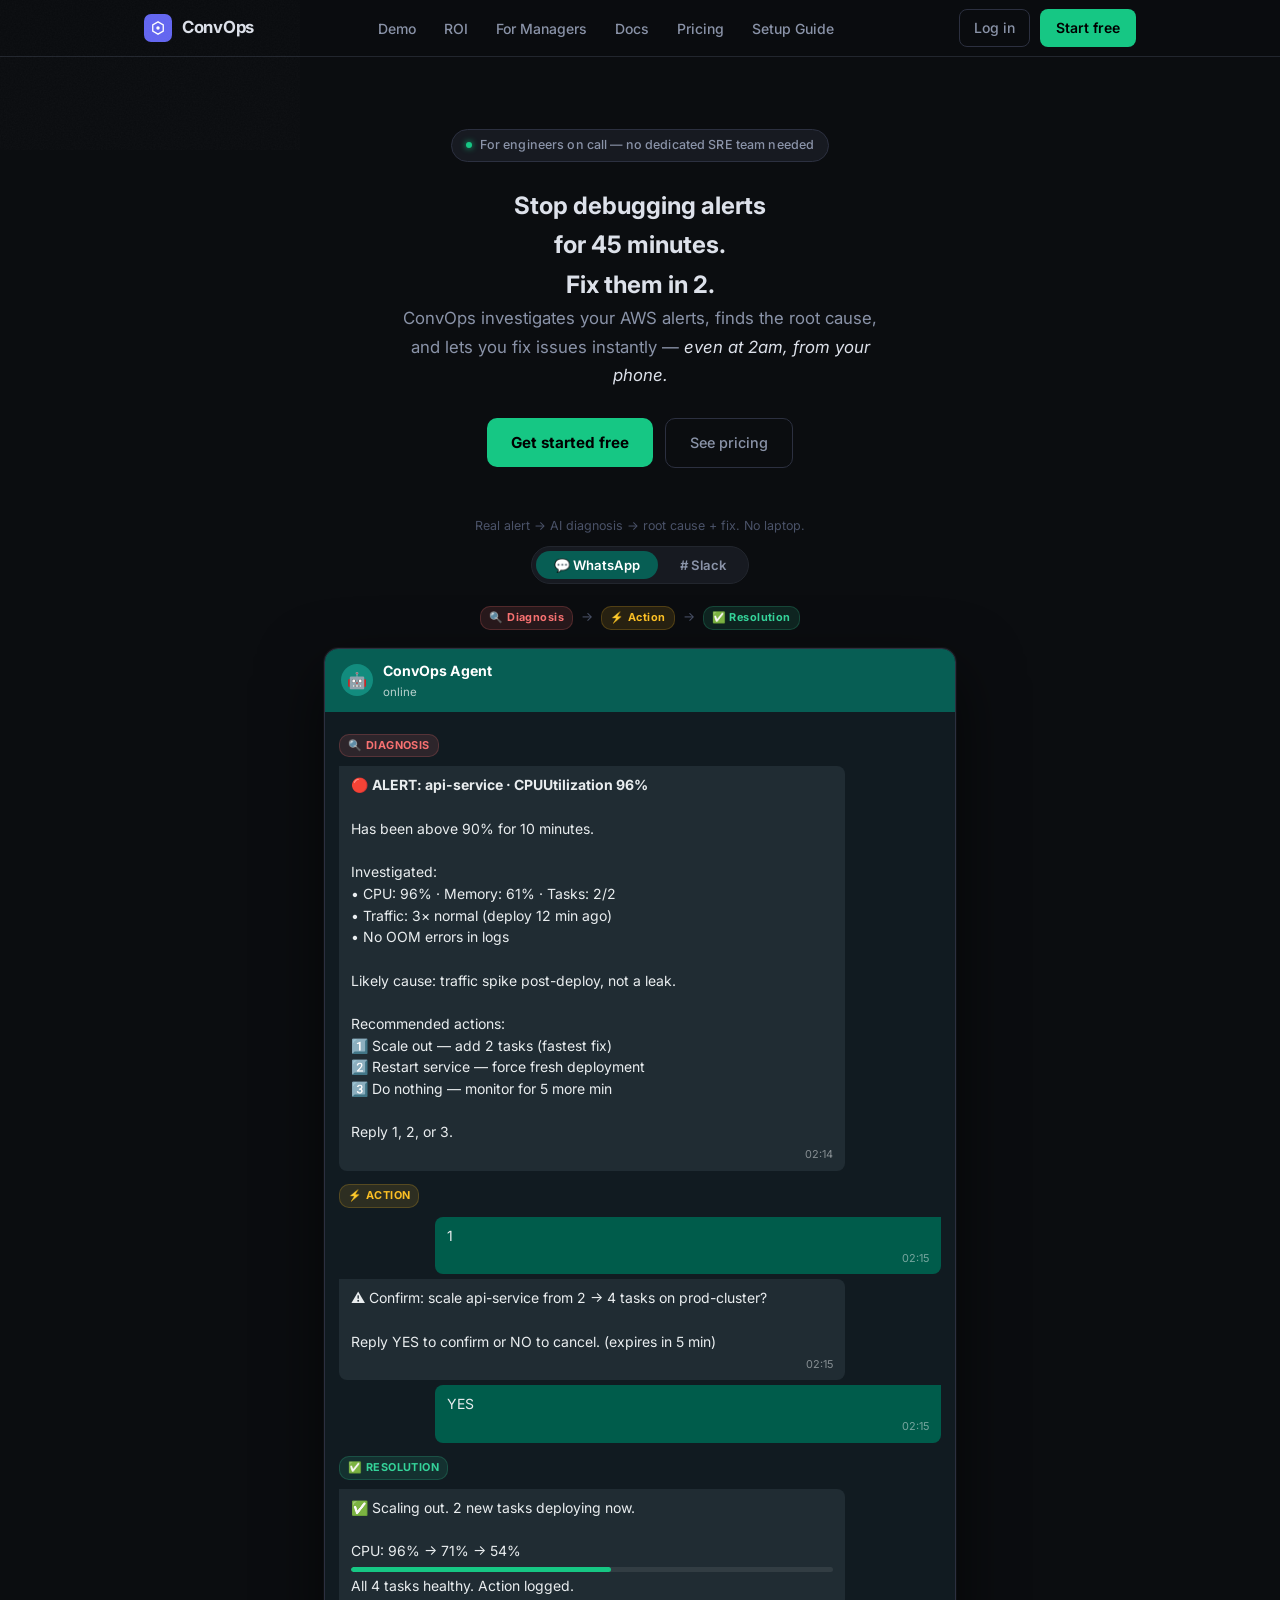
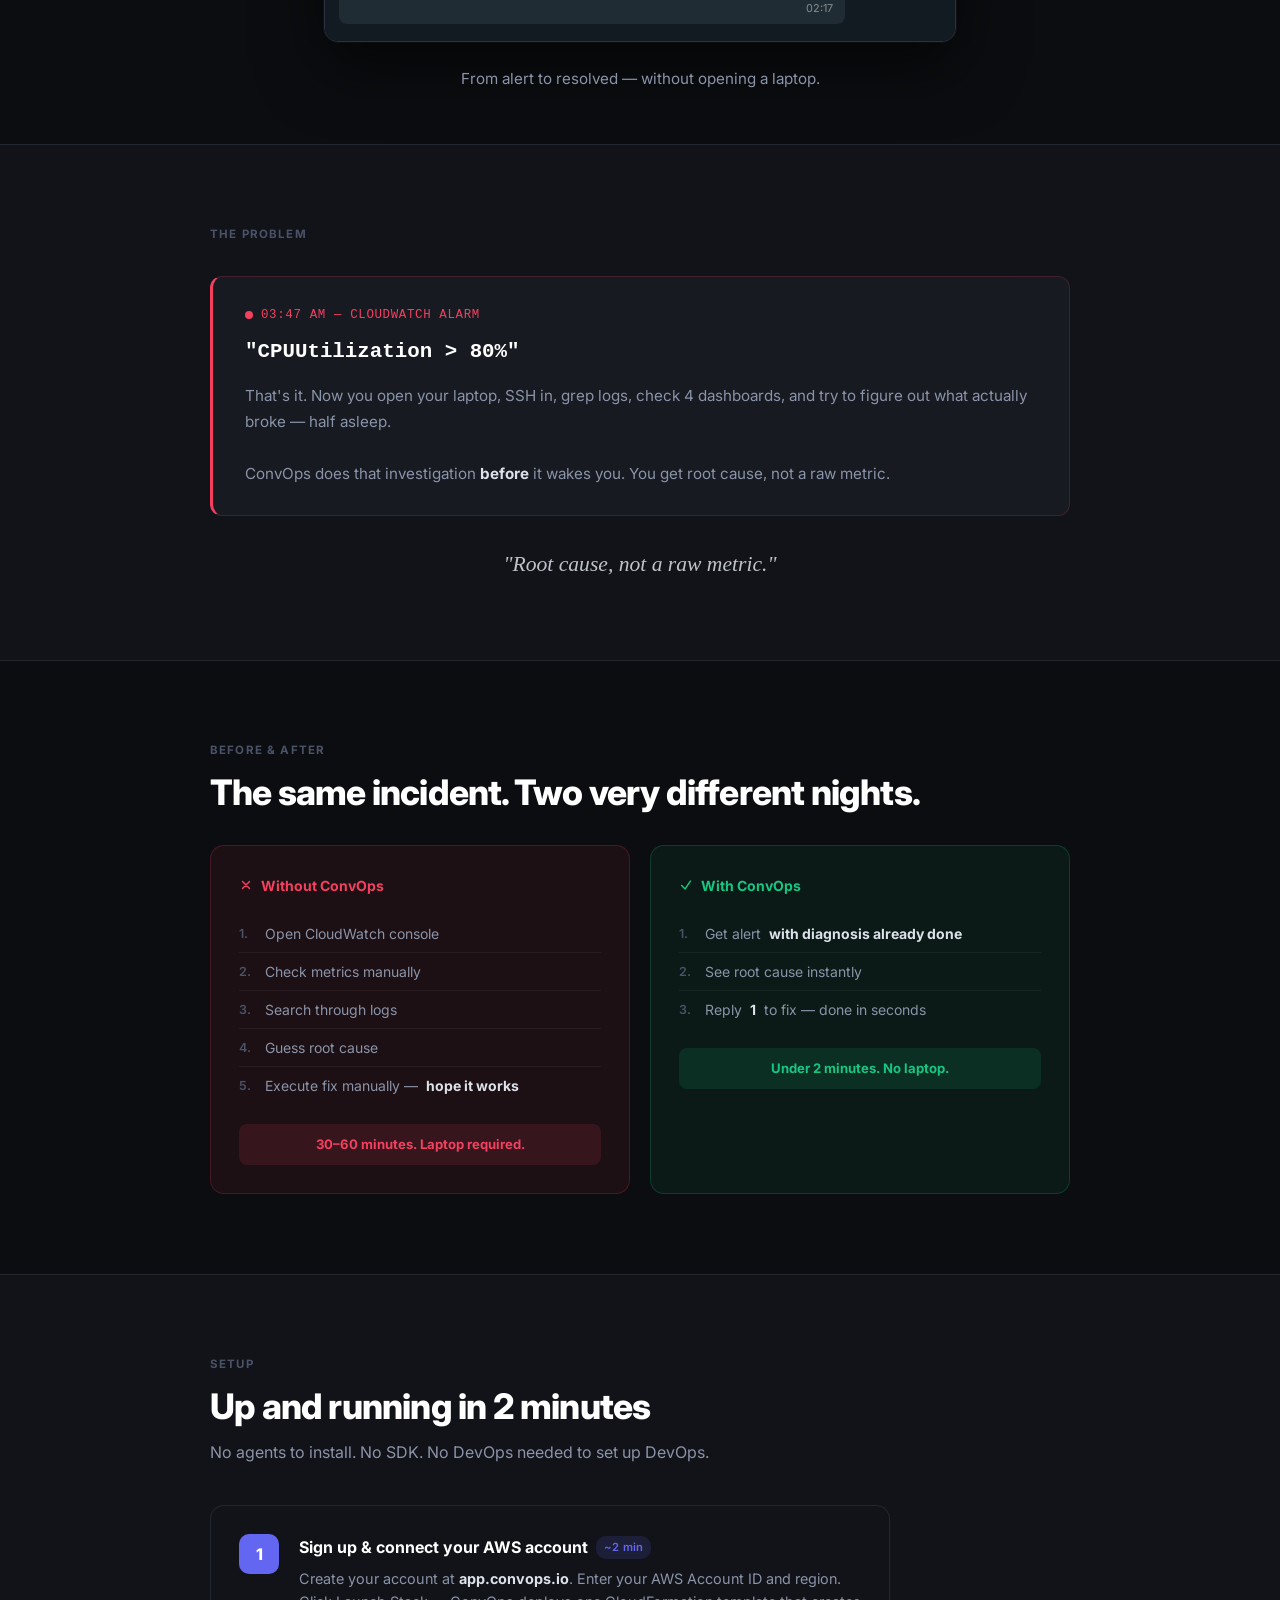
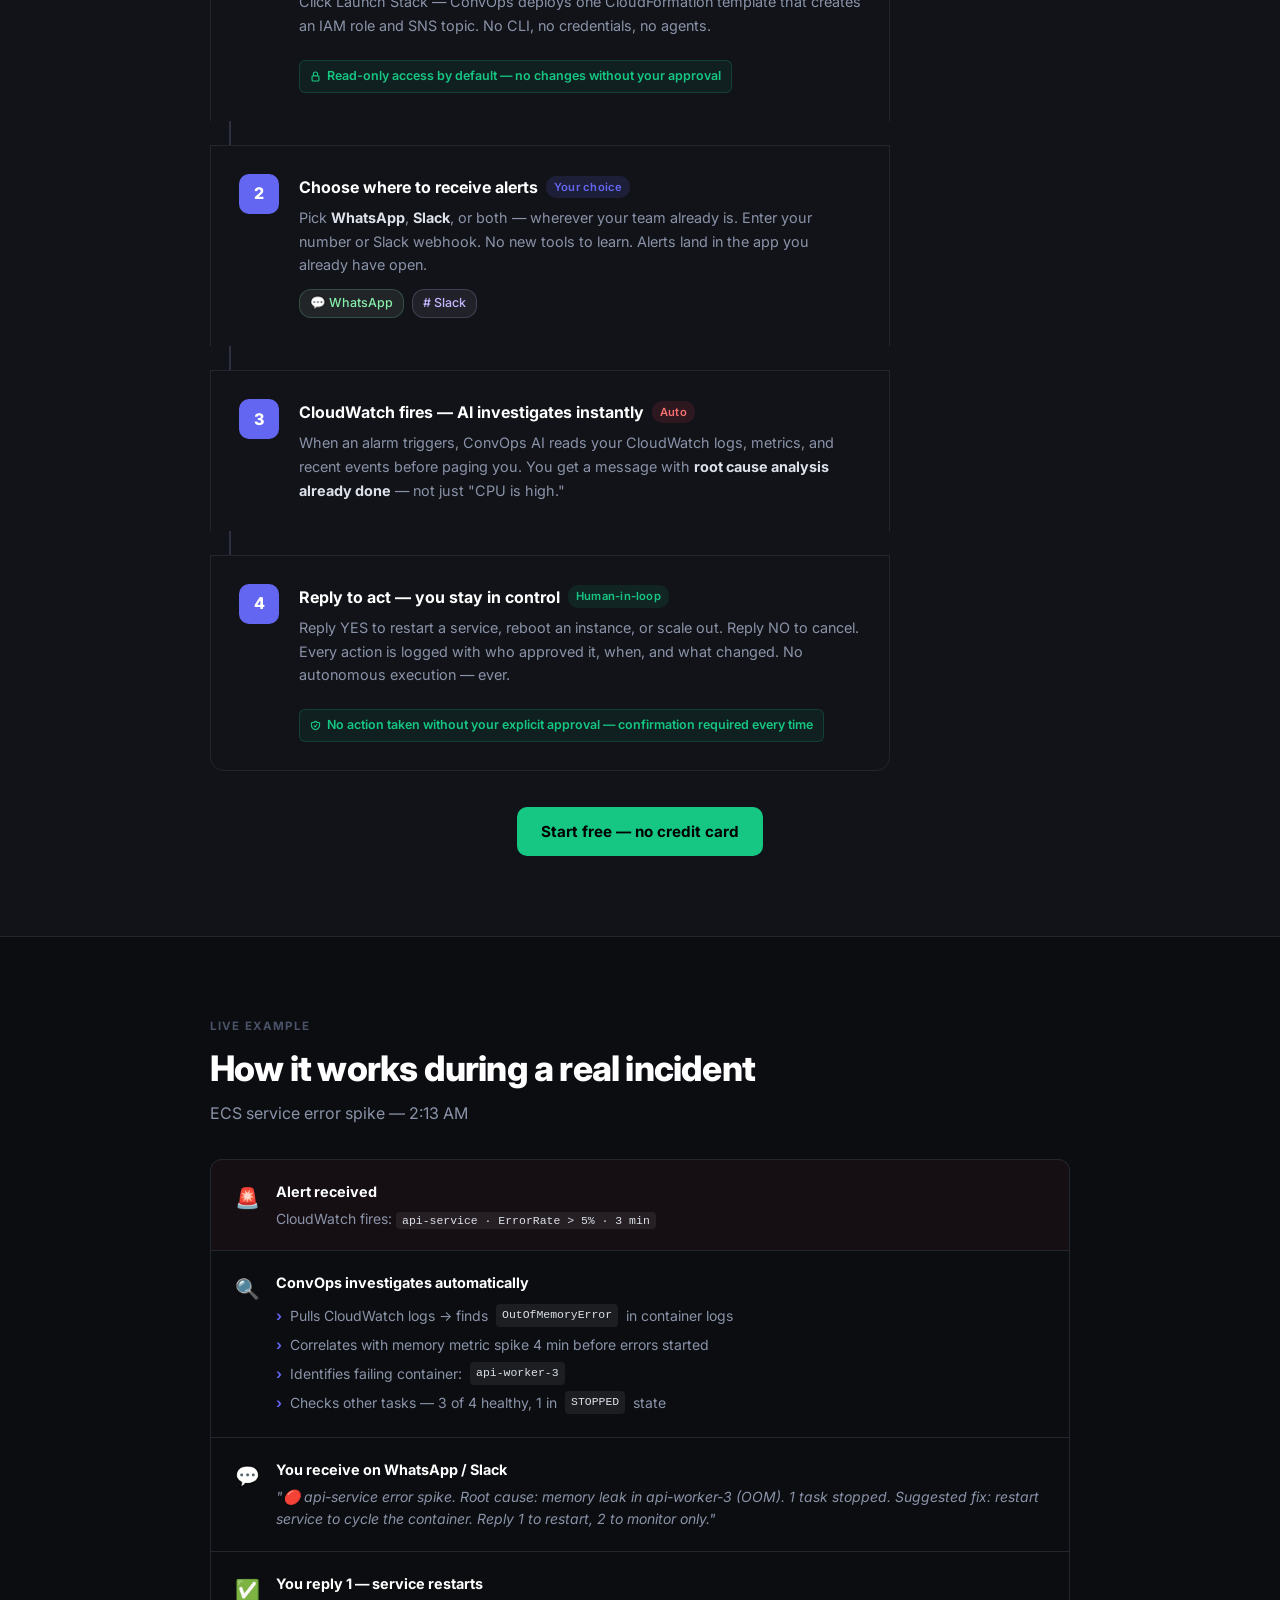
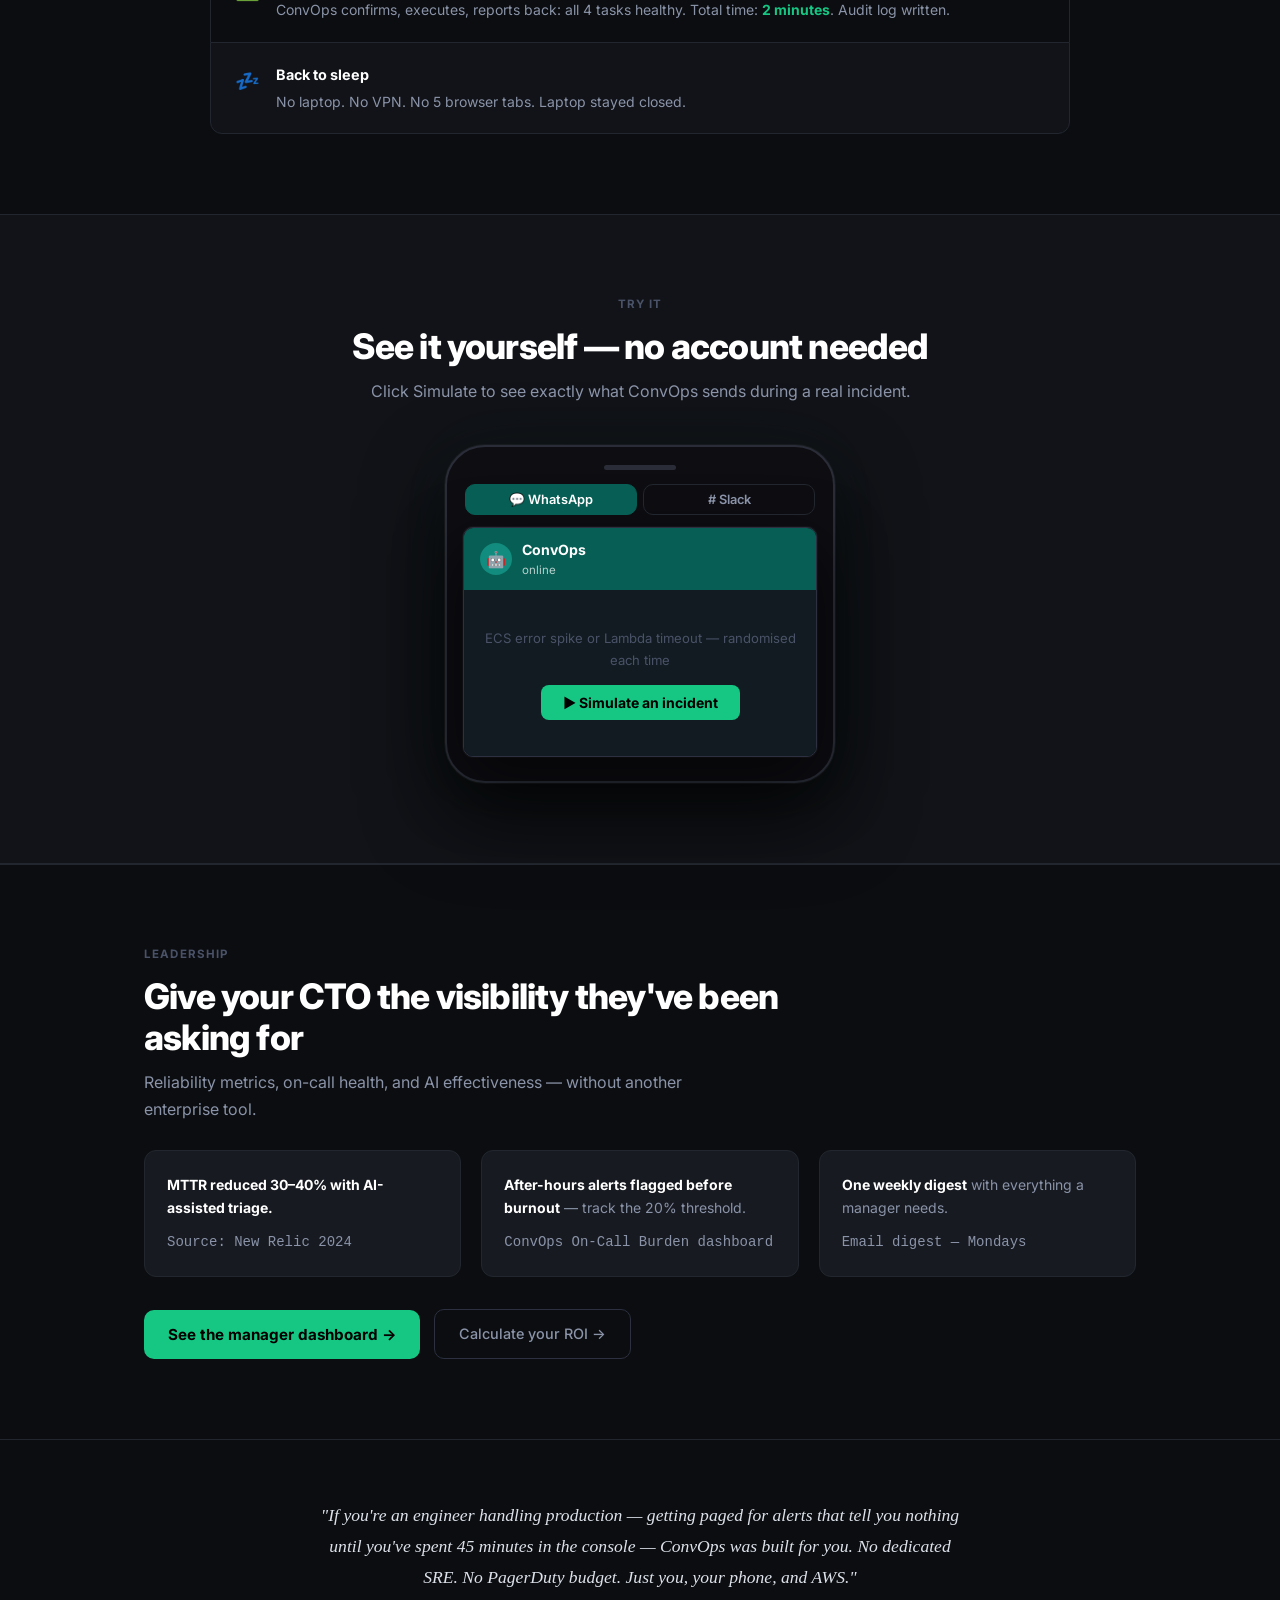
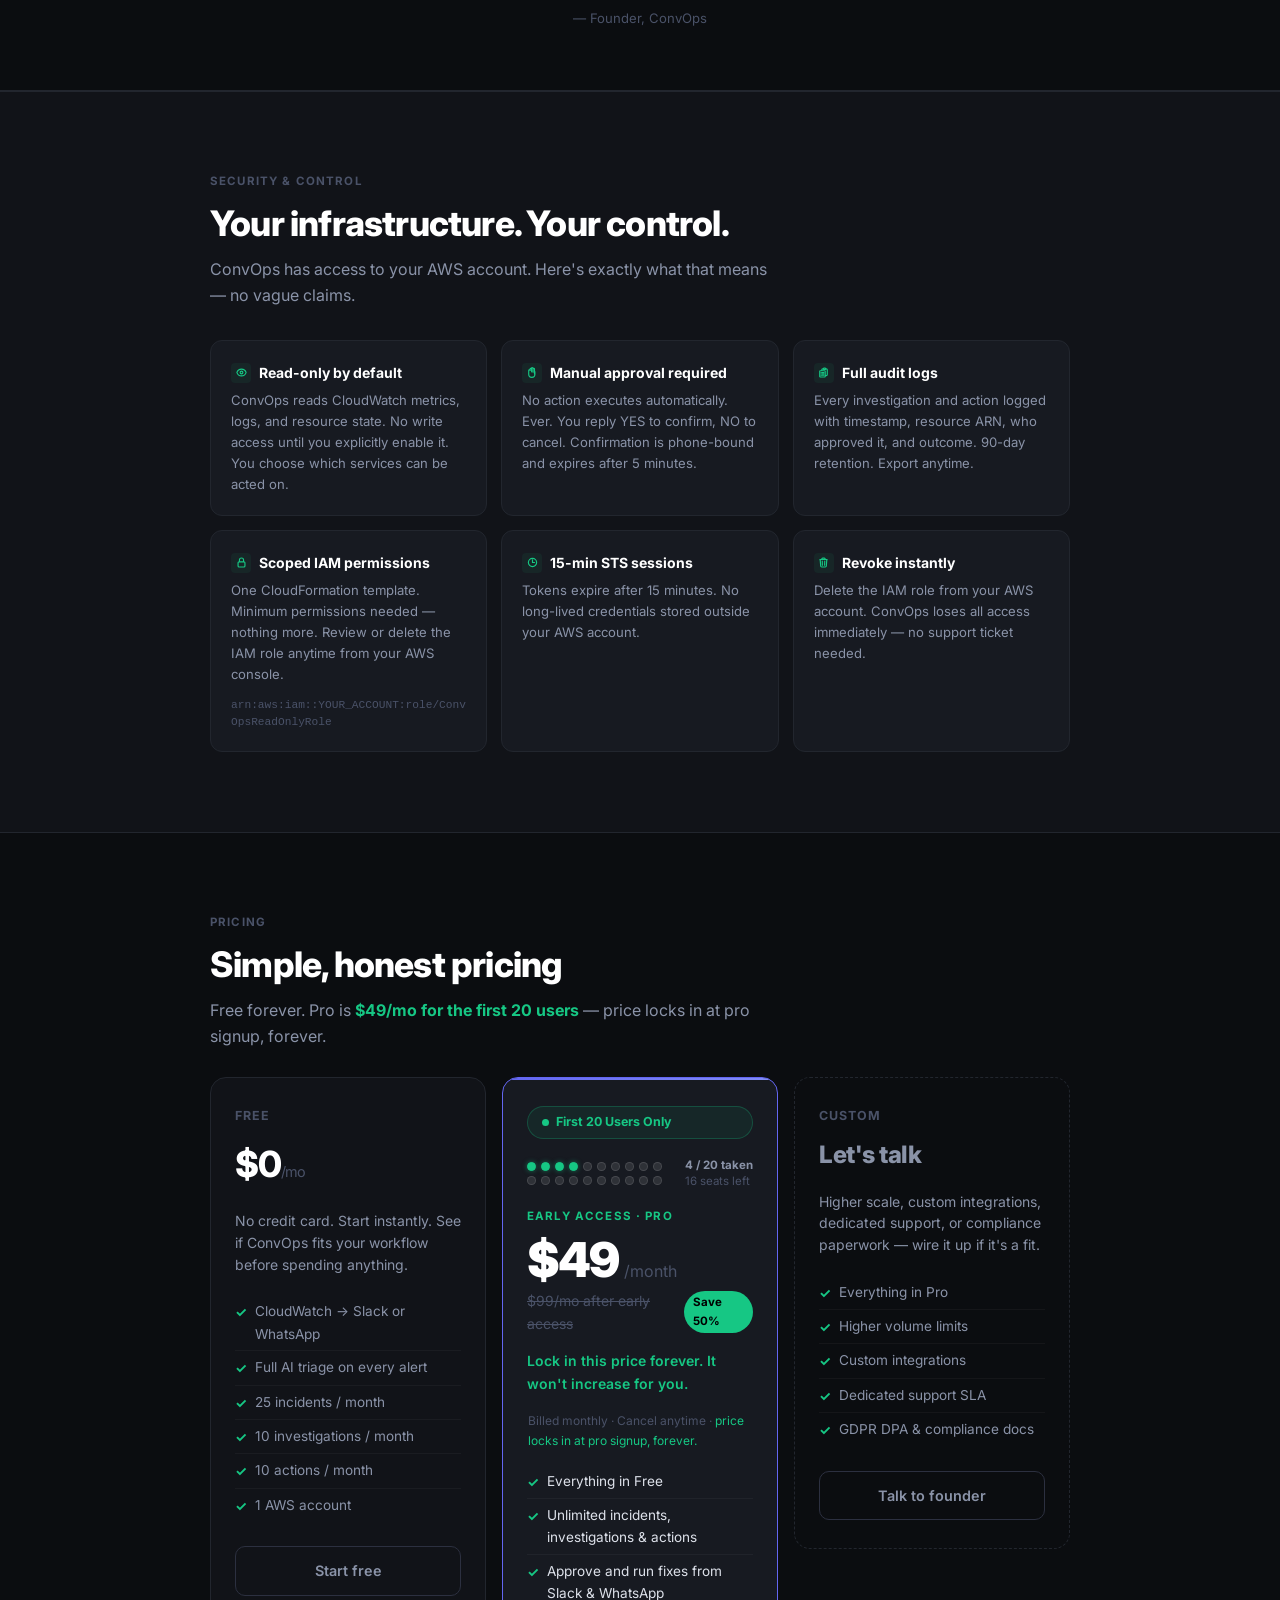
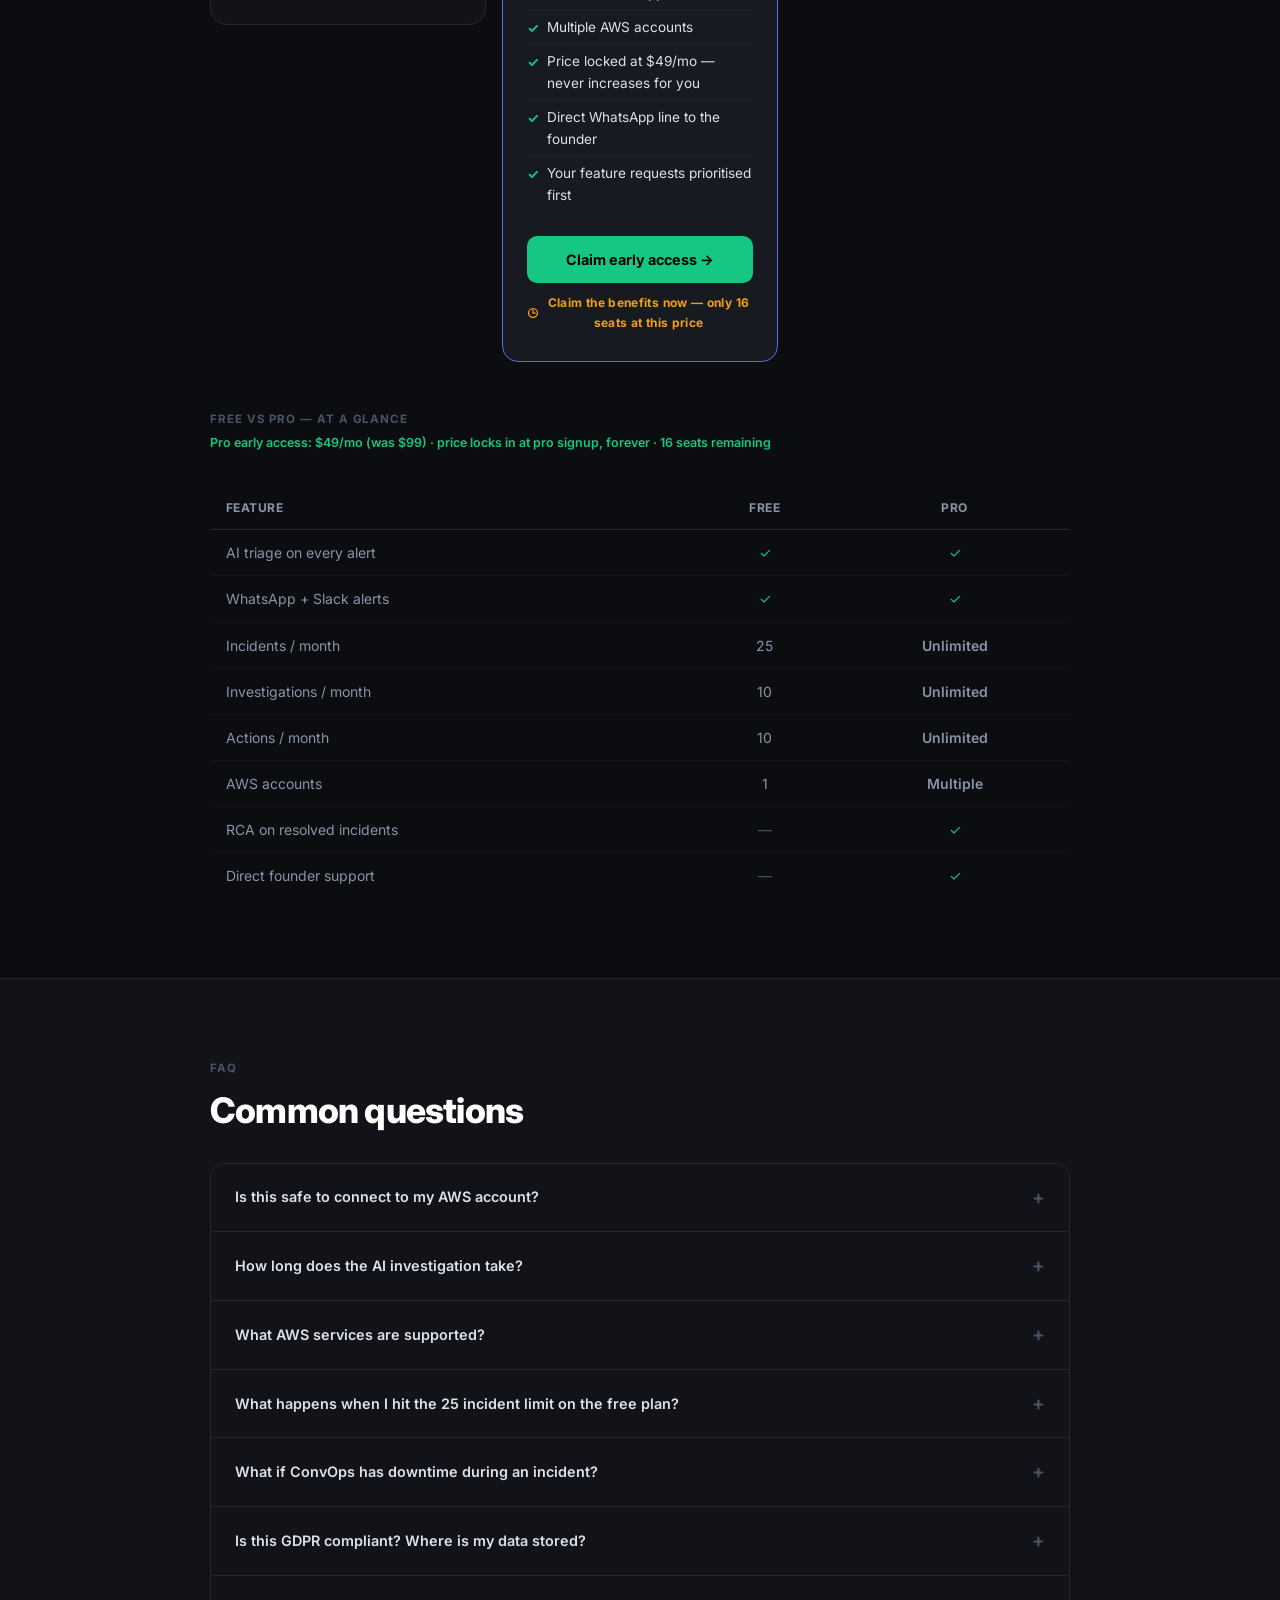
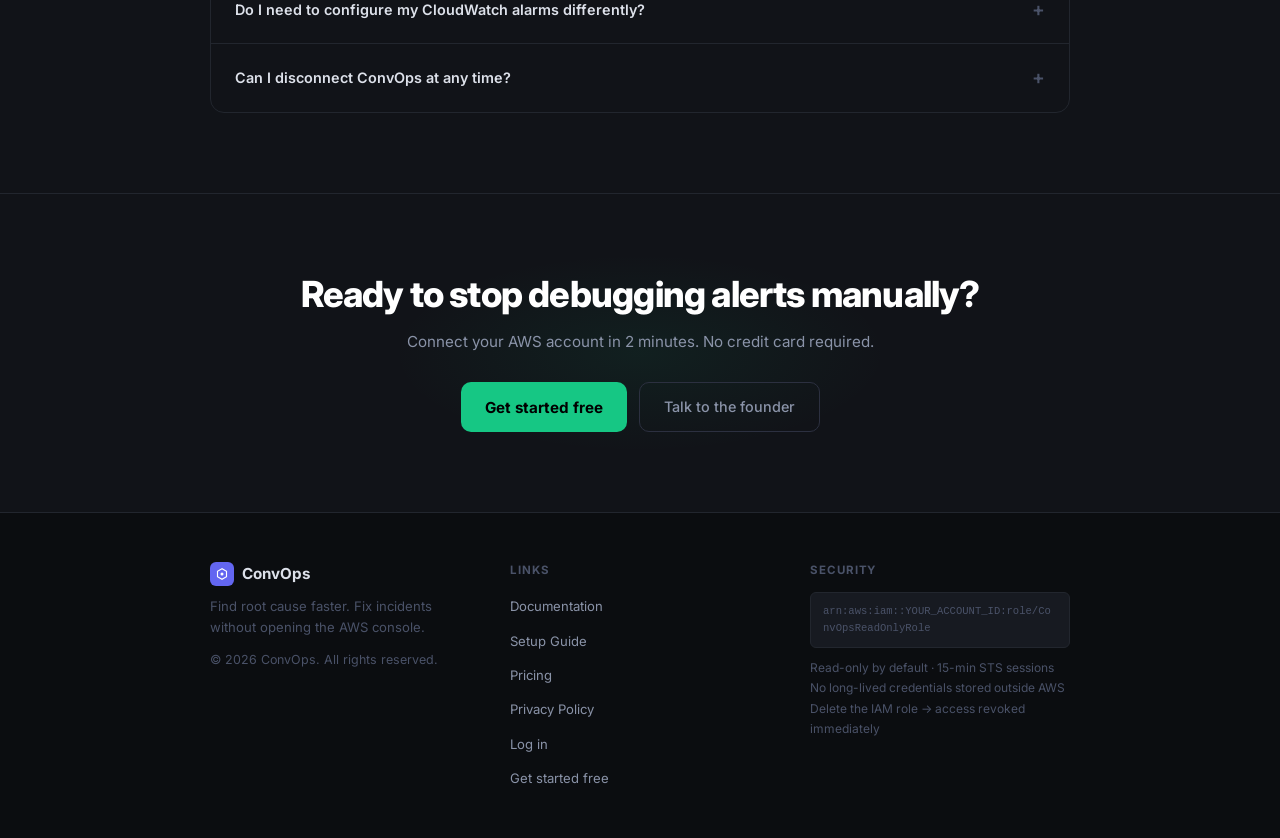
<file: index.html>
<!DOCTYPE html>
<html lang="en">
<head>
    <meta charset="UTF-8">
    <meta name="viewport" content="width=device-width, initial-scale=1.0">
    <title>ConvOps — Stop Debugging Alerts for 45 Minutes. Fix Them in 2.</title>
    <meta name="description" content="ConvOps delivers AWS CloudWatch alerts to WhatsApp or Slack with AI-powered root cause analysis. No laptop needed — investigate and fix incidents from your phone." />
    <meta property="og:title" content="ConvOps — Stop Debugging Alerts for 45 Minutes. Fix Them in 2." />
    <meta property="og:description" content="ConvOps delivers AWS CloudWatch alerts to WhatsApp or Slack with AI-powered root cause analysis. No laptop needed — investigate and fix incidents from your phone." />
    <meta property="og:url" content="https://convops.io" />
    <meta property="og:type" content="website" />
    <link rel="canonical" href="https://convops.io" />
    <link rel="preconnect" href="https://fonts.googleapis.com">
    <link rel="preconnect" href="https://fonts.gstatic.com" crossorigin>
    <link href="https://fonts.googleapis.com/css2?family=Inter:ital,opsz,wght@0,14..32,300;0,14..32,400;0,14..32,500;0,14..32,600;0,14..32,700;0,14..32,800;1,14..32,400&display=swap" rel="stylesheet">
    <style>
        /* ── DESIGN TOKENS ─────────────────────────────────── */
        :root {
            --bg:           #0b0d10;
            --s1:           #111318;
            --s2:           #171a21;
            --s3:           #1e2229;
            --border:       #22262e;
            --border-2:     #2c3040;
            --text:         #dde1ea;
            --text-2:       #8a93a8;
            --text-3:       #4a5268;
            --green:        #16c784;
            --green-glow:   rgba(22,199,132,0.12);
            --green-bg:     rgba(22,199,132,0.07);
            --red:          #f43f5e;
            --red-bg:       rgba(244,63,94,0.07);
            --amber:        #f59e0b;
            --amber-bg:     rgba(245,158,11,0.07);
            --indigo:       #6366f1;
            --indigo-dim:   #4f52cc;
            --font:         'Inter', -apple-system, BlinkMacSystemFont, sans-serif;
            --mono:         'SF Mono', 'Fira Code', 'Consolas', monospace;
        }

        /* ── RESET ─────────────────────────────────────────── */
        *, *::before, *::after { box-sizing: border-box; margin: 0; padding: 0; }
        html { scroll-behavior: smooth; }
        body {
            font-family: var(--font);
            background: var(--bg);
            color: var(--text);
            line-height: 1.65;
            font-size: 16px;
            -webkit-font-smoothing: antialiased;
        }
        a { color: inherit; }
        ul, ol { padding-left: 0; list-style: none; }
        p { margin-bottom: 12px; }
        p:last-child { margin-bottom: 0; }

        /* ── GRAIN OVERLAY (noise texture, 2AM aesthetic) ──── */
        .grain-overlay {
            position: fixed;
            inset: 0;
            pointer-events: none;
            z-index: 9999;
            opacity: 0.032;
        }

        /* ── NAV ───────────────────────────────────────────── */
        nav {
            position: sticky;
            top: 0;
            z-index: 100;
            background: rgba(11,13,16,0.85);
            backdrop-filter: blur(16px);
            -webkit-backdrop-filter: blur(16px);
            border-bottom: 1px solid var(--border);
        }
        .nav-inner {
            max-width: 1040px;
            margin: 0 auto;
            padding: 0 24px;
            height: 56px;
            display: flex;
            align-items: center;
            justify-content: space-between;
            gap: 20px;
        }
        .nav-logo {
            display: flex;
            align-items: center;
            gap: 10px;
            text-decoration: none;
            color: var(--text);
            font-weight: 700;
            font-size: 1.05rem;
            letter-spacing: -0.3px;
            flex-shrink: 0;
        }
        .nav-logo-icon {
            width: 28px;
            height: 28px;
            background: var(--indigo);
            border-radius: 7px;
            display: flex;
            align-items: center;
            justify-content: center;
            flex-shrink: 0;
        }
        .nav-links {
            display: flex;
            align-items: center;
            gap: 28px;
            list-style: none;
        }
        .nav-links a {
            text-decoration: none;
            color: var(--text-2);
            font-size: 0.875rem;
            font-weight: 500;
            transition: color 0.15s;
        }
        .nav-links a:hover { color: var(--text); }
        .nav-actions { display: flex; align-items: center; gap: 10px; }
        .btn-ghost {
            font-size: 0.875rem;
            font-weight: 500;
            color: var(--text-2);
            text-decoration: none;
            padding: 6px 14px;
            border-radius: 8px;
            border: 1px solid var(--border-2);
            transition: all 0.15s;
            white-space: nowrap;
        }
        .btn-ghost:hover { color: var(--text); border-color: var(--text-3); }
        .btn-primary-sm {
            font-size: 0.875rem;
            font-weight: 600;
            color: #000;
            background: var(--green);
            text-decoration: none;
            padding: 7px 16px;
            border-radius: 8px;
            transition: all 0.15s;
            white-space: nowrap;
        }
        .btn-primary-sm:hover { background: #12b070; }

        @media (max-width: 640px) { .nav-links { display: none; } }

        /* ── HERO ──────────────────────────────────────────── */
        .hero-section {
            padding: 72px 24px 0;
            text-align: center;
        }
        .hero-inner { max-width: 720px; margin: 0 auto; }
        .persona-pill {
            display: inline-flex;
            align-items: center;
            gap: 8px;
            background: var(--s2);
            border: 1px solid var(--border-2);
            border-radius: 20px;
            padding: 5px 14px;
            font-size: 0.78rem;
            color: var(--text-2);
            font-weight: 500;
            margin-bottom: 24px;
            letter-spacing: 0.01em;
        }
        .persona-dot {
            width: 6px;
            height: 6px;
            border-radius: 50%;
            background: var(--green);
            flex-shrink: 0;
            box-shadow: 0 0 6px var(--green);
        }
        .hero h1 {
            font-size: clamp(2rem, 5vw, 3.25rem);
            font-weight: 800;
            line-height: 1.1;
            letter-spacing: -1.5px;
            color: #fff;
            margin-bottom: 18px;
        }
        /* Editorial serif on one key phrase — the payoff line */
        .hero h1 .serif-line {
            font-style: italic;
            font-family: Georgia, 'Times New Roman', serif;
            font-weight: 400;
            color: var(--green);
            letter-spacing: -1px;
        }
        .hero-sub {
            font-size: 1.05rem;
            color: var(--text-2);
            max-width: 500px;
            margin: 0 auto 28px;
            line-height: 1.7;
        }
        .hero-sub em { font-style: italic; color: var(--text); }
        .hero-cta-group {
            display: flex;
            align-items: center;
            justify-content: center;
            gap: 12px;
            margin-bottom: 48px;
            flex-wrap: wrap;
        }
        .btn-hero {
            display: inline-flex;
            align-items: center;
            gap: 8px;
            background: var(--green);
            color: #000;
            font-weight: 700;
            font-size: 0.95rem;
            padding: 12px 24px;
            border-radius: 10px;
            text-decoration: none;
            transition: all 0.15s;
        }
        .btn-hero:hover { background: #12b070; transform: translateY(-1px); }
        .btn-hero-ghost {
            display: inline-flex;
            align-items: center;
            gap: 8px;
            color: var(--text-2);
            font-weight: 500;
            font-size: 0.9rem;
            padding: 12px 24px;
            border-radius: 10px;
            text-decoration: none;
            border: 1px solid var(--border-2);
            transition: all 0.15s;
        }
        .btn-hero-ghost:hover { color: var(--text); border-color: var(--text-3); }

        /* ── CHANNEL TOGGLE ────────────────────────────────── */
        .channel-toggle {
            display: inline-flex;
            background: var(--s2);
            border: 1px solid var(--border);
            border-radius: 24px;
            padding: 4px;
            margin-bottom: 14px;
            gap: 4px;
        }
        .ch-btn {
            padding: 6px 18px;
            border-radius: 20px;
            border: none;
            background: transparent;
            color: var(--text-2);
            font-size: 0.82rem;
            font-weight: 600;
            cursor: pointer;
            transition: all 0.18s;
            font-family: var(--font);
        }
        .ch-btn.active-wa    { background: #075e54; color: #fff; }
        .ch-btn.active-slack { background: #4A154B; color: #fff; }

        /* Stage labels (reused across sections) */
        .stage-label {
            display: inline-flex;
            align-items: center;
            gap: 5px;
            font-size: 0.68rem;
            font-weight: 700;
            padding: 2px 8px;
            border-radius: 10px;
            margin: 8px 0 4px;
            letter-spacing: 0.04em;
        }
        .stage-diag { color: #f87171; background: rgba(248,113,113,0.12); border: 1px solid rgba(248,113,113,0.2); }
        .stage-act  { color: #fbbf24; background: rgba(251,191,36,0.12);  border: 1px solid rgba(251,191,36,0.2); }
        .stage-res  { color: #34d399; background: rgba(52,211,153,0.12);  border: 1px solid rgba(52,211,153,0.2); }

        /* ── WHATSAPP WINDOW (dark variant) ────────────────── */
        .wa-window {
            background: #0d1117;
            border-radius: 14px;
            overflow: hidden;
            border: 1px solid var(--border-2);
            box-shadow: 0 24px 64px rgba(0,0,0,0.6), 0 0 0 1px rgba(255,255,255,0.04);
            text-align: left;
        }
        .wa-header {
            background: #075e54;
            padding: 10px 16px;
            display: flex;
            align-items: center;
            gap: 10px;
        }
        .wa-avatar {
            width: 32px; height: 32px;
            background: #128c7e;
            border-radius: 50%;
            display: flex; align-items: center; justify-content: center;
            font-size: 1em; flex-shrink: 0;
        }
        .wa-hname  { font-size: 0.88rem; font-weight: 700; color: #fff; }
        .wa-hstatus { font-size: 0.72rem; color: rgba(255,255,255,0.7); }
        .wa-body {
            background: #111b21;
            padding: 14px 14px 12px;
            min-height: 180px;
        }
        .bubble {
            max-width: 84%;
            padding: 8px 12px;
            border-radius: 8px;
            margin: 5px 0;
            font-size: 0.875rem;
            line-height: 1.55;
        }
        .bubble-bot  { background: #202c33; border-radius: 0 8px 8px 8px; margin-right: auto; color: #e9edef; }
        .bubble-user { background: #005c4b; border-radius: 8px 0 8px 8px; margin-left: auto;  color: #e9edef; }
        .bubble-time { font-size: 0.68rem; opacity: 0.5; margin-top: 3px; text-align: right; }

        /* Typing indicator */
        .typing-dots { display: inline-flex; align-items: center; gap: 4px; padding: 6px 2px; }
        .t-dot {
            width: 6px; height: 6px; border-radius: 50%;
            background: var(--text-2);
            animation: tdot 1.2s ease-in-out infinite;
        }
        .t-dot:nth-child(2) { animation-delay: 0.15s; }
        .t-dot:nth-child(3) { animation-delay: 0.3s; }
        @keyframes tdot {
            0%, 60%, 100% { transform: translateY(0); opacity: 0.4; }
            30% { transform: translateY(-4px); opacity: 1; }
        }

        /* CPU bar animation — the one satisfying payoff */
        .cpu-bar-wrap {
            background: rgba(255,255,255,0.08);
            border-radius: 4px; height: 5px;
            margin: 5px 0 3px; overflow: hidden;
        }
        .cpu-bar {
            height: 100%; border-radius: 4px;
            animation: cpu-resolve 2.5s ease-out forwards;
            animation-delay: 0.3s;
        }
        @keyframes cpu-resolve {
            0%   { width: 96%; background: var(--red); }
            40%  { width: 71%; background: var(--amber); }
            100% { width: 54%; background: var(--green); }
        }

        /* Bubble fade-in stagger */
        @keyframes bubble-in {
            from { opacity: 0; transform: translateY(6px); }
            to   { opacity: 1; transform: translateY(0); }
        }
        .b-anim { opacity: 0; animation: bubble-in 0.35s ease forwards; }

        /* ── SLACK WINDOW ──────────────────────────────────── */
        .slack-window {
            background: #1a1d21;
            border-radius: 14px; overflow: hidden;
            border: 1px solid var(--border-2);
            box-shadow: 0 24px 64px rgba(0,0,0,0.6), 0 0 0 1px rgba(255,255,255,0.04);
            text-align: left;
        }
        .slack-header {
            background: #350D36;
            padding: 10px 16px;
            font-size: 0.88rem; font-weight: 700; color: #fff;
            display: flex; align-items: center; gap: 5px;
        }
        .slack-body { padding: 12px 16px; }
        .slack-msg { display: flex; gap: 10px; margin: 12px 0; align-items: flex-start; }
        .s-avatar {
            width: 32px; height: 32px; border-radius: 6px;
            display: flex; align-items: center; justify-content: center;
            font-size: 0.9em; flex-shrink: 0;
        }
        .s-avatar-bot  { background: #4A154B; }
        .s-avatar-user { background: #1164A3; }
        .s-content { flex: 1; }
        .s-name {
            font-size: 0.8rem; font-weight: 700; margin-bottom: 2px;
        }
        .s-name-bot  { color: #E8A0D8; }
        .s-name-user { color: #6FB3F2; }
        .s-ts { font-weight: 400; opacity: 0.45; font-size: 0.88em; margin-left: 5px; }
        .s-text { color: #D1D2D3; font-size: 0.875rem; line-height: 1.55; }
        .s-btn {
            display: inline-block;
            background: #4A154B; color: #fff;
            padding: 3px 10px; border-radius: 4px;
            font-size: 0.82em; font-weight: 600;
            margin: 4px 4px 0 0;
        }
        .s-divider { border: none; border-top: 1px solid #2d2f33; margin: 4px 0; }

        /* ── SECTION LAYOUT ────────────────────────────────── */
        .section { padding: 80px 24px; }
        .section-alt { background: var(--s1); }
        .section-inner { max-width: 860px; margin: 0 auto; }
        .section-label {
            font-size: 0.72rem; font-weight: 700;
            letter-spacing: 0.1em; text-transform: uppercase;
            color: var(--text-3); margin-bottom: 12px;
        }
        .section-title {
            font-size: clamp(1.5rem, 3.5vw, 2.2rem);
            font-weight: 800; letter-spacing: -0.8px;
            color: #fff; margin-bottom: 12px; line-height: 1.15;
        }
        .section-sub { font-size: 1rem; color: var(--text-2); max-width: 560px; }

        /* ── PROBLEM ───────────────────────────────────────── */
        .alarm-card {
            background: var(--s2);
            border: 1px solid rgba(244,63,94,0.2);
            border-left: 3px solid var(--red);
            border-radius: 12px;
            padding: 28px 32px;
            margin: 32px 0;
        }
        .alarm-time {
            font-family: var(--mono);
            font-size: 0.78rem; color: var(--red);
            margin-bottom: 10px;
            display: flex; align-items: center; gap: 8px;
            text-transform: uppercase; letter-spacing: 0.05em;
        }
        .alarm-pulse {
            width: 8px; height: 8px; border-radius: 50%;
            background: var(--red);
            animation: pulse 1.5s ease-in-out infinite;
            flex-shrink: 0;
        }
        @keyframes pulse {
            0%, 100% { opacity: 1; transform: scale(1); }
            50% { opacity: 0.35; transform: scale(0.65); }
        }
        .alarm-metric {
            font-family: var(--mono);
            font-size: 1.3rem; font-weight: 700;
            color: #fff; margin-bottom: 14px;
        }
        .alarm-desc { color: var(--text-2); font-size: 0.95rem; line-height: 1.7; }
        /* The one editorial serif moment */
        .problem-quote {
            display: block;
            font-family: Georgia, 'Times New Roman', serif;
            font-style: italic;
            font-size: 1.35rem;
            color: var(--text);
            margin-top: 32px;
            text-align: center;
            opacity: 0.85;
            line-height: 1.5;
        }

        /* ── COMPARISON ────────────────────────────────────── */
        .compare-grid {
            display: grid;
            grid-template-columns: 1fr 1fr;
            gap: 20px; margin-top: 32px;
        }
        @media (max-width: 600px) { .compare-grid { grid-template-columns: 1fr; } }
        .compare-card {
            border-radius: 14px; padding: 28px;
            border: 1px solid var(--border);
        }
        .compare-bad  { background: var(--red-bg);   border-color: rgba(244,63,94,0.2); }
        .compare-good { background: var(--green-bg); border-color: rgba(22,199,132,0.2); }
        .compare-title {
            font-size: 0.875rem; font-weight: 700;
            margin-bottom: 18px;
            display: flex; align-items: center; gap: 8px;
        }
        .c-bad  { color: var(--red); }
        .c-good { color: var(--green); }
        .compare-list { list-style: none; margin-bottom: 20px; }
        .compare-list li {
            padding: 8px 0;
            font-size: 0.875rem; color: var(--text-2);
            border-bottom: 1px solid rgba(255,255,255,0.05);
            display: flex; align-items: flex-start; gap: 8px;
            line-height: 1.5;
        }
        .compare-list li:last-child { border-bottom: none; }
        .compare-list li strong { color: var(--text); }
        .li-num { color: var(--text-3); font-size: 0.78rem; font-weight: 600; min-width: 18px; margin-top: 2px; flex-shrink: 0; }
        .compare-verdict {
            text-align: center; font-size: 0.82rem; font-weight: 700;
            padding: 10px; border-radius: 8px;
        }
        .verdict-bad  { background: rgba(244,63,94,0.12); color: var(--red); }
        .verdict-good { background: rgba(22,199,132,0.12); color: var(--green); }

        /* ── HOW IT WORKS ──────────────────────────────────── */
        .steps-flow {
            margin-top: 40px;
            display: flex; flex-direction: column; gap: 0;
            max-width: 680px;
        }
        .step-item {
            display: flex; gap: 20px;
            align-items: flex-start;
            padding: 28px;
            background: var(--s1);
            border: 1px solid var(--border);
        }
        .step-item:first-child { border-radius: 14px 14px 0 0; }
        .step-item:last-child  { border-radius: 0 0 14px 14px; }
        .step-item:not(:last-child) { border-bottom: none; }
        .step-num {
            width: 40px; height: 40px; border-radius: 10px;
            background: var(--indigo);
            display: flex; align-items: center; justify-content: center;
            font-size: 1rem; font-weight: 800; color: #fff; flex-shrink: 0;
        }
        .step-connector {
            width: 2px; background: var(--border-2);
            height: 24px; margin-left: 19px;
        }
        .step-content h3 {
            font-size: 1rem; font-weight: 700; color: #fff;
            margin-bottom: 6px;
            display: flex; align-items: center; gap: 8px; flex-wrap: wrap;
        }
        .step-tag {
            font-size: 0.7rem; padding: 2px 8px; border-radius: 10px;
            font-weight: 600; letter-spacing: 0.02em;
        }
        .tag-time { background: rgba(99,102,241,0.15); color: var(--indigo); }
        .tag-auto { background: rgba(244,63,94,0.12);  color: #f87171; }
        .tag-loop { background: rgba(22,199,132,0.1);  color: var(--green); }
        .step-content p { font-size: 0.9rem; color: var(--text-2); line-height: 1.65; }
        .step-note {
            display: inline-flex; align-items: center; gap: 6px;
            margin-top: 10px; padding: 5px 10px; border-radius: 6px;
            font-size: 0.78rem; font-weight: 600;
            background: var(--green-bg); color: var(--green);
            border: 1px solid rgba(22,199,132,0.2);
        }

        /* ── INCIDENT WALKTHROUGH ──────────────────────────── */
        .walkthrough { display: flex; flex-direction: column; gap: 0; margin-top: 32px; }
        .wt-row {
            display: flex; gap: 16px;
            padding: 20px 24px;
            border: 1px solid var(--border);
        }
        .wt-row:first-child { border-radius: 12px 12px 0 0; }
        .wt-row:last-child  { border-radius: 0 0 12px 12px; }
        .wt-row:not(:last-child) { border-bottom: none; }
        .wt-icon { font-size: 1.25rem; flex-shrink: 0; margin-top: 2px; }
        .wt-title { font-size: 0.9rem; font-weight: 700; color: #fff; margin-bottom: 4px; }
        .wt-desc  { font-size: 0.875rem; color: var(--text-2); line-height: 1.6; }
        code.inline {
            font-family: var(--mono); font-size: 0.82em;
            background: rgba(255,255,255,0.07);
            padding: 2px 6px; border-radius: 4px; color: var(--text);
        }
        .wt-list { list-style: none; margin-top: 6px; }
        .wt-list li {
            font-size: 0.875rem; color: var(--text-2);
            padding: 3px 0;
            display: flex; align-items: flex-start; gap: 8px;
        }
        .wt-list li::before { content: '›'; color: var(--indigo); font-weight: 700; flex-shrink: 0; }
        .wt-row-alarm { background: rgba(244,63,94,0.04); }
        .wt-row-alt   { background: var(--s1); }

        /* ── PHONE BEZEL SIMULATOR ─────────────────────────── */
        .sim-wrap { max-width: 390px; margin: 40px auto 0; }
        .phone-bezel {
            background: #0d0d12;
            border: 2px solid #2a2d38;
            border-radius: 40px;
            padding: 18px 16px 24px;
            box-shadow:
                0 0 0 1px rgba(255,255,255,0.04),
                0 32px 80px rgba(0,0,0,0.7),
                0 0 60px rgba(22,199,132,0.04);
        }
        .phone-notch {
            width: 72px; height: 5px;
            background: #2a2d38;
            border-radius: 3px;
            margin: 0 auto 14px;
        }
        .sim-tabs {
            display: flex; gap: 6px;
            margin-bottom: 12px; padding: 0 2px;
        }
        .sim-tab {
            flex: 1; padding: 7px 10px;
            border-radius: 10px; border: 1px solid var(--border);
            background: transparent; color: var(--text-2);
            font-size: 0.8rem; font-weight: 600; cursor: pointer;
            transition: all 0.18s; font-family: var(--font);
        }
        .sim-tab.wa-active    { background: #075e54; border-color: #075e54; color: #fff; }
        .sim-tab.slack-active { background: #4A154B; border-color: #4A154B; color: #fff; }

        /* Post-simulator Pro CTA — shown only after incident resolves */
        .sim-pro-cta {
            display: none;
            background: var(--s2);
            border: 1px solid rgba(99,102,241,0.3);
            border-radius: 12px;
            padding: 20px; margin-top: 16px;
            text-align: center;
        }
        .sim-pro-cta.visible { display: block; }
        .sim-pro-cta strong { color: #fff; display: block; font-size: 1rem; margin-bottom: 6px; }
        .sim-pro-cta p { font-size: 0.85rem; color: var(--text-2); margin-bottom: 12px; }

        /* ── QUOTE / SOCIAL PROOF ──────────────────────────── */
        .quote-section {
            padding: 60px 24px;
            border-top: 1px solid var(--border);
            border-bottom: 1px solid var(--border);
        }
        .quote-inner { max-width: 640px; margin: 0 auto; text-align: center; }
        blockquote {
            font-family: Georgia, 'Times New Roman', serif;
            font-style: italic;
            font-size: 1.1rem;
            color: var(--text);
            line-height: 1.75;
            margin-bottom: 16px;
        }
        .quote-attr { font-size: 0.82rem; color: var(--text-3); }

        /* ── SECURITY (cockpit density) ────────────────────── */
        .security-grid {
            display: grid;
            grid-template-columns: repeat(auto-fit, minmax(240px, 1fr));
            gap: 14px; margin-top: 32px;
        }
        .sec-card {
            background: var(--s2);
            border: 1px solid var(--border);
            border-radius: 12px; padding: 20px;
        }
        .sec-card-title {
            font-size: 0.875rem; font-weight: 700; color: #fff;
            margin-bottom: 6px;
            display: flex; align-items: center; gap: 8px;
        }
        .sec-icon {
            width: 20px; height: 20px; border-radius: 4px;
            background: var(--green-bg);
            display: flex; align-items: center; justify-content: center; flex-shrink: 0;
        }
        .sec-card p { font-size: 0.82rem; color: var(--text-2); line-height: 1.6; }
        .sec-mono {
            font-family: var(--mono);
            font-size: 0.7rem; color: var(--text-3);
            margin-top: 8px; word-break: break-all; line-height: 1.5;
        }

        /* ── EARLY ACCESS BADGE ──────────────────────────────── */
        .ea-badge {
            display: inline-flex; align-items: center; gap: 7px;
            background: rgba(22,199,132,0.08); border: 1px solid rgba(22,199,132,0.25);
            border-radius: 99px; padding: 5px 14px;
            font-size: 0.78rem; font-weight: 700; color: var(--green);
            margin-bottom: 18px;
        }
        .ea-dot {
            width: 7px; height: 7px; border-radius: 50%;
            background: var(--green);
            box-shadow: 0 0 0 0 rgba(22,199,132,0.6);
            animation: ea-pulse 2s infinite;
            flex-shrink: 0;
        }
        @keyframes ea-pulse {
            0%   { box-shadow: 0 0 0 0   rgba(22,199,132,0.6); }
            70%  { box-shadow: 0 0 0 7px rgba(22,199,132,0); }
            100% { box-shadow: 0 0 0 0   rgba(22,199,132,0); }
        }
        .ea-price-row { display: flex; align-items: baseline; gap: 6px; margin-bottom: 4px; }
        .ea-price-big { font-size: 3rem; font-weight: 900; color: #fff; letter-spacing: -2px; line-height: 1; }
        .ea-price-period { font-size: 1rem; font-weight: 400; color: var(--text-3); }
        .ea-was-row { display: flex; align-items: center; gap: 8px; margin-bottom: 14px; }
        .ea-was { font-size: 0.875rem; color: var(--text-3); text-decoration: line-through; }
        .ea-save { font-size: 0.72rem; font-weight: 700; background: var(--green); color: #000; border-radius: 99px; padding: 2px 9px; }
        .ea-lock { font-size: 0.875rem; color: var(--green); font-weight: 600; margin-bottom: 16px; }
        /* seat dots */
        .ea-seats {
            display: flex; align-items: center; gap: 10px; margin-bottom: 18px;
        }
        .ea-seat-dots { display: flex; gap: 5px; flex-wrap: wrap; }
        .ea-seat-dot {
            width: 9px; height: 9px; border-radius: 50%;
            background: rgba(255,255,255,0.1); border: 1px solid rgba(255,255,255,0.12);
            flex-shrink: 0;
        }
        .ea-seat-dot.taken {
            background: var(--green);
            border-color: var(--green);
            box-shadow: 0 0 5px rgba(22,199,132,0.5);
        }
        .ea-seats-label { font-size: 0.72rem; color: var(--text-3); line-height: 1.4; white-space: nowrap; }
        .ea-seats-label strong { color: var(--text-2); display: block; }
        /* urgency line */
        .ea-urgency {
            text-align: center; margin-top: 10px;
            font-size: 0.75rem; font-weight: 700;
            color: var(--amber); letter-spacing: 0.03em;
            display: flex; align-items: center; justify-content: center; gap: 5px;
        }

        /* ── PRICING ───────────────────────────────────────── */
        .pricing-grid {
            display: grid;
            grid-template-columns: repeat(auto-fit, minmax(240px, 1fr));
            gap: 16px; margin-top: 28px; align-items: start;
        }
        .price-card {
            background: var(--s1);
            border: 1px solid var(--border);
            border-radius: 16px; padding: 28px 24px;
            display: flex; flex-direction: column;
        }
        /* Pro card = cockpit aesthetic — denser, darker, authority */
        .price-card.pro {
            background: var(--s2);
            border-color: var(--indigo);
            position: relative; overflow: hidden;
        }
        .price-card.pro::before {
            content: '';
            position: absolute; top: 0; left: 0; right: 0; height: 2px;
            background: linear-gradient(90deg, var(--indigo), #818cf8);
        }
        .price-plan {
            font-size: 0.78rem; font-weight: 700;
            letter-spacing: 0.08em; text-transform: uppercase;
            color: var(--text-3); margin-bottom: 8px;
        }
        .price-amount {
            font-size: 2.25rem; font-weight: 800;
            color: #fff; letter-spacing: -1px; margin-bottom: 4px;
        }
        .price-period { font-size: 0.9rem; font-weight: 400; color: var(--text-3); }
        .price-desc { font-size: 0.875rem; color: var(--text-2); margin: 12px 0 20px; line-height: 1.55; }
        .price-features { list-style: none; flex: 1; margin-bottom: 24px; }
        .price-features li {
            font-size: 0.85rem; color: var(--text-2);
            padding: 5px 0;
            display: flex; align-items: flex-start; gap: 8px;
            border-bottom: 1px solid rgba(255,255,255,0.04);
        }
        .price-features li:last-child { border-bottom: none; }
        .pf-check { color: var(--green); font-weight: 700; flex-shrink: 0; margin-top: 1px; }
        .price-card.pro .price-features li { color: var(--text); }

        /* Cockpit audit log snippet in Pro card */
        .cockpit-detail {
            background: var(--bg);
            border: 1px solid var(--border);
            border-radius: 8px; padding: 10px 12px; margin-bottom: 16px;
        }
        .cockpit-label {
            font-size: 0.65rem; color: var(--text-3);
            text-transform: uppercase; letter-spacing: 0.07em; margin-bottom: 6px;
            font-family: var(--mono);
        }
        .cockpit-row {
            font-family: var(--mono);
            font-size: 0.68rem; color: var(--text-3);
            display: flex; justify-content: space-between;
            padding: 2px 0;
        }
        .cockpit-row .val { color: var(--green); }

        .btn-price {
            display: block; text-align: center;
            padding: 12px 20px; border-radius: 10px;
            font-weight: 600; font-size: 0.9rem;
            text-decoration: none; transition: all 0.15s;
        }
        .btn-price-outline { border: 1px solid var(--border-2); color: var(--text-2); }
        .btn-price-outline:hover { border-color: var(--text-3); color: var(--text); }
        .btn-price-solid { background: var(--indigo); color: #fff; }
        .btn-price-solid:hover { background: var(--indigo-dim); }

        /* Free vs Pro comparison table */
        .compare-table {
            width: 100%; border-collapse: collapse;
            margin-top: 32px; font-size: 0.875rem;
        }
        .compare-table th {
            padding: 12px 16px; text-align: left;
            font-weight: 700; color: var(--text-2);
            border-bottom: 1px solid var(--border);
            font-size: 0.75rem; text-transform: uppercase; letter-spacing: 0.04em;
        }
        .compare-table th:nth-child(2),
        .compare-table th:nth-child(3) { text-align: center; }
        .compare-table td {
            padding: 11px 16px;
            border-bottom: 1px solid rgba(255,255,255,0.04);
            color: var(--text-2);
        }
        .compare-table tr:last-child td { border-bottom: none; }
        .compare-table td:nth-child(2),
        .compare-table td:nth-child(3) { text-align: center; }
        .compare-table tr:hover td { background: rgba(255,255,255,0.015); }
        .tbl-check { color: var(--green); }
        .tbl-x     { color: var(--text-3); }
        .tbl-pro   { color: #fff; font-weight: 600; }

        /* ── FAQ (native accordion — no JS needed) ─────────── */
        .faq-list {
            margin-top: 32px;
            border: 1px solid var(--border);
            border-radius: 14px; overflow: hidden;
        }
        details.faq-item { border-bottom: 1px solid var(--border); }
        details.faq-item:last-child { border-bottom: none; }
        summary.faq-q {
            padding: 18px 24px; cursor: pointer;
            font-size: 0.9rem; font-weight: 600; color: var(--text);
            display: flex; align-items: center;
            justify-content: space-between; gap: 12px;
            list-style: none; transition: background 0.15s;
        }
        summary.faq-q::-webkit-details-marker { display: none; }
        summary.faq-q:hover { background: rgba(255,255,255,0.02); }
        summary.faq-q::after {
            content: '+'; font-size: 1.2rem; color: var(--text-3);
            flex-shrink: 0; transition: transform 0.2s;
        }
        details[open] summary.faq-q::after { transform: rotate(45deg); }
        .faq-a {
            padding: 0 24px 18px;
            font-size: 0.875rem; color: var(--text-2); line-height: 1.7;
        }

        /* ── BOTTOM CTA ────────────────────────────────────── */
        .cta-section {
            padding: 80px 24px; text-align: center;
            background: var(--s1);
            border-top: 1px solid var(--border);
            position: relative; overflow: hidden;
        }
        .cta-glow {
            position: absolute; top: 50%; left: 50%;
            transform: translate(-50%, -50%);
            width: 500px; height: 200px;
            background: radial-gradient(ellipse, rgba(22,199,132,0.07) 0%, transparent 70%);
            pointer-events: none;
        }
        .cta-section h2 {
            font-size: clamp(1.5rem, 3.5vw, 2.25rem);
            font-weight: 800; color: #fff; letter-spacing: -0.8px;
            margin-bottom: 14px; line-height: 1.15; position: relative;
        }
        .cta-section p { color: var(--text-2); font-size: 0.95rem; margin-bottom: 28px; position: relative; }
        .cta-btns { display: flex; gap: 12px; justify-content: center; flex-wrap: wrap; position: relative; }

        /* ── FOOTER ────────────────────────────────────────── */
        footer {
            background: var(--bg);
            border-top: 1px solid var(--border);
            padding: 48px 24px;
        }
        .footer-inner {
            max-width: 860px; margin: 0 auto;
            display: grid; grid-template-columns: 1fr 1fr 1fr; gap: 40px;
        }
        @media (max-width: 640px) { .footer-inner { grid-template-columns: 1fr; gap: 28px; } }
        .footer-logo {
            display: flex; align-items: center; gap: 8px; margin-bottom: 10px;
        }
        .footer-logo-icon {
            width: 24px; height: 24px; background: var(--indigo);
            border-radius: 6px; display: flex; align-items: center; justify-content: center;
        }
        .footer-logo span { font-weight: 700; font-size: 0.95rem; color: var(--text); }
        .footer-tagline { font-size: 0.82rem; color: var(--text-3); line-height: 1.6; }
        .footer-copy    { font-size: 0.78rem; color: var(--text-3); margin-top: 12px; }
        .footer-col-title {
            font-size: 0.72rem; font-weight: 700;
            letter-spacing: 0.08em; text-transform: uppercase;
            color: var(--text-3); margin-bottom: 12px;
        }
        .footer-links { list-style: none; display: flex; flex-direction: column; gap: 8px; }
        .footer-links a {
            font-size: 0.82rem; color: var(--text-2);
            text-decoration: none; transition: color 0.15s;
        }
        .footer-links a:hover { color: var(--text); }
        /* Security grid in footer — confidence, not afterthought */
        .footer-arn {
            font-family: var(--mono);
            font-size: 0.66rem; color: var(--text-3);
            background: var(--s2); border: 1px solid var(--border);
            border-radius: 6px; padding: 10px 12px; margin-bottom: 10px;
            word-break: break-all; line-height: 1.6;
        }
        .footer-sec-note { font-size: 0.75rem; color: var(--text-3); line-height: 1.7; }

        /* ── HERO TAGLINE ──────────────────────────────────── */
        .hero-tagline {
            margin-top: 24px; padding-bottom: 4px;
            font-size: 0.95rem; color: var(--text-2); text-align: center;
        }

        /* Chat demo show/hide */
        .chat-demo { display: none; }
        .chat-demo.active { display: block; }

        /* ── UTILITY ───────────────────────────────────────── */
        .mt-8  { margin-top: 8px; }
        .mt-16 { margin-top: 16px; }

        /* ── For managers / CTO strip ─────────────────────── */
        .cto-section-inner { max-width: 1040px; margin: 0 auto; }
        .cto-outcome-grid {
            display: grid;
            grid-template-columns: repeat(auto-fit, minmax(260px, 1fr));
            gap: 20px;
            margin-top: 28px;
        }
        .cto-outcome-card {
            background: var(--s2);
            border: 1px solid var(--border);
            border-radius: 12px;
            padding: 22px;
        }
        .cto-outcome-card p {
            font-size: 0.875rem;
            color: var(--text-2);
            margin-bottom: 0;
            line-height: 1.65;
        }
        .cto-outcome-source {
            font-size: 0.72rem;
            color: var(--text-3);
            margin-top: 12px;
            font-family: var(--mono);
        }
        .cto-cta-row {
            display: flex;
            flex-wrap: wrap;
            gap: 14px;
            margin-top: 32px;
            align-items: center;
        }
    </style>
</head>
<body>

<!-- Grain noise overlay — the "2AM aesthetic" texture -->
<svg class="grain-overlay" xmlns="http://www.w3.org/2000/svg">
    <filter id="grain-filter">
        <feTurbulence type="fractalNoise" baseFrequency="0.65" numOctaves="3" stitchTiles="stitch"/>
        <feColorMatrix type="saturate" values="0"/>
    </filter>
    <rect width="100%" height="100%" filter="url(#grain-filter)"/>
</svg>

<!-- ── NAV ──────────────────────────────────────────────── -->
<nav>
    <div class="nav-inner">
        <a href="/" class="nav-logo">
            <div class="nav-logo-icon">
                <svg width="14" height="14" viewBox="0 0 16 16" fill="none">
                    <path d="M8 1L2 4.5V11.5L8 15L14 11.5V4.5L8 1Z" stroke="white" stroke-width="1.5"/>
                    <circle cx="8" cy="8" r="2" fill="white"/>
                </svg>
            </div>
            ConvOps
        </a>
        <ul class="nav-links">
            <li><a href="https://app.convops.io/demo">Demo</a></li>
            <li><a href="https://app.convops.io/roi">ROI</a></li>
            <li><a href="for-managers.html">For Managers</a></li>
            <li><a href="https://convops.io/docs">Docs</a></li>
            <li><a href="#pricing">Pricing</a></li>
            <li><a href="https://convops.io/onboarding-guide">Setup Guide</a></li>
        </ul>
        <div class="nav-actions">
            <a href="https://app.convops.io/sign-in" class="btn-ghost">Log in</a>
            <a href="https://app.convops.io/sign-up" class="btn-primary-sm">Start free</a>
        </div>
    </div>
</nav>

<!-- ── HERO ─────────────────────────────────────────────── -->
<section class="hero-section">
    <div class="hero-inner">
        <!-- Persona identification — who this is for, above the fold -->
        <div class="persona-pill">
            <span class="persona-dot"></span>
            For engineers on call — no dedicated SRE team needed
        </div>

        <h1>
            Stop debugging alerts<br>for 45 minutes.<br>
            <span class="serif-line">Fix them in 2.</span>
        </h1>

        <p class="hero-sub">
            ConvOps investigates your AWS alerts, finds the root cause, and lets you fix issues instantly —
            <em>even at 2am, from your phone.</em>
        </p>

        <div class="hero-cta-group">
            <a href="https://app.convops.io/sign-up" class="btn-hero">Get started free</a>
            <a href="#pricing" class="btn-hero-ghost">See pricing</a>
        </div>
    </div>

    <!-- Incident thread as the hero anchor — proof before promise -->
    <div style="max-width:680px; margin:0 auto; padding: 0 24px;">
        <div style="text-align:center; margin-bottom:10px; font-size:0.78rem; color:var(--text-3);">
            Real alert → AI diagnosis → root cause + fix. No laptop.
        </div>

        <div class="channel-toggle">
            <button class="ch-btn active-wa" onclick="heroChannel('wa')" id="hero-tab-wa">💬 WhatsApp</button>
            <button class="ch-btn" onclick="heroChannel('slack')" id="hero-tab-slack"># Slack</button>
        </div>

        <div style="display:flex; justify-content:center; gap:8px; margin-bottom:14px; flex-wrap:wrap;">
            <span class="stage-label stage-diag">🔍 Diagnosis</span>
            <span style="color:var(--text-3); align-self:center; font-size:0.8rem;">→</span>
            <span class="stage-label stage-act">⚡ Action</span>
            <span style="color:var(--text-3); align-self:center; font-size:0.8rem;">→</span>
            <span class="stage-label stage-res">✅ Resolution</span>
        </div>

        <!-- Hero WhatsApp demo -->
        <div id="hero-wa" class="chat-demo active">
            <div class="wa-window">
                <div class="wa-header">
                    <div class="wa-avatar">🤖</div>
                    <div>
                        <div class="wa-hname">ConvOps Agent</div>
                        <div class="wa-hstatus">online</div>
                    </div>
                </div>
                <div class="wa-body">
                    <div class="stage-label stage-diag">🔍 DIAGNOSIS</div>
                    <div class="bubble bubble-bot b-anim" style="animation-delay:0.2s">
                        🔴 <strong>ALERT: api-service · CPUUtilization 96%</strong><br><br>
                        Has been above 90% for 10 minutes.<br><br>
                        Investigated:<br>
                        • CPU: 96% · Memory: 61% · Tasks: 2/2<br>
                        • Traffic: 3× normal (deploy 12 min ago)<br>
                        • No OOM errors in logs<br><br>
                        Likely cause: traffic spike post-deploy, not a leak.<br><br>
                        Recommended actions:<br>
                        1️⃣ Scale out — add 2 tasks (fastest fix)<br>
                        2️⃣ Restart service — force fresh deployment<br>
                        3️⃣ Do nothing — monitor for 5 more min<br><br>
                        Reply 1, 2, or 3.
                        <div class="bubble-time">02:14</div>
                    </div>

                    <div class="stage-label stage-act">⚡ ACTION</div>
                    <div class="bubble bubble-user b-anim" style="animation-delay:0.6s">
                        1<div class="bubble-time">02:15</div>
                    </div>
                    <div class="bubble bubble-bot b-anim" style="animation-delay:0.9s">
                        ⚠️ Confirm: scale api-service from 2 → 4 tasks on prod-cluster?<br><br>
                        Reply YES to confirm or NO to cancel. (expires in 5 min)
                        <div class="bubble-time">02:15</div>
                    </div>
                    <div class="bubble bubble-user b-anim" style="animation-delay:1.2s">
                        YES<div class="bubble-time">02:15</div>
                    </div>

                    <div class="stage-label stage-res">✅ RESOLUTION</div>
                    <div class="bubble bubble-bot b-anim" style="animation-delay:1.5s">
                        ✅ Scaling out. 2 new tasks deploying now.<br><br>
                        CPU: 96% → 71% → 54%
                        <div class="cpu-bar-wrap"><div class="cpu-bar"></div></div>
                        All 4 tasks healthy. Action logged.
                        <div class="bubble-time">02:17</div>
                    </div>
                </div>
            </div>
        </div>

        <!-- Hero Slack demo -->
        <div id="hero-slack" class="chat-demo">
            <div class="slack-window">
                <div class="slack-header">
                    <span style="opacity:0.6">#</span>
                    <span>infra-alerts</span>
                </div>
                <div class="slack-body">
                    <div><span class="stage-label stage-diag">🔍 DIAGNOSIS</span></div>
                    <div class="slack-msg b-anim" style="animation-delay:0.2s">
                        <div class="s-avatar s-avatar-bot">🤖</div>
                        <div class="s-content">
                            <div class="s-name s-name-bot">ConvOps<span class="s-ts">2:14 AM</span></div>
                            <div class="s-text">
                                🔴 <strong>ALERT: api-service · CPUUtilization 96%</strong><br><br>
                                Has been above 90% for 10 minutes.<br><br>
                                Investigated:<br>
                                • CPU: 96% · Memory: 61% · Tasks: 2/2<br>
                                • Traffic: 3× normal (deploy 12 min ago)<br>
                                • No OOM errors in logs<br><br>
                                Likely cause: traffic spike post-deploy, not a leak.<br><br>
                                <strong>Recommended:</strong><br>
                                <span class="s-btn">1️⃣ Scale out (+2 tasks)</span>
                                <span class="s-btn">2️⃣ Restart service</span>
                                <span class="s-btn">3️⃣ Monitor only</span>
                            </div>
                        </div>
                    </div>
                    <hr class="s-divider">
                    <div style="margin:6px 0;"><span class="stage-label stage-act">⚡ ACTION</span></div>
                    <div class="slack-msg b-anim" style="animation-delay:0.6s">
                        <div class="s-avatar s-avatar-user">N</div>
                        <div class="s-content">
                            <div class="s-name s-name-user">Alex<span class="s-ts">2:15 AM</span></div>
                            <div class="s-text">1</div>
                        </div>
                    </div>
                    <div class="slack-msg b-anim" style="animation-delay:0.9s">
                        <div class="s-avatar s-avatar-bot">🤖</div>
                        <div class="s-content">
                            <div class="s-name s-name-bot">ConvOps<span class="s-ts">2:15 AM</span></div>
                            <div class="s-text">
                                ⚠️ Confirm: scale <strong>api-service</strong> from 2 → 4 tasks on <strong>prod-cluster</strong>?<br><br>
                                <span style="display:inline-block;background:#16a34a;color:#fff;padding:3px 10px;border-radius:4px;font-size:0.82em;font-weight:600;margin-right:6px;">✅ YES — Scale out</span>
                                <span style="display:inline-block;background:#2d2f33;color:#ccc;border:1px solid #444;padding:3px 10px;border-radius:4px;font-size:0.82em;font-weight:600;">❌ NO — Cancel</span>
                            </div>
                        </div>
                    </div>
                    <div class="slack-msg b-anim" style="animation-delay:1.2s">
                        <div class="s-avatar s-avatar-user">N</div>
                        <div class="s-content">
                            <div class="s-name s-name-user">Alex<span class="s-ts">2:15 AM</span></div>
                            <div class="s-text">YES</div>
                        </div>
                    </div>
                    <hr class="s-divider">
                    <div style="margin:6px 0;"><span class="stage-label stage-res">✅ RESOLUTION</span></div>
                    <div class="slack-msg b-anim" style="animation-delay:1.5s">
                        <div class="s-avatar s-avatar-bot">🤖</div>
                        <div class="s-content">
                            <div class="s-name s-name-bot">ConvOps<span class="s-ts">2:17 AM</span></div>
                            <div class="s-text">
                                ✅ Scaling out. 2 new tasks deploying now.<br><br>
                                CPU: 96% → 71% → 54%
                                <div class="cpu-bar-wrap"><div class="cpu-bar"></div></div>
                                All 4 tasks healthy. Action logged.
                            </div>
                        </div>
                    </div>
                </div>
            </div>
        </div>

        <p class="hero-tagline">From alert to resolved — without opening a laptop.</p>
    </div>
</section>

<!-- ── PROBLEM ───────────────────────────────────────────── -->
<section class="section section-alt" style="border-top:1px solid var(--border); border-bottom:1px solid var(--border); margin-top:48px;">
    <div class="section-inner">
        <div class="section-label">The Problem</div>
        <div class="alarm-card">
            <div class="alarm-time">
                <span class="alarm-pulse"></span>
                03:47 AM — CloudWatch Alarm
            </div>
            <div class="alarm-metric">"CPUUtilization &gt; 80%"</div>
            <p class="alarm-desc">
                That's it. Now you open your laptop, SSH in, grep logs, check 4 dashboards,
                and try to figure out what actually broke — half asleep.
                <br><br>
                ConvOps does that investigation <strong style="color:var(--text);">before</strong> it wakes you.
                You get root cause, not a raw metric.
            </p>
        </div>
        <!-- One editorial serif moment — the line that sticks -->
        <em class="problem-quote">"Root cause, not a raw metric."</em>
    </div>
</section>

<!-- ── COMPARISON ────────────────────────────────────────── -->
<section class="section">
    <div class="section-inner">
        <div class="section-label">Before &amp; After</div>
        <h2 class="section-title">The same incident. Two very different nights.</h2>
        <div class="compare-grid">
            <div class="compare-card compare-bad">
                <div class="compare-title c-bad">
                    <svg width="14" height="14" fill="none" viewBox="0 0 24 24" stroke="currentColor" stroke-width="2.5"><path stroke-linecap="round" stroke-linejoin="round" d="M6 18 18 6M6 6l12 12"/></svg>
                    Without ConvOps
                </div>
                <ul class="compare-list">
                    <li><span class="li-num">1.</span> Open CloudWatch console</li>
                    <li><span class="li-num">2.</span> Check metrics manually</li>
                    <li><span class="li-num">3.</span> Search through logs</li>
                    <li><span class="li-num">4.</span> Guess root cause</li>
                    <li><span class="li-num">5.</span> Execute fix manually — <strong>hope it works</strong></li>
                </ul>
                <div class="compare-verdict verdict-bad">30–60 minutes. Laptop required.</div>
            </div>
            <div class="compare-card compare-good">
                <div class="compare-title c-good">
                    <svg width="14" height="14" fill="none" viewBox="0 0 24 24" stroke="currentColor" stroke-width="2.5"><path stroke-linecap="round" stroke-linejoin="round" d="m4.5 12.75 6 6 9-13.5"/></svg>
                    With ConvOps
                </div>
                <ul class="compare-list">
                    <li><span class="li-num">1.</span> Get alert <strong>with diagnosis already done</strong></li>
                    <li><span class="li-num">2.</span> See root cause instantly</li>
                    <li><span class="li-num">3.</span> Reply <strong>1</strong> to fix — done in seconds</li>
                </ul>
                <div class="compare-verdict verdict-good">Under 2 minutes. No laptop.</div>
            </div>
        </div>
    </div>
</section>

<!-- ── HOW IT WORKS ───────────────────────────────────────── -->
<section class="section section-alt" style="border-top:1px solid var(--border); border-bottom:1px solid var(--border);">
    <div class="section-inner">
        <div class="section-label">Setup</div>
        <h2 class="section-title">Up and running in 2 minutes</h2>
        <p class="section-sub">No agents to install. No SDK. No DevOps needed to set up DevOps.</p>
        <div class="steps-flow">
            <div class="step-item">
                <div class="step-num">1</div>
                <div class="step-content">
                    <h3>Sign up &amp; connect your AWS account <span class="step-tag tag-time">~2 min</span></h3>
                    <p>Create your account at <strong style="color:var(--text);">app.convops.io</strong>. Enter your AWS Account ID and region. Click Launch Stack — ConvOps deploys one CloudFormation template that creates an IAM role and SNS topic. No CLI, no credentials, no agents.</p>
                    <div class="step-note">
                        <svg width="11" height="11" fill="none" viewBox="0 0 24 24" stroke="currentColor" stroke-width="2.5"><path stroke-linecap="round" stroke-linejoin="round" d="M16.5 10.5V6.75a4.5 4.5 0 1 0-9 0v3.75m-.75 11.25h10.5a2.25 2.25 0 0 0 2.25-2.25v-6.75a2.25 2.25 0 0 0-2.25-2.25H6.75a2.25 2.25 0 0 0-2.25 2.25v6.75a2.25 2.25 0 0 0 2.25 2.25Z"/></svg>
                        Read-only access by default — no changes without your approval
                    </div>
                </div>
            </div>
            <div class="step-connector"></div>
            <div class="step-item">
                <div class="step-num">2</div>
                <div class="step-content">
                    <h3>Choose where to receive alerts <span class="step-tag tag-time">Your choice</span></h3>
                    <p>Pick <strong style="color:var(--text);">WhatsApp</strong>, <strong style="color:var(--text);">Slack</strong>, or both — wherever your team already is. Enter your number or Slack webhook. No new tools to learn. Alerts land in the app you already have open.</p>
                    <div style="display:flex;gap:8px;margin-top:10px;">
                        <span style="font-size:0.78rem;background:rgba(220,252,231,0.08);color:#86efac;padding:3px 10px;border-radius:12px;font-weight:500;border:1px solid rgba(134,239,172,0.2);">💬 WhatsApp</span>
                        <span style="font-size:0.78rem;background:rgba(224,211,240,0.08);color:#c4b5fd;padding:3px 10px;border-radius:12px;font-weight:500;border:1px solid rgba(196,181,253,0.2);"># Slack</span>
                    </div>
                </div>
            </div>
            <div class="step-connector"></div>
            <div class="step-item">
                <div class="step-num">3</div>
                <div class="step-content">
                    <h3>CloudWatch fires — AI investigates instantly <span class="step-tag tag-auto">Auto</span></h3>
                    <p>When an alarm triggers, ConvOps AI reads your CloudWatch logs, metrics, and recent events before paging you. You get a message with <strong style="color:var(--text);">root cause analysis already done</strong> — not just "CPU is high."</p>
                </div>
            </div>
            <div class="step-connector"></div>
            <div class="step-item">
                <div class="step-num">4</div>
                <div class="step-content">
                    <h3>Reply to act — you stay in control <span class="step-tag tag-loop">Human-in-loop</span></h3>
                    <p>Reply YES to restart a service, reboot an instance, or scale out. Reply NO to cancel. Every action is logged with who approved it, when, and what changed. No autonomous execution — ever.</p>
                    <div class="step-note">
                        <svg width="11" height="11" fill="none" viewBox="0 0 24 24" stroke="currentColor" stroke-width="2.5"><path stroke-linecap="round" stroke-linejoin="round" d="M9 12.75 11.25 15 15 9.75m-3-7.036A11.959 11.959 0 0 1 3.598 6 11.99 11.99 0 0 0 3 9.749c0 5.592 3.824 10.29 9 11.623 5.176-1.332 9-6.03 9-11.622 0-1.31-.21-2.571-.598-3.751h-.152c-3.196 0-6.1-1.248-8.25-3.285Z"/></svg>
                        No action taken without your explicit approval — confirmation required every time
                    </div>
                </div>
            </div>
        </div>
        <div style="text-align:center; margin-top:36px;">
            <a href="https://app.convops.io/sign-up" class="btn-hero">Start free — no credit card</a>
        </div>
    </div>
</section>

<!-- ── REAL INCIDENT ──────────────────────────────────────── -->
<section class="section">
    <div class="section-inner">
        <div class="section-label">Live Example</div>
        <h2 class="section-title">How it works during a real incident</h2>
        <p class="section-sub">ECS service error spike — 2:13 AM</p>
        <div class="walkthrough">
            <div class="wt-row wt-row-alarm">
                <div class="wt-icon">🚨</div>
                <div>
                    <div class="wt-title">Alert received</div>
                    <div class="wt-desc">CloudWatch fires: <code class="inline">api-service · ErrorRate &gt; 5% · 3 min</code></div>
                </div>
            </div>
            <div class="wt-row">
                <div class="wt-icon">🔍</div>
                <div>
                    <div class="wt-title">ConvOps investigates automatically</div>
                    <ul class="wt-list">
                        <li>Pulls CloudWatch logs → finds <code class="inline">OutOfMemoryError</code> in container logs</li>
                        <li>Correlates with memory metric spike 4 min before errors started</li>
                        <li>Identifies failing container: <code class="inline">api-worker-3</code></li>
                        <li>Checks other tasks — 3 of 4 healthy, 1 in <code class="inline">STOPPED</code> state</li>
                    </ul>
                </div>
            </div>
            <div class="wt-row">
                <div class="wt-icon">💬</div>
                <div>
                    <div class="wt-title">You receive on WhatsApp / Slack</div>
                    <div class="wt-desc" style="font-style:italic;">"🔴 api-service error spike. Root cause: memory leak in api-worker-3 (OOM). 1 task stopped. Suggested fix: restart service to cycle the container. Reply 1 to restart, 2 to monitor only."</div>
                </div>
            </div>
            <div class="wt-row">
                <div class="wt-icon">✅</div>
                <div>
                    <div class="wt-title">You reply 1 — service restarts</div>
                    <div class="wt-desc">ConvOps confirms, executes, reports back: all 4 tasks healthy. Total time: <strong style="color:var(--green);">2 minutes</strong>. Audit log written.</div>
                </div>
            </div>
            <div class="wt-row wt-row-alt">
                <div class="wt-icon">💤</div>
                <div>
                    <div class="wt-title">Back to sleep</div>
                    <div class="wt-desc">No laptop. No VPN. No 5 browser tabs. Laptop stayed closed.</div>
                </div>
            </div>
        </div>
    </div>
</section>

<!-- ── SIMULATOR ─────────────────────────────────────────── -->
<section class="section section-alt" style="border-top:1px solid var(--border); border-bottom:1px solid var(--border);">
    <div class="section-inner" style="text-align:center;">
        <div class="section-label">Try it</div>
        <h2 class="section-title">See it yourself — no account needed</h2>
        <p class="section-sub" style="margin:0 auto 4px;">Click Simulate to see exactly what ConvOps sends during a real incident.</p>

        <!-- Phone bezel — makes simulator feel like a product, not a flat card -->
        <div class="sim-wrap">
            <div class="phone-bezel">
                <div class="phone-notch"></div>

                <div class="sim-tabs">
                    <button class="sim-tab wa-active" onclick="simChannel('wa')" id="sim-tab-wa">💬 WhatsApp</button>
                    <button class="sim-tab" onclick="simChannel('slack')" id="sim-tab-slack"># Slack</button>
                </div>

                <!-- WhatsApp sim -->
                <div id="sim-chat-wa" style="display:block;">
                    <div class="wa-window" style="border-radius:10px;">
                        <div class="wa-header">
                            <div class="wa-avatar">🤖</div>
                            <div>
                                <div class="wa-hname">ConvOps</div>
                                <div class="wa-hstatus">online</div>
                            </div>
                        </div>
                        <div class="wa-body" style="min-height:160px;">
                            <div id="wa-idle" style="text-align:center; padding:24px 0;">
                                <p style="color:var(--text-3); font-size:0.82rem; margin-bottom:14px;">ECS error spike or Lambda timeout — randomised each time</p>
                                <button onclick="simStart()" style="background:var(--green); color:#000; border:none; padding:9px 22px; border-radius:8px; font-size:0.875rem; font-weight:700; cursor:pointer; font-family:var(--font);">▶ Simulate an incident</button>
                            </div>
                            <div id="wa-alert"        class="bubble bubble-bot" style="display:none;"></div>
                            <div id="wa-investigating" class="bubble bubble-bot" style="display:none;">
                                <div class="typing-dots"><span class="t-dot"></span><span class="t-dot"></span><span class="t-dot"></span></div>
                            </div>
                            <div id="wa-results"      class="bubble bubble-bot" style="display:none;"></div>
                            <p id="wa-reply-hint" style="display:none; font-size:0.72rem; color:var(--text-3); text-align:center; margin:5px 0; font-style:italic;">↑ Reply with a number to take action</p>
                            <div id="wa-user1"    class="bubble bubble-user" style="display:none;">1<div class="bubble-time" id="wa-t2"></div></div>
                            <div id="wa-confirm"  class="bubble bubble-bot" style="display:none;"></div>
                            <p id="wa-confirm-hint" style="display:none; font-size:0.72rem; color:var(--text-3); text-align:center; margin:5px 0; font-style:italic;">↑ Reply YES to confirm or NO to cancel</p>
                            <div id="wa-yes"  class="bubble bubble-user" style="display:none;">YES<div class="bubble-time" id="wa-t4"></div></div>
                            <div id="wa-done" class="bubble bubble-bot"  style="display:none;"></div>
                        </div>
                    </div>
                    <div id="wa-actions-reply1" style="display:none; margin-top:8px; text-align:left;">
                        <p style="font-size:0.72rem; color:var(--text-3); margin-bottom:6px;">Tap to simulate your reply:</p>
                        <div style="display:flex; gap:8px; flex-wrap:wrap;">
                            <button onclick="simWaReply1()" style="background:#005c4b; color:#e9edef; border:none; padding:7px 14px; border-radius:16px; font-size:0.82rem; font-weight:600; cursor:pointer; font-family:var(--font);">Reply: 1 - Take Action</button>
                            <button onclick="simReset()"    style="background:var(--s3); color:var(--text-2); border:1px solid var(--border); padding:7px 14px; border-radius:16px; font-size:0.82rem; cursor:pointer; font-family:var(--font);">Reply: 2 - Snooze</button>
                        </div>
                    </div>
                    <div id="wa-actions-confirm" style="display:none; margin-top:8px; text-align:left;">
                        <p style="font-size:0.72rem; color:var(--text-3); margin-bottom:6px;">Tap to simulate your reply:</p>
                        <div style="display:flex; gap:8px; flex-wrap:wrap;">
                            <button onclick="simWaConfirm()" style="background:#005c4b; color:#e9edef; border:none; padding:7px 14px; border-radius:16px; font-size:0.82rem; font-weight:600; cursor:pointer; font-family:var(--font);">Reply: YES</button>
                            <button onclick="simReset()"      style="background:var(--s3); color:var(--text-2); border:1px solid var(--border); padding:7px 14px; border-radius:16px; font-size:0.82rem; cursor:pointer; font-family:var(--font);">Reply: NO</button>
                        </div>
                    </div>
                </div>

                <!-- Slack sim -->
                <div id="sim-chat-slack" style="display:none;">
                    <div class="slack-window" style="border-radius:10px;">
                        <div class="slack-header"><span style="opacity:0.6">#</span> infra-alerts</div>
                        <div class="slack-body" style="min-height:160px;">
                            <div id="slack-idle" style="text-align:center; padding:24px 0;">
                                <p style="color:var(--text-3); font-size:0.82rem; margin-bottom:14px;">ECS error spike or Lambda timeout — randomised each time</p>
                                <button onclick="simStart()" style="background:var(--green); color:#000; border:none; padding:9px 22px; border-radius:8px; font-size:0.875rem; font-weight:700; cursor:pointer; font-family:var(--font);">▶ Simulate an incident</button>
                            </div>
                            <div id="slack-alert" class="slack-msg" style="display:none;">
                                <div class="s-avatar s-avatar-bot">🤖</div>
                                <div class="s-content">
                                    <div class="s-name s-name-bot">ConvOps<span class="s-ts" id="slack-t1"></span></div>
                                    <div class="s-text" id="slack-alert-body"></div>
                                </div>
                            </div>
                            <div id="slack-investigating" class="slack-msg" style="display:none;">
                                <div class="s-avatar s-avatar-bot">🤖</div>
                                <div class="s-content">
                                    <div class="s-name s-name-bot">ConvOps<span class="s-ts" id="slack-t-inv"></span></div>
                                    <div class="s-text"><div class="typing-dots" style="padding:0;"><span class="t-dot"></span><span class="t-dot"></span><span class="t-dot"></span></div></div>
                                </div>
                            </div>
                            <hr class="s-divider" id="slack-div1" style="display:none;">
                            <div id="slack-results" class="slack-msg" style="display:none;">
                                <div class="s-avatar s-avatar-bot">🤖</div>
                                <div class="s-content">
                                    <div class="s-name s-name-bot">ConvOps<span class="s-ts" id="slack-t2"></span></div>
                                    <div class="s-text" id="slack-results-body"></div>
                                    <div id="slack-action-btns" style="margin-top:8px; display:flex; gap:6px; flex-wrap:wrap;">
                                        <button onclick="simSlackAction()" style="background:#4A154B; color:#fff; border:none; padding:5px 12px; border-radius:4px; font-size:0.78rem; font-weight:600; cursor:pointer; font-family:var(--font);">1️⃣ Execute fix</button>
                                        <button onclick="simReset()"       style="background:#2d2f33; color:#aaa; border:1px solid #444; padding:5px 12px; border-radius:4px; font-size:0.78rem; cursor:pointer; font-family:var(--font);">2️⃣ Monitor only</button>
                                    </div>
                                </div>
                            </div>
                            <hr class="s-divider" id="slack-div2" style="display:none;">
                            <div id="slack-user1" class="slack-msg" style="display:none;">
                                <div class="s-avatar s-avatar-user">N</div>
                                <div class="s-content">
                                    <div class="s-name s-name-user">Alex<span class="s-ts" id="slack-t3"></span></div>
                                    <div class="s-text">clicked: Execute fix</div>
                                </div>
                            </div>
                            <div id="slack-confirm" class="slack-msg" style="display:none;">
                                <div class="s-avatar s-avatar-bot">🤖</div>
                                <div class="s-content">
                                    <div class="s-name s-name-bot">ConvOps<span class="s-ts" id="slack-t4"></span></div>
                                    <div class="s-text" id="slack-confirm-body"></div>
                                    <div id="slack-confirm-btns" style="margin-top:8px; display:flex; gap:6px;">
                                        <button onclick="simSlackConfirm()" style="background:#16a34a; color:#fff; border:none; padding:5px 12px; border-radius:4px; font-size:0.78rem; font-weight:600; cursor:pointer; font-family:var(--font);">✅ YES — Confirm</button>
                                        <button onclick="simReset()"         style="background:#2d2f33; color:#aaa; border:1px solid #444; padding:5px 12px; border-radius:4px; font-size:0.78rem; cursor:pointer; font-family:var(--font);">❌ Cancel</button>
                                    </div>
                                </div>
                            </div>
                            <hr class="s-divider" id="slack-div3" style="display:none;">
                            <div id="slack-yes" class="slack-msg" style="display:none;">
                                <div class="s-avatar s-avatar-user">N</div>
                                <div class="s-content">
                                    <div class="s-name s-name-user">Alex<span class="s-ts" id="slack-t5"></span></div>
                                    <div class="s-text">clicked: YES — Confirm</div>
                                </div>
                            </div>
                            <div id="slack-done" class="slack-msg" style="display:none;">
                                <div class="s-avatar s-avatar-bot">🤖</div>
                                <div class="s-content">
                                    <div class="s-name s-name-bot">ConvOps<span class="s-ts" id="slack-t6"></span></div>
                                    <div class="s-text" id="slack-done-body"></div>
                                </div>
                            </div>
                        </div>
                    </div>
                </div>
            </div>

            <!-- Resolved state -->
            <div id="sim-resolved" style="display:none; background:var(--green-bg); border:1px solid rgba(22,199,132,0.25); border-radius:12px; padding:20px; margin-top:16px; text-align:center;">
                <p style="font-weight:700; color:var(--green); font-size:0.95rem; margin-bottom:4px;">✅ Incident resolved in under 2 minutes</p>
                <p id="sim-resolved-msg" style="font-size:0.82rem; color:var(--text-2); margin-bottom:14px;"></p>
                <div style="display:flex; gap:8px; justify-content:center; flex-wrap:wrap;">
                    <button onclick="simReset()" style="background:var(--s2); color:var(--text-2); border:1px solid var(--border-2); padding:8px 16px; border-radius:7px; font-size:0.82rem; font-weight:600; cursor:pointer; font-family:var(--font);">Run again</button>
                    <a href="https://app.convops.io/sign-up" style="background:var(--green); color:#000; padding:8px 16px; border-radius:7px; font-size:0.82rem; font-weight:700; text-decoration:none; display:inline-block;">Connect your real AWS →</a>
                </div>
            </div>

            <!-- Post-simulator Pro CTA — maximum intent moment -->
            <div id="sim-pro-cta" class="sim-pro-cta">
                <strong>Want this on your real alerts?</strong>
                <p>Pro is <strong style="color:var(--green);">$49/mo for the first 20 users</strong> — $99 after. Unlimited incidents, actions, and multi-account. Price locks in at pro signup, forever.</p>
                <a href="#pricing" style="display:inline-block; background:var(--green); color:#000; padding:9px 20px; border-radius:8px; font-size:0.85rem; font-weight:700; text-decoration:none;">Claim early access →</a>
            </div>
        </div>
    </div>
</section>

<!-- ── FOR MANAGERS / CTO ─────────────────────────────────── -->
<section class="section" style="border-top:1px solid var(--border);">
    <div class="cto-section-inner" style="padding: 0 24px;">
        <div class="section-label">Leadership</div>
        <h2 class="section-title" style="max-width:640px;">Give your CTO the visibility they've been asking for</h2>
        <p class="section-sub">Reliability metrics, on-call health, and AI effectiveness — without another enterprise tool.</p>
        <div class="cto-outcome-grid">
            <div class="cto-outcome-card">
                <p><strong style="color:#fff;">MTTR reduced 30–40% with AI-assisted triage.</strong></p>
                <p class="cto-outcome-source">Source: New Relic 2024</p>
            </div>
            <div class="cto-outcome-card">
                <p><strong style="color:#fff;">After-hours alerts flagged before burnout</strong> — track the 20% threshold.</p>
                <p class="cto-outcome-source">ConvOps On-Call Burden dashboard</p>
            </div>
            <div class="cto-outcome-card">
                <p><strong style="color:#fff;">One weekly digest</strong> with everything a manager needs.</p>
                <p class="cto-outcome-source">Email digest — Mondays</p>
            </div>
        </div>
        <div class="cto-cta-row">
            <a href="https://app.convops.io/demo" class="btn-hero">See the manager dashboard →</a>
            <a href="https://app.convops.io/roi" class="btn-hero-ghost">Calculate your ROI →</a>
        </div>
    </div>
</section>

<!-- ── QUOTE / SOCIAL PROOF ───────────────────────────────── -->
<section class="quote-section">
    <div class="quote-inner">
        <blockquote>
            "If you're an engineer handling production — getting paged for alerts that tell you nothing
            until you've spent 45 minutes in the console — ConvOps was built for you.
            No dedicated SRE. No PagerDuty budget. Just you, your phone, and AWS."
        </blockquote>
        <div class="quote-attr">— Founder, ConvOps</div>
    </div>
</section>

<!-- ── SECURITY ───────────────────────────────────────────── -->
<section class="section section-alt" style="border-top:1px solid var(--border); border-bottom:1px solid var(--border);">
    <div class="section-inner">
        <div class="section-label">Security &amp; Control</div>
        <h2 class="section-title">Your infrastructure. Your control.</h2>
        <p class="section-sub">ConvOps has access to your AWS account. Here's exactly what that means — no vague claims.</p>
        <!-- Cockpit density: 6-cell grid, tight, monospace details -->
        <div class="security-grid">
            <div class="sec-card">
                <div class="sec-card-title">
                    <div class="sec-icon">
                        <svg width="11" height="11" fill="none" viewBox="0 0 24 24" stroke="var(--green)" stroke-width="2.5"><path stroke-linecap="round" stroke-linejoin="round" d="M2.036 12.322a1.012 1.012 0 0 1 0-.639C3.423 7.51 7.36 4.5 12 4.5c4.638 0 8.573 3.007 9.963 7.178.07.207.07.431 0 .639C20.577 16.49 16.64 19.5 12 19.5c-4.638 0-8.573-3.007-9.963-7.178Z"/><path stroke-linecap="round" stroke-linejoin="round" d="M15 12a3 3 0 1 1-6 0 3 3 0 0 1 6 0Z"/></svg>
                    </div>
                    Read-only by default
                </div>
                <p>ConvOps reads CloudWatch metrics, logs, and resource state. No write access until you explicitly enable it. You choose which services can be acted on.</p>
            </div>
            <div class="sec-card">
                <div class="sec-card-title">
                    <div class="sec-icon">
                        <svg width="11" height="11" fill="none" viewBox="0 0 24 24" stroke="var(--green)" stroke-width="2.5"><path stroke-linecap="round" stroke-linejoin="round" d="M10.05 4.575a1.575 1.575 0 1 0-3.15 0v3m3.15-3v-1.5a1.575 1.575 0 0 1 3.15 0v1.5m-3.15 0 .075 5.925m3.075.75V4.575m0 0a1.575 1.575 0 0 1 3.15 0V15M6.9 7.575a1.575 1.575 0 1 0-3.15 0v8.175a6.75 6.75 0 0 0 13.5 0v-5.625"/></svg>
                    </div>
                    Manual approval required
                </div>
                <p>No action executes automatically. Ever. You reply YES to confirm, NO to cancel. Confirmation is phone-bound and expires after 5 minutes.</p>
            </div>
            <div class="sec-card">
                <div class="sec-card-title">
                    <div class="sec-icon">
                        <svg width="11" height="11" fill="none" viewBox="0 0 24 24" stroke="var(--green)" stroke-width="2.5"><path stroke-linecap="round" stroke-linejoin="round" d="M9 12h3.75M9 15h3.75M9 18h3.75m3 .75H18a2.25 2.25 0 0 0 2.25-2.25V6.108c0-1.135-.845-2.098-1.976-2.192a48.424 48.424 0 0 0-1.123-.08m-5.801 0c-.065.21-.1.433-.1.664 0 .414.336.75.75.75h4.5a.75.75 0 0 0 .75-.75 2.25 2.25 0 0 0-.1-.664m-5.8 0A2.251 2.251 0 0 1 13.5 2.25H15c1.012 0 1.867.668 2.15 1.586m-5.8 0c-.376.023-.75.05-1.124.08C9.095 4.01 8.25 4.973 8.25 6.108V8.25m0 0H4.875c-.621 0-1.125.504-1.125 1.125v11.25c0 .621.504 1.125 1.125 1.125h9.75c.621 0 1.125-.504 1.125-1.125V9.375c0-.621-.504-1.125-1.125-1.125H8.25ZM6.75 12h.008v.008H6.75V12Zm0 3h.008v.008H6.75V15Zm0 3h.008v.008H6.75V18Z"/></svg>
                    </div>
                    Full audit logs
                </div>
                <p>Every investigation and action logged with timestamp, resource ARN, who approved it, and outcome. 90-day retention. Export anytime.</p>
            </div>
            <div class="sec-card">
                <div class="sec-card-title">
                    <div class="sec-icon">
                        <svg width="11" height="11" fill="none" viewBox="0 0 24 24" stroke="var(--green)" stroke-width="2.5"><path stroke-linecap="round" stroke-linejoin="round" d="M16.5 10.5V6.75a4.5 4.5 0 1 0-9 0v3.75m-.75 11.25h10.5a2.25 2.25 0 0 0 2.25-2.25v-6.75a2.25 2.25 0 0 0-2.25-2.25H6.75a2.25 2.25 0 0 0-2.25 2.25v6.75a2.25 2.25 0 0 0 2.25 2.25Z"/></svg>
                    </div>
                    Scoped IAM permissions
                </div>
                <p>One CloudFormation template. Minimum permissions needed — nothing more. Review or delete the IAM role anytime from your AWS console.</p>
                <div class="sec-mono">arn:aws:iam::YOUR_ACCOUNT:role/ConvOpsReadOnlyRole</div>
            </div>
            <div class="sec-card">
                <div class="sec-card-title">
                    <div class="sec-icon">
                        <svg width="11" height="11" fill="none" viewBox="0 0 24 24" stroke="var(--green)" stroke-width="2.5"><path stroke-linecap="round" stroke-linejoin="round" d="M12 6v6h4.5m4.5 0a9 9 0 1 1-18 0 9 9 0 0 1 18 0Z"/></svg>
                    </div>
                    15-min STS sessions
                </div>
                <p>Tokens expire after 15 minutes. No long-lived credentials stored outside your AWS account.</p>
            </div>
            <div class="sec-card">
                <div class="sec-card-title">
                    <div class="sec-icon">
                        <svg width="11" height="11" fill="none" viewBox="0 0 24 24" stroke="var(--green)" stroke-width="2.5"><path stroke-linecap="round" stroke-linejoin="round" d="m14.74 9-.346 9m-4.788 0L9.26 9m9.968-3.21c.342.052.682.107 1.022.166m-1.022-.165L18.16 19.673a2.25 2.25 0 0 1-2.244 2.077H8.084a2.25 2.25 0 0 1-2.244-2.077L4.772 5.79m14.456 0a48.108 48.108 0 0 0-3.478-.397m-12 .562c.34-.059.68-.114 1.022-.165m0 0a48.11 48.11 0 0 1 3.478-.397m7.5 0v-.916c0-1.18-.91-2.164-2.09-2.201a51.964 51.964 0 0 0-3.32 0c-1.18.037-2.09 1.022-2.09 2.201v.916m7.5 0a48.667 48.667 0 0 0-7.5 0"/></svg>
                    </div>
                    Revoke instantly
                </div>
                <p>Delete the IAM role from your AWS account. ConvOps loses all access immediately — no support ticket needed.</p>
            </div>
        </div>
    </div>
</section>

<!-- ── PRICING ────────────────────────────────────────────── -->
<section class="section" id="pricing">
    <div class="section-inner">
        <div class="section-label">Pricing</div>
        <h2 class="section-title">Simple, honest pricing</h2>
        <p class="section-sub">Free forever. Pro is <strong style="color:var(--green);">$49/mo for the first 20 users</strong> — price locks in at pro signup, forever.</p>

        <div class="pricing-grid">
            <!-- Free card — lighter, consumer-friendly -->
            <div class="price-card">
                <div class="price-plan">Free</div>
                <div class="price-amount">$0<span class="price-period">/mo</span></div>
                <p class="price-desc">No credit card. Start instantly. See if ConvOps fits your workflow before spending anything.</p>
                <ul class="price-features">
                    <li><span class="pf-check">✓</span> CloudWatch → Slack or WhatsApp</li>
                    <li><span class="pf-check">✓</span> Full AI triage on every alert</li>
                    <li><span class="pf-check">✓</span> 25 incidents / month</li>
                    <li><span class="pf-check">✓</span> 10 investigations / month</li>
                    <li><span class="pf-check">✓</span> 10 actions / month</li>
                    <li><span class="pf-check">✓</span> 1 AWS account</li>
                </ul>
                <a href="https://app.convops.io/sign-up" class="btn-price btn-price-outline">Start free</a>
            </div>

            <!-- Pro card — early access pricing -->
            <div class="price-card pro">
                <!-- Early access badge -->
                <div class="ea-badge">
                    <div class="ea-dot"></div>
                    First 20 Users Only
                </div>

                <!-- Seat dots: 4 taken, 16 open -->
                <div class="ea-seats">
                    <div class="ea-seat-dots">
                        <div class="ea-seat-dot taken"></div>
                        <div class="ea-seat-dot taken"></div>
                        <div class="ea-seat-dot taken"></div>
                        <div class="ea-seat-dot taken"></div>
                        <div class="ea-seat-dot"></div>
                        <div class="ea-seat-dot"></div>
                        <div class="ea-seat-dot"></div>
                        <div class="ea-seat-dot"></div>
                        <div class="ea-seat-dot"></div>
                        <div class="ea-seat-dot"></div>
                        <div class="ea-seat-dot"></div>
                        <div class="ea-seat-dot"></div>
                        <div class="ea-seat-dot"></div>
                        <div class="ea-seat-dot"></div>
                        <div class="ea-seat-dot"></div>
                        <div class="ea-seat-dot"></div>
                        <div class="ea-seat-dot"></div>
                        <div class="ea-seat-dot"></div>
                        <div class="ea-seat-dot"></div>
                        <div class="ea-seat-dot"></div>
                    </div>
                    <div class="ea-seats-label">
                        <strong>4 / 20 taken</strong>
                        16 seats left
                    </div>
                </div>

                <!-- Price -->
                <div style="display:flex; align-items:center; justify-content:space-between; margin-bottom:2px;">
                    <div class="price-plan" style="color:var(--green); font-size:0.72rem; letter-spacing:0.1em;">EARLY ACCESS · PRO</div>
                </div>
                <div class="ea-price-row">
                    <span class="ea-price-big">$49</span>
                    <span class="ea-price-period">/month</span>
                </div>
                <div class="ea-was-row">
                    <span class="ea-was">$99/mo after early access</span>
                    <span class="ea-save">Save 50%</span>
                </div>
                <div class="ea-lock">Lock in this price forever. It won't increase for you.</div>
                <div style="font-size:0.75rem; color:var(--text-3); margin-bottom:14px; padding-left:1px;">Billed monthly · Cancel anytime · <span style="color:var(--green);">price locks in at pro signup, forever.</span></div>

                <ul class="price-features">
                    <li><span class="pf-check">✓</span> Everything in Free</li>
                    <li><span class="pf-check">✓</span> Unlimited incidents, investigations &amp; actions</li>
                    <li><span class="pf-check">✓</span> Approve and run fixes from Slack &amp; WhatsApp</li>
                    <li><span class="pf-check">✓</span> Multiple AWS accounts</li>
                    <li><span class="pf-check">✓</span> Price locked at $49/mo — never increases for you</li>
                    <li><span class="pf-check">✓</span> Direct WhatsApp line to the founder</li>
                    <li><span class="pf-check">✓</span> Your feature requests prioritised first</li>
                </ul>

                <a href="https://app.convops.io/sign-up" class="btn-price btn-price-solid" style="background:var(--green); color:#000; font-weight:700;">
                    Claim early access →
                </a>

                <div class="ea-urgency">
                    <svg width="12" height="12" fill="none" viewBox="0 0 24 24" stroke="currentColor" stroke-width="2.5" style="flex-shrink:0;"><path stroke-linecap="round" stroke-linejoin="round" d="M12 6v6h4.5m4.5 0a9 9 0 1 1-18 0 9 9 0 0 1 18 0Z"/></svg>
                    Claim the benefits now — only 16 seats at this price
                </div>

            </div>

            <!-- Custom/Enterprise -->
            <div class="price-card" style="background:transparent; border-style:dashed;">
                <div class="price-plan">Custom</div>
                <div style="font-size:1.5rem; font-weight:800; color:var(--text-2); margin-bottom:4px; letter-spacing:-0.5px;">Let's talk</div>
                <p class="price-desc">Higher scale, custom integrations, dedicated support, or compliance paperwork — wire it up if it's a fit.</p>
                <ul class="price-features" style="margin-bottom:auto;">
                    <li><span class="pf-check">✓</span> Everything in Pro</li>
                    <li><span class="pf-check">✓</span> Higher volume limits</li>
                    <li><span class="pf-check">✓</span> Custom integrations</li>
                    <li><span class="pf-check">✓</span> Dedicated support SLA</li>
                    <li><span class="pf-check">✓</span> GDPR DPA &amp; compliance docs</li>
                </ul>
                <a href="https://convops.io/#contact" class="btn-price btn-price-outline" style="margin-top:24px;">Talk to founder</a>
            </div>
        </div>

        <!-- Free vs Pro comparison table — one place to answer "what do I lose staying on Free?" -->
        <div style="margin-top:48px;">
            <div style="font-size:0.72rem; font-weight:700; letter-spacing:0.08em; text-transform:uppercase; color:var(--text-3); margin-bottom:4px;">Free vs Pro — at a glance</div>
            <div style="font-size:0.78rem; color:var(--green); font-weight:600; margin-bottom:12px;">Pro early access: $49/mo (was $99) · price locks in at pro signup, forever · 16 seats remaining</div>
            <table class="compare-table">
                <thead>
                    <tr>
                        <th>Feature</th>
                        <th>Free</th>
                        <th>Pro</th>
                    </tr>
                </thead>
                <tbody>
                    <tr><td>AI triage on every alert</td>         <td><span class="tbl-check">✓</span></td><td><span class="tbl-check">✓</span></td></tr>
                    <tr><td>WhatsApp + Slack alerts</td>          <td><span class="tbl-check">✓</span></td><td><span class="tbl-check">✓</span></td></tr>
                    <tr><td>Incidents / month</td>                <td>25</td>                              <td class="tbl-pro">Unlimited</td></tr>
                    <tr><td>Investigations / month</td>           <td>10</td>                              <td class="tbl-pro">Unlimited</td></tr>
                    <tr><td>Actions / month</td>                  <td>10</td>                              <td class="tbl-pro">Unlimited</td></tr>
                    <tr><td>AWS accounts</td>                     <td>1</td>                               <td class="tbl-pro">Multiple</td></tr>
                    <tr><td>RCA on resolved incidents</td>        <td><span class="tbl-x">—</span></td>  <td><span class="tbl-check">✓</span></td></tr>
                    <tr><td>Direct founder support</td>           <td><span class="tbl-x">—</span></td>  <td><span class="tbl-check">✓</span></td></tr>
                </tbody>
            </table>
        </div>
    </div>
</section>

<!-- ── FAQ ───────────────────────────────────────────────── -->
<section class="section section-alt" style="border-top:1px solid var(--border);">
    <div class="section-inner">
        <div class="section-label">FAQ</div>
        <h2 class="section-title">Common questions</h2>
        <div class="faq-list">
            <details class="faq-item">
                <summary class="faq-q">Is this safe to connect to my AWS account?</summary>
                <div class="faq-a">ConvOps deploys a single CloudFormation template that creates: an IAM role with AWS-managed ReadOnlyAccess policy (read-only across all services), an SNS topic to receive CloudWatch alarm notifications, and an EventBridge rule to route alarm state changes. It cannot modify, delete, or create any AWS resource in the free plan. The IAM role is protected by a unique ExternalId and has a 1-hour max session duration. Action execution (Pro) requires explicit human approval for every action — ConvOps never runs anything autonomously. You can revoke access instantly by deleting the IAM role.</div>
            </details>
            <details class="faq-item">
                <summary class="faq-q">How long does the AI investigation take?</summary>
                <div class="faq-a">Under 60 seconds from when CloudWatch fires the alarm to when you receive the RCA on WhatsApp or Slack.</div>
            </details>
            <details class="faq-item">
                <summary class="faq-q">What AWS services are supported?</summary>
                <div class="faq-a">ConvOps works with any service that sends metrics to CloudWatch — ECS, Lambda, EC2, RDS, ALB, and more. If CloudWatch can alarm on it, ConvOps can investigate it.</div>
            </details>
            <details class="faq-item">
                <summary class="faq-q">What happens when I hit the 25 incident limit on the free plan?</summary>
                <div class="faq-a">You stop receiving AI investigations for the rest of that month. Your CloudWatch alarms still fire normally — ConvOps just won't enrich them until the next billing cycle. You'll get a warning message when you're approaching the limit.</div>
            </details>
            <details class="faq-item">
                <summary class="faq-q">What if ConvOps has downtime during an incident?</summary>
                <div class="faq-a">Your CloudWatch alarms fire independently of ConvOps. If ConvOps is unavailable, you receive a standard CloudWatch notification via SNS as a fallback. Your monitoring doesn't depend on ConvOps being up.</div>
            </details>
            <details class="faq-item">
                <summary class="faq-q">Is this GDPR compliant? Where is my data stored?</summary>
                <div class="faq-a">ConvOps processes CloudWatch log data in the same AWS region as your account. Log content is not stored beyond the investigation window. Need a GDPR Data Processing Agreement or other compliance paperwork — talk to the founder.</div>
            </details>
            <details class="faq-item">
                <summary class="faq-q">Do I need to configure my CloudWatch alarms differently?</summary>
                <div class="faq-a">No. ConvOps connects to your existing CloudWatch alarms via SNS. No changes to alarm thresholds, namespaces, or configurations required.</div>
            </details>
            <details class="faq-item">
                <summary class="faq-q">Can I disconnect ConvOps at any time?</summary>
                <div class="faq-a">Yes. Delete the IAM role from your AWS console and ConvOps immediately loses all access. No support ticket, no waiting period.</div>
            </details>
        </div>
    </div>
</section>

<!-- ── BOTTOM CTA ──────────────────────────────────────────── -->
<section class="cta-section">
    <div class="cta-glow"></div>
    <h2>Ready to stop debugging alerts manually?</h2>
    <p>Connect your AWS account in 2 minutes. No credit card required.</p>
    <div class="cta-btns">
        <a href="https://app.convops.io/sign-up" class="btn-hero">Get started free</a>
        <a href="https://convops.io/#contact" class="btn-hero-ghost">Talk to the founder</a>
    </div>
</section>

<!-- ── FOOTER ─────────────────────────────────────────────── -->
<!-- Confidence footer: 3-column, security details, monospace ARN snippet -->
<footer>
    <div class="footer-inner">
        <div>
            <div class="footer-logo">
                <div class="footer-logo-icon">
                    <svg width="12" height="12" viewBox="0 0 16 16" fill="none">
                        <path d="M8 1L2 4.5V11.5L8 15L14 11.5V4.5L8 1Z" stroke="white" stroke-width="1.5"/>
                        <circle cx="8" cy="8" r="2" fill="white"/>
                    </svg>
                </div>
                <span>ConvOps</span>
            </div>
            <p class="footer-tagline">Find root cause faster. Fix incidents without opening the AWS console.</p>
            <p class="footer-copy">© 2026 ConvOps. All rights reserved.</p>
        </div>
        <div>
            <div class="footer-col-title">Links</div>
            <ul class="footer-links">
                <li><a href="https://convops.io/docs">Documentation</a></li>
                <li><a href="https://convops.io/onboarding-guide">Setup Guide</a></li>
                <li><a href="#pricing">Pricing</a></li>
                <li><a href="/privacy.html">Privacy Policy</a></li>
                <li><a href="https://app.convops.io/sign-in">Log in</a></li>
                <li><a href="https://app.convops.io/sign-up">Get started free</a></li>
            </ul>
        </div>
        <div>
            <div class="footer-col-title">Security</div>
            <!-- Confidence grid for CTOs skimming -->
            <div class="footer-arn">arn:aws:iam::YOUR_ACCOUNT_ID:role/ConvOpsReadOnlyRole</div>
            <p class="footer-sec-note">
                Read-only by default · 15-min STS sessions<br>
                No long-lived credentials stored outside AWS<br>
                Delete the IAM role → access revoked immediately
            </p>
        </div>
    </div>
</footer>

<!-- ── SCRIPTS ──────────────────────────────────────────────── -->
<script>
// ── HERO CHANNEL TOGGLE ──────────────────────────────────
function heroChannel(ch) {
    document.getElementById('hero-wa').style.display    = ch === 'wa'    ? 'block' : 'none';
    document.getElementById('hero-slack').style.display = ch === 'slack' ? 'block' : 'none';
    var tabWa    = document.getElementById('hero-tab-wa');
    var tabSlack = document.getElementById('hero-tab-slack');
    if (ch === 'wa') {
        tabWa.className    = 'ch-btn active-wa';
        tabSlack.className = 'ch-btn';
    } else {
        tabSlack.className = 'ch-btn active-slack';
        tabWa.className    = 'ch-btn';
    }
}

// ── SIMULATOR ────────────────────────────────────────────
var simScenarios = [
    {
        service:    'api-service',
        alarm:      'ErrorRate > 5%',
        duration:   '3 min',
        cpu: '91%', mem: '68%', tasks: '2/2',
        rootCause:  'traffic spike post-deploy (deploy 8 min ago). No OOM errors.',
        fix:        'scale out (+2 tasks)',
        confirmMsg: 'scale <strong>api-service</strong> from 2 → 4 tasks on <strong>prod-cluster</strong>',
        resolvedMsg:'CPU: 91% → 72% → 54% · All 4 tasks healthy.',
        actions:    ['Scale out (+2 tasks)', 'Restart service', 'Monitor only'],
        type:       'ECS error spike'
    },
    {
        service:    'worker-lambda',
        alarm:      'Duration > 28,000ms (timeout)',
        duration:   '5 invocations',
        cpu: 'N/A', mem: '512MB / 512MB', tasks: 'N/A',
        rootCause:  'memory ceiling hit on every invocation — Lambda OOM-killing before completion.',
        fix:        'increase memory to 1024 MB',
        confirmMsg: 'update <strong>worker-lambda</strong> memory from 512 MB → 1024 MB',
        resolvedMsg:'Lambda p99 duration: 28s → 4.1s · 0 timeouts in last 10 invocations.',
        actions:    ['Increase memory to 1024 MB', 'Add timeout retry', 'Monitor only'],
        type:       'Lambda timeout'
    }
];

var simActive = null;
var simCh     = 'wa';

function simNow() {
    var d = new Date();
    return d.getHours().toString().padStart(2,'0') + ':' + d.getMinutes().toString().padStart(2,'0');
}

function simChannel(ch) {
    simCh = ch;
    document.getElementById('sim-chat-wa').style.display    = ch === 'wa'    ? 'block' : 'none';
    document.getElementById('sim-chat-slack').style.display = ch === 'slack' ? 'block' : 'none';
    var tabWa    = document.getElementById('sim-tab-wa');
    var tabSlack = document.getElementById('sim-tab-slack');
    if (ch === 'wa') {
        tabWa.className    = 'sim-tab wa-active';
        tabSlack.className = 'sim-tab';
    } else {
        tabSlack.className = 'sim-tab slack-active';
        tabWa.className    = 'sim-tab';
    }
    simReset();
}

function show(id) { var e = document.getElementById(id); if (e) e.style.display = ''; }
function hide(id) { var e = document.getElementById(id); if (e) e.style.display = 'none'; }
function html(id, v) { var e = document.getElementById(id); if (e) e.innerHTML = v; }
function text(id, v) { var e = document.getElementById(id); if (e) e.textContent = v; }

function simStart() {
    simActive = simScenarios[Math.floor(Math.random() * simScenarios.length)];
    var s = simActive, t1 = simNow();

    if (simCh === 'wa') {
        hide('wa-idle');
        html('wa-alert', '🔴 <strong>ALERT: ' + s.service + ' · ' + s.alarm + '</strong><br>Has been triggered for ' + s.duration + '.<div class="bubble-time">' + t1 + '</div>');
        show('wa-alert');
        setTimeout(function() { show('wa-investigating'); }, 800);
        setTimeout(function() {
            var res = '📊 <strong>Analysis complete:</strong><br><br>';
            if (s.cpu !== 'N/A') res += '• CPU: ' + s.cpu + ' · Memory: ' + s.mem + ' · Tasks: ' + s.tasks + '<br>';
            else res += '• Memory: ' + s.mem + '<br>';
            res += '• Root cause: ' + s.rootCause + '<br><br>';
            res += '<strong>Recommended actions:</strong><br>';
            s.actions.forEach(function(a, i) { res += (i+1) + '. ' + a + '<br>'; });
            res += '<br>Reply 1, 2, or 3.<div class="bubble-time">' + simNow() + '</div>';
            html('wa-results', res);
            show('wa-results'); show('wa-reply-hint'); show('wa-actions-reply1');
            hide('wa-investigating');
        }, 2800);
    } else {
        hide('slack-idle');
        html('slack-t1', ' ' + t1);
        html('slack-alert-body', '🔴 <strong>ALERT: ' + s.service + ' · ' + s.alarm + '</strong><br>Has been triggered for ' + s.duration + '.');
        show('slack-alert');
        setTimeout(function() { html('slack-t-inv', ' ' + simNow()); show('slack-investigating'); }, 800);
        setTimeout(function() {
            var res = '📊 <strong>Analysis complete:</strong><br><br>';
            if (s.cpu !== 'N/A') res += '• CPU: ' + s.cpu + ' · Memory: ' + s.mem + ' · Tasks: ' + s.tasks + '<br>';
            else res += '• Memory: ' + s.mem + '<br>';
            res += '• Root cause: ' + s.rootCause;
            html('slack-t2', ' ' + simNow());
            html('slack-results-body', res);
            show('slack-div1'); show('slack-results');
            hide('slack-investigating');
        }, 2800);
    }
}

function simWaReply1() {
    hide('wa-actions-reply1'); hide('wa-reply-hint');
    text('wa-t2', simNow()); show('wa-user1');
    var s = simActive;
    setTimeout(function() {
        html('wa-confirm', '⚠️ Confirm: ' + s.confirmMsg + '?<br><br>Reply <strong>YES</strong> to confirm or <strong>NO</strong> to cancel. (expires in 5 min)<div class="bubble-time">' + simNow() + '</div>');
        show('wa-confirm'); show('wa-confirm-hint'); show('wa-actions-confirm');
    }, 700);
}

function simWaConfirm() {
    hide('wa-actions-confirm'); hide('wa-confirm-hint');
    text('wa-t4', simNow()); show('wa-yes');
    var s = simActive;
    setTimeout(function() {
        html('wa-done', '✅ Executing: ' + s.fix + '...<br><br>' + s.resolvedMsg + '<br>Action logged.<div class="bubble-time">' + simNow() + '</div>');
        show('wa-done');
        html('sim-resolved-msg', s.type + ' resolved. ' + s.resolvedMsg);
        show('sim-resolved');
        document.getElementById('sim-pro-cta').classList.add('visible');
    }, 900);
}

function simSlackAction() {
    var s = simActive;
    hide('slack-action-btns');
    text('slack-t3', ' ' + simNow());
    show('slack-div2'); show('slack-user1');
    setTimeout(function() {
        html('slack-t4', ' ' + simNow());
        html('slack-confirm-body', '⚠️ Confirm: ' + s.confirmMsg + '?');
        show('slack-confirm');
    }, 700);
}

function simSlackConfirm() {
    var s = simActive;
    hide('slack-confirm-btns');
    text('slack-t5', ' ' + simNow());
    show('slack-div3'); show('slack-yes');
    setTimeout(function() {
        html('slack-t6', ' ' + simNow());
        html('slack-done-body', '✅ Executing: ' + s.fix + '...<br><br>' + s.resolvedMsg + '<br>Action logged.');
        show('slack-done');
        html('sim-resolved-msg', s.type + ' resolved. ' + s.resolvedMsg);
        show('sim-resolved');
        document.getElementById('sim-pro-cta').classList.add('visible');
    }, 900);
}

function simReset() {
    ['wa-alert','wa-investigating','wa-results','wa-reply-hint','wa-user1','wa-confirm',
     'wa-confirm-hint','wa-yes','wa-done','wa-actions-reply1','wa-actions-confirm',
     'slack-alert','slack-investigating','slack-div1','slack-results','slack-div2',
     'slack-user1','slack-confirm','slack-div3','slack-yes','slack-done','sim-resolved'
    ].forEach(hide);
    document.getElementById('sim-pro-cta').classList.remove('visible');
    show('wa-idle'); show('slack-idle');
    simActive = null;
}

</script>
</body>
</html>
</file>
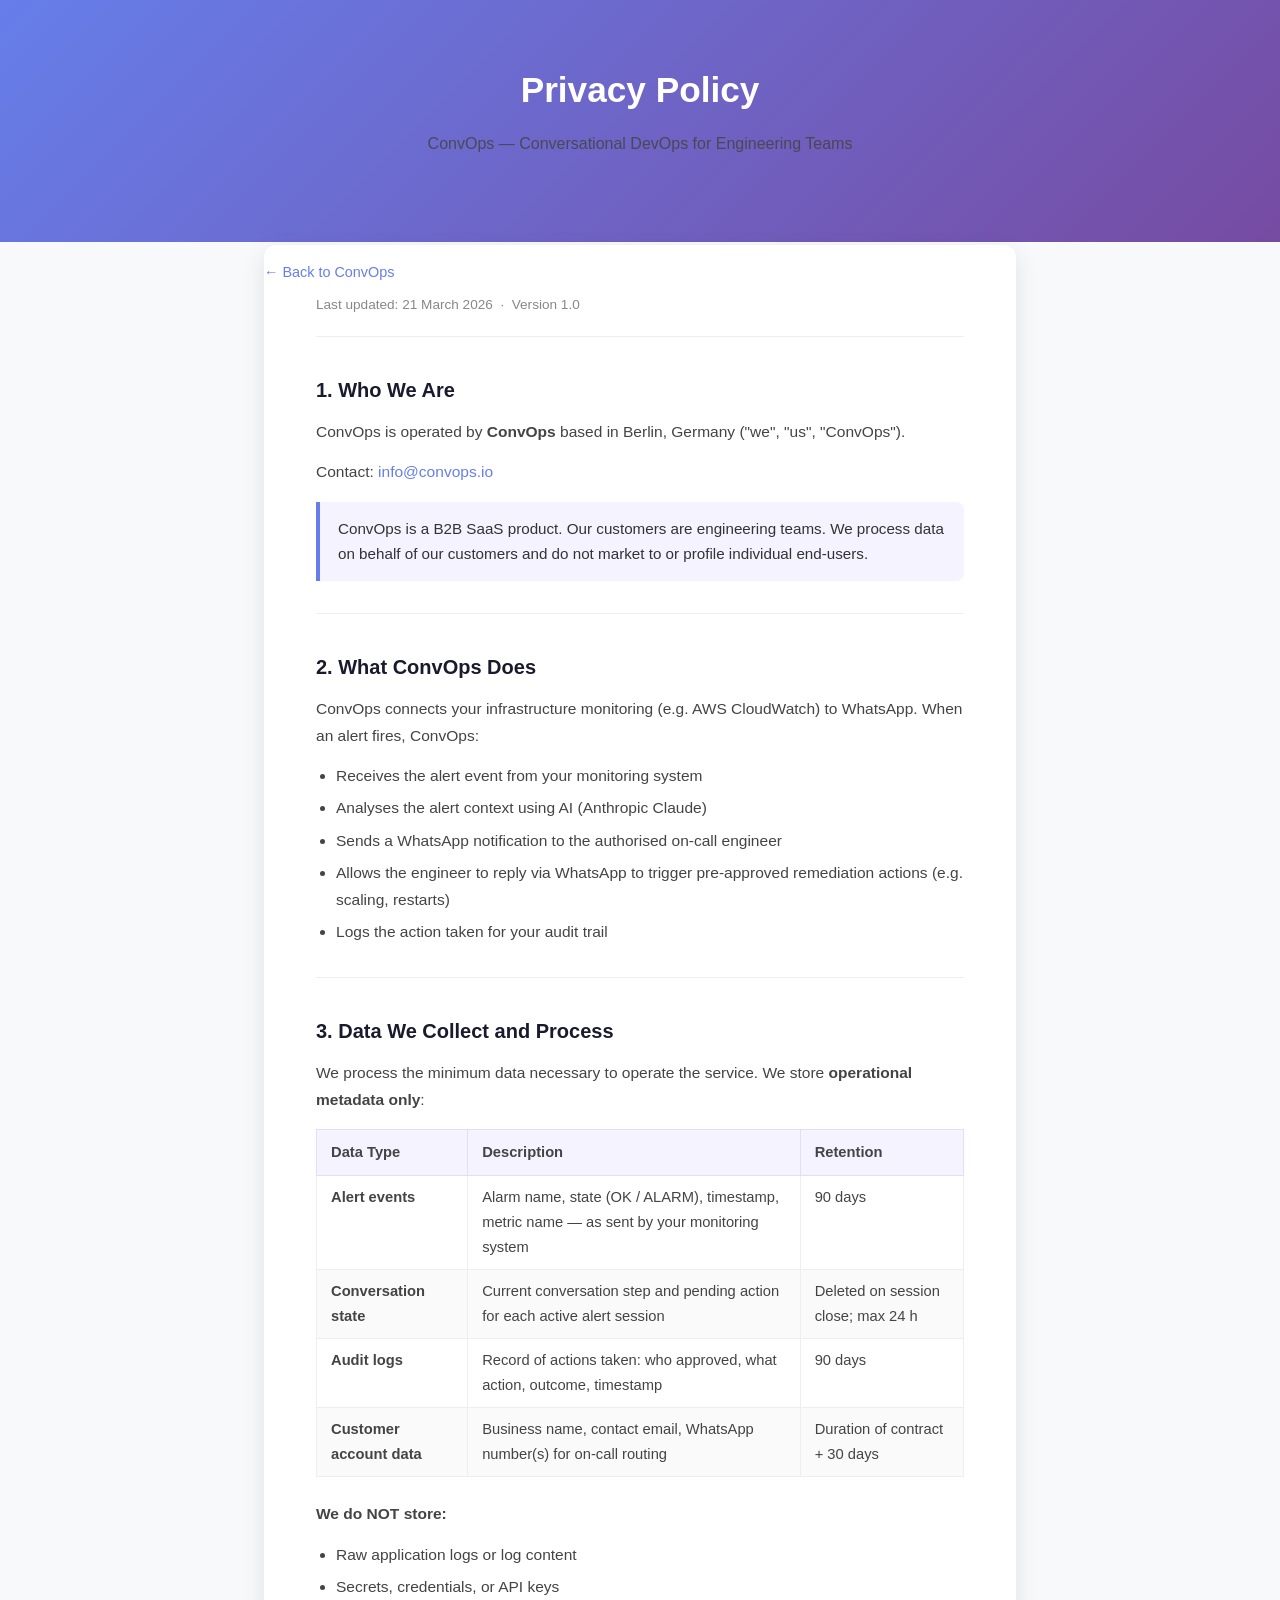
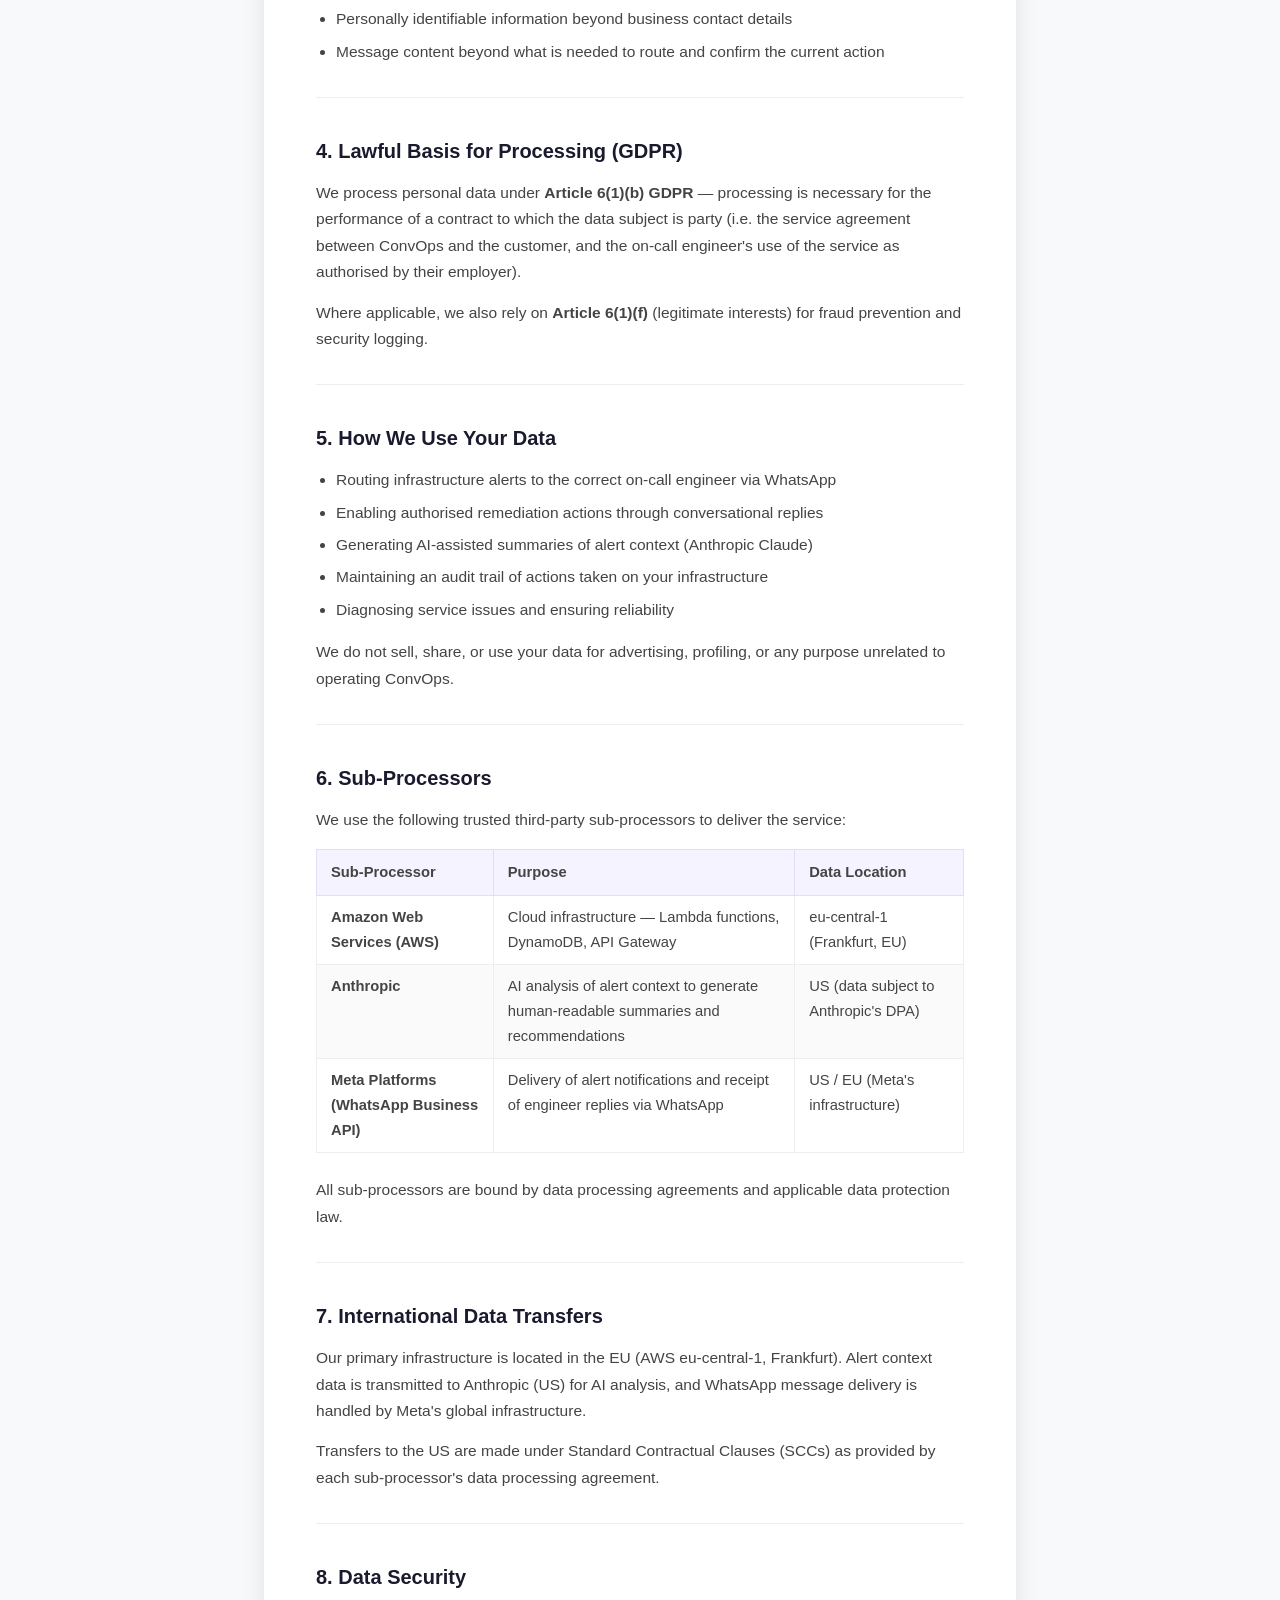
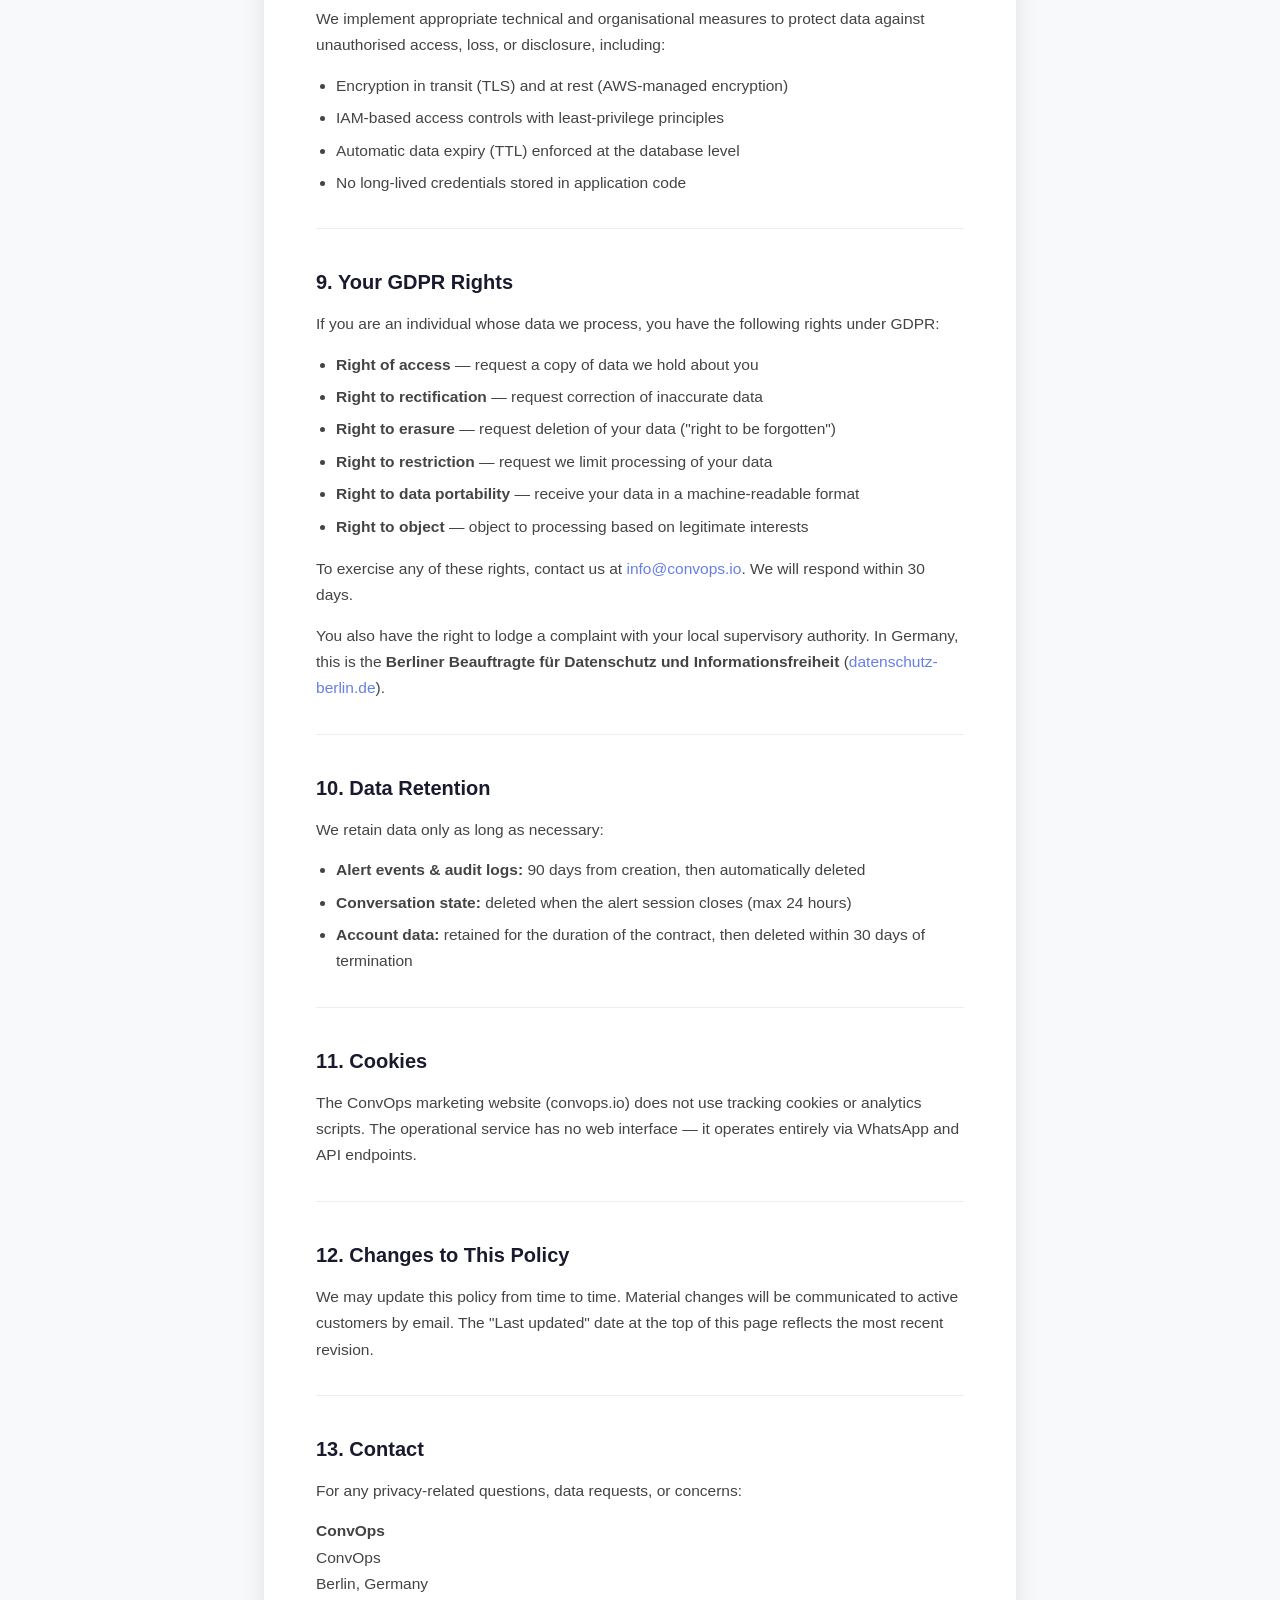
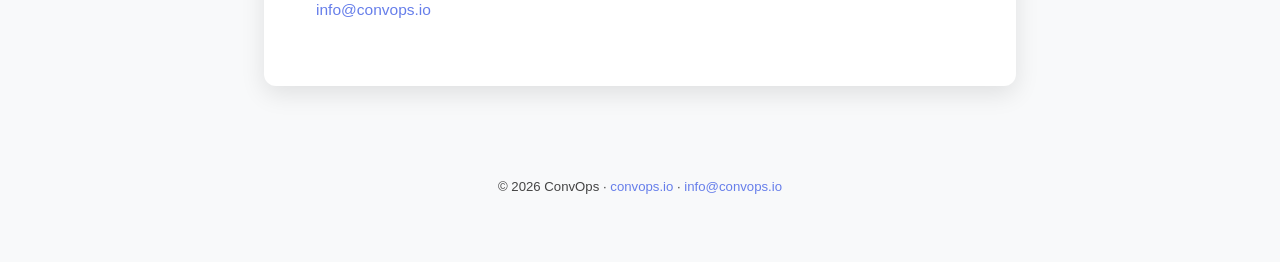
<file: privacy/index.html>
<!DOCTYPE html>
<html lang="en">
<head>
    <meta charset="UTF-8">
    <meta name="viewport" content="width=device-width, initial-scale=1.0">
    <title>Privacy Policy — ConvOps</title>
    <style>
        * {
            margin: 0;
            padding: 0;
            box-sizing: border-box;
        }

        body {
            font-family: -apple-system, BlinkMacSystemFont, 'Segoe UI', Roboto, Oxygen, Ubuntu, Cantarell, sans-serif;
            line-height: 1.7;
            color: #333;
            background: #f8f9fa;
        }

        .container {
            max-width: 800px;
            margin: 0 auto;
            padding: 0 24px;
        }

        /* ── HEADER ── */
        header {
            text-align: center;
            padding: 60px 24px 70px;
            background: linear-gradient(135deg, #667eea 0%, #764ba2 100%);
            color: white;
        }

        header h1 {
            font-size: 2.2em;
            margin-bottom: 0.3em;
            font-weight: 700;
        }

        header .subhead {
            font-size: 1em;
            opacity: 0.85;
            font-weight: 300;
        }

        /* ── NAV BACK ── */
        .nav-back {
            max-width: 800px;
            margin: 0 auto;
            padding: 16px 24px 0;
        }

        .nav-back a {
            color: #667eea;
            text-decoration: none;
            font-size: 0.9em;
            font-weight: 500;
        }

        .nav-back a:hover {
            text-decoration: underline;
        }

        /* ── CONTENT CARD ── */
        .content-card {
            max-width: 800px;
            margin: -40px auto 60px;
            padding: 0 24px;
        }

        .content-inner {
            background: white;
            border-radius: 12px;
            box-shadow: 0 8px 24px rgba(0,0,0,0.10);
            padding: 48px 52px;
        }

        .last-updated {
            color: #888;
            font-size: 0.85em;
            margin-bottom: 36px;
            padding-bottom: 20px;
            border-bottom: 1px solid #eee;
        }

        h2 {
            font-size: 1.25em;
            font-weight: 700;
            color: #1a1a2e;
            margin: 36px 0 12px;
        }

        h2:first-of-type {
            margin-top: 0;
        }

        p {
            color: #444;
            margin-bottom: 14px;
            font-size: 0.97em;
        }

        ul {
            margin: 10px 0 16px 20px;
            color: #444;
            font-size: 0.97em;
        }

        ul li {
            margin-bottom: 6px;
        }

        table {
            width: 100%;
            border-collapse: collapse;
            margin: 16px 0 24px;
            font-size: 0.92em;
        }

        th {
            background: #f4f3ff;
            color: #444;
            font-weight: 600;
            text-align: left;
            padding: 10px 14px;
            border: 1px solid #e0dff5;
        }

        td {
            padding: 9px 14px;
            border: 1px solid #eee;
            vertical-align: top;
            color: #444;
        }

        tr:nth-child(even) td {
            background: #fafafa;
        }

        .highlight-box {
            background: #f4f3ff;
            border-left: 4px solid #667eea;
            padding: 14px 18px;
            border-radius: 0 8px 8px 0;
            margin: 16px 0 20px;
            font-size: 0.95em;
            color: #333;
        }

        a {
            color: #667eea;
            text-decoration: none;
        }

        a:hover {
            text-decoration: underline;
        }

        .section-divider {
            border: none;
            border-top: 1px solid #eee;
            margin: 32px 0;
        }

        /* ── FOOTER ── */
        footer {
            text-align: center;
            padding: 30px 24px 50px;
            color: #999;
            font-size: 0.85em;
        }

        footer a {
            color: #667eea;
        }

        @media (max-width: 640px) {
            .content-inner {
                padding: 32px 24px;
            }

            header h1 {
                font-size: 1.7em;
            }

            table {
                font-size: 0.85em;
            }

            th, td {
                padding: 8px 10px;
            }
        }
    </style>
</head>
<body>

    <header>
        <div class="container">
            <h1>Privacy Policy</h1>
            <p class="subhead">ConvOps — Conversational DevOps for Engineering Teams</p>
        </div>
    </header>

    <div class="nav-back">
        <a href="https://convops.io">← Back to ConvOps</a>
    </div>

    <div class="content-card">
        <div class="content-inner">

            <p class="last-updated">Last updated: 21 March 2026 &nbsp;·&nbsp; Version 1.0</p>

            <!-- 1. Who We Are -->
            <h2>1. Who We Are</h2>
            <p>ConvOps is operated by <strong>ConvOps</strong> based in Berlin, Germany ("we", "us", "ConvOps").</p>
            <p>Contact: <a href="mailto:info@convops.io">info@convops.io</a></p>

            <div class="highlight-box">
                ConvOps is a B2B SaaS product. Our customers are engineering teams. We process data on behalf of our customers and do not market to or profile individual end-users.
            </div>

            <hr class="section-divider">

            <!-- 2. What ConvOps Does -->
            <h2>2. What ConvOps Does</h2>
            <p>ConvOps connects your infrastructure monitoring (e.g. AWS CloudWatch) to WhatsApp. When an alert fires, ConvOps:</p>
            <ul>
                <li>Receives the alert event from your monitoring system</li>
                <li>Analyses the alert context using AI (Anthropic Claude)</li>
                <li>Sends a WhatsApp notification to the authorised on-call engineer</li>
                <li>Allows the engineer to reply via WhatsApp to trigger pre-approved remediation actions (e.g. scaling, restarts)</li>
                <li>Logs the action taken for your audit trail</li>
            </ul>

            <hr class="section-divider">

            <!-- 3. Data We Collect -->
            <h2>3. Data We Collect and Process</h2>
            <p>We process the minimum data necessary to operate the service. We store <strong>operational metadata only</strong>:</p>

            <table>
                <thead>
                    <tr>
                        <th>Data Type</th>
                        <th>Description</th>
                        <th>Retention</th>
                    </tr>
                </thead>
                <tbody>
                    <tr>
                        <td><strong>Alert events</strong></td>
                        <td>Alarm name, state (OK / ALARM), timestamp, metric name — as sent by your monitoring system</td>
                        <td>90 days</td>
                    </tr>
                    <tr>
                        <td><strong>Conversation state</strong></td>
                        <td>Current conversation step and pending action for each active alert session</td>
                        <td>Deleted on session close; max 24 h</td>
                    </tr>
                    <tr>
                        <td><strong>Audit logs</strong></td>
                        <td>Record of actions taken: who approved, what action, outcome, timestamp</td>
                        <td>90 days</td>
                    </tr>
                    <tr>
                        <td><strong>Customer account data</strong></td>
                        <td>Business name, contact email, WhatsApp number(s) for on-call routing</td>
                        <td>Duration of contract + 30 days</td>
                    </tr>
                </tbody>
            </table>

            <p><strong>We do NOT store:</strong></p>
            <ul>
                <li>Raw application logs or log content</li>
                <li>Secrets, credentials, or API keys</li>
                <li>Personally identifiable information beyond business contact details</li>
                <li>Message content beyond what is needed to route and confirm the current action</li>
            </ul>

            <hr class="section-divider">

            <!-- 4. Lawful Basis -->
            <h2>4. Lawful Basis for Processing (GDPR)</h2>
            <p>We process personal data under <strong>Article 6(1)(b) GDPR</strong> — processing is necessary for the performance of a contract to which the data subject is party (i.e. the service agreement between ConvOps and the customer, and the on-call engineer's use of the service as authorised by their employer).</p>
            <p>Where applicable, we also rely on <strong>Article 6(1)(f)</strong> (legitimate interests) for fraud prevention and security logging.</p>

            <hr class="section-divider">

            <!-- 5. How We Use Data -->
            <h2>5. How We Use Your Data</h2>
            <ul>
                <li>Routing infrastructure alerts to the correct on-call engineer via WhatsApp</li>
                <li>Enabling authorised remediation actions through conversational replies</li>
                <li>Generating AI-assisted summaries of alert context (Anthropic Claude)</li>
                <li>Maintaining an audit trail of actions taken on your infrastructure</li>
                <li>Diagnosing service issues and ensuring reliability</li>
            </ul>

            <p>We do not sell, share, or use your data for advertising, profiling, or any purpose unrelated to operating ConvOps.</p>

            <hr class="section-divider">

            <!-- 6. Sub-Processors -->
            <h2>6. Sub-Processors</h2>
            <p>We use the following trusted third-party sub-processors to deliver the service:</p>

            <table>
                <thead>
                    <tr>
                        <th>Sub-Processor</th>
                        <th>Purpose</th>
                        <th>Data Location</th>
                    </tr>
                </thead>
                <tbody>
                    <tr>
                        <td><strong>Amazon Web Services (AWS)</strong></td>
                        <td>Cloud infrastructure — Lambda functions, DynamoDB, API Gateway</td>
                        <td>eu-central-1 (Frankfurt, EU)</td>
                    </tr>
                    <tr>
                        <td><strong>Anthropic</strong></td>
                        <td>AI analysis of alert context to generate human-readable summaries and recommendations</td>
                        <td>US (data subject to Anthropic's DPA)</td>
                    </tr>
                    <tr>
                        <td><strong>Meta Platforms (WhatsApp Business API)</strong></td>
                        <td>Delivery of alert notifications and receipt of engineer replies via WhatsApp</td>
                        <td>US / EU (Meta's infrastructure)</td>
                    </tr>
                </tbody>
            </table>

            <p>All sub-processors are bound by data processing agreements and applicable data protection law.</p>

            <hr class="section-divider">

            <!-- 7. Data Transfers -->
            <h2>7. International Data Transfers</h2>
            <p>Our primary infrastructure is located in the EU (AWS eu-central-1, Frankfurt). Alert context data is transmitted to Anthropic (US) for AI analysis, and WhatsApp message delivery is handled by Meta's global infrastructure.</p>
            <p>Transfers to the US are made under Standard Contractual Clauses (SCCs) as provided by each sub-processor's data processing agreement.</p>

            <hr class="section-divider">

            <!-- 8. Data Security -->
            <h2>8. Data Security</h2>
            <p>We implement appropriate technical and organisational measures to protect data against unauthorised access, loss, or disclosure, including:</p>
            <ul>
                <li>Encryption in transit (TLS) and at rest (AWS-managed encryption)</li>
                <li>IAM-based access controls with least-privilege principles</li>
                <li>Automatic data expiry (TTL) enforced at the database level</li>
                <li>No long-lived credentials stored in application code</li>
            </ul>

            <hr class="section-divider">

            <!-- 9. Your Rights -->
            <h2>9. Your GDPR Rights</h2>
            <p>If you are an individual whose data we process, you have the following rights under GDPR:</p>
            <ul>
                <li><strong>Right of access</strong> — request a copy of data we hold about you</li>
                <li><strong>Right to rectification</strong> — request correction of inaccurate data</li>
                <li><strong>Right to erasure</strong> — request deletion of your data ("right to be forgotten")</li>
                <li><strong>Right to restriction</strong> — request we limit processing of your data</li>
                <li><strong>Right to data portability</strong> — receive your data in a machine-readable format</li>
                <li><strong>Right to object</strong> — object to processing based on legitimate interests</li>
            </ul>
            <p>To exercise any of these rights, contact us at <a href="mailto:info@convops.io">info@convops.io</a>. We will respond within 30 days.</p>
            <p>You also have the right to lodge a complaint with your local supervisory authority. In Germany, this is the <strong>Berliner Beauftragte für Datenschutz und Informationsfreiheit</strong> (<a href="https://www.datenschutz-berlin.de" target="_blank" rel="noopener">datenschutz-berlin.de</a>).</p>

            <hr class="section-divider">

            <!-- 10. Data Retention -->
            <h2>10. Data Retention</h2>
            <p>We retain data only as long as necessary:</p>
            <ul>
                <li><strong>Alert events &amp; audit logs:</strong> 90 days from creation, then automatically deleted</li>
                <li><strong>Conversation state:</strong> deleted when the alert session closes (max 24 hours)</li>
                <li><strong>Account data:</strong> retained for the duration of the contract, then deleted within 30 days of termination</li>
            </ul>

            <hr class="section-divider">

            <!-- 11. Cookies -->
            <h2>11. Cookies</h2>
            <p>The ConvOps marketing website (convops.io) does not use tracking cookies or analytics scripts. The operational service has no web interface — it operates entirely via WhatsApp and API endpoints.</p>

            <hr class="section-divider">

            <!-- 12. Changes -->
            <h2>12. Changes to This Policy</h2>
            <p>We may update this policy from time to time. Material changes will be communicated to active customers by email. The "Last updated" date at the top of this page reflects the most recent revision.</p>

            <hr class="section-divider">

            <!-- 13. Contact -->
            <h2>13. Contact</h2>
            <p>For any privacy-related questions, data requests, or concerns:</p>
            <p>
                <strong>ConvOps</strong><br>
                ConvOps<br>
                Berlin, Germany<br>
                <a href="mailto:info@convops.io">info@convops.io</a>
            </p>

        </div>
    </div>

    <footer>
        <div class="container">
            <p>&copy; 2026 ConvOps · <a href="https://convops.io">convops.io</a> · <a href="mailto:info@convops.io">info@convops.io</a></p>
        </div>
    </footer>

</body>
</html>
</file>
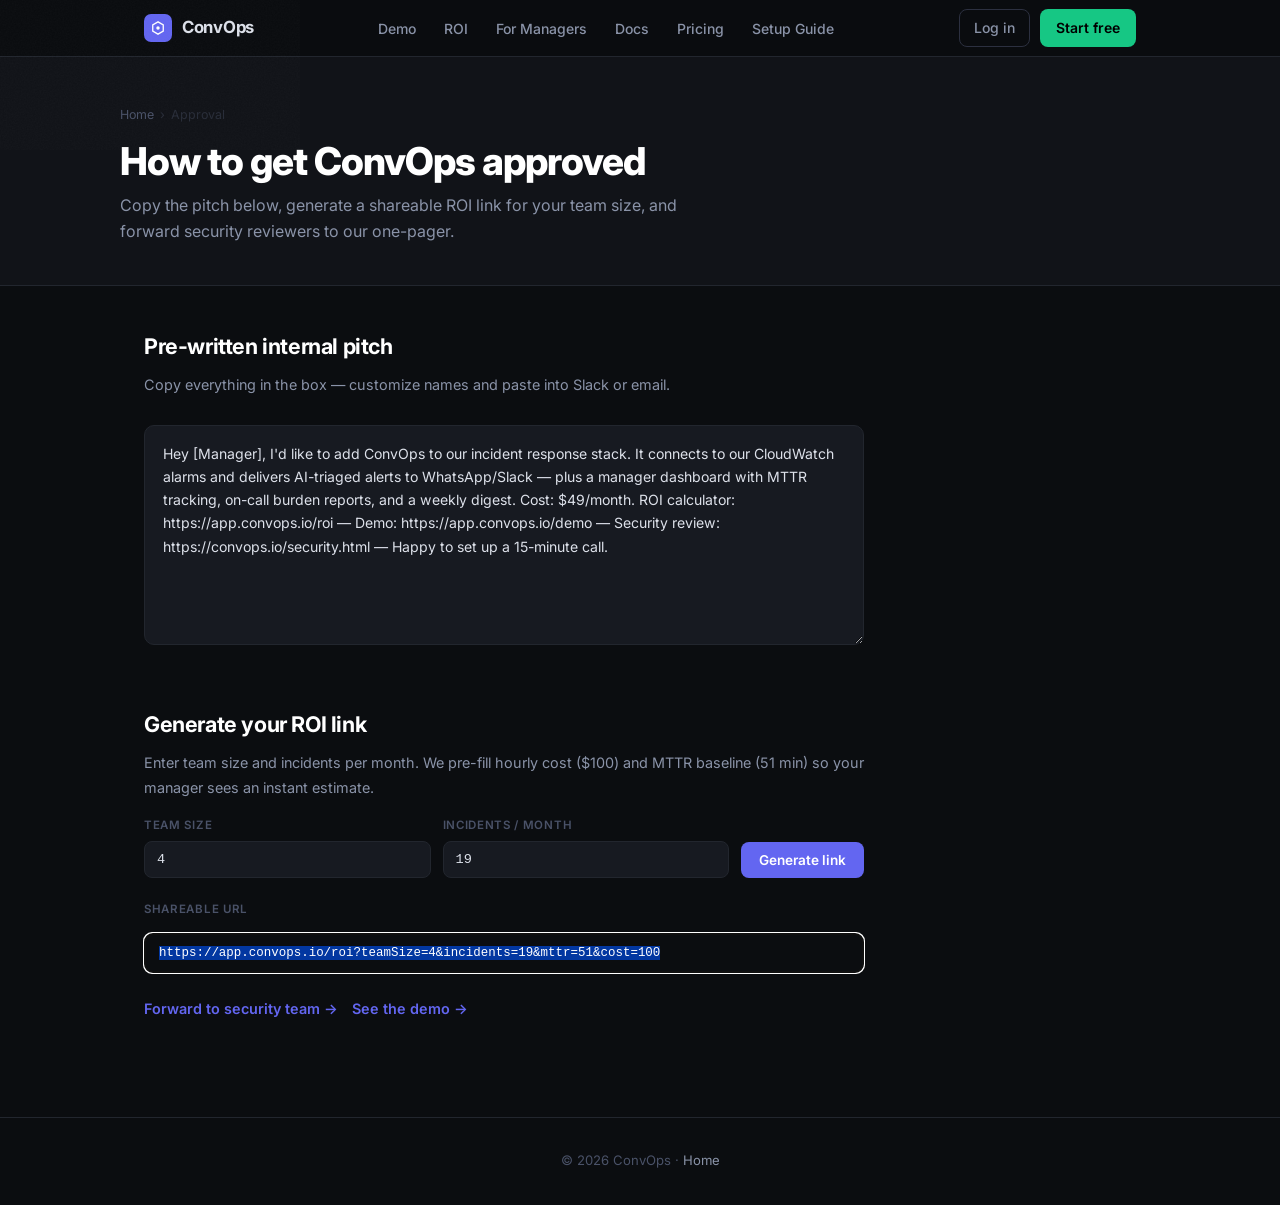
<file: approval.html>
<!DOCTYPE html>
<html lang="en">
<head>
    <meta charset="UTF-8">
    <meta name="viewport" content="width=device-width, initial-scale=1.0">
    <title>How to get ConvOps approved</title>
    <meta name="description" content="Pre-written pitch, ROI link generator, and security links for internal approval." />
    <link rel="preconnect" href="https://fonts.googleapis.com">
    <link rel="preconnect" href="https://fonts.gstatic.com" crossorigin>
    <link href="https://fonts.googleapis.com/css2?family=Inter:ital,opsz,wght@0,14..32,300;0,14..32,400;0,14..32,500;0,14..32,600;0,14..32,700;0,14..32,800;1,14..32,400&display=swap" rel="stylesheet">
    <link rel="stylesheet" href="shared.css">
    <style>
        .pitch-area {
            width: 100%;
            min-height: 220px;
            background: var(--s2);
            border: 1px solid var(--border);
            border-radius: 10px;
            padding: 16px 18px;
            font-family: var(--font);
            font-size: 0.88rem;
            color: var(--text);
            line-height: 1.65;
            resize: vertical;
            margin: 14px 0 20px;
        }
        .mini-form {
            display: grid;
            grid-template-columns: 1fr 1fr auto;
            gap: 12px;
            align-items: end;
            margin: 16px 0;
            flex-wrap: wrap;
        }
        @media (max-width: 640px) {
            .mini-form { grid-template-columns: 1fr; }
        }
        .mini-form label {
            display: block;
            font-size: 0.72rem;
            font-weight: 600;
            text-transform: uppercase;
            letter-spacing: 0.06em;
            color: var(--text-3);
            margin-bottom: 6px;
        }
        .mini-form input {
            width: 100%;
            background: var(--s2);
            border: 1px solid var(--border);
            border-radius: 8px;
            padding: 10px 12px;
            font-family: var(--mono);
            font-size: 0.85rem;
            color: var(--text);
        }
        .mini-form button {
            background: var(--indigo);
            color: #fff;
            border: none;
            border-radius: 8px;
            padding: 10px 18px;
            font-weight: 600;
            font-size: 0.85rem;
            cursor: pointer;
            font-family: var(--font);
            white-space: nowrap;
        }
        .mini-form button:hover { filter: brightness(1.08); }
        .roi-out {
            width: 100%;
            margin-top: 12px;
            background: var(--bg);
            border: 1px dashed var(--border-2);
            border-radius: 8px;
            padding: 12px 14px;
            font-family: var(--mono);
            font-size: 0.78rem;
            color: var(--green);
            word-break: break-all;
        }
        .link-row { display: flex; flex-wrap: wrap; gap: 14px; margin-top: 24px; }
        .link-row a { color: var(--indigo); font-weight: 600; text-decoration: none; font-size: 0.9rem; }
        .link-row a:hover { text-decoration: underline; }
    </style>
</head>
<body>

<svg class="grain-overlay" xmlns="http://www.w3.org/2000/svg">
    <filter id="grain-filter">
        <feTurbulence type="fractalNoise" baseFrequency="0.65" numOctaves="3" stitchTiles="stitch"/>
        <feColorMatrix type="saturate" values="0"/>
    </filter>
    <rect width="100%" height="100%" filter="url(#grain-filter)"/>
</svg>

<nav>
    <div class="nav-inner">
        <a href="index.html" class="nav-logo">
            <div class="nav-logo-icon">
                <svg width="14" height="14" viewBox="0 0 16 16" fill="none"><path d="M8 1L2 4.5V11.5L8 15L14 11.5V4.5L8 1Z" stroke="white" stroke-width="1.5"/><circle cx="8" cy="8" r="2" fill="white"/></svg>
            </div>
            ConvOps
        </a>
        <ul class="nav-links">
            <li><a href="https://app.convops.io/demo">Demo</a></li>
            <li><a href="https://app.convops.io/roi">ROI</a></li>
            <li><a href="for-managers.html">For Managers</a></li>
            <li><a href="docs.html">Docs</a></li>
            <li><a href="index.html#pricing">Pricing</a></li>
            <li><a href="onboarding-guide.html">Setup Guide</a></li>
        </ul>
        <div class="nav-actions">
            <a href="https://app.convops.io/sign-in" class="btn-ghost">Log in</a>
            <a href="https://app.convops.io/sign-up" class="btn-primary-sm">Start free</a>
        </div>
    </div>
</nav>

<div class="page-hero">
    <div class="page-hero-inner">
        <div class="page-breadcrumb">
            <a href="index.html">Home</a>
            <span>›</span>
            <span>Approval</span>
        </div>
        <h1>How to get ConvOps approved</h1>
        <p>Copy the pitch below, generate a shareable ROI link for your team size, and forward security reviewers to our one-pager.</p>
    </div>
</div>

<div class="content-wrap">
    <div class="content-prose">

        <h2>Pre-written internal pitch</h2>
        <p>Copy everything in the box — customize names and paste into Slack or email.</p>
        <textarea class="pitch-area" id="pitch-text" readonly aria-label="Internal pitch copy">Hey [Manager], I'd like to add ConvOps to our incident response stack. It connects to our CloudWatch alarms and delivers AI-triaged alerts to WhatsApp/Slack — plus a manager dashboard with MTTR tracking, on-call burden reports, and a weekly digest. Cost: $49/month. ROI calculator: https://app.convops.io/roi — Demo: https://app.convops.io/demo — Security review: https://convops.io/security.html — Happy to set up a 15-minute call.</textarea>

        <h2>Generate your ROI link</h2>
        <p>Enter team size and incidents per month. We pre-fill hourly cost ($100) and MTTR baseline (51 min) so your manager sees an instant estimate.</p>
        <div class="mini-form">
            <div>
                <label for="teamSize">Team size</label>
                <input type="number" id="teamSize" min="1" max="500" value="4" />
            </div>
            <div>
                <label for="incidents">Incidents / month</label>
                <input type="number" id="incidents" min="1" max="9999" value="19" />
            </div>
            <button type="button" id="genRoi">Generate link</button>
        </div>
        <label for="roiOut" style="font-size:0.72rem;font-weight:600;text-transform:uppercase;letter-spacing:0.06em;color:var(--text-3);">Shareable URL</label>
        <input type="text" class="roi-out" id="roiOut" readonly placeholder="Click Generate link…" />

        <div class="link-row">
            <a href="security.html">Forward to security team →</a>
            <a href="https://app.convops.io/demo">See the demo →</a>
        </div>
    </div>
</div>

<footer style="border-top:1px solid var(--border); padding:32px 24px; margin-top:48px;">
    <div style="max-width:1040px;margin:0 auto;text-align:center;">
        <p style="font-size:0.82rem;color:var(--text-3);margin:0;">© 2026 ConvOps · <a href="index.html" style="color:var(--text-2);text-decoration:none;">Home</a></p>
    </div>
</footer>

<script>
(function () {
    var base = 'https://app.convops.io/roi';
    function gen() {
        var ts = parseInt(document.getElementById('teamSize').value, 10);
        var inc = parseInt(document.getElementById('incidents').value, 10);
        if (isNaN(ts) || ts < 1) ts = 4;
        if (isNaN(inc) || inc < 1) inc = 10;
        var url = base + '?teamSize=' + encodeURIComponent(ts) + '&incidents=' + encodeURIComponent(inc) + '&mttr=51&cost=100';
        document.getElementById('roiOut').value = url;
        try {
            document.getElementById('roiOut').select();
            document.execCommand('copy');
        } catch (e) {}
    }
    document.getElementById('genRoi').addEventListener('click', gen);
    gen();
})();
</script>

</body>
</html>
</file>
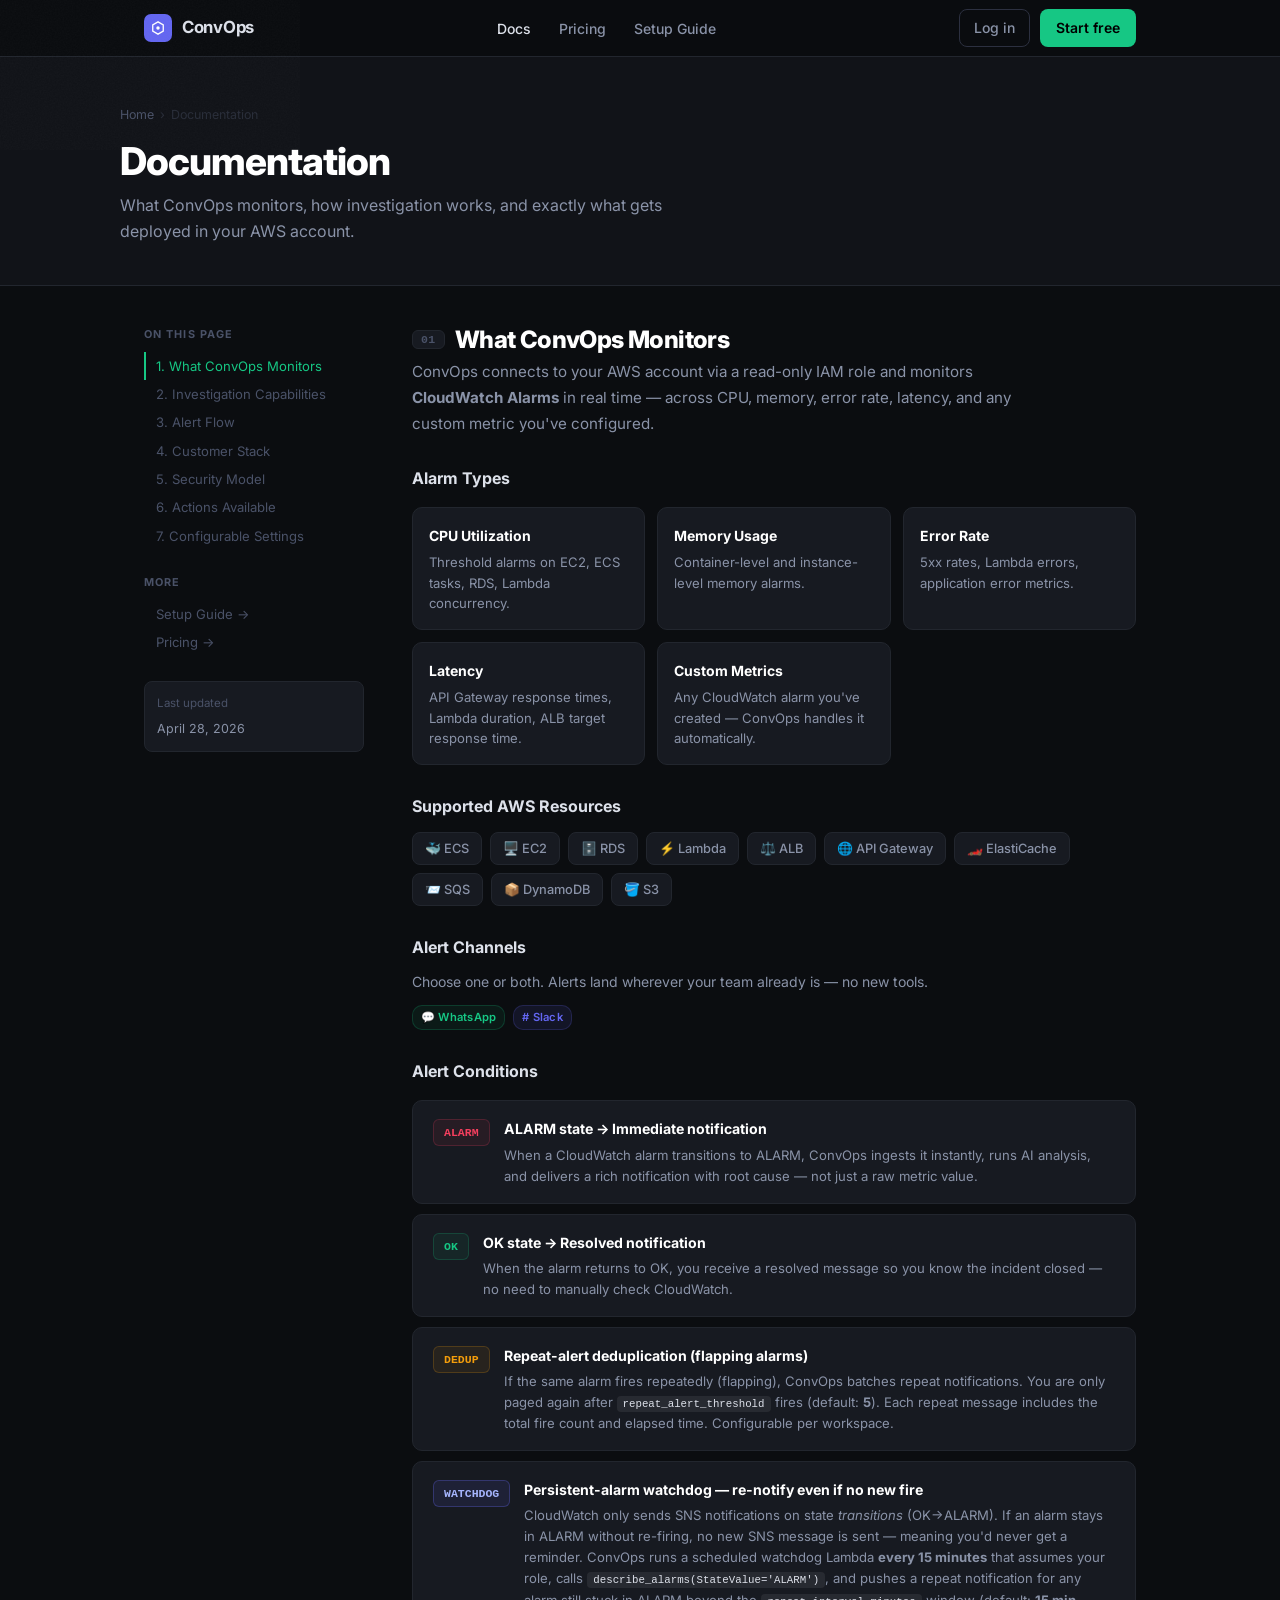
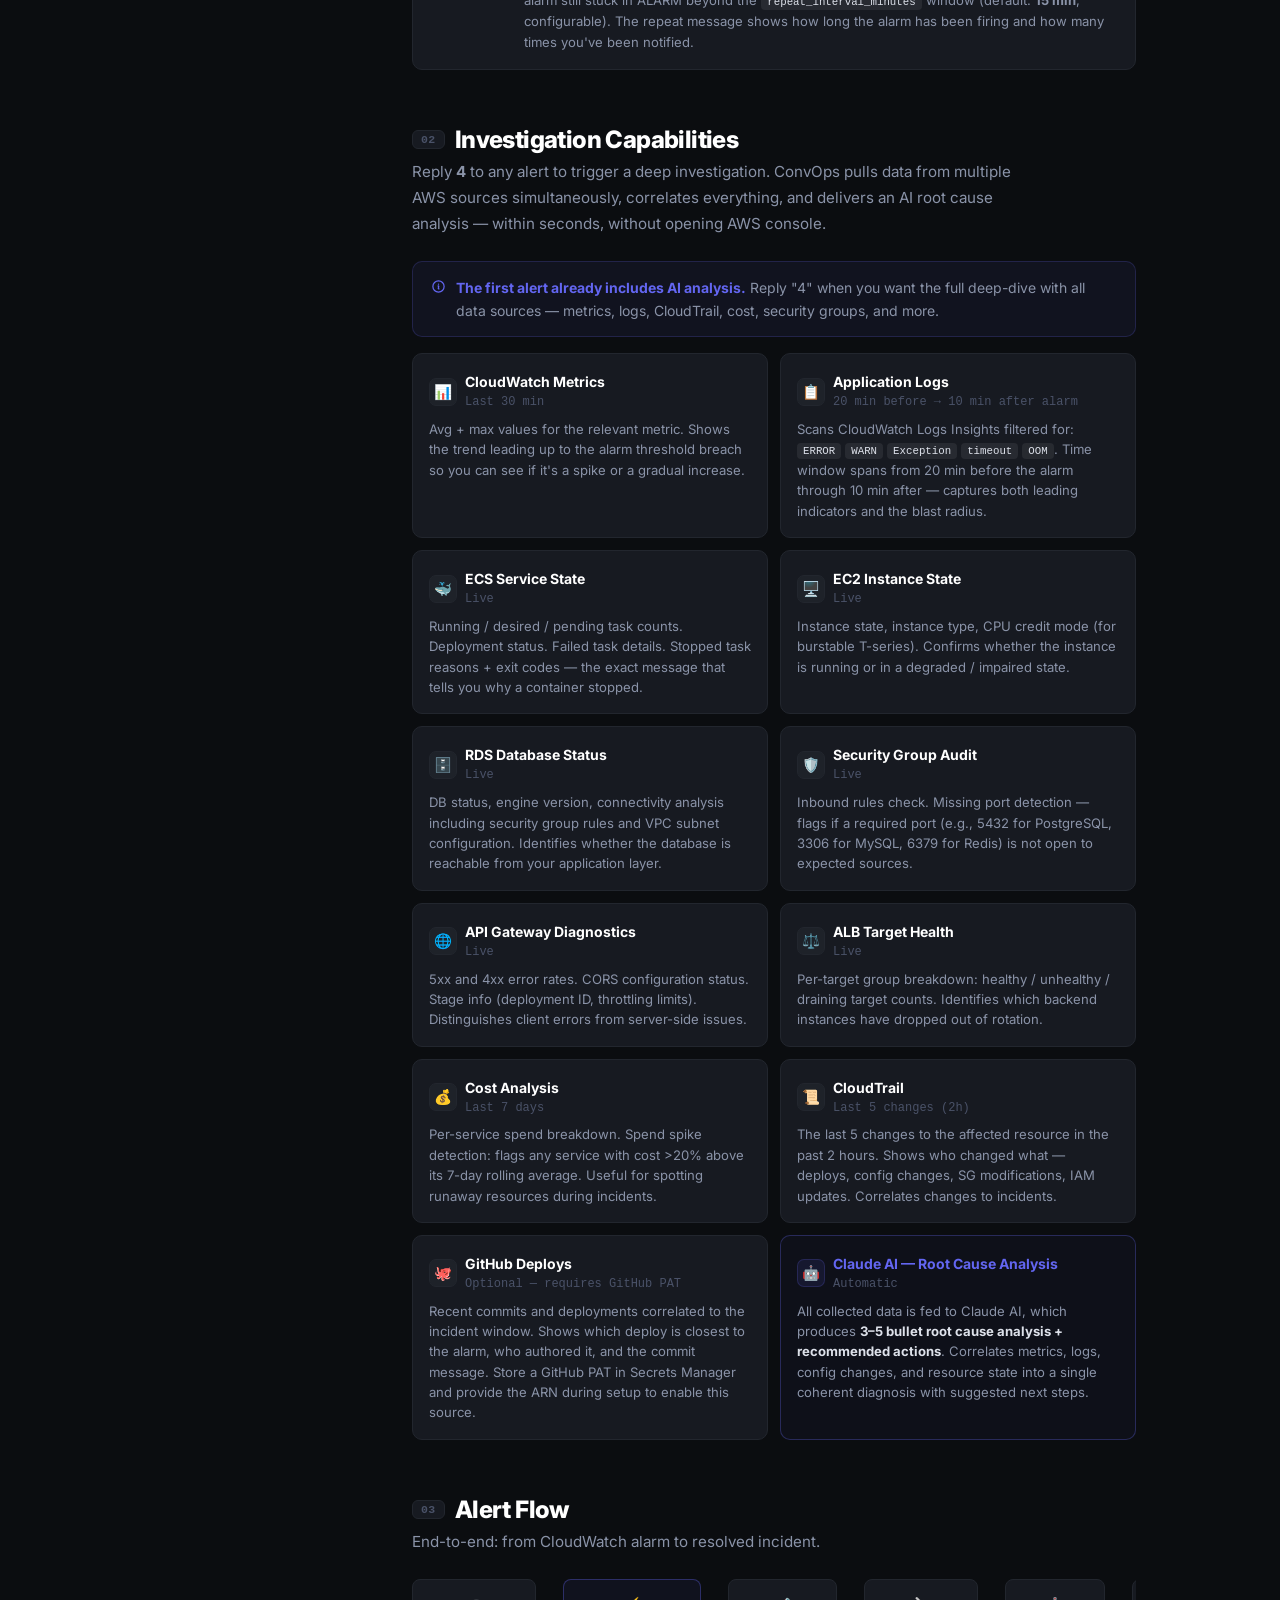
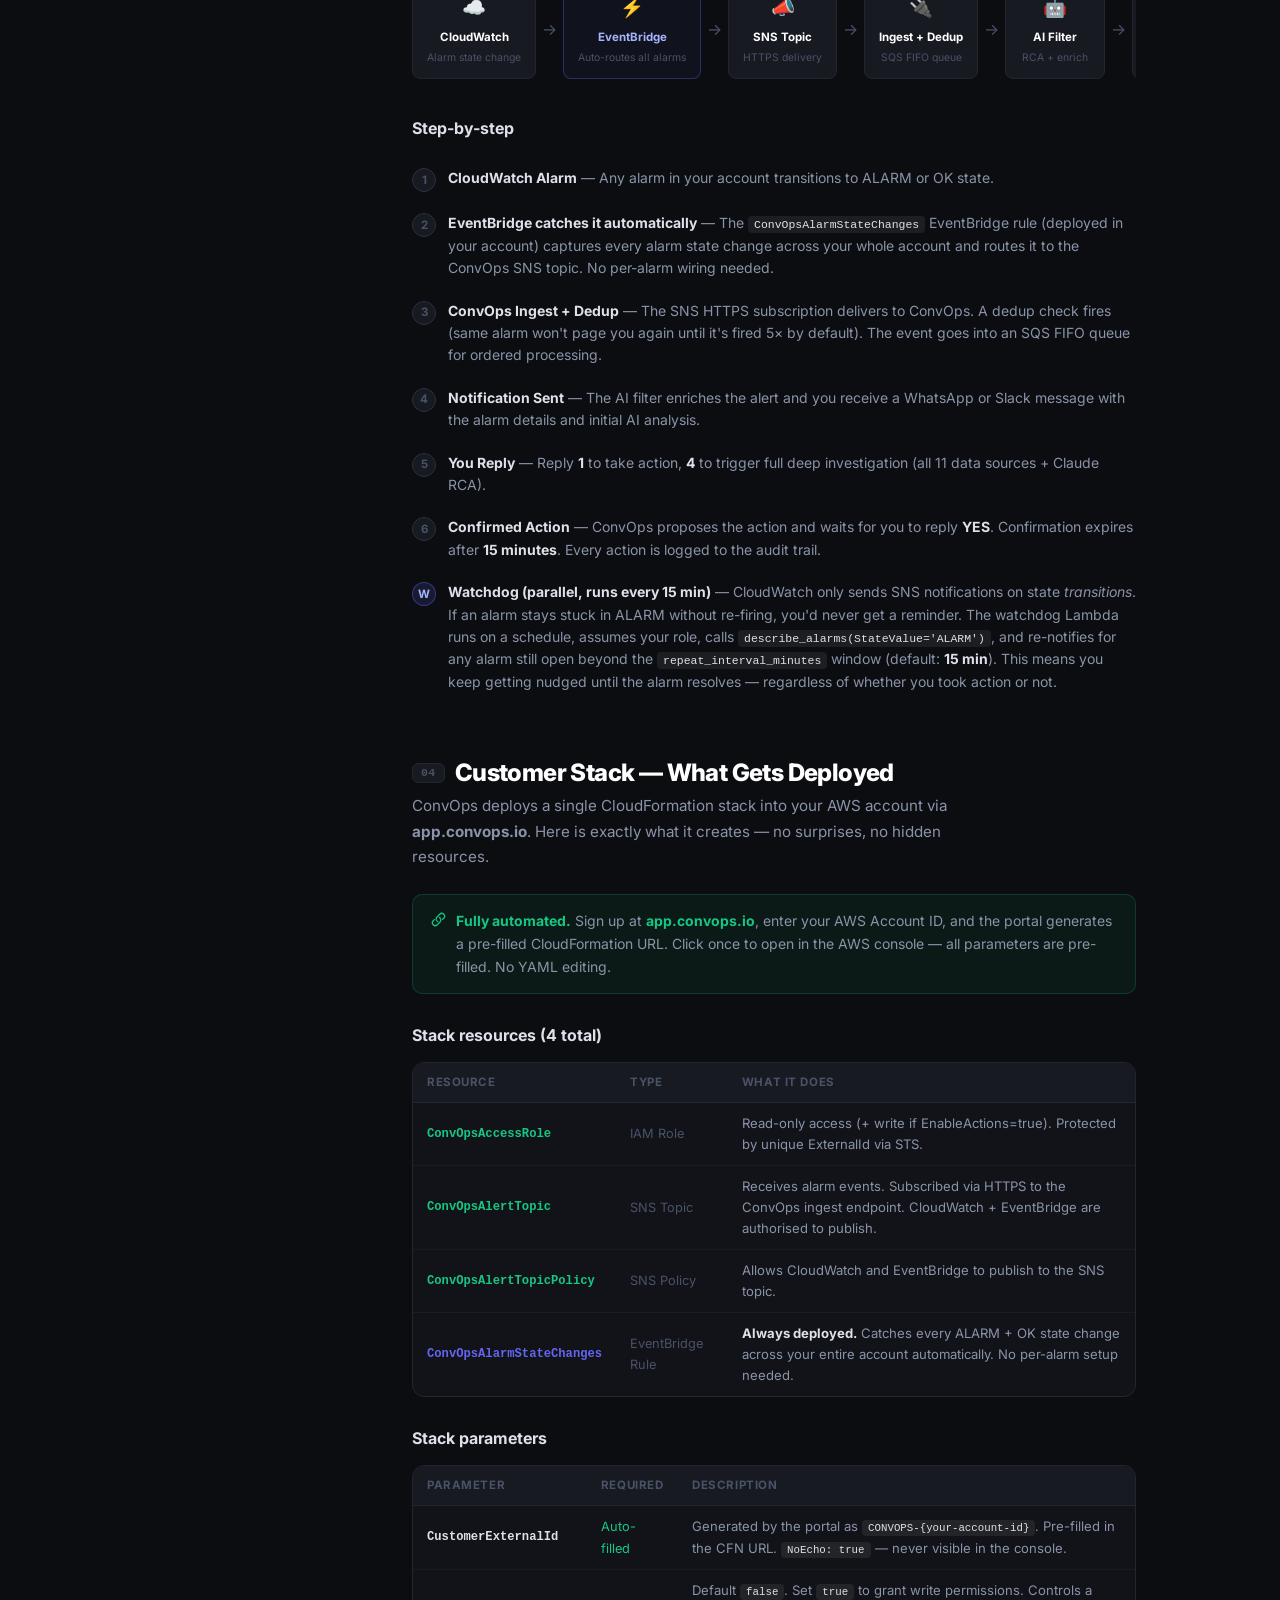
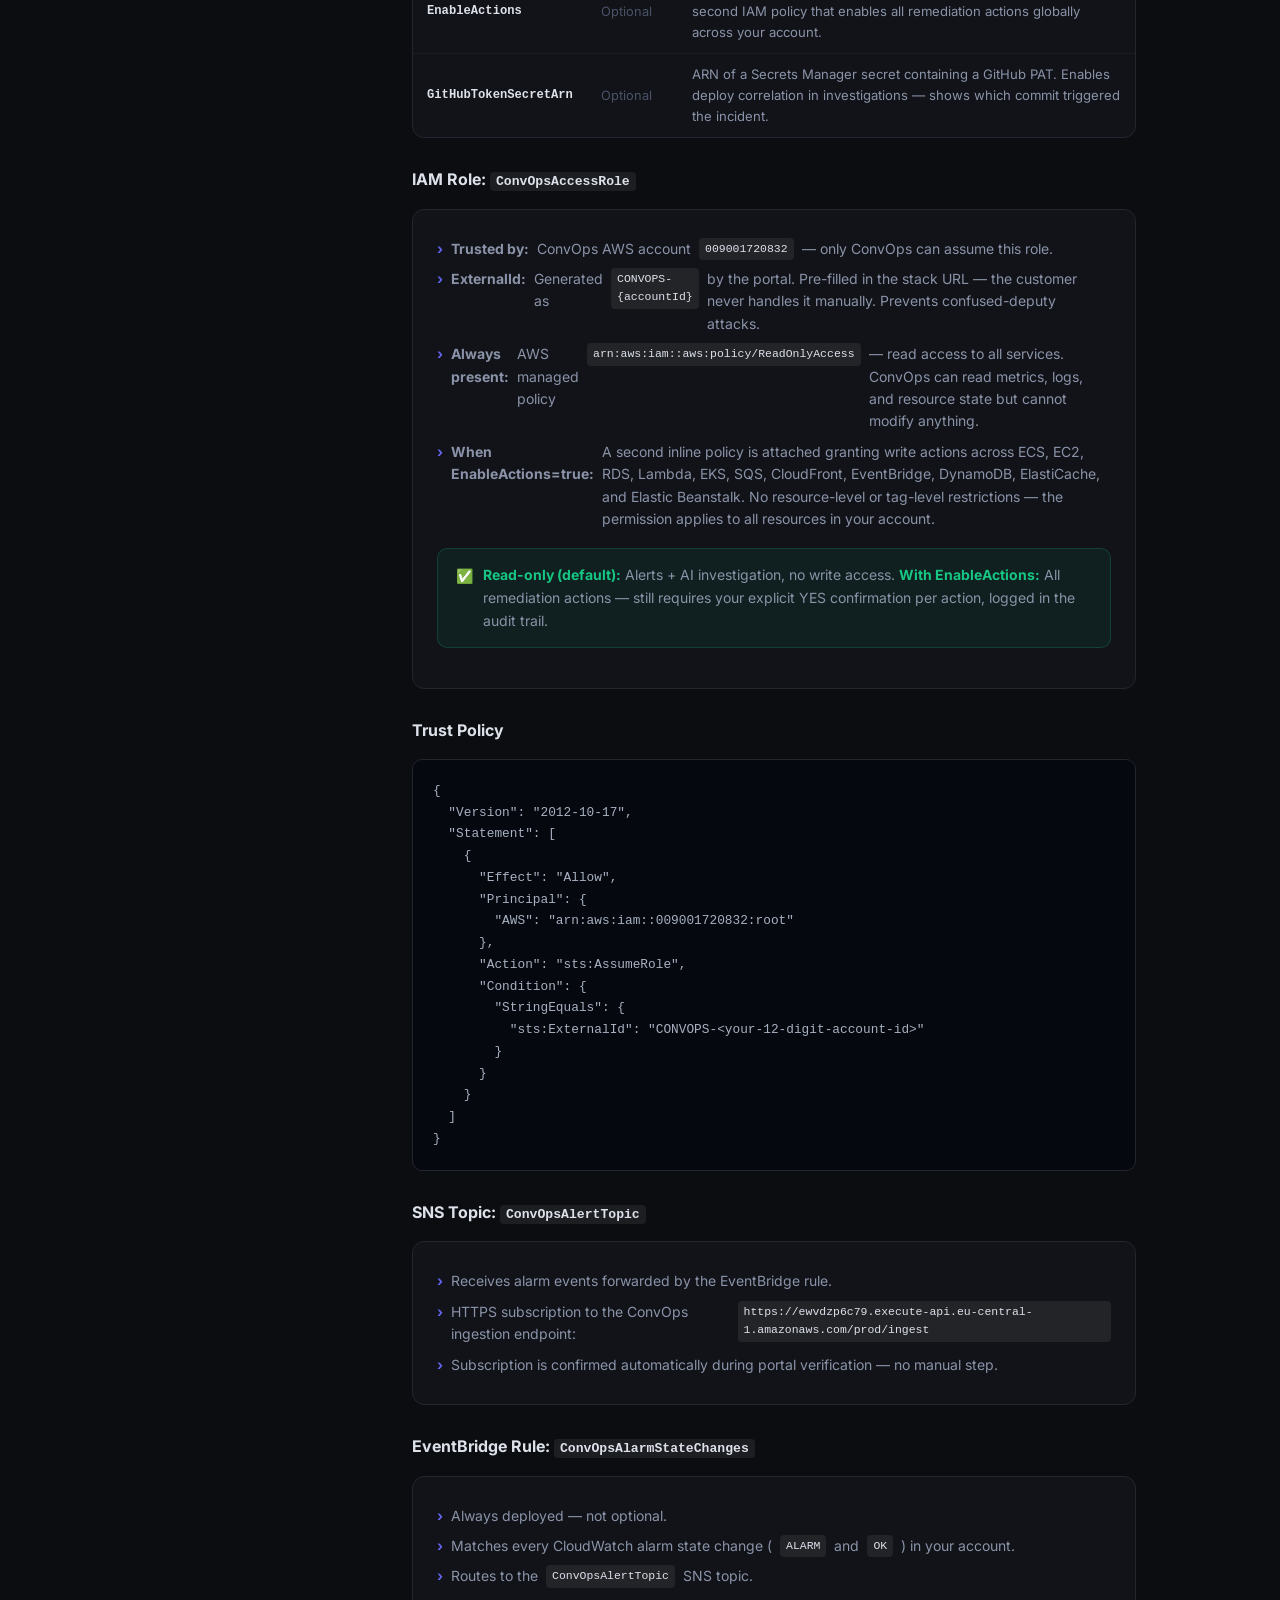
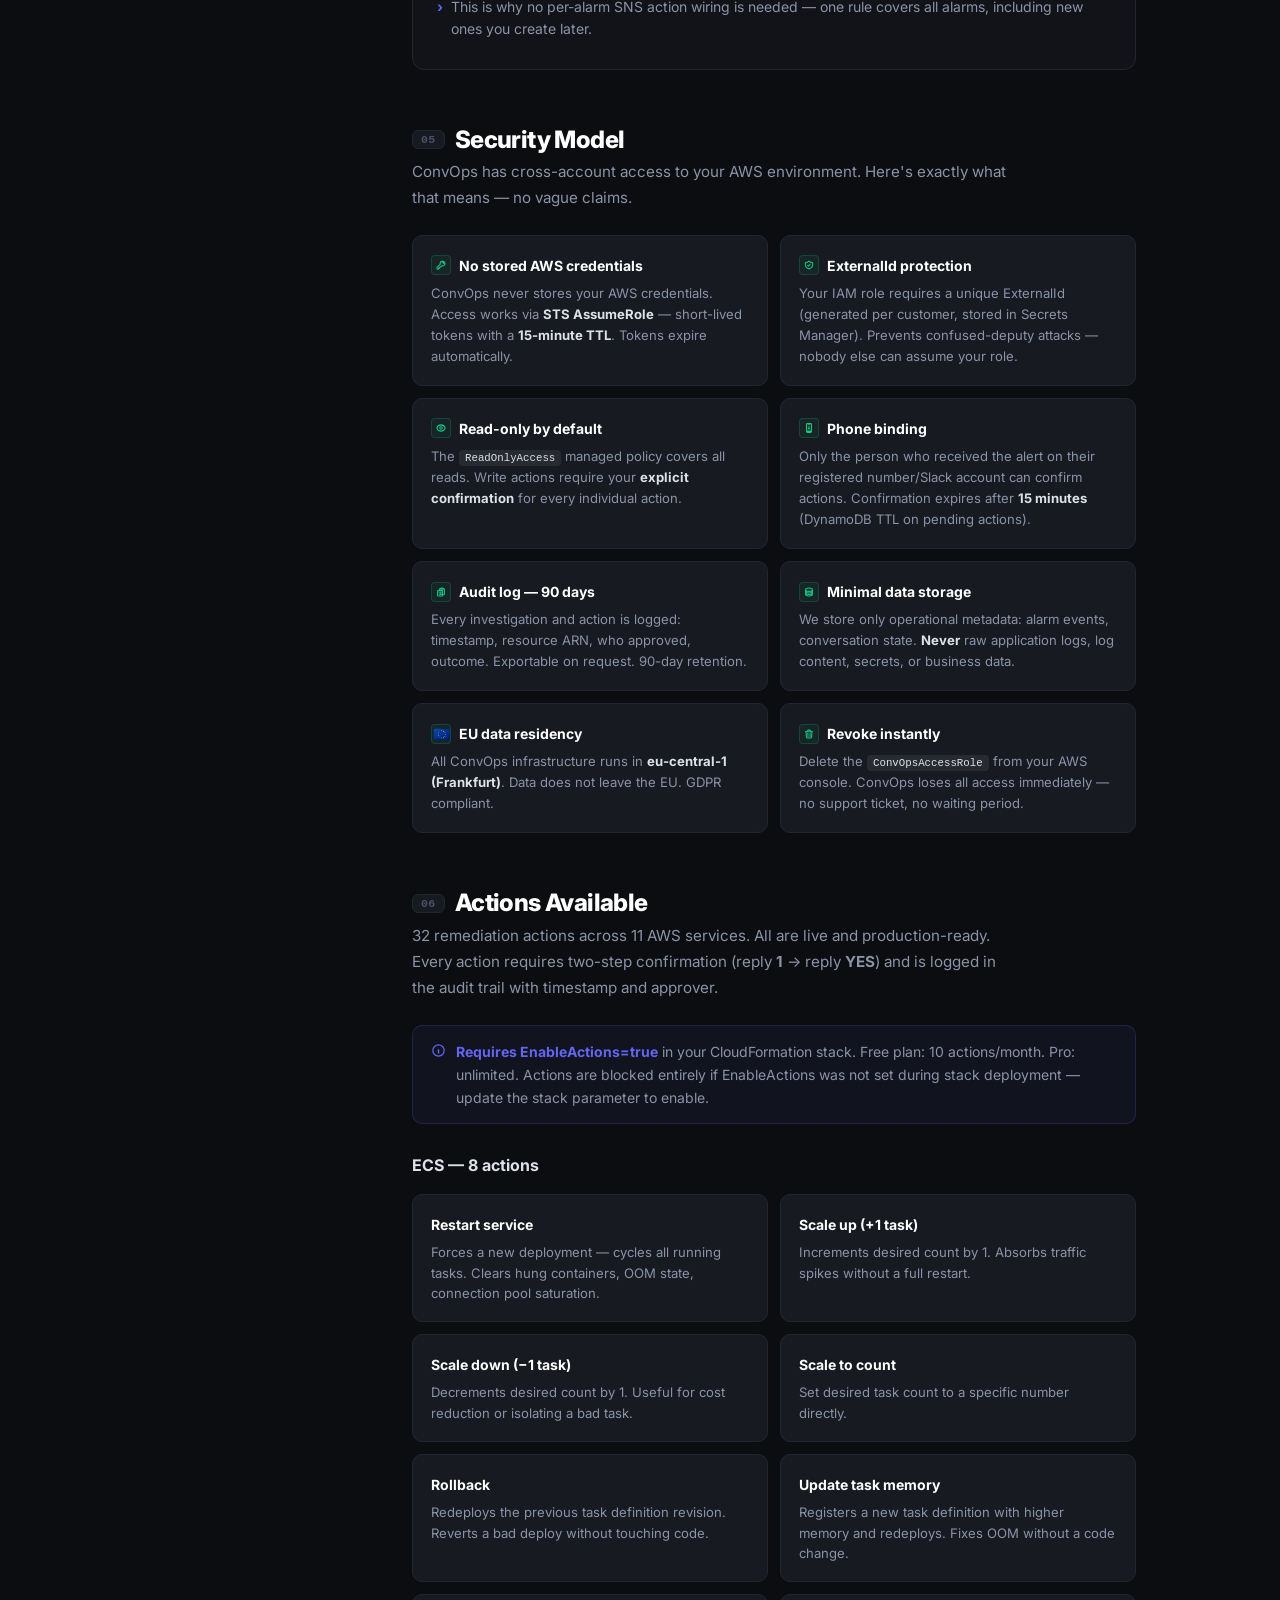
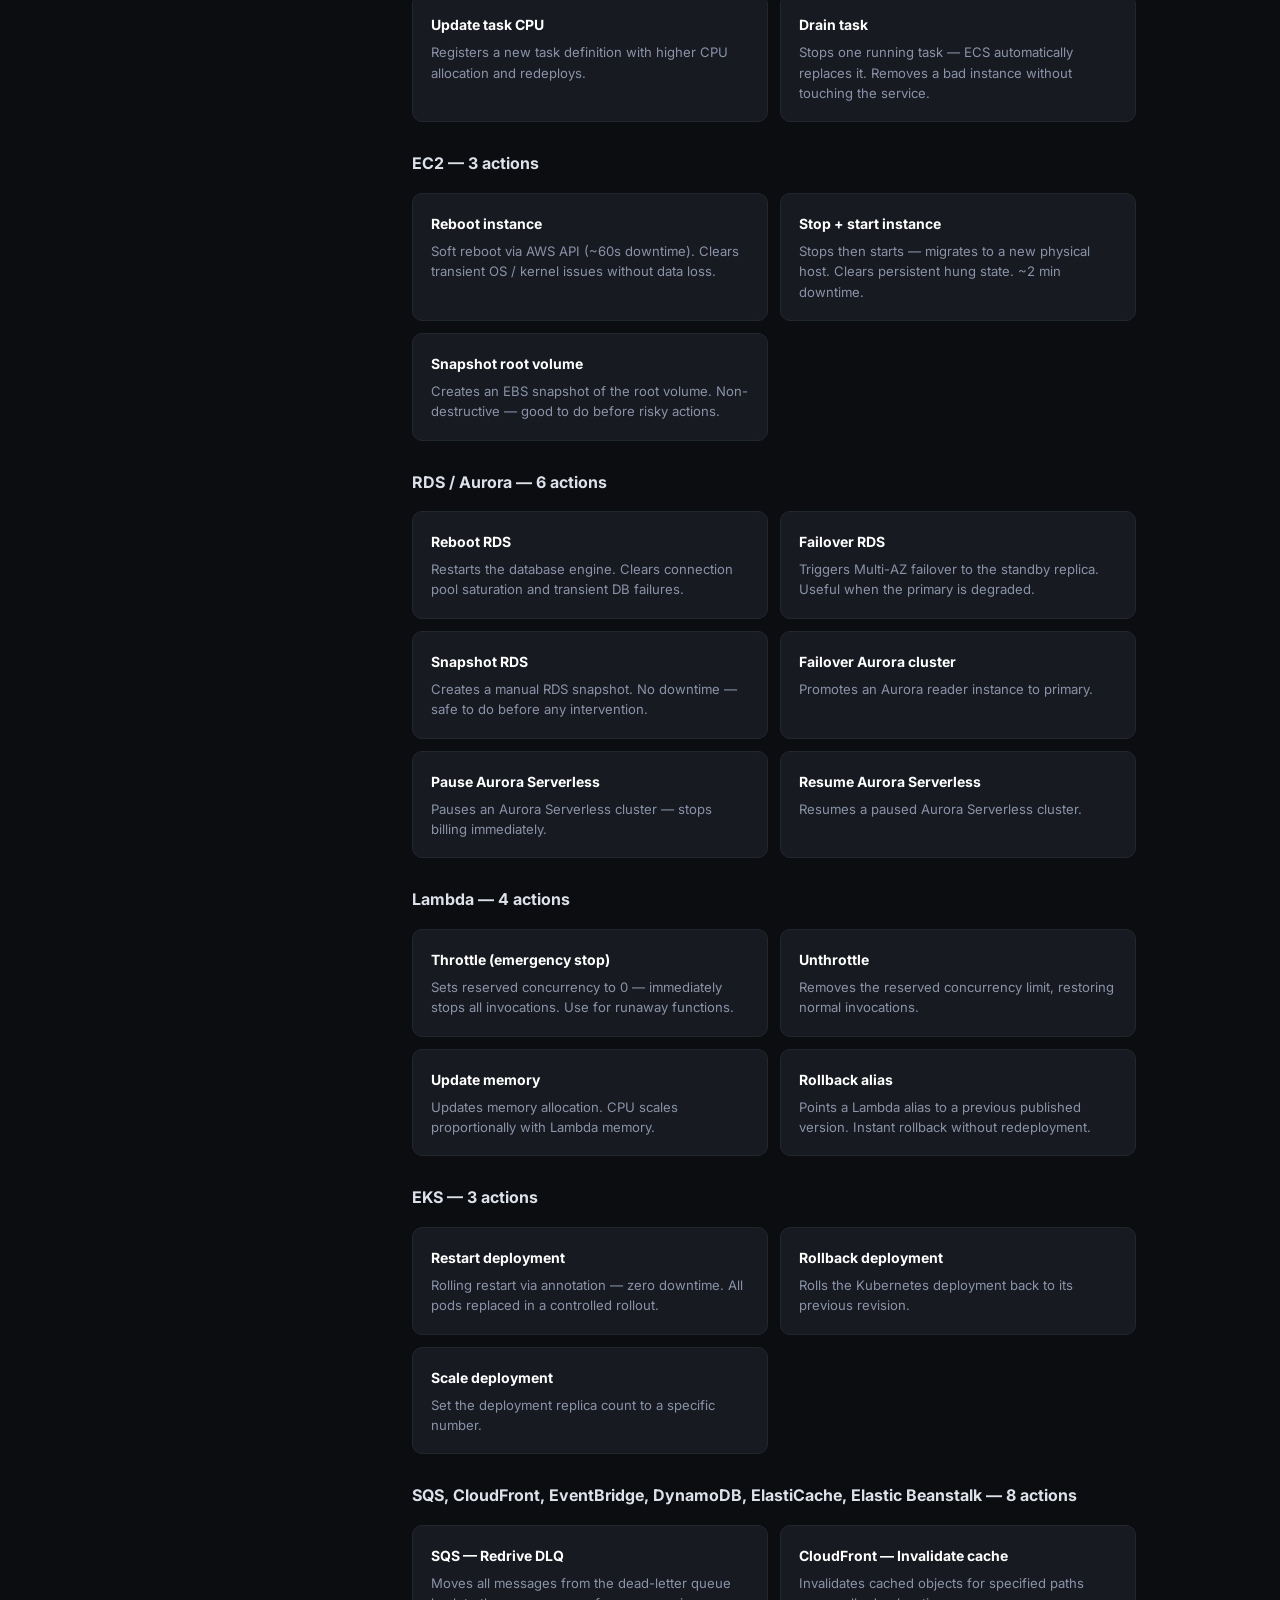
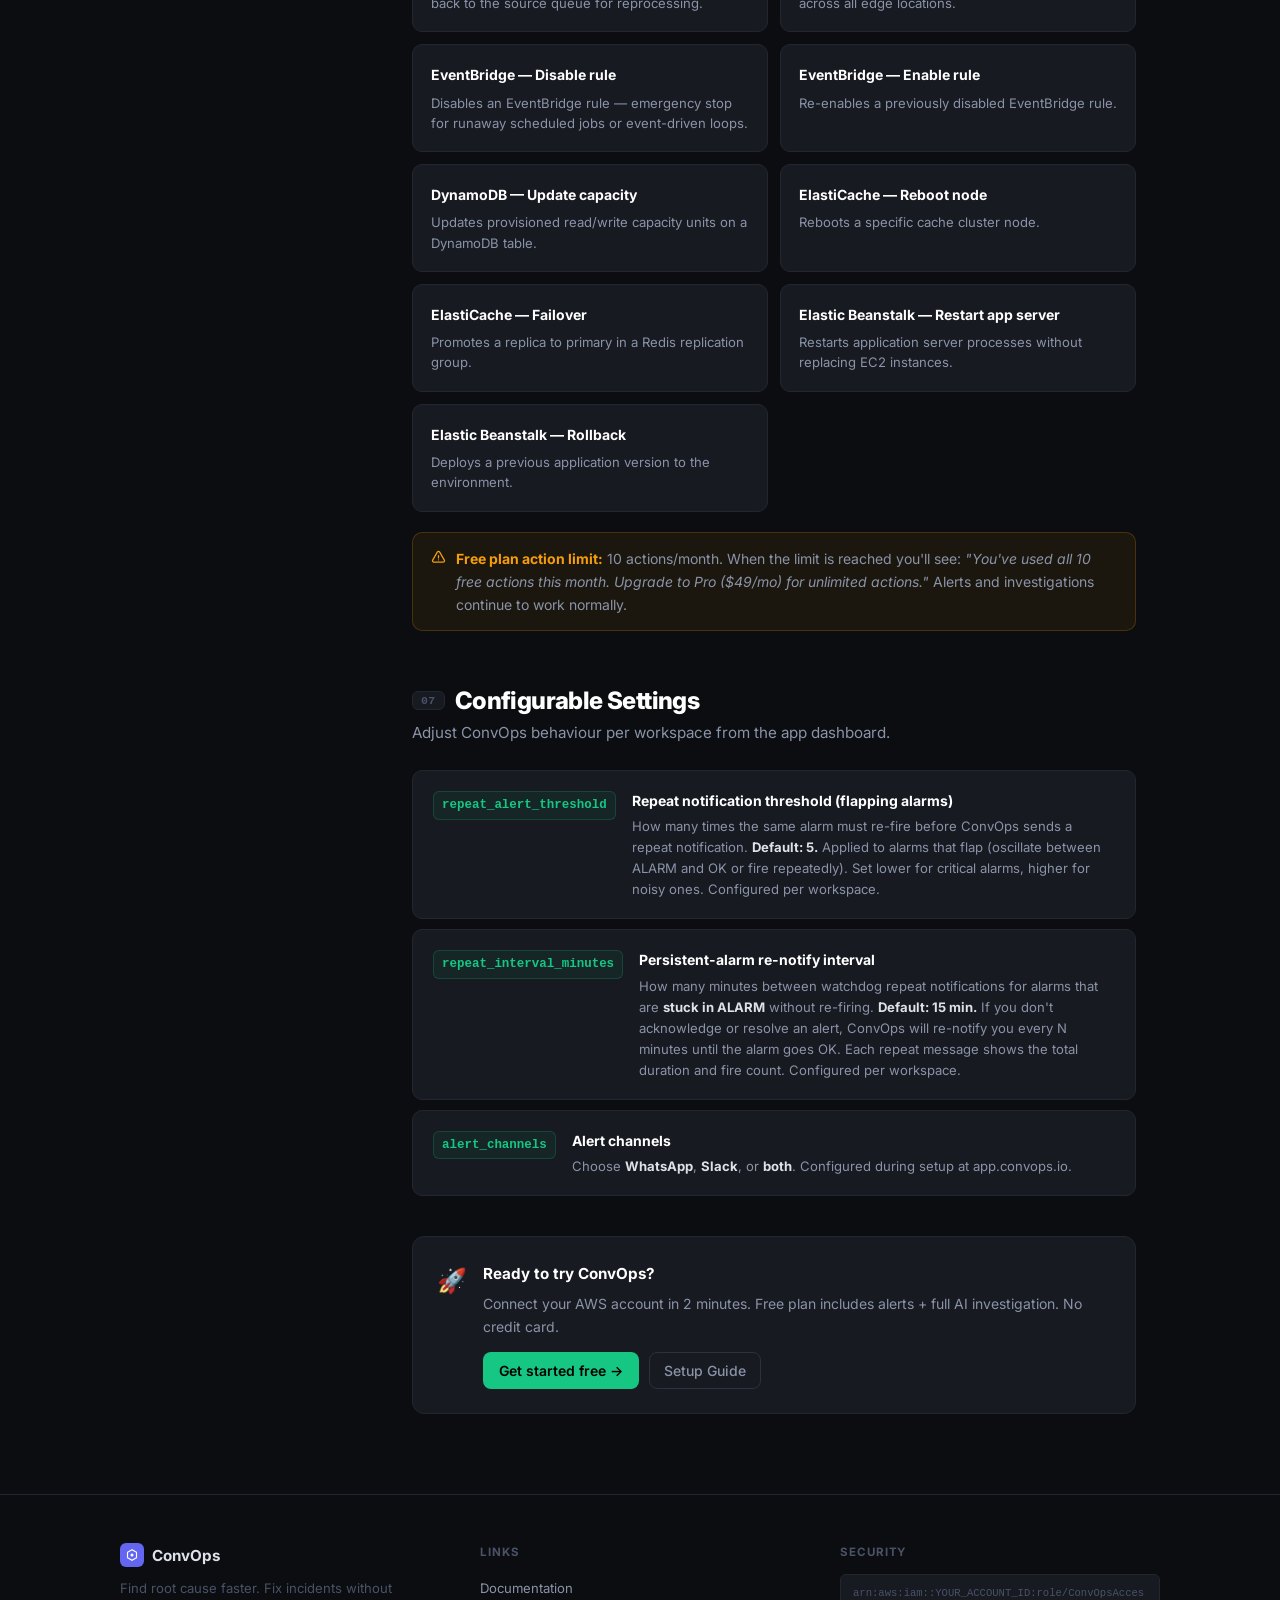
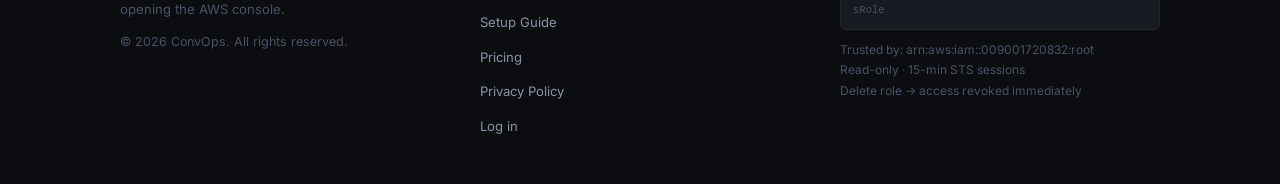
<file: docs.html>
<!DOCTYPE html>
<html lang="en">
<head>
    <meta charset="UTF-8">
    <meta name="viewport" content="width=device-width, initial-scale=1.0">
    <title>ConvOps Docs — What ConvOps Monitors &amp; How It Works</title>
    <meta name="description" content="What ConvOps monitors, how investigation works, and exactly what gets deployed in your AWS account." />
    <link rel="preconnect" href="https://fonts.googleapis.com">
    <link rel="preconnect" href="https://fonts.gstatic.com" crossorigin>
    <link href="https://fonts.googleapis.com/css2?family=Inter:ital,opsz,wght@0,14..32,300;0,14..32,400;0,14..32,500;0,14..32,600;0,14..32,700;0,14..32,800;1,14..32,400&display=swap" rel="stylesheet">
    <link rel="stylesheet" href="shared.css">
    <style>
        /* ── DOCS-SPECIFIC LAYOUT ───────────────────────────── */
        .docs-layout {
            display: grid;
            grid-template-columns: 220px 1fr;
            gap: 48px;
            max-width: 1040px;
            margin: 0 auto;
            padding: 40px 24px 80px;
        }
        @media (max-width: 768px) {
            .docs-layout { grid-template-columns: 1fr; }
            .docs-sidebar { display: none; }
        }

        /* Sticky sidebar */
        .docs-sidebar {
            position: sticky;
            top: 72px;
            height: fit-content;
            max-height: calc(100vh - 88px);
            overflow-y: auto;
        }
        .sidebar-group { margin-bottom: 24px; }
        .sidebar-group-title {
            font-size: 0.68rem; font-weight: 700;
            letter-spacing: 0.1em; text-transform: uppercase;
            color: var(--text-3); margin-bottom: 8px;
        }
        .sidebar-link {
            display: block; font-size: 0.82rem;
            color: var(--text-3); text-decoration: none;
            padding: 5px 0 5px 10px;
            border-left: 2px solid transparent;
            transition: all 0.15s; line-height: 1.4;
        }
        .sidebar-link:hover { color: var(--text-2); border-color: var(--border-2); }
        .sidebar-link.active { color: var(--green); border-color: var(--green); }
        .sidebar-sub {
            display: block; font-size: 0.78rem;
            color: var(--text-3); text-decoration: none;
            padding: 3px 0 3px 20px;
            border-left: 2px solid transparent;
            transition: all 0.15s;
        }
        .sidebar-sub:hover { color: var(--text-2); border-color: var(--border-2); }

        /* ── DOCS CONTENT ───────────────────────────────────── */
        .docs-content { min-width: 0; }
        .docs-section { margin-bottom: 56px; }
        .docs-section:last-child { margin-bottom: 0; }
        .section-anchor { /* invisible anchor target */
            display: block; height: 80px; margin-top: -80px;
        }
        .docs-h2 {
            font-size: 1.5rem; font-weight: 800;
            color: #fff; letter-spacing: -0.6px;
            margin-bottom: 6px; line-height: 1.15;
            display: flex; align-items: center; gap: 10px;
        }
        .docs-h2-num {
            font-size: 0.72rem; font-weight: 700; font-family: var(--mono);
            color: var(--text-3); background: var(--s2);
            border: 1px solid var(--border); border-radius: 6px;
            padding: 2px 8px; letter-spacing: 0.04em;
        }
        .docs-lead {
            font-size: 0.95rem; color: var(--text-2);
            line-height: 1.7; margin-bottom: 24px; max-width: 600px;
        }
        .docs-h3 {
            font-size: 1rem; font-weight: 700; color: var(--text);
            margin: 28px 0 10px;
        }

        /* ── ALARM TYPES GRID ───────────────────────────────── */
        .alarm-grid {
            display: grid;
            grid-template-columns: repeat(auto-fill, minmax(200px, 1fr));
            gap: 12px; margin: 16px 0;
        }
        .alarm-card {
            background: var(--s2); border: 1px solid var(--border);
            border-radius: 10px; padding: 16px;
        }
        .alarm-card-title {
            font-size: 0.875rem; font-weight: 700; color: #fff;
            margin-bottom: 5px;
        }
        .alarm-card p { font-size: 0.82rem; color: var(--text-2); line-height: 1.55; margin-bottom: 0; }

        /* ── AWS RESOURCE CHIPS ─────────────────────────────── */
        .resource-chips { display: flex; flex-wrap: wrap; gap: 8px; margin: 12px 0; }
        .resource-chip {
            display: inline-flex; align-items: center; gap: 5px;
            background: var(--s2); border: 1px solid var(--border);
            border-radius: 8px; padding: 5px 12px;
            font-size: 0.8rem; font-weight: 500; color: var(--text-2);
        }

        /* ── ALERT CONDITIONS ───────────────────────────────── */
        .condition-list { display: flex; flex-direction: column; gap: 10px; margin: 16px 0; }
        .condition-item {
            background: var(--s2); border: 1px solid var(--border);
            border-radius: 10px; padding: 16px 20px;
            display: flex; gap: 14px; align-items: flex-start;
        }
        .condition-badge {
            display: inline-flex; align-items: center;
            font-size: 0.72rem; font-weight: 700;
            padding: 3px 10px; border-radius: 6px;
            flex-shrink: 0; margin-top: 2px;
            font-family: var(--mono);
        }
        .badge-alarm { background: var(--red-bg); color: var(--red); border: 1px solid rgba(244,63,94,0.2); }
        .badge-ok    { background: var(--green-bg); color: var(--green); border: 1px solid rgba(22,199,132,0.2); }
        .badge-dedup { background: var(--amber-bg); color: var(--amber); border: 1px solid rgba(245,158,11,0.2); }
        .condition-body {}
        .condition-title { font-size: 0.88rem; font-weight: 700; color: #fff; margin-bottom: 4px; }
        .condition-desc  { font-size: 0.82rem; color: var(--text-2); line-height: 1.6; margin-bottom: 0; }

        /* ── INVESTIGATION CAPABILITIES ─────────────────────── */
        .inv-grid {
            display: grid;
            grid-template-columns: repeat(auto-fill, minmax(280px, 1fr));
            gap: 12px; margin: 16px 0;
        }
        .inv-card {
            background: var(--s2); border: 1px solid var(--border);
            border-radius: 10px; padding: 16px;
        }
        .inv-card-header {
            display: flex; align-items: center; gap: 8px;
            margin-bottom: 6px;
        }
        .inv-card-title { font-size: 0.875rem; font-weight: 700; color: #fff; }
        .inv-card-sub   { font-size: 0.75rem; color: var(--text-3); font-family: var(--mono); }
        .inv-card p { font-size: 0.82rem; color: var(--text-2); line-height: 1.55; margin-bottom: 0; }
        .inv-icon {
            width: 28px; height: 28px; border-radius: 7px;
            background: var(--s3); border: 1px solid var(--border);
            display: flex; align-items: center; justify-content: center;
            font-size: 0.9em; flex-shrink: 0;
        }

        /* ── ALERT FLOW ─────────────────────────────────────── */
        .flow-wrap {
            overflow-x: auto; padding-bottom: 8px; margin: 20px 0;
        }
        .flow {
            display: flex; align-items: center; gap: 0;
            min-width: 600px;
        }
        .flow-node {
            background: var(--s2); border: 1px solid var(--border);
            border-radius: 8px; padding: 12px 14px;
            text-align: center; min-width: 100px;
            flex-shrink: 0;
        }
        .flow-node-icon { font-size: 1.2em; display: block; margin-bottom: 4px; }
        .flow-node-title {
            font-size: 0.72rem; font-weight: 700; color: #fff; display: block;
        }
        .flow-node-sub { font-size: 0.65rem; color: var(--text-3); display: block; margin-top: 2px; }
        .flow-arrow {
            color: var(--text-3); font-size: 1rem; padding: 0 6px;
            flex-shrink: 0;
        }
        .flow-arrow-down {
            display: flex; justify-content: center;
            padding: 4px 0; color: var(--text-3); font-size: 1rem;
        }
        .flow-wrap-vertical { margin: 16px 0; }
        .flow-step-row { display: flex; gap: 12px; align-items: flex-start; padding: 10px 0; }
        .flow-step-num {
            width: 24px; height: 24px; border-radius: 50%;
            background: var(--s2); border: 1px solid var(--border-2);
            display: flex; align-items: center; justify-content: center;
            font-size: 0.72rem; font-weight: 700; color: var(--text-3);
            flex-shrink: 0; margin-top: 1px;
        }
        .flow-step-text { font-size: 0.875rem; color: var(--text-2); line-height: 1.6; }
        .flow-step-text strong { color: var(--text); }

        /* ── IAM / CFN SECTIONS ─────────────────────────────── */
        .iam-tier {
            background: var(--s1); border: 1px solid var(--border);
            border-radius: 12px; padding: 24px; margin: 16px 0;
        }
        .iam-tier-title {
            font-size: 0.875rem; font-weight: 700; color: #fff;
            margin-bottom: 12px; display: flex; align-items: center; gap: 8px;
        }
        .iam-tier ul { list-style: none; }
        .iam-tier ul li {
            font-size: 0.875rem; color: var(--text-2); padding: 4px 0;
            display: flex; align-items: flex-start; gap: 8px; line-height: 1.6;
        }
        .iam-tier ul li::before { content: '›'; color: var(--indigo); font-weight: 700; }

        /* ── SECURITY MODEL ─────────────────────────────────── */
        .security-grid {
            display: grid;
            grid-template-columns: repeat(auto-fill, minmax(260px, 1fr));
            gap: 12px; margin: 16px 0;
        }
        .sec-card {
            background: var(--s2); border: 1px solid var(--border);
            border-radius: 10px; padding: 18px;
        }
        .sec-card-title {
            font-size: 0.875rem; font-weight: 700; color: #fff;
            margin-bottom: 6px; display: flex; align-items: center; gap: 8px;
        }
        .sec-icon {
            width: 20px; height: 20px; border-radius: 4px;
            background: var(--green-bg); border: 1px solid rgba(22,199,132,0.2);
            display: flex; align-items: center; justify-content: center; flex-shrink: 0;
        }
        .sec-card p { font-size: 0.82rem; color: var(--text-2); line-height: 1.6; margin-bottom: 0; }

        /* ── ACTIONS GRID ───────────────────────────────────── */
        .actions-grid {
            display: grid;
            grid-template-columns: repeat(auto-fill, minmax(240px, 1fr));
            gap: 12px; margin: 16px 0;
        }
        .action-card {
            background: var(--s2); border: 1px solid var(--border);
            border-radius: 10px; padding: 18px;
        }
        .action-card-title {
            font-size: 0.875rem; font-weight: 700; color: #fff;
            margin-bottom: 6px;
        }
        .action-card p { font-size: 0.82rem; color: var(--text-2); line-height: 1.55; margin-bottom: 0; }

        /* ── SETTINGS ───────────────────────────────────────── */
        .settings-list { display: flex; flex-direction: column; gap: 10px; margin: 16px 0; }
        .setting-item {
            background: var(--s2); border: 1px solid var(--border);
            border-radius: 10px; padding: 18px 20px;
            display: flex; gap: 16px; align-items: flex-start;
        }
        .setting-key {
            font-family: var(--mono); font-size: 0.78rem; font-weight: 700;
            color: var(--green); background: var(--green-bg);
            border: 1px solid rgba(22,199,132,0.2);
            border-radius: 6px; padding: 3px 8px;
            flex-shrink: 0; margin-top: 2px; white-space: nowrap;
        }
        .setting-body {}
        .setting-title { font-size: 0.875rem; font-weight: 700; color: #fff; margin-bottom: 4px; }
        .setting-desc  { font-size: 0.82rem; color: var(--text-2); line-height: 1.6; margin-bottom: 0; }
    </style>
</head>
<body>

<!-- Grain -->
<svg class="grain-overlay" xmlns="http://www.w3.org/2000/svg">
    <filter id="grain-filter">
        <feTurbulence type="fractalNoise" baseFrequency="0.65" numOctaves="3" stitchTiles="stitch"/>
        <feColorMatrix type="saturate" values="0"/>
    </filter>
    <rect width="100%" height="100%" filter="url(#grain-filter)"/>
</svg>

<!-- NAV -->
<nav>
    <div class="nav-inner">
        <a href="index.html" class="nav-logo">
            <div class="nav-logo-icon">
                <svg width="14" height="14" viewBox="0 0 16 16" fill="none"><path d="M8 1L2 4.5V11.5L8 15L14 11.5V4.5L8 1Z" stroke="white" stroke-width="1.5"/><circle cx="8" cy="8" r="2" fill="white"/></svg>
            </div>
            ConvOps
        </a>
        <ul class="nav-links">
            <li><a href="docs.html" class="active">Docs</a></li>
            <li><a href="index.html#pricing">Pricing</a></li>
            <li><a href="onboarding-guide.html">Setup Guide</a></li>
        </ul>
        <div class="nav-actions">
            <a href="https://app.convops.io/sign-in" class="btn-ghost">Log in</a>
            <a href="https://app.convops.io/sign-up" class="btn-primary-sm">Start free</a>
        </div>
    </div>
</nav>

<!-- PAGE HERO -->
<div class="page-hero">
    <div class="page-hero-inner">
        <div class="page-breadcrumb">
            <a href="index.html">Home</a>
            <span>›</span>
            <span>Documentation</span>
        </div>
        <h1>Documentation</h1>
        <p>What ConvOps monitors, how investigation works, and exactly what gets deployed in your AWS account.</p>
    </div>
</div>

<!-- DOCS BODY -->
<div class="docs-layout">

    <!-- SIDEBAR -->
    <aside class="docs-sidebar">
        <div class="sidebar-group">
            <div class="sidebar-group-title">On this page</div>
            <a href="#monitors" class="sidebar-link active">1. What ConvOps Monitors</a>
            <a href="#investigation" class="sidebar-link">2. Investigation Capabilities</a>
            <a href="#flow" class="sidebar-link">3. Alert Flow</a>
            <a href="#stack" class="sidebar-link">4. Customer Stack</a>
            <a href="#security" class="sidebar-link">5. Security Model</a>
            <a href="#actions" class="sidebar-link">6. Actions Available</a>
            <a href="#settings" class="sidebar-link">7. Configurable Settings</a>
        </div>
        <div class="sidebar-group">
            <div class="sidebar-group-title">More</div>
            <a href="onboarding-guide.html" class="sidebar-link">Setup Guide →</a>
            <a href="index.html#pricing" class="sidebar-link">Pricing →</a>
        </div>
        <div style="margin-top:24px; padding:12px; background:var(--s2); border:1px solid var(--border); border-radius:8px;">
            <div style="font-size:0.72rem; color:var(--text-3); margin-bottom:6px;">Last updated</div>
            <div style="font-size:0.78rem; color:var(--text-2);">April 28, 2026</div>
        </div>
    </aside>

    <!-- CONTENT -->
    <main class="docs-content">

        <!-- ── 1. WHAT CONVOPS MONITORS ──────────────────────── -->
        <div class="docs-section">
            <span id="monitors" class="section-anchor"></span>
            <div class="docs-h2"><span class="docs-h2-num">01</span> What ConvOps Monitors</div>
            <p class="docs-lead">ConvOps connects to your AWS account via a read-only IAM role and monitors <strong>CloudWatch Alarms</strong> in real time — across CPU, memory, error rate, latency, and any custom metric you've configured.</p>

            <div class="docs-h3">Alarm Types</div>
            <div class="alarm-grid">
                <div class="alarm-card">
                    <div class="alarm-card-title">CPU Utilization</div>
                    <p>Threshold alarms on EC2, ECS tasks, RDS, Lambda concurrency.</p>
                </div>
                <div class="alarm-card">
                    <div class="alarm-card-title">Memory Usage</div>
                    <p>Container-level and instance-level memory alarms.</p>
                </div>
                <div class="alarm-card">
                    <div class="alarm-card-title">Error Rate</div>
                    <p>5xx rates, Lambda errors, application error metrics.</p>
                </div>
                <div class="alarm-card">
                    <div class="alarm-card-title">Latency</div>
                    <p>API Gateway response times, Lambda duration, ALB target response time.</p>
                </div>
                <div class="alarm-card">
                    <div class="alarm-card-title">Custom Metrics</div>
                    <p>Any CloudWatch alarm you've created — ConvOps handles it automatically.</p>
                </div>
            </div>

            <div class="docs-h3">Supported AWS Resources</div>
            <div class="resource-chips">
                <span class="resource-chip">🐳 ECS</span>
                <span class="resource-chip">🖥️ EC2</span>
                <span class="resource-chip">🗄️ RDS</span>
                <span class="resource-chip">⚡ Lambda</span>
                <span class="resource-chip">⚖️ ALB</span>
                <span class="resource-chip">🌐 API Gateway</span>
                <span class="resource-chip">🏎️ ElastiCache</span>
                <span class="resource-chip">📨 SQS</span>
                <span class="resource-chip">📦 DynamoDB</span>
                <span class="resource-chip">🪣 S3</span>
            </div>

            <div class="docs-h3">Alert Channels</div>
            <p style="font-size:0.875rem; color:var(--text-2);">Choose one or both. Alerts land wherever your team already is — no new tools.</p>
            <div style="display:flex; gap:8px; margin:10px 0 20px;">
                <span class="tag tag-green">💬 WhatsApp</span>
                <span class="tag tag-indigo"># Slack</span>
            </div>

            <div class="docs-h3">Alert Conditions</div>
            <div class="condition-list">
                <div class="condition-item">
                    <span class="condition-badge badge-alarm">ALARM</span>
                    <div class="condition-body">
                        <div class="condition-title">ALARM state → Immediate notification</div>
                        <p class="condition-desc">When a CloudWatch alarm transitions to ALARM, ConvOps ingests it instantly, runs AI analysis, and delivers a rich notification with root cause — not just a raw metric value.</p>
                    </div>
                </div>
                <div class="condition-item">
                    <span class="condition-badge badge-ok">OK</span>
                    <div class="condition-body">
                        <div class="condition-title">OK state → Resolved notification</div>
                        <p class="condition-desc">When the alarm returns to OK, you receive a resolved message so you know the incident closed — no need to manually check CloudWatch.</p>
                    </div>
                </div>
                <div class="condition-item">
                    <span class="condition-badge badge-dedup">DEDUP</span>
                    <div class="condition-body">
                        <div class="condition-title">Repeat-alert deduplication (flapping alarms)</div>
                        <p class="condition-desc">If the same alarm fires repeatedly (flapping), ConvOps batches repeat notifications. You are only paged again after <code class="inline">repeat_alert_threshold</code> fires (default: <strong>5</strong>). Each repeat message includes the total fire count and elapsed time. Configurable per workspace.</p>
                    </div>
                </div>
                <div class="condition-item">
                    <span class="condition-badge badge-dedup" style="background:rgba(99,102,241,0.1); color:#a5b4fc; border-color:rgba(99,102,241,0.3);">WATCHDOG</span>
                    <div class="condition-body">
                        <div class="condition-title">Persistent-alarm watchdog — re-notify even if no new fire</div>
                        <p class="condition-desc">CloudWatch only sends SNS notifications on state <em>transitions</em> (OK→ALARM). If an alarm stays in ALARM without re-firing, no new SNS message is sent — meaning you'd never get a reminder. ConvOps runs a scheduled watchdog Lambda <strong>every 15 minutes</strong> that assumes your role, calls <code class="inline">describe_alarms(StateValue='ALARM')</code>, and pushes a repeat notification for any alarm still stuck in ALARM beyond the <code class="inline">repeat_interval_minutes</code> window (default: <strong>15 min</strong>, configurable). The repeat message shows how long the alarm has been firing and how many times you've been notified.</p>
                    </div>
                </div>
            </div>
        </div>

        <!-- ── 2. INVESTIGATION ───────────────────────────────── -->
        <div class="docs-section">
            <span id="investigation" class="section-anchor"></span>
            <div class="docs-h2"><span class="docs-h2-num">02</span> Investigation Capabilities</div>
            <p class="docs-lead">Reply <strong>4</strong> to any alert to trigger a deep investigation. ConvOps pulls data from multiple AWS sources simultaneously, correlates everything, and delivers an AI root cause analysis — within seconds, without opening AWS console.</p>

            <div class="callout callout-blue">
                <div class="callout-icon">
                    <svg width="15" height="15" fill="none" viewBox="0 0 24 24" stroke="currentColor" stroke-width="2" style="color:var(--indigo)"><path stroke-linecap="round" stroke-linejoin="round" d="m11.25 11.25.041-.02a.75.75 0 0 1 1.063.852l-.708 2.836a.75.75 0 0 0 1.063.853l.041-.021M21 12a9 9 0 1 1-18 0 9 9 0 0 1 18 0Zm-9-3.75h.008v.008H12V8.25Z"/></svg>
                </div>
                <div><strong>The first alert already includes AI analysis.</strong> Reply "4" when you want the full deep-dive with all data sources — metrics, logs, CloudTrail, cost, security groups, and more.</div>
            </div>

            <div class="inv-grid">
                <div class="inv-card">
                    <div class="inv-card-header">
                        <div class="inv-icon">📊</div>
                        <div>
                            <div class="inv-card-title">CloudWatch Metrics</div>
                            <div class="inv-card-sub">Last 30 min</div>
                        </div>
                    </div>
                    <p>Avg + max values for the relevant metric. Shows the trend leading up to the alarm threshold breach so you can see if it's a spike or a gradual increase.</p>
                </div>
                <div class="inv-card">
                    <div class="inv-card-header">
                        <div class="inv-icon">📋</div>
                        <div>
                            <div class="inv-card-title">Application Logs</div>
                            <div class="inv-card-sub">20 min before → 10 min after alarm</div>
                        </div>
                    </div>
                    <p>Scans CloudWatch Logs Insights filtered for: <code class="inline">ERROR</code> <code class="inline">WARN</code> <code class="inline">Exception</code> <code class="inline">timeout</code> <code class="inline">OOM</code>. Time window spans from 20 min before the alarm through 10 min after — captures both leading indicators and the blast radius.</p>
                </div>
                <div class="inv-card">
                    <div class="inv-card-header">
                        <div class="inv-icon">🐳</div>
                        <div>
                            <div class="inv-card-title">ECS Service State</div>
                            <div class="inv-card-sub">Live</div>
                        </div>
                    </div>
                    <p>Running / desired / pending task counts. Deployment status. Failed task details. Stopped task reasons + exit codes — the exact message that tells you why a container stopped.</p>
                </div>
                <div class="inv-card">
                    <div class="inv-card-header">
                        <div class="inv-icon">🖥️</div>
                        <div>
                            <div class="inv-card-title">EC2 Instance State</div>
                            <div class="inv-card-sub">Live</div>
                        </div>
                    </div>
                    <p>Instance state, instance type, CPU credit mode (for burstable T-series). Confirms whether the instance is running or in a degraded / impaired state.</p>
                </div>
                <div class="inv-card">
                    <div class="inv-card-header">
                        <div class="inv-icon">🗄️</div>
                        <div>
                            <div class="inv-card-title">RDS Database Status</div>
                            <div class="inv-card-sub">Live</div>
                        </div>
                    </div>
                    <p>DB status, engine version, connectivity analysis including security group rules and VPC subnet configuration. Identifies whether the database is reachable from your application layer.</p>
                </div>
                <div class="inv-card">
                    <div class="inv-card-header">
                        <div class="inv-icon">🛡️</div>
                        <div>
                            <div class="inv-card-title">Security Group Audit</div>
                            <div class="inv-card-sub">Live</div>
                        </div>
                    </div>
                    <p>Inbound rules check. Missing port detection — flags if a required port (e.g., 5432 for PostgreSQL, 3306 for MySQL, 6379 for Redis) is not open to expected sources.</p>
                </div>
                <div class="inv-card">
                    <div class="inv-card-header">
                        <div class="inv-icon">🌐</div>
                        <div>
                            <div class="inv-card-title">API Gateway Diagnostics</div>
                            <div class="inv-card-sub">Live</div>
                        </div>
                    </div>
                    <p>5xx and 4xx error rates. CORS configuration status. Stage info (deployment ID, throttling limits). Distinguishes client errors from server-side issues.</p>
                </div>
                <div class="inv-card">
                    <div class="inv-card-header">
                        <div class="inv-icon">⚖️</div>
                        <div>
                            <div class="inv-card-title">ALB Target Health</div>
                            <div class="inv-card-sub">Live</div>
                        </div>
                    </div>
                    <p>Per-target group breakdown: healthy / unhealthy / draining target counts. Identifies which backend instances have dropped out of rotation.</p>
                </div>
                <div class="inv-card">
                    <div class="inv-card-header">
                        <div class="inv-icon">💰</div>
                        <div>
                            <div class="inv-card-title">Cost Analysis</div>
                            <div class="inv-card-sub">Last 7 days</div>
                        </div>
                    </div>
                    <p>Per-service spend breakdown. Spend spike detection: flags any service with cost &gt;20% above its 7-day rolling average. Useful for spotting runaway resources during incidents.</p>
                </div>
                <div class="inv-card">
                    <div class="inv-card-header">
                        <div class="inv-icon">📜</div>
                        <div>
                            <div class="inv-card-title">CloudTrail</div>
                            <div class="inv-card-sub">Last 5 changes (2h)</div>
                        </div>
                    </div>
                    <p>The last 5 changes to the affected resource in the past 2 hours. Shows who changed what — deploys, config changes, SG modifications, IAM updates. Correlates changes to incidents.</p>
                </div>
                <div class="inv-card">
                    <div class="inv-card-header">
                        <div class="inv-icon">🐙</div>
                        <div>
                            <div class="inv-card-title">GitHub Deploys</div>
                            <div class="inv-card-sub">Optional — requires GitHub PAT</div>
                        </div>
                    </div>
                    <p>Recent commits and deployments correlated to the incident window. Shows which deploy is closest to the alarm, who authored it, and the commit message. Store a GitHub PAT in Secrets Manager and provide the ARN during setup to enable this source.</p>
                </div>
                <div class="inv-card" style="border-color:rgba(99,102,241,0.3); background:rgba(99,102,241,0.04);">
                    <div class="inv-card-header">
                        <div class="inv-icon" style="background:rgba(99,102,241,0.1); border-color:rgba(99,102,241,0.2);">🤖</div>
                        <div>
                            <div class="inv-card-title" style="color:var(--indigo);">Claude AI — Root Cause Analysis</div>
                            <div class="inv-card-sub">Automatic</div>
                        </div>
                    </div>
                    <p>All collected data is fed to Claude AI, which produces <strong style="color:var(--text);">3–5 bullet root cause analysis + recommended actions</strong>. Correlates metrics, logs, config changes, and resource state into a single coherent diagnosis with suggested next steps.</p>
                </div>
            </div>
        </div>

        <!-- ── 3. ALERT FLOW ──────────────────────────────────── -->
        <div class="docs-section">
            <span id="flow" class="section-anchor"></span>
            <div class="docs-h2"><span class="docs-h2-num">03</span> Alert Flow</div>
            <p class="docs-lead">End-to-end: from CloudWatch alarm to resolved incident.</p>

            <div class="flow-wrap">
                <div class="flow">
                    <div class="flow-node">
                        <span class="flow-node-icon">☁️</span>
                        <span class="flow-node-title">CloudWatch</span>
                        <span class="flow-node-sub">Alarm state change</span>
                    </div>
                    <div class="flow-arrow">→</div>
                    <div class="flow-node" style="border-color:rgba(99,102,241,0.35); background:rgba(99,102,241,0.06);">
                        <span class="flow-node-icon">⚡</span>
                        <span class="flow-node-title" style="color:#a5b4fc;">EventBridge</span>
                        <span class="flow-node-sub">Auto-routes all alarms</span>
                    </div>
                    <div class="flow-arrow">→</div>
                    <div class="flow-node">
                        <span class="flow-node-icon">📣</span>
                        <span class="flow-node-title">SNS Topic</span>
                        <span class="flow-node-sub">HTTPS delivery</span>
                    </div>
                    <div class="flow-arrow">→</div>
                    <div class="flow-node">
                        <span class="flow-node-icon">🔌</span>
                        <span class="flow-node-title">Ingest + Dedup</span>
                        <span class="flow-node-sub">SQS FIFO queue</span>
                    </div>
                    <div class="flow-arrow">→</div>
                    <div class="flow-node">
                        <span class="flow-node-icon">🤖</span>
                        <span class="flow-node-title">AI Filter</span>
                        <span class="flow-node-sub">RCA + enrich</span>
                    </div>
                    <div class="flow-arrow">→</div>
                    <div class="flow-node">
                        <span class="flow-node-icon">💬</span>
                        <span class="flow-node-title">WhatsApp / Slack</span>
                        <span class="flow-node-sub">You receive alert</span>
                    </div>
                    <div class="flow-arrow">→</div>
                    <div class="flow-node" style="border-color:rgba(22,199,132,0.3); background:var(--green-bg);">
                        <span class="flow-node-icon">✅</span>
                        <span class="flow-node-title" style="color:var(--green);">Resolved</span>
                        <span class="flow-node-sub">Audit logged</span>
                    </div>
                </div>
            </div>

            <div class="docs-h3">Step-by-step</div>
            <div class="flow-wrap-vertical">
                <div class="flow-step-row">
                    <div class="flow-step-num">1</div>
                    <div class="flow-step-text"><strong>CloudWatch Alarm</strong> — Any alarm in your account transitions to ALARM or OK state.</div>
                </div>
                <div class="flow-step-row">
                    <div class="flow-step-num">2</div>
                    <div class="flow-step-text"><strong>EventBridge catches it automatically</strong> — The <code class="inline">ConvOpsAlarmStateChanges</code> EventBridge rule (deployed in your account) captures every alarm state change across your whole account and routes it to the ConvOps SNS topic. No per-alarm wiring needed.</div>
                </div>
                <div class="flow-step-row">
                    <div class="flow-step-num">3</div>
                    <div class="flow-step-text"><strong>ConvOps Ingest + Dedup</strong> — The SNS HTTPS subscription delivers to ConvOps. A dedup check fires (same alarm won't page you again until it's fired 5× by default). The event goes into an SQS FIFO queue for ordered processing.</div>
                </div>
                <div class="flow-step-row">
                    <div class="flow-step-num">4</div>
                    <div class="flow-step-text"><strong>Notification Sent</strong> — The AI filter enriches the alert and you receive a WhatsApp or Slack message with the alarm details and initial AI analysis.</div>
                </div>
                <div class="flow-step-row">
                    <div class="flow-step-num">5</div>
                    <div class="flow-step-text"><strong>You Reply</strong> — Reply <strong>1</strong> to take action, <strong>4</strong> to trigger full deep investigation (all 11 data sources + Claude RCA).</div>
                </div>
                <div class="flow-step-row">
                    <div class="flow-step-num">6</div>
                    <div class="flow-step-text"><strong>Confirmed Action</strong> — ConvOps proposes the action and waits for you to reply <strong>YES</strong>. Confirmation expires after <strong>15 minutes</strong>. Every action is logged to the audit trail.</div>
                </div>
                <div class="flow-step-row">
                    <div class="flow-step-num" style="background:rgba(99,102,241,0.15); border-color:rgba(99,102,241,0.4); color:#a5b4fc;">W</div>
                    <div class="flow-step-text"><strong>Watchdog (parallel, runs every 15 min)</strong> — CloudWatch only sends SNS notifications on state <em>transitions</em>. If an alarm stays stuck in ALARM without re-firing, you'd never get a reminder. The watchdog Lambda runs on a schedule, assumes your role, calls <code class="inline">describe_alarms(StateValue='ALARM')</code>, and re-notifies for any alarm still open beyond the <code class="inline">repeat_interval_minutes</code> window (default: <strong>15 min</strong>). This means you keep getting nudged until the alarm resolves — regardless of whether you took action or not.</div>
                </div>
            </div>
        </div>

        <!-- ── 4. CUSTOMER STACK ───────────────────────────────── -->
        <div class="docs-section">
            <span id="stack" class="section-anchor"></span>
            <div class="docs-h2"><span class="docs-h2-num">04</span> Customer Stack — What Gets Deployed</div>
            <p class="docs-lead">ConvOps deploys a single CloudFormation stack into your AWS account via <strong>app.convops.io</strong>. Here is exactly what it creates — no surprises, no hidden resources.</p>

            <div class="callout callout-green">
                <div class="callout-icon">
                    <svg width="15" height="15" fill="none" viewBox="0 0 24 24" stroke="currentColor" stroke-width="2" style="color:var(--green)"><path stroke-linecap="round" stroke-linejoin="round" d="M13.19 8.688a4.5 4.5 0 0 1 1.242 7.244l-4.5 4.5a4.5 4.5 0 0 1-6.364-6.364l1.757-1.757m13.35-.622 1.757-1.757a4.5 4.5 0 0 0-6.364-6.364l-4.5 4.5a4.5 4.5 0 0 0 1.242 7.244"/></svg>
                </div>
                <div><strong>Fully automated.</strong> Sign up at <strong>app.convops.io</strong>, enter your AWS Account ID, and the portal generates a pre-filled CloudFormation URL. Click once to open in the AWS console — all parameters are pre-filled. No YAML editing.</div>
            </div>

            <div class="docs-h3">Stack resources (4 total)</div>
            <div style="background:var(--s1); border:1px solid var(--border); border-radius:12px; overflow:hidden; margin:14px 0;">
                <table style="width:100%; border-collapse:collapse;">
                    <thead>
                        <tr style="background:var(--s2);">
                            <th style="padding:10px 14px; text-align:left; font-size:0.72rem; font-weight:700; color:var(--text-3); text-transform:uppercase; letter-spacing:0.05em; border-bottom:1px solid var(--border);">Resource</th>
                            <th style="padding:10px 14px; text-align:left; font-size:0.72rem; font-weight:700; color:var(--text-3); text-transform:uppercase; letter-spacing:0.05em; border-bottom:1px solid var(--border);">Type</th>
                            <th style="padding:10px 14px; text-align:left; font-size:0.72rem; font-weight:700; color:var(--text-3); text-transform:uppercase; letter-spacing:0.05em; border-bottom:1px solid var(--border);">What it does</th>
                        </tr>
                    </thead>
                    <tbody>
                        <tr style="border-bottom:1px solid rgba(255,255,255,0.04);">
                            <td style="padding:10px 14px; font-family:var(--mono); font-size:0.76rem; color:var(--green); font-weight:600;">ConvOpsAccessRole</td>
                            <td style="padding:10px 14px; font-size:0.8rem; color:var(--text-3);">IAM Role</td>
                            <td style="padding:10px 14px; font-size:0.82rem; color:var(--text-2); line-height:1.6;">Read-only access (+ write if EnableActions=true). Protected by unique ExternalId via STS.</td>
                        </tr>
                        <tr style="border-bottom:1px solid rgba(255,255,255,0.04);">
                            <td style="padding:10px 14px; font-family:var(--mono); font-size:0.76rem; color:var(--green); font-weight:600;">ConvOpsAlertTopic</td>
                            <td style="padding:10px 14px; font-size:0.8rem; color:var(--text-3);">SNS Topic</td>
                            <td style="padding:10px 14px; font-size:0.82rem; color:var(--text-2); line-height:1.6;">Receives alarm events. Subscribed via HTTPS to the ConvOps ingest endpoint. CloudWatch + EventBridge are authorised to publish.</td>
                        </tr>
                        <tr style="border-bottom:1px solid rgba(255,255,255,0.04);">
                            <td style="padding:10px 14px; font-family:var(--mono); font-size:0.76rem; color:var(--green); font-weight:600;">ConvOpsAlertTopicPolicy</td>
                            <td style="padding:10px 14px; font-size:0.8rem; color:var(--text-3);">SNS Policy</td>
                            <td style="padding:10px 14px; font-size:0.82rem; color:var(--text-2); line-height:1.6;">Allows CloudWatch and EventBridge to publish to the SNS topic.</td>
                        </tr>
                        <tr>
                            <td style="padding:10px 14px; font-family:var(--mono); font-size:0.76rem; color:var(--indigo); font-weight:600;">ConvOpsAlarmStateChanges</td>
                            <td style="padding:10px 14px; font-size:0.8rem; color:var(--text-3);">EventBridge Rule</td>
                            <td style="padding:10px 14px; font-size:0.82rem; color:var(--text-2); line-height:1.6;"><strong style="color:var(--text);">Always deployed.</strong> Catches every ALARM + OK state change across your entire account automatically. No per-alarm setup needed.</td>
                        </tr>
                    </tbody>
                </table>
            </div>

            <div class="docs-h3">Stack parameters</div>
            <div style="background:var(--s1); border:1px solid var(--border); border-radius:12px; overflow:hidden; margin:14px 0;">
                <table style="width:100%; border-collapse:collapse;">
                    <thead>
                        <tr style="background:var(--s2);">
                            <th style="padding:10px 14px; text-align:left; font-size:0.72rem; font-weight:700; color:var(--text-3); text-transform:uppercase; letter-spacing:0.05em; border-bottom:1px solid var(--border);">Parameter</th>
                            <th style="padding:10px 14px; text-align:left; font-size:0.72rem; font-weight:700; color:var(--text-3); text-transform:uppercase; letter-spacing:0.05em; border-bottom:1px solid var(--border);">Required</th>
                            <th style="padding:10px 14px; text-align:left; font-size:0.72rem; font-weight:700; color:var(--text-3); text-transform:uppercase; letter-spacing:0.05em; border-bottom:1px solid var(--border);">Description</th>
                        </tr>
                    </thead>
                    <tbody>
                        <tr style="border-bottom:1px solid rgba(255,255,255,0.04);">
                            <td style="padding:10px 14px; font-family:var(--mono); font-size:0.76rem; color:var(--text); font-weight:600;">CustomerExternalId</td>
                            <td style="padding:10px 14px; font-size:0.8rem; color:var(--green);">Auto-filled</td>
                            <td style="padding:10px 14px; font-size:0.82rem; color:var(--text-2); line-height:1.6;">Generated by the portal as <code class="inline">CONVOPS-{your-account-id}</code>. Pre-filled in the CFN URL. <code class="inline">NoEcho: true</code> — never visible in the console.</td>
                        </tr>
                        <tr style="border-bottom:1px solid rgba(255,255,255,0.04);">
                            <td style="padding:10px 14px; font-family:var(--mono); font-size:0.76rem; color:var(--text); font-weight:600;">EnableActions</td>
                            <td style="padding:10px 14px; font-size:0.8rem; color:var(--text-3);">Optional</td>
                            <td style="padding:10px 14px; font-size:0.82rem; color:var(--text-2); line-height:1.6;">Default <code class="inline">false</code>. Set <code class="inline">true</code> to grant write permissions. Controls a second IAM policy that enables all remediation actions globally across your account.</td>
                        </tr>
                        <tr>
                            <td style="padding:10px 14px; font-family:var(--mono); font-size:0.76rem; color:var(--text); font-weight:600;">GitHubTokenSecretArn</td>
                            <td style="padding:10px 14px; font-size:0.8rem; color:var(--text-3);">Optional</td>
                            <td style="padding:10px 14px; font-size:0.82rem; color:var(--text-2); line-height:1.6;">ARN of a Secrets Manager secret containing a GitHub PAT. Enables deploy correlation in investigations — shows which commit triggered the incident.</td>
                        </tr>
                    </tbody>
                </table>
            </div>

            <div class="docs-h3">IAM Role: <code class="inline">ConvOpsAccessRole</code></div>
            <div class="iam-tier">
                <ul>
                    <li><strong>Trusted by:</strong> ConvOps AWS account <code class="inline">009001720832</code> — only ConvOps can assume this role.</li>
                    <li><strong>ExternalId:</strong> Generated as <code class="inline">CONVOPS-{accountId}</code> by the portal. Pre-filled in the stack URL — the customer never handles it manually. Prevents confused-deputy attacks.</li>
                    <li><strong>Always present:</strong> AWS managed policy <code class="inline">arn:aws:iam::aws:policy/ReadOnlyAccess</code> — read access to all services. ConvOps can read metrics, logs, and resource state but cannot modify anything.</li>
                    <li><strong>When EnableActions=true:</strong> A second inline policy is attached granting write actions across ECS, EC2, RDS, Lambda, EKS, SQS, CloudFront, EventBridge, DynamoDB, ElastiCache, and Elastic Beanstalk. No resource-level or tag-level restrictions — the permission applies to all resources in your account.</li>
                </ul>
                <div class="callout callout-green" style="margin-top:14px;">
                    <div class="callout-icon">✅</div>
                    <div><strong>Read-only (default):</strong> Alerts + AI investigation, no write access. <strong>With EnableActions:</strong> All remediation actions — still requires your explicit YES confirmation per action, logged in the audit trail.</div>
                </div>
            </div>

            <div class="docs-h3">Trust Policy</div>
<pre>{
  "Version": "2012-10-17",
  "Statement": [
    {
      "Effect": "Allow",
      "Principal": {
        "AWS": "arn:aws:iam::009001720832:root"
      },
      "Action": "sts:AssumeRole",
      "Condition": {
        "StringEquals": {
          "sts:ExternalId": "CONVOPS-&lt;your-12-digit-account-id&gt;"
        }
      }
    }
  ]
}</pre>

            <div class="docs-h3">SNS Topic: <code class="inline">ConvOpsAlertTopic</code></div>
            <div class="iam-tier">
                <ul>
                    <li>Receives alarm events forwarded by the EventBridge rule.</li>
                    <li>HTTPS subscription to the ConvOps ingestion endpoint: <code class="inline">https://ewvdzp6c79.execute-api.eu-central-1.amazonaws.com/prod/ingest</code></li>
                    <li>Subscription is confirmed automatically during portal verification — no manual step.</li>
                </ul>
            </div>

            <div class="docs-h3">EventBridge Rule: <code class="inline">ConvOpsAlarmStateChanges</code></div>
            <div class="iam-tier">
                <ul>
                    <li>Always deployed — not optional.</li>
                    <li>Matches every CloudWatch alarm state change (<code class="inline">ALARM</code> and <code class="inline">OK</code>) in your account.</li>
                    <li>Routes to the <code class="inline">ConvOpsAlertTopic</code> SNS topic.</li>
                    <li>This is why no per-alarm SNS action wiring is needed — one rule covers all alarms, including new ones you create later.</li>
                </ul>
            </div>
        </div>

        <!-- ── 5. SECURITY MODEL ───────────────────────────────── -->
        <div class="docs-section">
            <span id="security" class="section-anchor"></span>
            <div class="docs-h2"><span class="docs-h2-num">05</span> Security Model</div>
            <p class="docs-lead">ConvOps has cross-account access to your AWS environment. Here's exactly what that means — no vague claims.</p>

            <div class="security-grid">
                <div class="sec-card">
                    <div class="sec-card-title">
                        <div class="sec-icon">
                            <svg width="10" height="10" fill="none" viewBox="0 0 24 24" stroke="var(--green)" stroke-width="2.5"><path stroke-linecap="round" stroke-linejoin="round" d="M15.75 5.25a3 3 0 0 1 3 3m3 0a6 6 0 0 1-7.029 5.912c-.563-.097-1.159.026-1.563.43L10.5 17.25H8.25v2.25H6v2.25H2.25v-2.818c0-.597.237-1.17.659-1.591l6.499-6.499c.404-.404.527-1 .43-1.563A6 6 0 0 1 21.75 8.25Z"/></svg>
                        </div>
                        No stored AWS credentials
                    </div>
                    <p>ConvOps never stores your AWS credentials. Access works via <strong style="color:var(--text);">STS AssumeRole</strong> — short-lived tokens with a <strong style="color:var(--text);">15-minute TTL</strong>. Tokens expire automatically.</p>
                </div>
                <div class="sec-card">
                    <div class="sec-card-title">
                        <div class="sec-icon">
                            <svg width="10" height="10" fill="none" viewBox="0 0 24 24" stroke="var(--green)" stroke-width="2.5"><path stroke-linecap="round" stroke-linejoin="round" d="M9 12.75 11.25 15 15 9.75m-3-7.036A11.959 11.959 0 0 1 3.598 6 11.99 11.99 0 0 0 3 9.749c0 5.592 3.824 10.29 9 11.623 5.176-1.332 9-6.03 9-11.622 0-1.31-.21-2.571-.598-3.751h-.152c-3.196 0-6.1-1.248-8.25-3.285Z"/></svg>
                        </div>
                        ExternalId protection
                    </div>
                    <p>Your IAM role requires a unique ExternalId (generated per customer, stored in Secrets Manager). Prevents confused-deputy attacks — nobody else can assume your role.</p>
                </div>
                <div class="sec-card">
                    <div class="sec-card-title">
                        <div class="sec-icon">
                            <svg width="10" height="10" fill="none" viewBox="0 0 24 24" stroke="var(--green)" stroke-width="2.5"><path stroke-linecap="round" stroke-linejoin="round" d="M2.036 12.322a1.012 1.012 0 0 1 0-.639C3.423 7.51 7.36 4.5 12 4.5c4.638 0 8.573 3.007 9.963 7.178.07.207.07.431 0 .639C20.577 16.49 16.64 19.5 12 19.5c-4.638 0-8.573-3.007-9.963-7.178Z"/><path stroke-linecap="round" stroke-linejoin="round" d="M15 12a3 3 0 1 1-6 0 3 3 0 0 1 6 0Z"/></svg>
                        </div>
                        Read-only by default
                    </div>
                    <p>The <code class="inline">ReadOnlyAccess</code> managed policy covers all reads. Write actions require your <strong style="color:var(--text);">explicit confirmation</strong> for every individual action.</p>
                </div>
                <div class="sec-card">
                    <div class="sec-card-title">
                        <div class="sec-icon">
                            <svg width="10" height="10" fill="none" viewBox="0 0 24 24" stroke="var(--green)" stroke-width="2.5"><path stroke-linecap="round" stroke-linejoin="round" d="M10.5 1.5H8.25A2.25 2.25 0 0 0 6 3.75v16.5a2.25 2.25 0 0 0 2.25 2.25h7.5A2.25 2.25 0 0 0 18 20.25V3.75a2.25 2.25 0 0 0-2.25-2.25H13.5m-3 0V3h3V1.5m-3 0h3m-3 8.25h3m-3 3.75h3M6.75 19.5h10.5"/></svg>
                        </div>
                        Phone binding
                    </div>
                    <p>Only the person who received the alert on their registered number/Slack account can confirm actions. Confirmation expires after <strong style="color:var(--text);">15 minutes</strong> (DynamoDB TTL on pending actions).</p>
                </div>
                <div class="sec-card">
                    <div class="sec-card-title">
                        <div class="sec-icon">
                            <svg width="10" height="10" fill="none" viewBox="0 0 24 24" stroke="var(--green)" stroke-width="2.5"><path stroke-linecap="round" stroke-linejoin="round" d="M9 12h3.75M9 15h3.75M9 18h3.75m3 .75H18a2.25 2.25 0 0 0 2.25-2.25V6.108c0-1.135-.845-2.098-1.976-2.192a48.424 48.424 0 0 0-1.123-.08m-5.801 0c-.065.21-.1.433-.1.664 0 .414.336.75.75.75h4.5a.75.75 0 0 0 .75-.75 2.25 2.25 0 0 0-.1-.664m-5.8 0A2.251 2.251 0 0 1 13.5 2.25H15c1.012 0 1.867.668 2.15 1.586m-5.8 0c-.376.023-.75.05-1.124.08C9.095 4.01 8.25 4.973 8.25 6.108V8.25m0 0H4.875c-.621 0-1.125.504-1.125 1.125v11.25c0 .621.504 1.125 1.125 1.125h9.75c.621 0 1.125-.504 1.125-1.125V9.375c0-.621-.504-1.125-1.125-1.125H8.25ZM6.75 12h.008v.008H6.75V12Z"/></svg>
                        </div>
                        Audit log — 90 days
                    </div>
                    <p>Every investigation and action is logged: timestamp, resource ARN, who approved, outcome. Exportable on request. 90-day retention.</p>
                </div>
                <div class="sec-card">
                    <div class="sec-card-title">
                        <div class="sec-icon">
                            <svg width="10" height="10" fill="none" viewBox="0 0 24 24" stroke="var(--green)" stroke-width="2.5"><path stroke-linecap="round" stroke-linejoin="round" d="M20.25 6.375c0 2.278-3.694 4.125-8.25 4.125S3.75 8.653 3.75 6.375m16.5 0c0-2.278-3.694-4.125-8.25-4.125S3.75 4.097 3.75 6.375m16.5 0v11.25c0 2.278-3.694 4.125-8.25 4.125s-8.25-1.847-8.25-4.125V6.375m16.5 0v3.75m-16.5-3.75v3.75m16.5 0v3.75C20.25 16.153 16.556 18 12 18s-8.25-1.847-8.25-4.125v-3.75m16.5 0c0 2.278-3.694 4.125-8.25 4.125s-8.25-1.847-8.25-4.125"/></svg>
                        </div>
                        Minimal data storage
                    </div>
                    <p>We store only operational metadata: alarm events, conversation state. <strong style="color:var(--text);">Never</strong> raw application logs, log content, secrets, or business data.</p>
                </div>
                <div class="sec-card">
                    <div class="sec-card-title">
                        <div class="sec-icon">🇪🇺</div>
                        EU data residency
                    </div>
                    <p>All ConvOps infrastructure runs in <strong style="color:var(--text);">eu-central-1 (Frankfurt)</strong>. Data does not leave the EU. GDPR compliant.</p>
                </div>
                <div class="sec-card">
                    <div class="sec-card-title">
                        <div class="sec-icon">
                            <svg width="10" height="10" fill="none" viewBox="0 0 24 24" stroke="var(--green)" stroke-width="2.5"><path stroke-linecap="round" stroke-linejoin="round" d="m14.74 9-.346 9m-4.788 0L9.26 9m9.968-3.21c.342.052.682.107 1.022.166m-1.022-.165L18.16 19.673a2.25 2.25 0 0 1-2.244 2.077H8.084a2.25 2.25 0 0 1-2.244-2.077L4.772 5.79m14.456 0a48.108 48.108 0 0 0-3.478-.397m-12 .562c.34-.059.68-.114 1.022-.165m0 0a48.11 48.11 0 0 1 3.478-.397m7.5 0v-.916c0-1.18-.91-2.164-2.09-2.201a51.964 51.964 0 0 0-3.32 0c-1.18.037-2.09 1.022-2.09 2.201v.916m7.5 0a48.667 48.667 0 0 0-7.5 0"/></svg>
                        </div>
                        Revoke instantly
                    </div>
                    <p>Delete the <code class="inline">ConvOpsAccessRole</code> from your AWS console. ConvOps loses all access immediately — no support ticket, no waiting period.</p>
                </div>
            </div>
        </div>

        <!-- ── 6. ACTIONS ─────────────────────────────────────── -->
        <div class="docs-section">
            <span id="actions" class="section-anchor"></span>
            <div class="docs-h2"><span class="docs-h2-num">06</span> Actions Available</div>
            <p class="docs-lead">32 remediation actions across 11 AWS services. All are live and production-ready. Every action requires two-step confirmation (reply <strong>1</strong> → reply <strong>YES</strong>) and is logged in the audit trail with timestamp and approver.</p>

            <div class="callout callout-blue">
                <div class="callout-icon">
                    <svg width="15" height="15" fill="none" viewBox="0 0 24 24" stroke="currentColor" stroke-width="2" style="color:var(--indigo)"><path stroke-linecap="round" stroke-linejoin="round" d="m11.25 11.25.041-.02a.75.75 0 0 1 1.063.852l-.708 2.836a.75.75 0 0 0 1.063.853l.041-.021M21 12a9 9 0 1 1-18 0 9 9 0 0 1 18 0Z"/></svg>
                </div>
                <div><strong>Requires EnableActions=true</strong> in your CloudFormation stack. Free plan: 10 actions/month. Pro: unlimited. Actions are blocked entirely if EnableActions was not set during stack deployment — update the stack parameter to enable.</div>
            </div>

            <!-- ECS -->
            <div class="docs-h3">ECS — 8 actions</div>
            <div class="actions-grid">
                <div class="action-card">
                    <div class="action-card-title">Restart service</div>
                    <p>Forces a new deployment — cycles all running tasks. Clears hung containers, OOM state, connection pool saturation.</p>
                </div>
                <div class="action-card">
                    <div class="action-card-title">Scale up (+1 task)</div>
                    <p>Increments desired count by 1. Absorbs traffic spikes without a full restart.</p>
                </div>
                <div class="action-card">
                    <div class="action-card-title">Scale down (−1 task)</div>
                    <p>Decrements desired count by 1. Useful for cost reduction or isolating a bad task.</p>
                </div>
                <div class="action-card">
                    <div class="action-card-title">Scale to count</div>
                    <p>Set desired task count to a specific number directly.</p>
                </div>
                <div class="action-card">
                    <div class="action-card-title">Rollback</div>
                    <p>Redeploys the previous task definition revision. Reverts a bad deploy without touching code.</p>
                </div>
                <div class="action-card">
                    <div class="action-card-title">Update task memory</div>
                    <p>Registers a new task definition with higher memory and redeploys. Fixes OOM without a code change.</p>
                </div>
                <div class="action-card">
                    <div class="action-card-title">Update task CPU</div>
                    <p>Registers a new task definition with higher CPU allocation and redeploys.</p>
                </div>
                <div class="action-card">
                    <div class="action-card-title">Drain task</div>
                    <p>Stops one running task — ECS automatically replaces it. Removes a bad instance without touching the service.</p>
                </div>
            </div>

            <!-- EC2 -->
            <div class="docs-h3">EC2 — 3 actions</div>
            <div class="actions-grid">
                <div class="action-card">
                    <div class="action-card-title">Reboot instance</div>
                    <p>Soft reboot via AWS API (~60s downtime). Clears transient OS / kernel issues without data loss.</p>
                </div>
                <div class="action-card">
                    <div class="action-card-title">Stop + start instance</div>
                    <p>Stops then starts — migrates to a new physical host. Clears persistent hung state. ~2 min downtime.</p>
                </div>
                <div class="action-card">
                    <div class="action-card-title">Snapshot root volume</div>
                    <p>Creates an EBS snapshot of the root volume. Non-destructive — good to do before risky actions.</p>
                </div>
            </div>

            <!-- RDS / Aurora -->
            <div class="docs-h3">RDS / Aurora — 6 actions</div>
            <div class="actions-grid">
                <div class="action-card">
                    <div class="action-card-title">Reboot RDS</div>
                    <p>Restarts the database engine. Clears connection pool saturation and transient DB failures.</p>
                </div>
                <div class="action-card">
                    <div class="action-card-title">Failover RDS</div>
                    <p>Triggers Multi-AZ failover to the standby replica. Useful when the primary is degraded.</p>
                </div>
                <div class="action-card">
                    <div class="action-card-title">Snapshot RDS</div>
                    <p>Creates a manual RDS snapshot. No downtime — safe to do before any intervention.</p>
                </div>
                <div class="action-card">
                    <div class="action-card-title">Failover Aurora cluster</div>
                    <p>Promotes an Aurora reader instance to primary.</p>
                </div>
                <div class="action-card">
                    <div class="action-card-title">Pause Aurora Serverless</div>
                    <p>Pauses an Aurora Serverless cluster — stops billing immediately.</p>
                </div>
                <div class="action-card">
                    <div class="action-card-title">Resume Aurora Serverless</div>
                    <p>Resumes a paused Aurora Serverless cluster.</p>
                </div>
            </div>

            <!-- Lambda -->
            <div class="docs-h3">Lambda — 4 actions</div>
            <div class="actions-grid">
                <div class="action-card">
                    <div class="action-card-title">Throttle (emergency stop)</div>
                    <p>Sets reserved concurrency to 0 — immediately stops all invocations. Use for runaway functions.</p>
                </div>
                <div class="action-card">
                    <div class="action-card-title">Unthrottle</div>
                    <p>Removes the reserved concurrency limit, restoring normal invocations.</p>
                </div>
                <div class="action-card">
                    <div class="action-card-title">Update memory</div>
                    <p>Updates memory allocation. CPU scales proportionally with Lambda memory.</p>
                </div>
                <div class="action-card">
                    <div class="action-card-title">Rollback alias</div>
                    <p>Points a Lambda alias to a previous published version. Instant rollback without redeployment.</p>
                </div>
            </div>

            <!-- EKS -->
            <div class="docs-h3">EKS — 3 actions</div>
            <div class="actions-grid">
                <div class="action-card">
                    <div class="action-card-title">Restart deployment</div>
                    <p>Rolling restart via annotation — zero downtime. All pods replaced in a controlled rollout.</p>
                </div>
                <div class="action-card">
                    <div class="action-card-title">Rollback deployment</div>
                    <p>Rolls the Kubernetes deployment back to its previous revision.</p>
                </div>
                <div class="action-card">
                    <div class="action-card-title">Scale deployment</div>
                    <p>Set the deployment replica count to a specific number.</p>
                </div>
            </div>

            <!-- Others -->
            <div class="docs-h3">SQS, CloudFront, EventBridge, DynamoDB, ElastiCache, Elastic Beanstalk — 8 actions</div>
            <div class="actions-grid">
                <div class="action-card">
                    <div class="action-card-title">SQS — Redrive DLQ</div>
                    <p>Moves all messages from the dead-letter queue back to the source queue for reprocessing.</p>
                </div>
                <div class="action-card">
                    <div class="action-card-title">CloudFront — Invalidate cache</div>
                    <p>Invalidates cached objects for specified paths across all edge locations.</p>
                </div>
                <div class="action-card">
                    <div class="action-card-title">EventBridge — Disable rule</div>
                    <p>Disables an EventBridge rule — emergency stop for runaway scheduled jobs or event-driven loops.</p>
                </div>
                <div class="action-card">
                    <div class="action-card-title">EventBridge — Enable rule</div>
                    <p>Re-enables a previously disabled EventBridge rule.</p>
                </div>
                <div class="action-card">
                    <div class="action-card-title">DynamoDB — Update capacity</div>
                    <p>Updates provisioned read/write capacity units on a DynamoDB table.</p>
                </div>
                <div class="action-card">
                    <div class="action-card-title">ElastiCache — Reboot node</div>
                    <p>Reboots a specific cache cluster node.</p>
                </div>
                <div class="action-card">
                    <div class="action-card-title">ElastiCache — Failover</div>
                    <p>Promotes a replica to primary in a Redis replication group.</p>
                </div>
                <div class="action-card">
                    <div class="action-card-title">Elastic Beanstalk — Restart app server</div>
                    <p>Restarts application server processes without replacing EC2 instances.</p>
                </div>
                <div class="action-card">
                    <div class="action-card-title">Elastic Beanstalk — Rollback</div>
                    <p>Deploys a previous application version to the environment.</p>
                </div>
            </div>

            <div class="callout callout-amber" style="margin-top:20px;">
                <div class="callout-icon">
                    <svg width="15" height="15" fill="none" viewBox="0 0 24 24" stroke="currentColor" stroke-width="2" style="color:var(--amber)"><path stroke-linecap="round" stroke-linejoin="round" d="M12 9v3.75m-9.303 3.376c-.866 1.5.217 3.374 1.948 3.374h14.71c1.73 0 2.813-1.874 1.948-3.374L13.949 3.378c-.866-1.5-3.032-1.5-3.898 0L2.697 16.126ZM12 15.75h.007v.008H12v-.008Z"/></svg>
                </div>
                <div><strong>Free plan action limit:</strong> 10 actions/month. When the limit is reached you'll see: <em>"You've used all 10 free actions this month. Upgrade to Pro ($49/mo) for unlimited actions."</em> Alerts and investigations continue to work normally.</div>
            </div>
        </div>

        <!-- ── 7. SETTINGS ────────────────────────────────────── -->
        <div class="docs-section">
            <span id="settings" class="section-anchor"></span>
            <div class="docs-h2"><span class="docs-h2-num">07</span> Configurable Settings</div>
            <p class="docs-lead">Adjust ConvOps behaviour per workspace from the app dashboard.</p>

            <div class="settings-list">
                <div class="setting-item">
                    <div class="setting-key">repeat_alert_threshold</div>
                    <div class="setting-body">
                        <div class="setting-title">Repeat notification threshold (flapping alarms)</div>
                        <p class="setting-desc">How many times the same alarm must re-fire before ConvOps sends a repeat notification. <strong style="color:var(--text);">Default: 5.</strong> Applied to alarms that flap (oscillate between ALARM and OK or fire repeatedly). Set lower for critical alarms, higher for noisy ones. Configured per workspace.</p>
                    </div>
                </div>
                <div class="setting-item">
                    <div class="setting-key">repeat_interval_minutes</div>
                    <div class="setting-body">
                        <div class="setting-title">Persistent-alarm re-notify interval</div>
                        <p class="setting-desc">How many minutes between watchdog repeat notifications for alarms that are <strong style="color:var(--text);">stuck in ALARM</strong> without re-firing. <strong style="color:var(--text);">Default: 15 min.</strong> If you don't acknowledge or resolve an alert, ConvOps will re-notify you every N minutes until the alarm goes OK. Each repeat message shows the total duration and fire count. Configured per workspace.</p>
                    </div>
                </div>
                <div class="setting-item">
                    <div class="setting-key">alert_channels</div>
                    <div class="setting-body">
                        <div class="setting-title">Alert channels</div>
                        <p class="setting-desc">Choose <strong style="color:var(--text);">WhatsApp</strong>, <strong style="color:var(--text);">Slack</strong>, or <strong style="color:var(--text);">both</strong>. Configured during setup at app.convops.io.</p>
                    </div>
                </div>
            </div>

            <div style="margin-top:40px; padding:24px; background:var(--s2); border:1px solid var(--border); border-radius:12px; display:flex; gap:16px; align-items:flex-start;">
                <div style="font-size:1.5rem; flex-shrink:0;">🚀</div>
                <div>
                    <div style="font-size:0.95rem; font-weight:700; color:#fff; margin-bottom:6px;">Ready to try ConvOps?</div>
                    <p style="font-size:0.875rem; color:var(--text-2); margin-bottom:14px;">Connect your AWS account in 2 minutes. Free plan includes alerts + full AI investigation. No credit card.</p>
                    <div style="display:flex; gap:10px; flex-wrap:wrap;">
                        <a href="https://app.convops.io/sign-up" class="btn-primary-sm">Get started free →</a>
                        <a href="onboarding-guide.html" class="btn-ghost">Setup Guide</a>
                    </div>
                </div>
            </div>
        </div>

    </main>
</div>

<!-- FOOTER -->
<footer>
    <div class="footer-inner">
        <div>
            <div class="footer-logo">
                <div class="footer-logo-icon">
                    <svg width="12" height="12" viewBox="0 0 16 16" fill="none"><path d="M8 1L2 4.5V11.5L8 15L14 11.5V4.5L8 1Z" stroke="white" stroke-width="1.5"/><circle cx="8" cy="8" r="2" fill="white"/></svg>
                </div>
                <span>ConvOps</span>
            </div>
            <p class="footer-tagline">Find root cause faster. Fix incidents without opening the AWS console.</p>
            <p class="footer-copy">© 2026 ConvOps. All rights reserved.</p>
        </div>
        <div>
            <div class="footer-col-title">Links</div>
            <ul class="footer-links">
                <li><a href="docs.html">Documentation</a></li>
                <li><a href="onboarding-guide.html">Setup Guide</a></li>
                <li><a href="index.html#pricing">Pricing</a></li>
                <li><a href="privacy.html">Privacy Policy</a></li>
                <li><a href="https://app.convops.io/sign-in">Log in</a></li>
            </ul>
        </div>
        <div>
            <div class="footer-col-title">Security</div>
            <div class="footer-arn">arn:aws:iam::YOUR_ACCOUNT_ID:role/ConvOpsAccessRole</div>
            <p class="footer-sec-note">
                Trusted by: arn:aws:iam::009001720832:root<br>
                Read-only · 15-min STS sessions<br>
                Delete role → access revoked immediately
            </p>
        </div>
    </div>
</footer>

<script>
// Active sidebar link on scroll
var sections = document.querySelectorAll('.section-anchor');
var links = document.querySelectorAll('.sidebar-link[href^="#"]');
var obs = new IntersectionObserver(function(entries) {
    entries.forEach(function(e) {
        if (e.isIntersecting) {
            var id = e.target.id;
            links.forEach(function(l) {
                l.classList.toggle('active', l.getAttribute('href') === '#' + id);
            });
        }
    });
}, { rootMargin: '-60px 0px -70% 0px' });
sections.forEach(function(s) { obs.observe(s); });
</script>
</body>
</html>
</file>
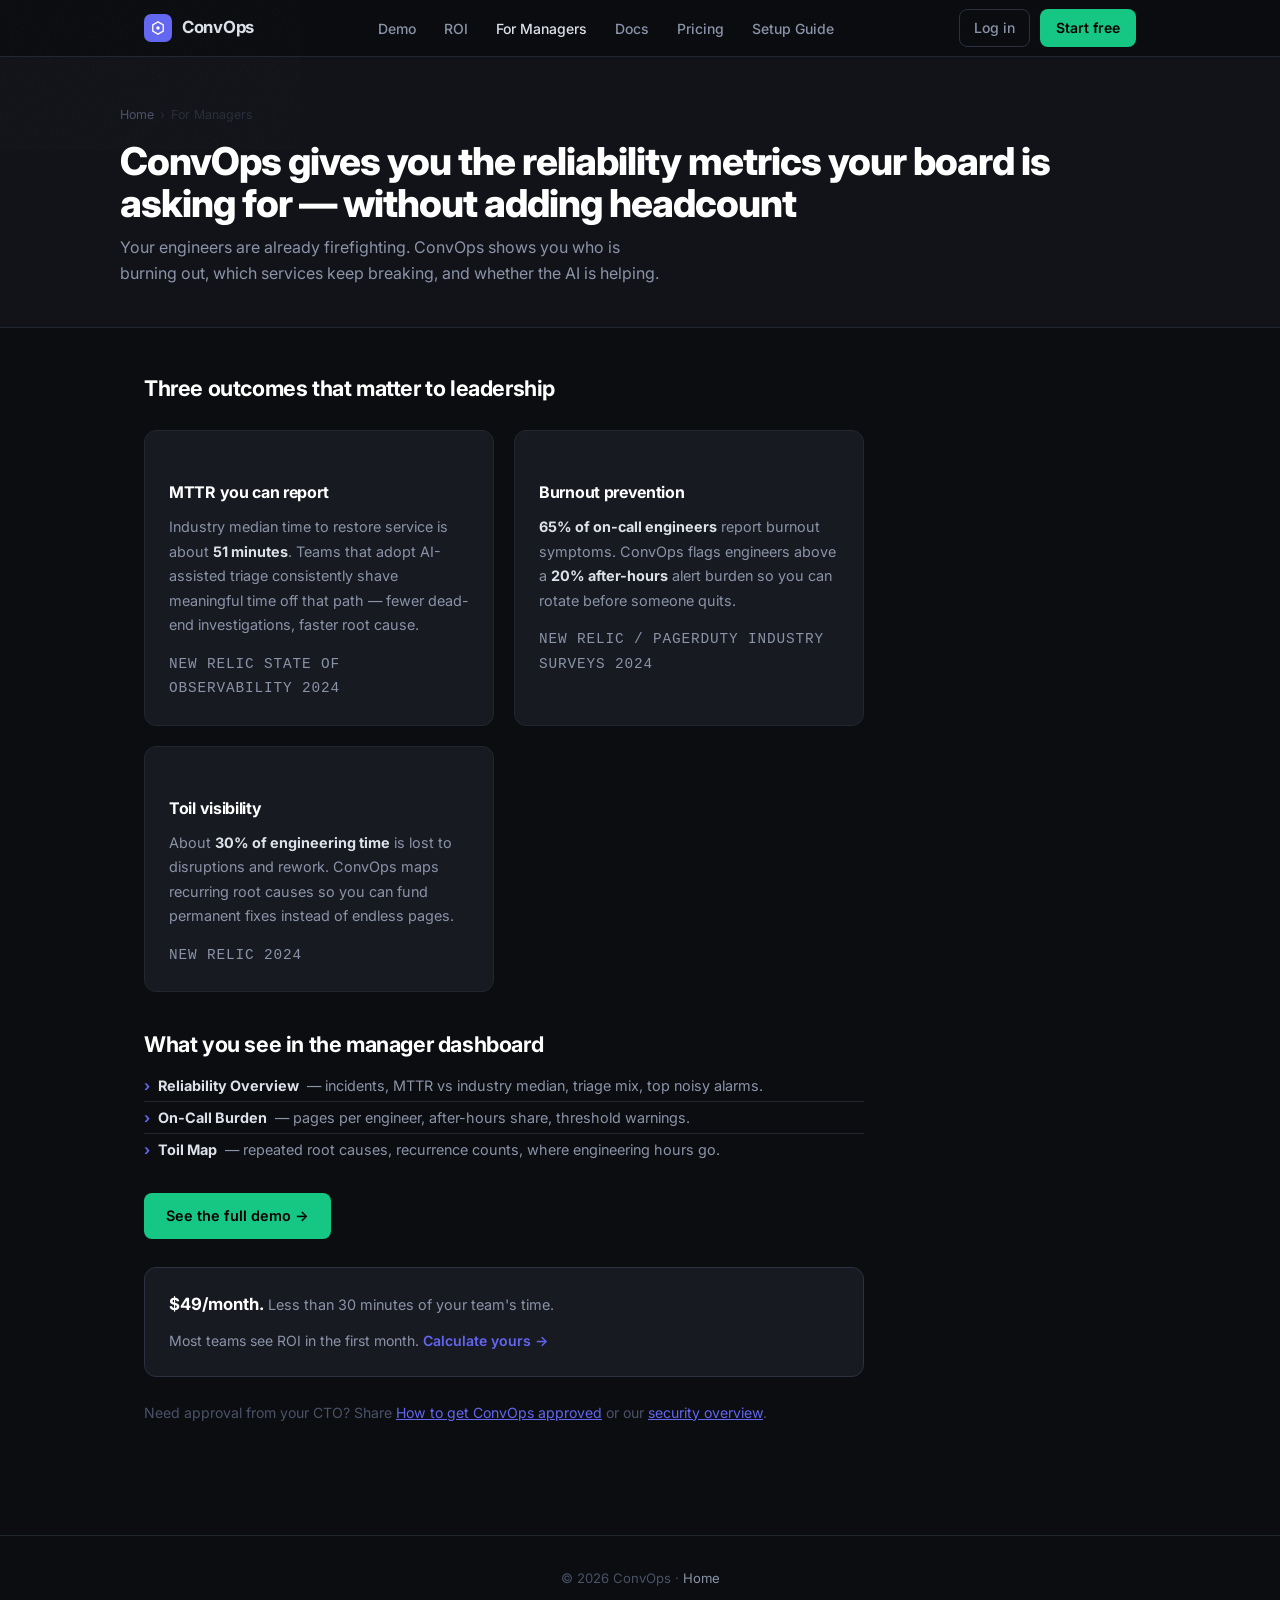
<file: for-managers.html>
<!DOCTYPE html>
<html lang="en">
<head>
    <meta charset="UTF-8">
    <meta name="viewport" content="width=device-width, initial-scale=1.0">
    <title>For Managers — ConvOps</title>
    <meta name="description" content="Reliability metrics for engineering leadership — MTTR, on-call burden, and AI effectiveness without adding headcount." />
    <link rel="preconnect" href="https://fonts.googleapis.com">
    <link rel="preconnect" href="https://fonts.gstatic.com" crossorigin>
    <link href="https://fonts.googleapis.com/css2?family=Inter:ital,opsz,wght@0,14..32,300;0,14..32,400;0,14..32,500;0,14..32,600;0,14..32,700;0,14..32,800;1,14..32,400&display=swap" rel="stylesheet">
    <link rel="stylesheet" href="shared.css">
    <style>
        .pillar-grid {
            display: grid;
            grid-template-columns: repeat(auto-fit, minmax(280px, 1fr));
            gap: 20px;
            margin: 28px 0 36px;
        }
        .pillar-card {
            background: var(--s2);
            border: 1px solid var(--border);
            border-radius: 12px;
            padding: 24px;
        }
        .pillar-card h3 {
            font-size: 1rem;
            font-weight: 700;
            color: #fff;
            margin-bottom: 10px;
            letter-spacing: -0.3px;
        }
        .pillar-card p { font-size: 0.9rem; color: var(--text-2); line-height: 1.7; margin-bottom: 0; }
        .pillar-stat {
            font-family: var(--mono);
            font-size: 0.72rem;
            color: var(--indigo);
            margin-top: 14px;
            text-transform: uppercase;
            letter-spacing: 0.06em;
        }
        .dash-list {
            list-style: none;
            margin: 16px 0 0;
        }
        .dash-list li {
            font-size: 0.9rem;
            color: var(--text-2);
            padding: 8px 0;
            border-bottom: 1px solid var(--border);
            display: flex;
            gap: 10px;
            align-items: flex-start;
        }
        .dash-list li:last-child { border-bottom: none; }
        .dash-list li::before { content: '›'; color: var(--green); font-weight: 700; flex-shrink: 0; }
        .price-strip {
            background: var(--s2);
            border: 1px solid var(--border-2);
            border-radius: 12px;
            padding: 22px 24px;
            margin-top: 28px;
        }
        .price-strip strong { color: #fff; font-size: 1.05rem; }
    </style>
</head>
<body>

<svg class="grain-overlay" xmlns="http://www.w3.org/2000/svg">
    <filter id="grain-filter">
        <feTurbulence type="fractalNoise" baseFrequency="0.65" numOctaves="3" stitchTiles="stitch"/>
        <feColorMatrix type="saturate" values="0"/>
    </filter>
    <rect width="100%" height="100%" filter="url(#grain-filter)"/>
</svg>

<nav>
    <div class="nav-inner">
        <a href="index.html" class="nav-logo">
            <div class="nav-logo-icon">
                <svg width="14" height="14" viewBox="0 0 16 16" fill="none"><path d="M8 1L2 4.5V11.5L8 15L14 11.5V4.5L8 1Z" stroke="white" stroke-width="1.5"/><circle cx="8" cy="8" r="2" fill="white"/></svg>
            </div>
            ConvOps
        </a>
        <ul class="nav-links">
            <li><a href="https://app.convops.io/demo">Demo</a></li>
            <li><a href="https://app.convops.io/roi">ROI</a></li>
            <li><a href="for-managers.html" class="active">For Managers</a></li>
            <li><a href="docs.html">Docs</a></li>
            <li><a href="index.html#pricing">Pricing</a></li>
            <li><a href="onboarding-guide.html">Setup Guide</a></li>
        </ul>
        <div class="nav-actions">
            <a href="https://app.convops.io/sign-in" class="btn-ghost">Log in</a>
            <a href="https://app.convops.io/sign-up" class="btn-primary-sm">Start free</a>
        </div>
    </div>
</nav>

<div class="page-hero">
    <div class="page-hero-inner">
        <div class="page-breadcrumb">
            <a href="index.html">Home</a>
            <span>›</span>
            <span>For Managers</span>
        </div>
        <h1>ConvOps gives you the reliability metrics your board is asking for — without adding headcount</h1>
        <p>Your engineers are already firefighting. ConvOps shows you who is burning out, which services keep breaking, and whether the AI is helping.</p>
    </div>
</div>

<div class="content-wrap">
    <div class="content-prose">
        <h2>Three outcomes that matter to leadership</h2>

        <div class="pillar-grid">
            <div class="pillar-card">
                <h3>MTTR you can report</h3>
                <p>Industry median time to restore service is about <strong style="color:var(--text);">51 minutes</strong>. Teams that adopt AI-assisted triage consistently shave meaningful time off that path — fewer dead-end investigations, faster root cause.</p>
                <p class="pillar-stat">New Relic State of Observability 2024</p>
            </div>
            <div class="pillar-card">
                <h3>Burnout prevention</h3>
                <p><strong style="color:var(--text);">65% of on-call engineers</strong> report burnout symptoms. ConvOps flags engineers above a <strong style="color:var(--text);">20% after-hours</strong> alert burden so you can rotate before someone quits.</p>
                <p class="pillar-stat">New Relic / PagerDuty industry surveys 2024</p>
            </div>
            <div class="pillar-card">
                <h3>Toil visibility</h3>
                <p>About <strong style="color:var(--text);">30% of engineering time</strong> is lost to disruptions and rework. ConvOps maps recurring root causes so you can fund permanent fixes instead of endless pages.</p>
                <p class="pillar-stat">New Relic 2024</p>
            </div>
        </div>

        <h2>What you see in the manager dashboard</h2>
        <ul class="dash-list">
            <li><strong style="color:var(--text);">Reliability Overview</strong> — incidents, MTTR vs industry median, triage mix, top noisy alarms.</li>
            <li><strong style="color:var(--text);">On-Call Burden</strong> — pages per engineer, after-hours share, threshold warnings.</li>
            <li><strong style="color:var(--text);">Toil Map</strong> — repeated root causes, recurrence counts, where engineering hours go.</li>
        </ul>

        <p style="margin-top:28px;">
            <a href="https://app.convops.io/demo" class="btn-primary-sm" style="display:inline-block;padding:10px 22px;font-size:0.9rem;">See the full demo →</a>
        </p>

        <div class="price-strip">
            <p style="margin-bottom:10px;"><strong>$49/month.</strong> Less than 30 minutes of your team's time.</p>
            <p style="margin-bottom:0;font-size:0.88rem;color:var(--text-2);">Most teams see ROI in the first month.
                <a href="https://app.convops.io/roi?teamSize=4&amp;incidents=19&amp;mttr=51&amp;cost=100" style="color:var(--indigo);text-decoration:none;font-weight:600;">Calculate yours →</a>
            </p>
        </div>

        <p style="margin-top:24px;font-size:0.88rem;color:var(--text-3);">
            Need approval from your CTO? Share <a href="approval.html" style="color:var(--indigo);">How to get ConvOps approved</a> or our <a href="security.html" style="color:var(--indigo);">security overview</a>.
        </p>
    </div>
</div>

<footer style="border-top:1px solid var(--border); padding:32px 24px; margin-top:48px;">
    <div style="max-width:1040px;margin:0 auto;text-align:center;">
        <p style="font-size:0.82rem;color:var(--text-3);margin:0;">© 2026 ConvOps · <a href="index.html" style="color:var(--text-2);text-decoration:none;">Home</a></p>
    </div>
</footer>

</body>
</html>
</file>
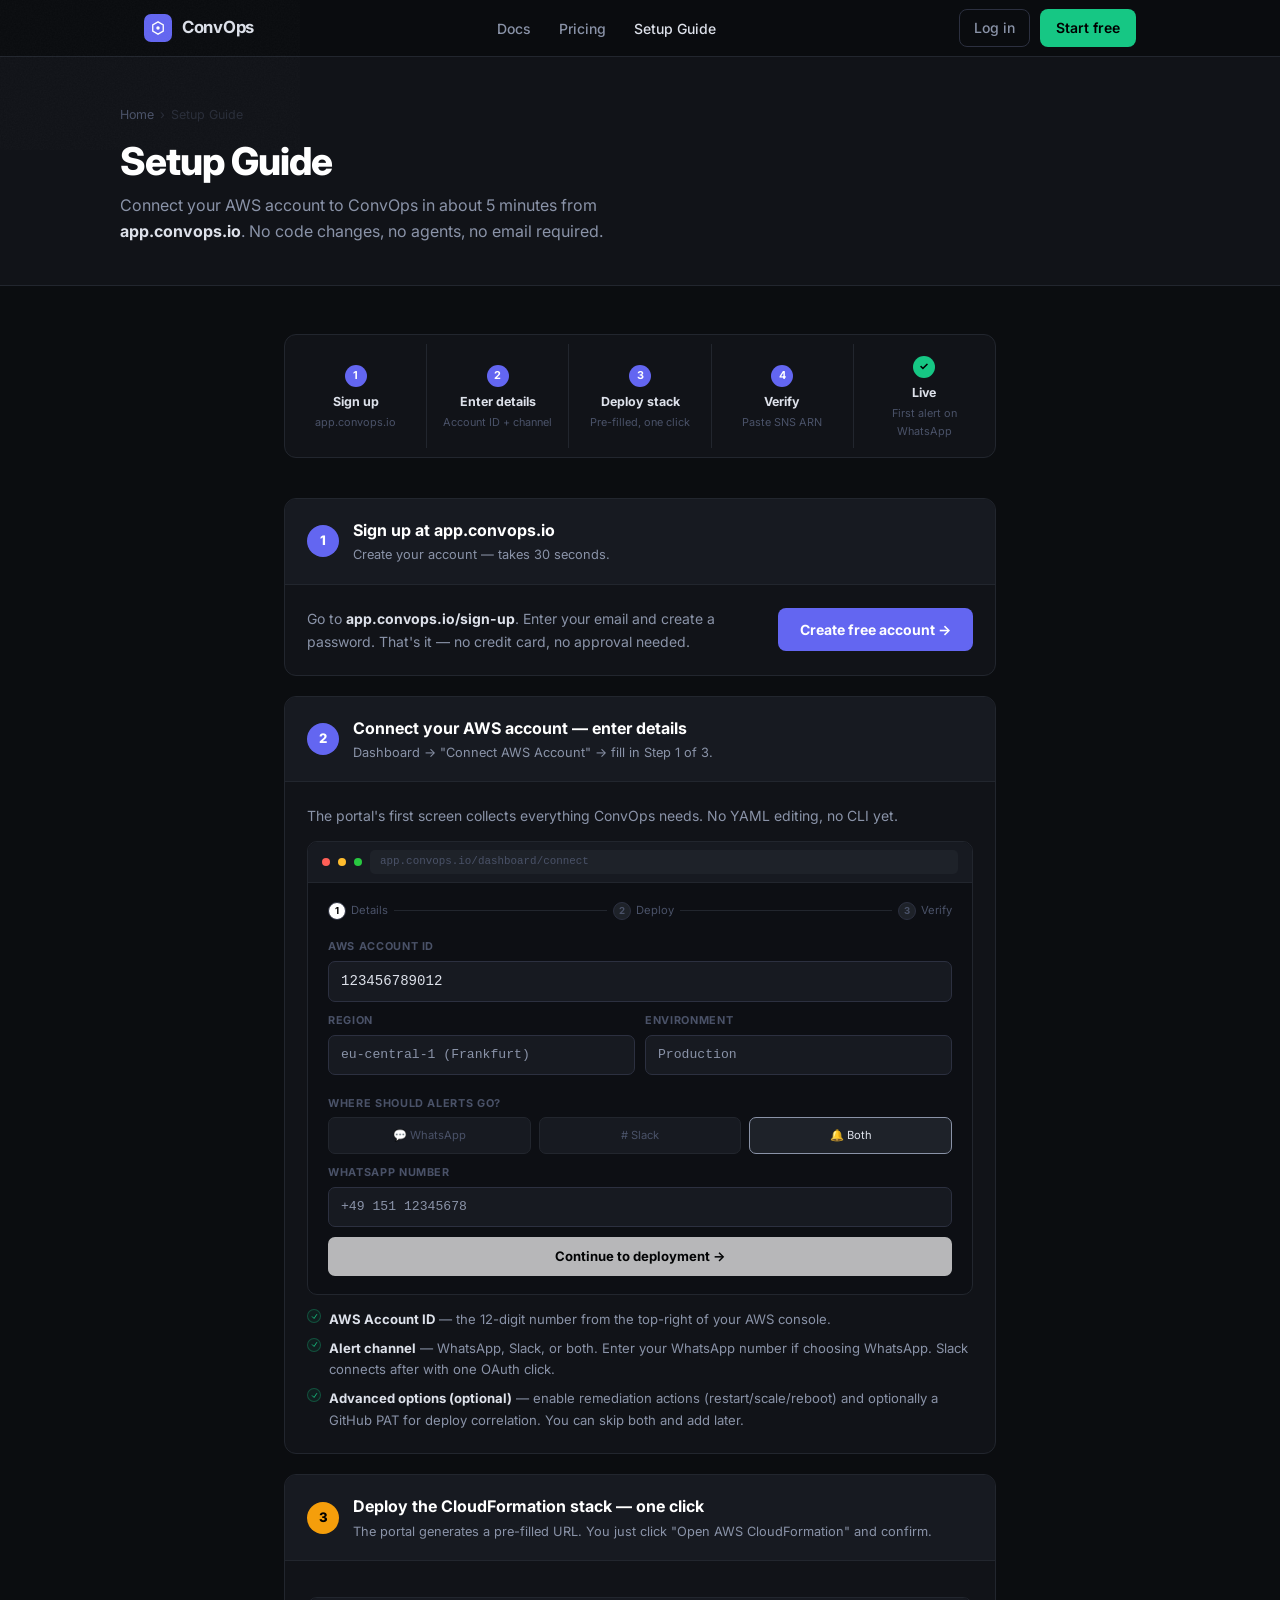
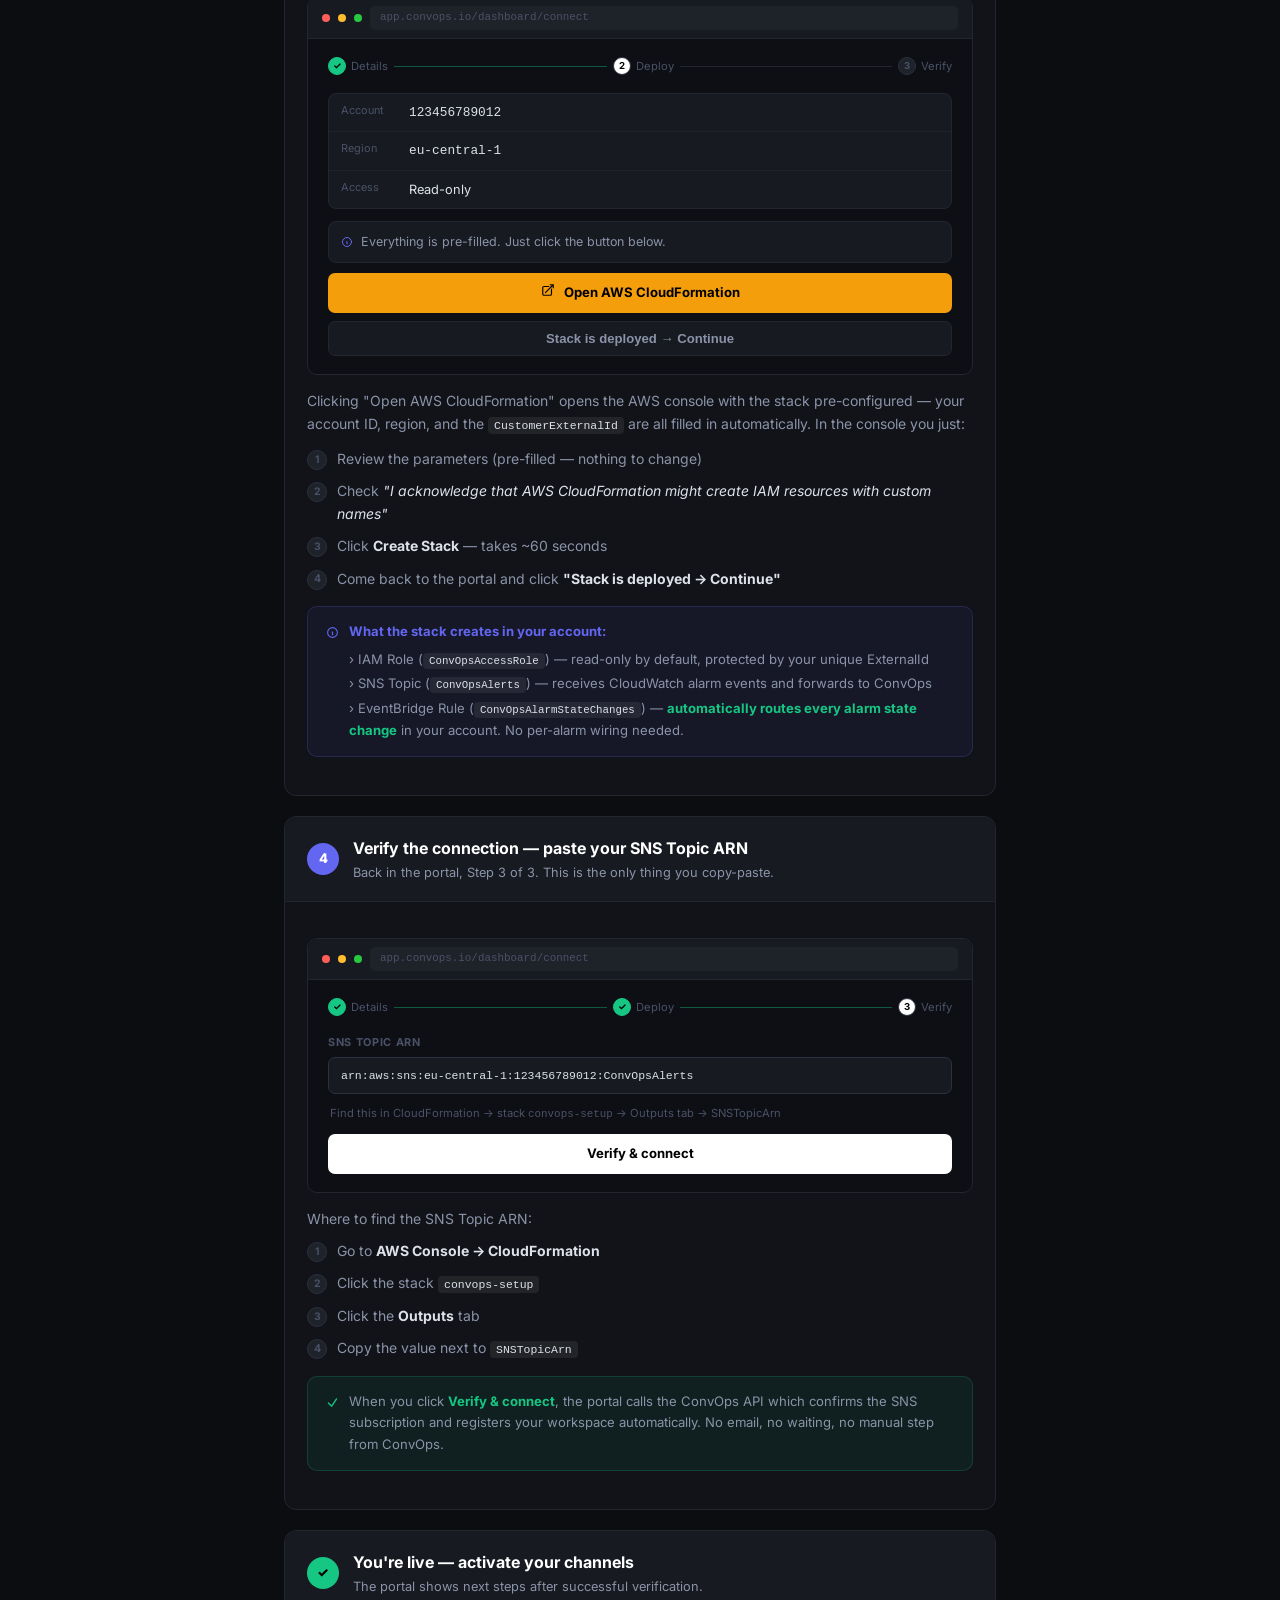
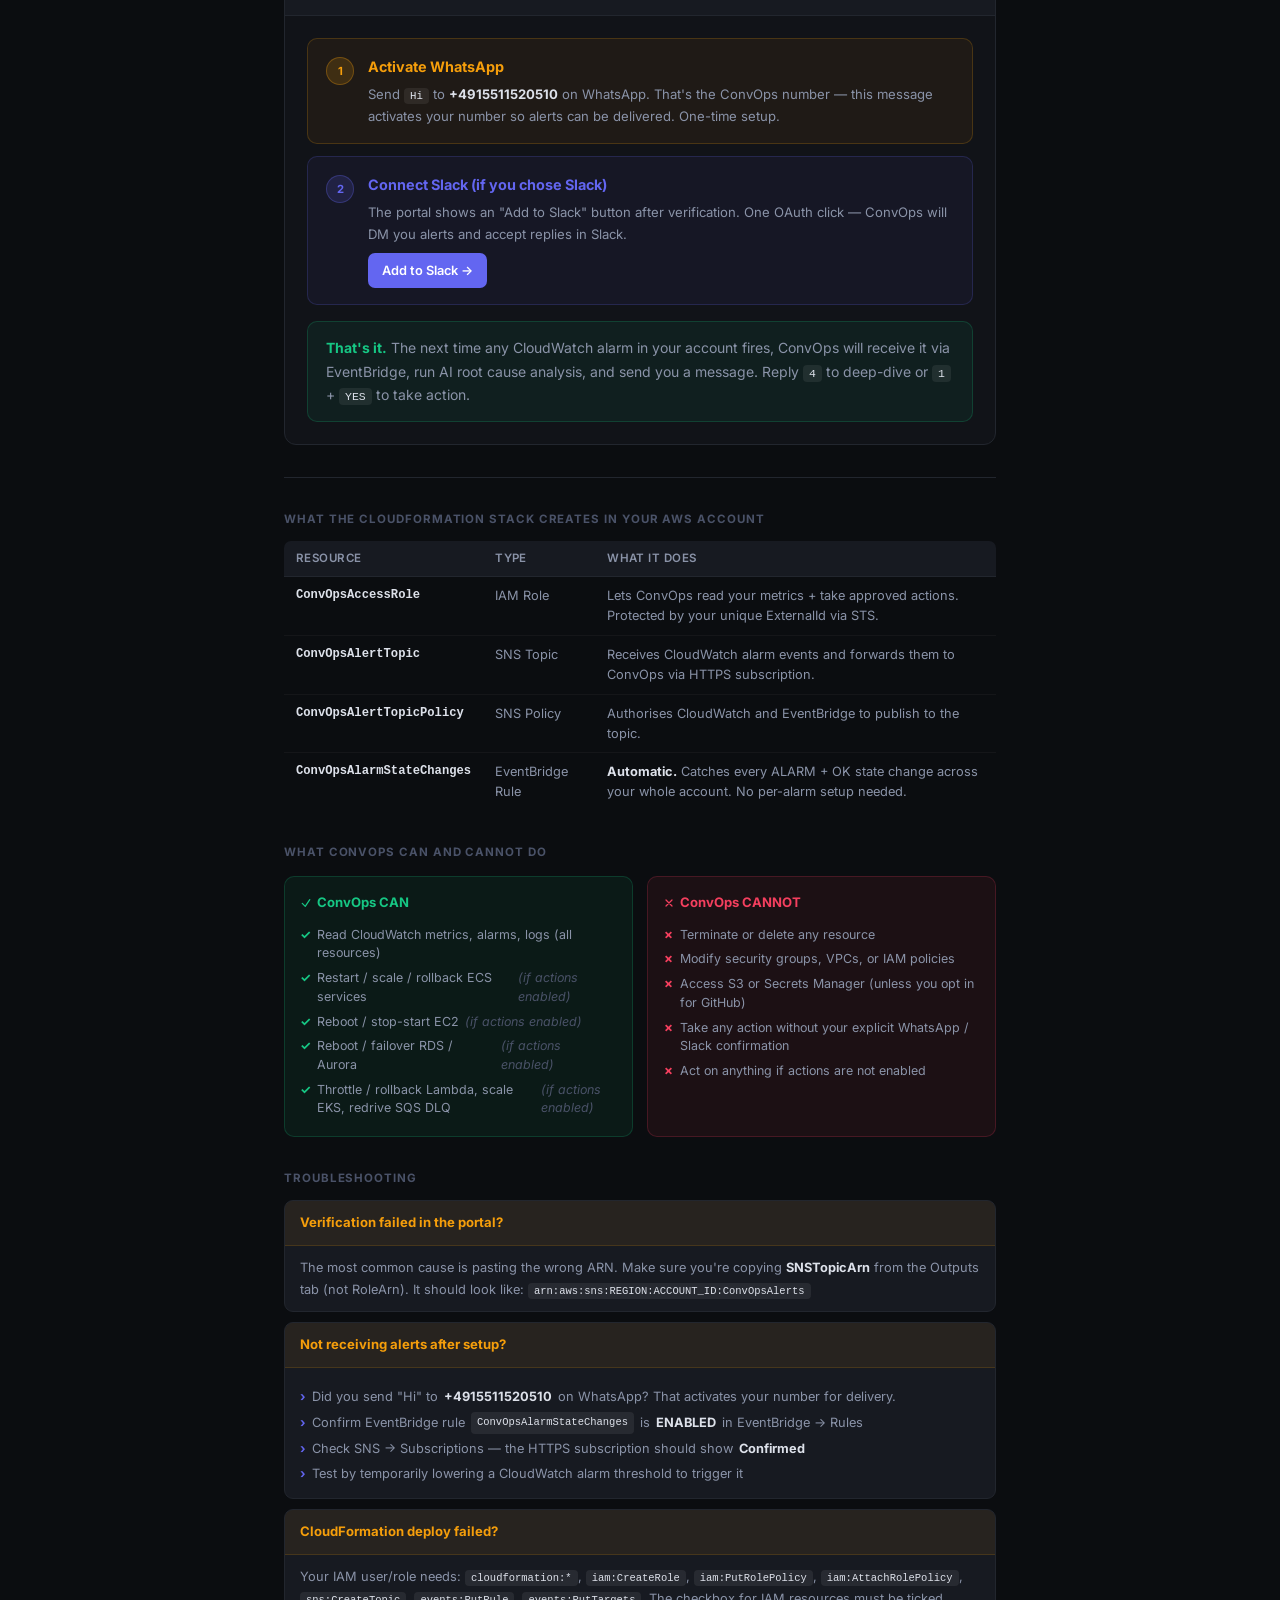
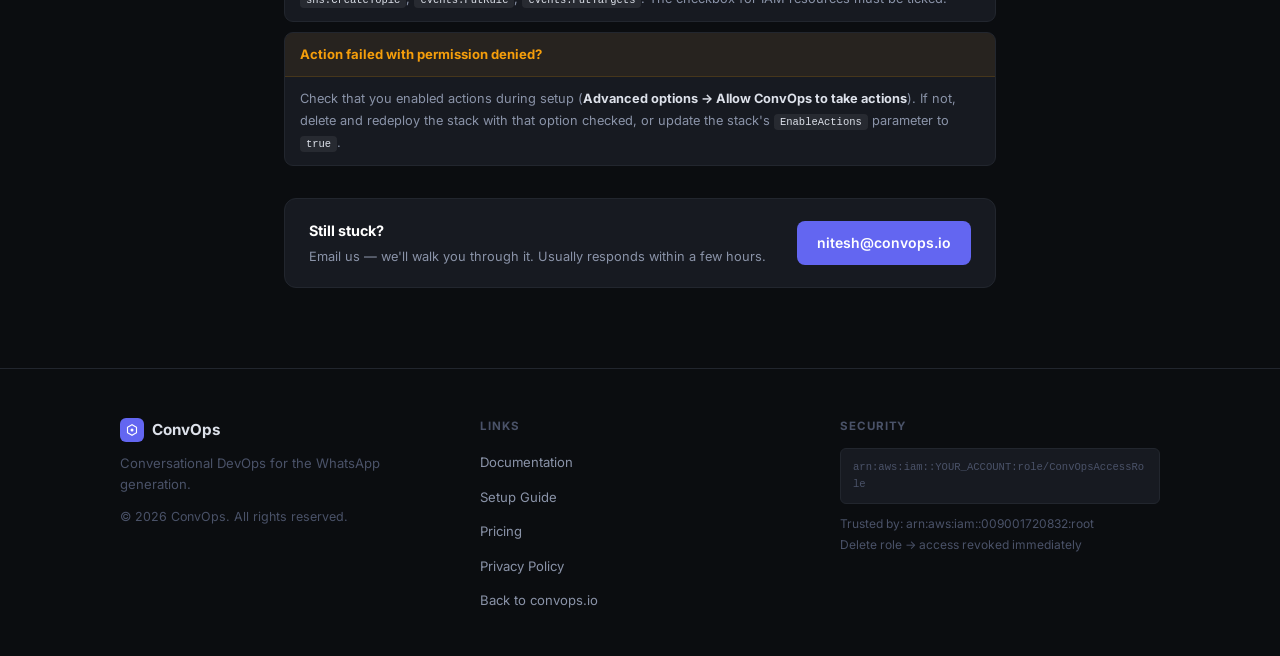
<file: onboarding-guide.html>
<!DOCTYPE html>
<html lang="en">
<head>
    <meta charset="UTF-8">
    <meta name="viewport" content="width=device-width, initial-scale=1.0">
    <title>ConvOps — Customer Onboarding Guide</title>
    <meta name="description" content="Connect your AWS infrastructure to ConvOps in about 5 minutes. No code changes required." />
    <link rel="preconnect" href="https://fonts.googleapis.com">
    <link rel="preconnect" href="https://fonts.gstatic.com" crossorigin>
    <link href="https://fonts.googleapis.com/css2?family=Inter:ital,opsz,wght@0,14..32,300;0,14..32,400;0,14..32,500;0,14..32,600;0,14..32,700;0,14..32,800;1,14..32,400&display=swap" rel="stylesheet">
    <link rel="stylesheet" href="shared.css">
    <style>
        .guide-wrap { max-width: 760px; margin: 0 auto; padding: 48px 24px 80px; }

        /* ── HERO FLOW SUMMARY ──────────────────────────────── */
        .flow-summary {
            display: flex; align-items: center; gap: 0;
            background: var(--s1); border: 1px solid var(--border);
            border-radius: 12px; overflow: hidden; margin-bottom: 40px;
        }
        .flow-sum-item {
            flex: 1; padding: 16px; text-align: center;
            border-right: 1px solid var(--border); position: relative;
        }
        .flow-sum-item:last-child { border-right: none; }
        .flow-sum-n {
            width: 22px; height: 22px; border-radius: 50%;
            background: var(--indigo); color: #fff;
            font-size: 0.68rem; font-weight: 700;
            display: inline-flex; align-items: center; justify-content: center;
            margin-bottom: 5px;
        }
        .flow-sum-n.done { background: var(--green); color: #000; }
        .flow-sum-title  { font-size: 0.78rem; font-weight: 700; color: var(--text); display: block; margin-bottom: 2px; }
        .flow-sum-sub    { font-size: 0.68rem; color: var(--text-3); display: block; }
        @media (max-width: 560px) {
            .flow-summary { flex-direction: column; }
            .flow-sum-item { border-right: none; border-bottom: 1px solid var(--border); }
            .flow-sum-item:last-child { border-bottom: none; }
        }

        /* ── STEP SECTIONS ──────────────────────────────────── */
        .step-card {
            background: var(--s1); border: 1px solid var(--border);
            border-radius: 12px; overflow: hidden; margin-bottom: 20px;
        }
        .step-card-head {
            display: flex; align-items: center; gap: 14px;
            padding: 18px 22px; background: var(--s2);
            border-bottom: 1px solid var(--border);
        }
        .step-num {
            width: 32px; height: 32px; border-radius: 50%;
            display: flex; align-items: center; justify-content: center;
            font-size: 0.82rem; font-weight: 800; flex-shrink: 0;
        }
        .step-num-indigo { background: var(--indigo); color: #fff; }
        .step-num-green  { background: var(--green); color: #000; }
        .step-num-amber  { background: var(--amber); color: #000; }
        .step-head-text  {}
        .step-head-title { font-size: 1rem; font-weight: 700; color: #fff; }
        .step-head-sub   { font-size: 0.8rem; color: var(--text-2); margin-top: 1px; }
        .step-body       { padding: 22px; }

        /* ── PORTAL MOCKUP ───────────────────────────────────── */
        .portal-preview {
            background: #0d0f14; border: 1px solid var(--border);
            border-radius: 10px; overflow: hidden; margin: 14px 0;
        }
        .portal-bar {
            background: var(--s2); border-bottom: 1px solid var(--border);
            padding: 8px 14px; display: flex; align-items: center; gap: 8px;
        }
        .portal-bar-dot { width: 8px; height: 8px; border-radius: 50%; }
        .portal-url {
            flex: 1; background: var(--s3); border-radius: 5px;
            padding: 3px 10px; font-family: var(--mono);
            font-size: 0.68rem; color: var(--text-3);
        }
        .portal-body { padding: 18px 20px; }
        .portal-label { font-size: 0.68rem; font-weight: 700; color: var(--text-3); text-transform: uppercase; letter-spacing: 0.06em; margin-bottom: 5px; }
        .portal-input {
            width: 100%; background: var(--s2); border: 1px solid var(--border-2);
            border-radius: 7px; padding: 8px 12px; font-size: 0.82rem;
            color: var(--text-2); font-family: var(--mono); margin-bottom: 10px;
        }
        .portal-row { display: grid; grid-template-columns: 1fr 1fr; gap: 10px; margin-bottom: 10px; }
        .portal-channel-row { display: grid; grid-template-columns: repeat(3, 1fr); gap: 8px; margin-bottom: 10px; }
        .portal-channel {
            background: var(--s2); border: 1px solid var(--border);
            border-radius: 7px; padding: 8px; text-align: center;
            font-size: 0.7rem; color: var(--text-3);
        }
        .portal-channel.active { border-color: var(--text-2); color: var(--text); background: var(--s3); }
        .portal-btn {
            display: block; width: 100%; background: #fff; color: #000;
            border-radius: 7px; padding: 9px; text-align: center;
            font-size: 0.82rem; font-weight: 700; margin-top: 10px;
            text-decoration: none;
        }
        .portal-btn-amber { background: var(--amber); }
        .portal-step-bar {
            display: flex; align-items: center; gap: 6px;
            margin-bottom: 18px;
        }
        .pstep {
            display: flex; align-items: center; gap: 5px;
            font-size: 0.7rem; color: var(--text-3);
        }
        .pstep-n {
            width: 18px; height: 18px; border-radius: 50%;
            background: var(--s3); border: 1px solid var(--border-2);
            display: inline-flex; align-items: center; justify-content: center;
            font-size: 0.6rem; font-weight: 700;
        }
        .pstep.active .pstep-n { background: #fff; color: #000; }
        .pstep.done  .pstep-n  { background: #16c784; color: #000; border-color: #16c784; }
        .pstep-line { flex: 1; height: 1px; background: var(--border); }
        .portal-check {
            width: 14px; height: 14px; border-radius: 50%;
            background: var(--green-bg); border: 1px solid rgba(22,199,132,0.3);
            display: inline-flex; align-items: center; justify-content: center;
            flex-shrink: 0;
        }

        /* ── TAB SWITCHER ────────────────────────────────────── */
        .tab-bar { display: flex; gap: 0; border-bottom: 1px solid var(--border); }
        .tab-btn {
            padding: 7px 16px; font-size: 0.8rem; font-weight: 600;
            color: var(--text-3); background: transparent; border: none;
            border-bottom: 2px solid transparent; cursor: pointer;
            transition: all 0.15s; font-family: var(--font); margin-bottom: -1px;
        }
        .tab-btn.active { color: var(--text); border-color: var(--green); }
        .tab-content  { display: none; }
        .tab-content.active { display: block; }
        .tab-wrap {
            background: var(--bg); border: 1px solid var(--border);
            border-radius: 10px; overflow: hidden; margin: 12px 0;
        }
        .tab-wrap pre { border-radius: 0; border: none; border-top: 1px solid var(--border); margin: 0; }

        /* ── DEPLOY TABLE ────────────────────────────────────── */
        .deploy-table { width: 100%; border-collapse: collapse; margin: 12px 0; }
        .deploy-table th { padding: 8px 12px; text-align: left; font-weight: 600; color: var(--text-2); border-bottom: 1px solid var(--border); font-size: 0.72rem; text-transform: uppercase; letter-spacing: 0.04em; background: var(--s2); }
        .deploy-table th:first-child { border-radius: 7px 0 0 0; }
        .deploy-table th:last-child  { border-radius: 0 7px 0 0; }
        .deploy-table td { padding: 9px 12px; border-bottom: 1px solid rgba(255,255,255,0.04); color: var(--text-2); font-size: 0.8rem; vertical-align: top; line-height: 1.55; }
        .deploy-table tr:last-child td { border-bottom: none; }
        .deploy-table td:first-child { color: var(--text); font-weight: 600; font-family: var(--mono); font-size: 0.76em; white-space: nowrap; }

        /* ── CAN/CANNOT ─────────────────────────────────────── */
        .can-grid { display: grid; grid-template-columns: 1fr 1fr; gap: 14px; margin: 14px 0; }
        @media (max-width: 540px) { .can-grid { grid-template-columns: 1fr; } }
        .can-card { border-radius: 10px; padding: 15px; border: 1px solid var(--border); }
        .can-card-can  { background: var(--green-bg); border-color: rgba(22,199,132,0.2); }
        .can-card-cant { background: var(--red-bg);   border-color: rgba(244,63,94,0.2); }
        .can-card-title { font-size: 0.82rem; font-weight: 700; display: flex; align-items: center; gap: 5px; margin-bottom: 9px; }
        .can-card-can  .can-card-title { color: var(--green); }
        .can-card-cant .can-card-title { color: var(--red); }
        .can-list { list-style: none; }
        .can-list li { font-size: 0.78rem; color: var(--text-2); padding: 3px 0; display: flex; gap: 6px; align-items: flex-start; line-height: 1.5; }
        .can-card-can  .can-list li::before { content: '✓'; color: var(--green); font-weight: 700; flex-shrink: 0; }
        .can-card-cant .can-list li::before { content: '✗'; color: var(--red);   font-weight: 700; flex-shrink: 0; }

        /* ── TROUBLE ─────────────────────────────────────────── */
        .trouble-list { display: flex; flex-direction: column; gap: 10px; margin: 12px 0; }
        .trouble-item { background: var(--s2); border: 1px solid var(--border); border-radius: 9px; overflow: hidden; }
        .trouble-q { padding: 11px 15px; font-size: 0.82rem; font-weight: 700; color: var(--amber); background: var(--amber-bg); border-bottom: 1px solid rgba(245,158,11,0.15); }
        .trouble-a { padding: 11px 15px; font-size: 0.8rem; color: var(--text-2); line-height: 1.7; }
        .trouble-a ul { list-style: none; margin-top: 5px; }
        .trouble-a ul li { padding: 2px 0; display: flex; gap: 6px; align-items: flex-start; }
        .trouble-a ul li::before { content: '›'; color: var(--indigo); font-weight: 700; flex-shrink: 0; }

        .divider { border: none; border-top: 1px solid var(--border); margin: 32px 0; }
        .ol-steps { list-style: none; display: flex; flex-direction: column; gap: 10px; }
        .ol-steps li { display: flex; gap: 10px; align-items: flex-start; font-size: 0.875rem; color: var(--text-2); line-height: 1.6; }
        .ol-n { min-width: 20px; height: 20px; border-radius: 50%; display: inline-flex; align-items: center; justify-content: center; font-size: 0.65rem; font-weight: 700; flex-shrink: 0; background: var(--s3); border: 1px solid var(--border-2); color: var(--text-3); margin-top: 2px; }
    </style>
</head>
<body>

<!-- Grain -->
<svg class="grain-overlay" xmlns="http://www.w3.org/2000/svg">
    <filter id="grain-filter">
        <feTurbulence type="fractalNoise" baseFrequency="0.65" numOctaves="3" stitchTiles="stitch"/>
        <feColorMatrix type="saturate" values="0"/>
    </filter>
    <rect width="100%" height="100%" filter="url(#grain-filter)"/>
</svg>

<!-- NAV -->
<nav>
    <div class="nav-inner">
        <a href="index.html" class="nav-logo">
            <div class="nav-logo-icon">
                <svg width="14" height="14" viewBox="0 0 16 16" fill="none"><path d="M8 1L2 4.5V11.5L8 15L14 11.5V4.5L8 1Z" stroke="white" stroke-width="1.5"/><circle cx="8" cy="8" r="2" fill="white"/></svg>
            </div>
            ConvOps
        </a>
        <ul class="nav-links">
            <li><a href="docs.html">Docs</a></li>
            <li><a href="index.html#pricing">Pricing</a></li>
            <li><a href="onboarding-guide.html" class="active">Setup Guide</a></li>
        </ul>
        <div class="nav-actions">
            <a href="https://app.convops.io/sign-in" class="btn-ghost">Log in</a>
            <a href="https://app.convops.io/sign-up" class="btn-primary-sm">Start free</a>
        </div>
    </div>
</nav>

<!-- PAGE HERO -->
<div class="page-hero">
    <div class="page-hero-inner">
        <div class="page-breadcrumb">
            <a href="index.html">Home</a>
            <span>›</span>
            <span>Setup Guide</span>
        </div>
        <h1>Setup Guide</h1>
        <p>Connect your AWS account to ConvOps in about 5 minutes from <strong style="color:var(--text);">app.convops.io</strong>. No code changes, no agents, no email required.</p>
    </div>
</div>

<div class="guide-wrap">

    <!-- FLOW SUMMARY BAR -->
    <div class="flow-summary">
        <div class="flow-sum-item">
            <div class="flow-sum-n">1</div>
            <span class="flow-sum-title">Sign up</span>
            <span class="flow-sum-sub">app.convops.io</span>
        </div>
        <div class="flow-sum-item">
            <div class="flow-sum-n">2</div>
            <span class="flow-sum-title">Enter details</span>
            <span class="flow-sum-sub">Account ID + channel</span>
        </div>
        <div class="flow-sum-item">
            <div class="flow-sum-n">3</div>
            <span class="flow-sum-title">Deploy stack</span>
            <span class="flow-sum-sub">Pre-filled, one click</span>
        </div>
        <div class="flow-sum-item">
            <div class="flow-sum-n">4</div>
            <span class="flow-sum-title">Verify</span>
            <span class="flow-sum-sub">Paste SNS ARN</span>
        </div>
        <div class="flow-sum-item">
            <div class="flow-sum-n done">✓</div>
            <span class="flow-sum-title">Live</span>
            <span class="flow-sum-sub">First alert on WhatsApp</span>
        </div>
    </div>

    <!-- ── STEP 1: Sign up ─────────────────────────────── -->
    <div class="step-card">
        <div class="step-card-head">
            <div class="step-num step-num-indigo">1</div>
            <div class="step-head-text">
                <div class="step-head-title">Sign up at app.convops.io</div>
                <div class="step-head-sub">Create your account — takes 30 seconds.</div>
            </div>
        </div>
        <div class="step-body">
            <div style="display:flex; gap:14px; align-items:center; flex-wrap:wrap;">
                <p style="font-size:0.875rem; color:var(--text-2); flex:1; min-width:200px; margin-bottom:0;">
                    Go to <strong style="color:var(--text);">app.convops.io/sign-up</strong>. Enter your email and create a password. That's it — no credit card, no approval needed.
                </p>
                <a href="https://app.convops.io/sign-up" style="display:inline-block; background:var(--indigo); color:#fff; padding:10px 22px; border-radius:8px; font-size:0.875rem; font-weight:700; text-decoration:none; white-space:nowrap; flex-shrink:0;">Create free account →</a>
            </div>
        </div>
    </div>

    <!-- ── STEP 2: Connect ─────────────────────────────── -->
    <div class="step-card">
        <div class="step-card-head">
            <div class="step-num step-num-indigo">2</div>
            <div class="step-head-text">
                <div class="step-head-title">Connect your AWS account — enter details</div>
                <div class="step-head-sub">Dashboard → "Connect AWS Account" → fill in Step 1 of 3.</div>
            </div>
        </div>
        <div class="step-body">
            <p style="font-size:0.875rem; color:var(--text-2); margin-bottom:14px;">
                The portal's first screen collects everything ConvOps needs. No YAML editing, no CLI yet.
            </p>

            <!-- Portal mockup: Step 1 -->
            <div class="portal-preview">
                <div class="portal-bar">
                    <div class="portal-bar-dot" style="background:#ff5f57;"></div>
                    <div class="portal-bar-dot" style="background:#febc2e;"></div>
                    <div class="portal-bar-dot" style="background:#28c840;"></div>
                    <div class="portal-url">app.convops.io/dashboard/connect</div>
                </div>
                <div class="portal-body">
                    <div class="portal-step-bar">
                        <div class="pstep active"><div class="pstep-n">1</div> Details</div>
                        <div class="pstep-line"></div>
                        <div class="pstep"><div class="pstep-n">2</div> Deploy</div>
                        <div class="pstep-line"></div>
                        <div class="pstep"><div class="pstep-n">3</div> Verify</div>
                    </div>
                    <div class="portal-label">AWS Account ID</div>
                    <div class="portal-input" style="font-size:0.88rem; color:var(--text);">123456789012</div>
                    <div class="portal-row">
                        <div>
                            <div class="portal-label">Region</div>
                            <div class="portal-input">eu-central-1 (Frankfurt)</div>
                        </div>
                        <div>
                            <div class="portal-label">Environment</div>
                            <div class="portal-input">Production</div>
                        </div>
                    </div>
                    <div class="portal-label">Where should alerts go?</div>
                    <div class="portal-channel-row">
                        <div class="portal-channel">💬 WhatsApp</div>
                        <div class="portal-channel"># Slack</div>
                        <div class="portal-channel active">🔔 Both</div>
                    </div>
                    <div class="portal-label">WhatsApp number</div>
                    <div class="portal-input">+49 151 12345678</div>
                    <div class="portal-btn" style="opacity:0.7; cursor:default;">Continue to deployment →</div>
                </div>
            </div>

            <div style="margin-top:12px; display:flex; flex-direction:column; gap:7px;">
                <div style="display:flex; gap:8px; align-items:flex-start; font-size:0.82rem; color:var(--text-2);">
                    <div class="portal-check"><svg width="7" height="7" fill="none" viewBox="0 0 24 24" stroke="var(--green)" stroke-width="3"><path stroke-linecap="round" stroke-linejoin="round" d="m4.5 12.75 6 6 9-13.5"/></svg></div>
                    <span><strong style="color:var(--text);">AWS Account ID</strong> — the 12-digit number from the top-right of your AWS console.</span>
                </div>
                <div style="display:flex; gap:8px; align-items:flex-start; font-size:0.82rem; color:var(--text-2);">
                    <div class="portal-check"><svg width="7" height="7" fill="none" viewBox="0 0 24 24" stroke="var(--green)" stroke-width="3"><path stroke-linecap="round" stroke-linejoin="round" d="m4.5 12.75 6 6 9-13.5"/></svg></div>
                    <span><strong style="color:var(--text);">Alert channel</strong> — WhatsApp, Slack, or both. Enter your WhatsApp number if choosing WhatsApp. Slack connects after with one OAuth click.</span>
                </div>
                <div style="display:flex; gap:8px; align-items:flex-start; font-size:0.82rem; color:var(--text-2);">
                    <div class="portal-check"><svg width="7" height="7" fill="none" viewBox="0 0 24 24" stroke="var(--green)" stroke-width="3"><path stroke-linecap="round" stroke-linejoin="round" d="m4.5 12.75 6 6 9-13.5"/></svg></div>
                    <span><strong style="color:var(--text);">Advanced options (optional)</strong> — enable remediation actions (restart/scale/reboot) and optionally a GitHub PAT for deploy correlation. You can skip both and add later.</span>
                </div>
            </div>
        </div>
    </div>

    <!-- ── STEP 3: Deploy ─────────────────────────────── -->
    <div class="step-card">
        <div class="step-card-head">
            <div class="step-num step-num-amber">3</div>
            <div class="step-head-text">
                <div class="step-head-title">Deploy the CloudFormation stack — one click</div>
                <div class="step-head-sub">The portal generates a pre-filled URL. You just click "Open AWS CloudFormation" and confirm.</div>
            </div>
        </div>
        <div class="step-body">

            <!-- Portal mockup: Step 2 -->
            <div class="portal-preview">
                <div class="portal-bar">
                    <div class="portal-bar-dot" style="background:#ff5f57;"></div>
                    <div class="portal-bar-dot" style="background:#febc2e;"></div>
                    <div class="portal-bar-dot" style="background:#28c840;"></div>
                    <div class="portal-url">app.convops.io/dashboard/connect</div>
                </div>
                <div class="portal-body">
                    <div class="portal-step-bar">
                        <div class="pstep done"><div class="pstep-n">✓</div> Details</div>
                        <div class="pstep-line" style="background:var(--green); opacity:0.4;"></div>
                        <div class="pstep active"><div class="pstep-n">2</div> Deploy</div>
                        <div class="pstep-line"></div>
                        <div class="pstep"><div class="pstep-n">3</div> Verify</div>
                    </div>
                    <div style="background:var(--s2); border:1px solid var(--border); border-radius:8px; overflow:hidden; margin-bottom:12px;">
                        <div style="padding:8px 12px; display:flex; gap:12px; border-bottom:1px solid rgba(255,255,255,0.04);">
                            <span style="font-size:0.68rem; color:var(--text-3); width:56px;">Account</span>
                            <span style="font-size:0.8rem; color:var(--text); font-family:var(--mono);">123456789012</span>
                        </div>
                        <div style="padding:8px 12px; display:flex; gap:12px; border-bottom:1px solid rgba(255,255,255,0.04);">
                            <span style="font-size:0.68rem; color:var(--text-3); width:56px;">Region</span>
                            <span style="font-size:0.8rem; color:var(--text); font-family:var(--mono);">eu-central-1</span>
                        </div>
                        <div style="padding:8px 12px; display:flex; gap:12px;">
                            <span style="font-size:0.68rem; color:var(--text-3); width:56px;">Access</span>
                            <span style="font-size:0.8rem; color:var(--text);">Read-only</span>
                        </div>
                    </div>
                    <div style="display:flex; gap:8px; align-items:center; padding:10px 12px; background:var(--s2); border:1px solid var(--border); border-radius:8px; margin-bottom:10px; font-size:0.78rem; color:var(--text-2);">
                        <svg width="12" height="12" fill="none" viewBox="0 0 24 24" stroke="var(--indigo)" stroke-width="2"><path stroke-linecap="round" stroke-linejoin="round" d="m11.25 11.25.041-.02a.75.75 0 0 1 1.063.852l-.708 2.836a.75.75 0 0 0 1.063.853l.041-.021M21 12a9 9 0 1 1-18 0 9 9 0 0 1 18 0Z"/></svg>
                        Everything is pre-filled. Just click the button below.
                    </div>
                    <a class="portal-btn portal-btn-amber" href="#">
                        <svg style="display:inline; margin-right:6px;" width="14" height="14" fill="none" viewBox="0 0 24 24" stroke="currentColor" stroke-width="2"><path stroke-linecap="round" stroke-linejoin="round" d="M13.5 6H5.25A2.25 2.25 0 0 0 3 8.25v10.5A2.25 2.25 0 0 0 5.25 21h10.5A2.25 2.25 0 0 0 18 18.75V10.5m-10.5 6L21 3m0 0h-5.25M21 3v5.25"/></svg>
                        Open AWS CloudFormation
                    </a>
                    <button class="portal-btn" style="background:var(--s2); color:var(--text-2); border:1px solid var(--border); margin-top:8px;">Stack is deployed → Continue</button>
                </div>
            </div>

            <p style="font-size:0.875rem; color:var(--text-2); margin-bottom:12px;">Clicking "Open AWS CloudFormation" opens the AWS console with the stack pre-configured — your account ID, region, and the <code class="inline">CustomerExternalId</code> are all filled in automatically. In the console you just:</p>

            <ol class="ol-steps" style="margin-bottom:16px;">
                <li><span class="ol-n">1</span><span>Review the parameters (pre-filled — nothing to change)</span></li>
                <li><span class="ol-n">2</span><span>Check <em style="color:var(--text);">"I acknowledge that AWS CloudFormation might create IAM resources with custom names"</em></span></li>
                <li><span class="ol-n">3</span><span>Click <strong style="color:var(--text);">Create Stack</strong> — takes ~60 seconds</span></li>
                <li><span class="ol-n">4</span><span>Come back to the portal and click <strong style="color:var(--text);">"Stack is deployed → Continue"</strong></span></li>
            </ol>

            <div class="callout callout-blue">
                <div class="callout-icon"><svg width="13" height="13" fill="none" viewBox="0 0 24 24" stroke="currentColor" stroke-width="2" style="color:var(--indigo)"><path stroke-linecap="round" stroke-linejoin="round" d="m11.25 11.25.041-.02a.75.75 0 0 1 1.063.852l-.708 2.836a.75.75 0 0 0 1.063.853l.041-.021M21 12a9 9 0 1 1-18 0 9 9 0 0 1 18 0Z"/></svg></div>
                <div style="font-size:0.82rem;"><strong>What the stack creates in your account:</strong>
                    <span style="display:flex; flex-direction:column; gap:3px; margin-top:6px; color:var(--text-2);">
                        <span>› IAM Role (<code class="inline">ConvOpsAccessRole</code>) — read-only by default, protected by your unique ExternalId</span>
                        <span>› SNS Topic (<code class="inline">ConvOpsAlerts</code>) — receives CloudWatch alarm events and forwards to ConvOps</span>
                        <span>› EventBridge Rule (<code class="inline">ConvOpsAlarmStateChanges</code>) — <strong style="color:var(--green);">automatically routes every alarm state change</strong> in your account. No per-alarm wiring needed.</span>
                    </span>
                </div>
            </div>
        </div>
    </div>

    <!-- ── STEP 4: Verify ─────────────────────────────── -->
    <div class="step-card">
        <div class="step-card-head">
            <div class="step-num step-num-indigo">4</div>
            <div class="step-head-text">
                <div class="step-head-title">Verify the connection — paste your SNS Topic ARN</div>
                <div class="step-head-sub">Back in the portal, Step 3 of 3. This is the only thing you copy-paste.</div>
            </div>
        </div>
        <div class="step-body">

            <!-- Portal mockup: Step 3 -->
            <div class="portal-preview">
                <div class="portal-bar">
                    <div class="portal-bar-dot" style="background:#ff5f57;"></div>
                    <div class="portal-bar-dot" style="background:#febc2e;"></div>
                    <div class="portal-bar-dot" style="background:#28c840;"></div>
                    <div class="portal-url">app.convops.io/dashboard/connect</div>
                </div>
                <div class="portal-body">
                    <div class="portal-step-bar">
                        <div class="pstep done"><div class="pstep-n">✓</div> Details</div>
                        <div class="pstep-line" style="background:var(--green); opacity:0.4;"></div>
                        <div class="pstep done"><div class="pstep-n">✓</div> Deploy</div>
                        <div class="pstep-line" style="background:var(--green); opacity:0.4;"></div>
                        <div class="pstep active"><div class="pstep-n">3</div> Verify</div>
                    </div>
                    <div class="portal-label">SNS Topic ARN</div>
                    <div class="portal-input" style="font-size:0.72rem; color:var(--text);">arn:aws:sns:eu-central-1:123456789012:ConvOpsAlerts</div>
                    <div style="font-size:0.7rem; color:var(--text-3); margin-bottom:10px; padding-left:2px;">Find this in CloudFormation → stack <code style="font-size:0.68rem;">convops-setup</code> → Outputs tab → SNSTopicArn</div>
                    <div class="portal-btn">Verify &amp; connect</div>
                </div>
            </div>

            <p style="font-size:0.875rem; color:var(--text-2); margin:14px 0 10px;">Where to find the SNS Topic ARN:</p>
            <ol class="ol-steps" style="margin-bottom:14px;">
                <li><span class="ol-n">1</span><span>Go to <strong style="color:var(--text);">AWS Console → CloudFormation</strong></span></li>
                <li><span class="ol-n">2</span><span>Click the stack <code class="inline">convops-setup</code></span></li>
                <li><span class="ol-n">3</span><span>Click the <strong style="color:var(--text);">Outputs</strong> tab</span></li>
                <li><span class="ol-n">4</span><span>Copy the value next to <code class="inline">SNSTopicArn</code></span></li>
            </ol>

            <div class="callout callout-green">
                <div class="callout-icon"><svg width="13" height="13" fill="none" viewBox="0 0 24 24" stroke="currentColor" stroke-width="2.5" style="color:var(--green)"><path stroke-linecap="round" stroke-linejoin="round" d="m4.5 12.75 6 6 9-13.5"/></svg></div>
                <div style="font-size:0.82rem;">When you click <strong>Verify &amp; connect</strong>, the portal calls the ConvOps API which confirms the SNS subscription and registers your workspace automatically. No email, no waiting, no manual step from ConvOps.</div>
            </div>
        </div>
    </div>

    <!-- ── STEP 5: Activate ────────────────────────────── -->
    <div class="step-card">
        <div class="step-card-head">
            <div class="step-num step-num-green">✓</div>
            <div class="step-head-text">
                <div class="step-head-title">You're live — activate your channels</div>
                <div class="step-head-sub">The portal shows next steps after successful verification.</div>
            </div>
        </div>
        <div class="step-body">
            <div style="display:flex; flex-direction:column; gap:12px;">

                <!-- WhatsApp activation -->
                <div style="display:flex; gap:14px; align-items:flex-start; padding:16px 18px; background:rgba(245,158,11,0.06); border:1px solid rgba(245,158,11,0.2); border-radius:10px;">
                    <div style="width:28px; height:28px; border-radius:50%; background:rgba(245,158,11,0.15); border:1px solid rgba(245,158,11,0.3); display:flex; align-items:center; justify-content:center; flex-shrink:0; margin-top:2px;">
                        <span style="font-size:0.7rem; font-weight:700; color:var(--amber);">1</span>
                    </div>
                    <div>
                        <div style="font-size:0.9rem; font-weight:700; color:var(--amber); margin-bottom:5px;">Activate WhatsApp</div>
                        <p style="font-size:0.82rem; color:var(--text-2); margin-bottom:0;">Send <code class="inline">Hi</code> to <strong style="color:var(--text);">+4915511520510</strong> on WhatsApp. That's the ConvOps number — this message activates your number so alerts can be delivered. One-time setup.</p>
                    </div>
                </div>

                <!-- Slack -->
                <div style="display:flex; gap:14px; align-items:flex-start; padding:16px 18px; background:rgba(99,102,241,0.06); border:1px solid rgba(99,102,241,0.2); border-radius:10px;">
                    <div style="width:28px; height:28px; border-radius:50%; background:rgba(99,102,241,0.15); border:1px solid rgba(99,102,241,0.3); display:flex; align-items:center; justify-content:center; flex-shrink:0; margin-top:2px;">
                        <span style="font-size:0.7rem; font-weight:700; color:var(--indigo);">2</span>
                    </div>
                    <div>
                        <div style="font-size:0.9rem; font-weight:700; color:var(--indigo); margin-bottom:5px;">Connect Slack (if you chose Slack)</div>
                        <p style="font-size:0.82rem; color:var(--text-2); margin-bottom:8px;">The portal shows an "Add to Slack" button after verification. One OAuth click — ConvOps will DM you alerts and accept replies in Slack.</p>
                        <a href="https://app.convops.io/api/slack/oauth/start" style="display:inline-flex; align-items:center; gap:6px; background:var(--indigo); color:#fff; padding:7px 14px; border-radius:7px; font-size:0.8rem; font-weight:600; text-decoration:none;">Add to Slack →</a>
                    </div>
                </div>

            </div>

            <div style="margin-top:16px; padding:14px 18px; background:var(--green-bg); border:1px solid rgba(22,199,132,0.2); border-radius:10px; font-size:0.875rem; color:var(--text-2);">
                <strong style="color:var(--green);">That's it.</strong> The next time any CloudWatch alarm in your account fires, ConvOps will receive it via EventBridge, run AI root cause analysis, and send you a message. Reply <code class="inline">4</code> to deep-dive or <code class="inline">1</code> + <code class="inline">YES</code> to take action.
            </div>
        </div>
    </div>

    <hr class="divider">

    <!-- WHAT GETS DEPLOYED -->
    <div style="margin-bottom:32px;">
        <div style="font-size:0.72rem; font-weight:700; letter-spacing:0.08em; text-transform:uppercase; color:var(--text-3); margin-bottom:12px;">What the CloudFormation stack creates in your AWS account</div>
        <table class="deploy-table">
            <thead><tr><th>Resource</th><th>Type</th><th>What it does</th></tr></thead>
            <tbody>
                <tr><td>ConvOpsAccessRole</td><td>IAM Role</td><td>Lets ConvOps read your metrics + take approved actions. Protected by your unique ExternalId via STS.</td></tr>
                <tr><td>ConvOpsAlertTopic</td><td>SNS Topic</td><td>Receives CloudWatch alarm events and forwards them to ConvOps via HTTPS subscription.</td></tr>
                <tr><td>ConvOpsAlertTopicPolicy</td><td>SNS Policy</td><td>Authorises CloudWatch and EventBridge to publish to the topic.</td></tr>
                <tr><td>ConvOpsAlarmStateChanges</td><td>EventBridge Rule</td><td><strong style="color:var(--text);">Automatic.</strong> Catches every ALARM + OK state change across your whole account. No per-alarm setup needed.</td></tr>
            </tbody>
        </table>
    </div>

    <!-- CAN/CANNOT -->
    <div style="margin-bottom:32px;">
        <div style="font-size:0.72rem; font-weight:700; letter-spacing:0.08em; text-transform:uppercase; color:var(--text-3); margin-bottom:12px;">What ConvOps can and cannot do</div>
        <div class="can-grid">
            <div class="can-card can-card-can">
                <div class="can-card-title"><svg width="12" height="12" fill="none" viewBox="0 0 24 24" stroke="currentColor" stroke-width="2.5"><path stroke-linecap="round" stroke-linejoin="round" d="m4.5 12.75 6 6 9-13.5"/></svg> ConvOps CAN</div>
                <ul class="can-list">
                    <li>Read CloudWatch metrics, alarms, logs (all resources)</li>
                    <li>Restart / scale / rollback ECS services <em style="color:var(--text-3);">(if actions enabled)</em></li>
                    <li>Reboot / stop-start EC2 <em style="color:var(--text-3);">(if actions enabled)</em></li>
                    <li>Reboot / failover RDS / Aurora <em style="color:var(--text-3);">(if actions enabled)</em></li>
                    <li>Throttle / rollback Lambda, scale EKS, redrive SQS DLQ <em style="color:var(--text-3);">(if actions enabled)</em></li>
                </ul>
            </div>
            <div class="can-card can-card-cant">
                <div class="can-card-title"><svg width="12" height="12" fill="none" viewBox="0 0 24 24" stroke="currentColor" stroke-width="2.5"><path stroke-linecap="round" stroke-linejoin="round" d="M6 18 18 6M6 6l12 12"/></svg> ConvOps CANNOT</div>
                <ul class="can-list">
                    <li>Terminate or delete any resource</li>
                    <li>Modify security groups, VPCs, or IAM policies</li>
                    <li>Access S3 or Secrets Manager (unless you opt in for GitHub)</li>
                    <li>Take any action without your explicit WhatsApp / Slack confirmation</li>
                    <li>Act on anything if actions are not enabled</li>
                </ul>
            </div>
        </div>
    </div>

    <!-- TROUBLESHOOTING -->
    <div style="margin-bottom:32px;">
        <div style="font-size:0.72rem; font-weight:700; letter-spacing:0.08em; text-transform:uppercase; color:var(--text-3); margin-bottom:12px;">Troubleshooting</div>
        <div class="trouble-list">
            <div class="trouble-item">
                <div class="trouble-q">Verification failed in the portal?</div>
                <div class="trouble-a">The most common cause is pasting the wrong ARN. Make sure you're copying <strong style="color:var(--text);">SNSTopicArn</strong> from the Outputs tab (not RoleArn). It should look like: <code class="inline">arn:aws:sns:REGION:ACCOUNT_ID:ConvOpsAlerts</code>
                </div>
            </div>
            <div class="trouble-item">
                <div class="trouble-q">Not receiving alerts after setup?</div>
                <div class="trouble-a">
                    <ul>
                        <li>Did you send "Hi" to <strong style="color:var(--text);">+4915511520510</strong> on WhatsApp? That activates your number for delivery.</li>
                        <li>Confirm EventBridge rule <code class="inline">ConvOpsAlarmStateChanges</code> is <strong style="color:var(--text);">ENABLED</strong> in EventBridge → Rules</li>
                        <li>Check SNS → Subscriptions — the HTTPS subscription should show <strong style="color:var(--text);">Confirmed</strong></li>
                        <li>Test by temporarily lowering a CloudWatch alarm threshold to trigger it</li>
                    </ul>
                </div>
            </div>
            <div class="trouble-item">
                <div class="trouble-q">CloudFormation deploy failed?</div>
                <div class="trouble-a">Your IAM user/role needs: <code class="inline">cloudformation:*</code>, <code class="inline">iam:CreateRole</code>, <code class="inline">iam:PutRolePolicy</code>, <code class="inline">iam:AttachRolePolicy</code>, <code class="inline">sns:CreateTopic</code>, <code class="inline">events:PutRule</code>, <code class="inline">events:PutTargets</code>. The checkbox for IAM resources must be ticked.</div>
            </div>
            <div class="trouble-item">
                <div class="trouble-q">Action failed with permission denied?</div>
                <div class="trouble-a">Check that you enabled actions during setup (<strong style="color:var(--text);">Advanced options → Allow ConvOps to take actions</strong>). If not, delete and redeploy the stack with that option checked, or update the stack's <code class="inline">EnableActions</code> parameter to <code class="inline">true</code>.</div>
            </div>
        </div>
    </div>

    <!-- HELP -->
    <div style="padding:20px 24px; background:var(--s2); border:1px solid var(--border); border-radius:12px; display:flex; gap:16px; align-items:center; flex-wrap:wrap;">
        <div style="flex:1; min-width:200px;">
            <div style="font-size:0.9rem; font-weight:700; color:#fff; margin-bottom:4px;">Still stuck?</div>
            <p style="font-size:0.8rem; color:var(--text-2); margin-bottom:0;">Email us — we'll walk you through it. Usually responds within a few hours.</p>
        </div>
        <a href="mailto:nitesh@convops.io" style="display:inline-block; background:var(--indigo); color:#fff; padding:10px 20px; border-radius:8px; font-size:0.875rem; font-weight:600; text-decoration:none; white-space:nowrap;">nitesh@convops.io</a>
    </div>

</div>

<!-- FOOTER -->
<footer>
    <div class="footer-inner">
        <div>
            <div class="footer-logo">
                <div class="footer-logo-icon"><svg width="12" height="12" viewBox="0 0 16 16" fill="none"><path d="M8 1L2 4.5V11.5L8 15L14 11.5V4.5L8 1Z" stroke="white" stroke-width="1.5"/><circle cx="8" cy="8" r="2" fill="white"/></svg></div>
                <span>ConvOps</span>
            </div>
            <p class="footer-tagline">Conversational DevOps for the WhatsApp generation.</p>
            <p class="footer-copy">© 2026 ConvOps. All rights reserved.</p>
        </div>
        <div>
            <div class="footer-col-title">Links</div>
            <ul class="footer-links">
                <li><a href="docs.html">Documentation</a></li>
                <li><a href="onboarding-guide.html">Setup Guide</a></li>
                <li><a href="index.html#pricing">Pricing</a></li>
                <li><a href="privacy.html">Privacy Policy</a></li>
                <li><a href="index.html">Back to convops.io</a></li>
            </ul>
        </div>
        <div>
            <div class="footer-col-title">Security</div>
            <div class="footer-arn">arn:aws:iam::YOUR_ACCOUNT:role/ConvOpsAccessRole</div>
            <p class="footer-sec-note">Trusted by: arn:aws:iam::009001720832:root<br>Delete role → access revoked immediately</p>
        </div>
    </div>
</footer>

</body>
</html>
</file>
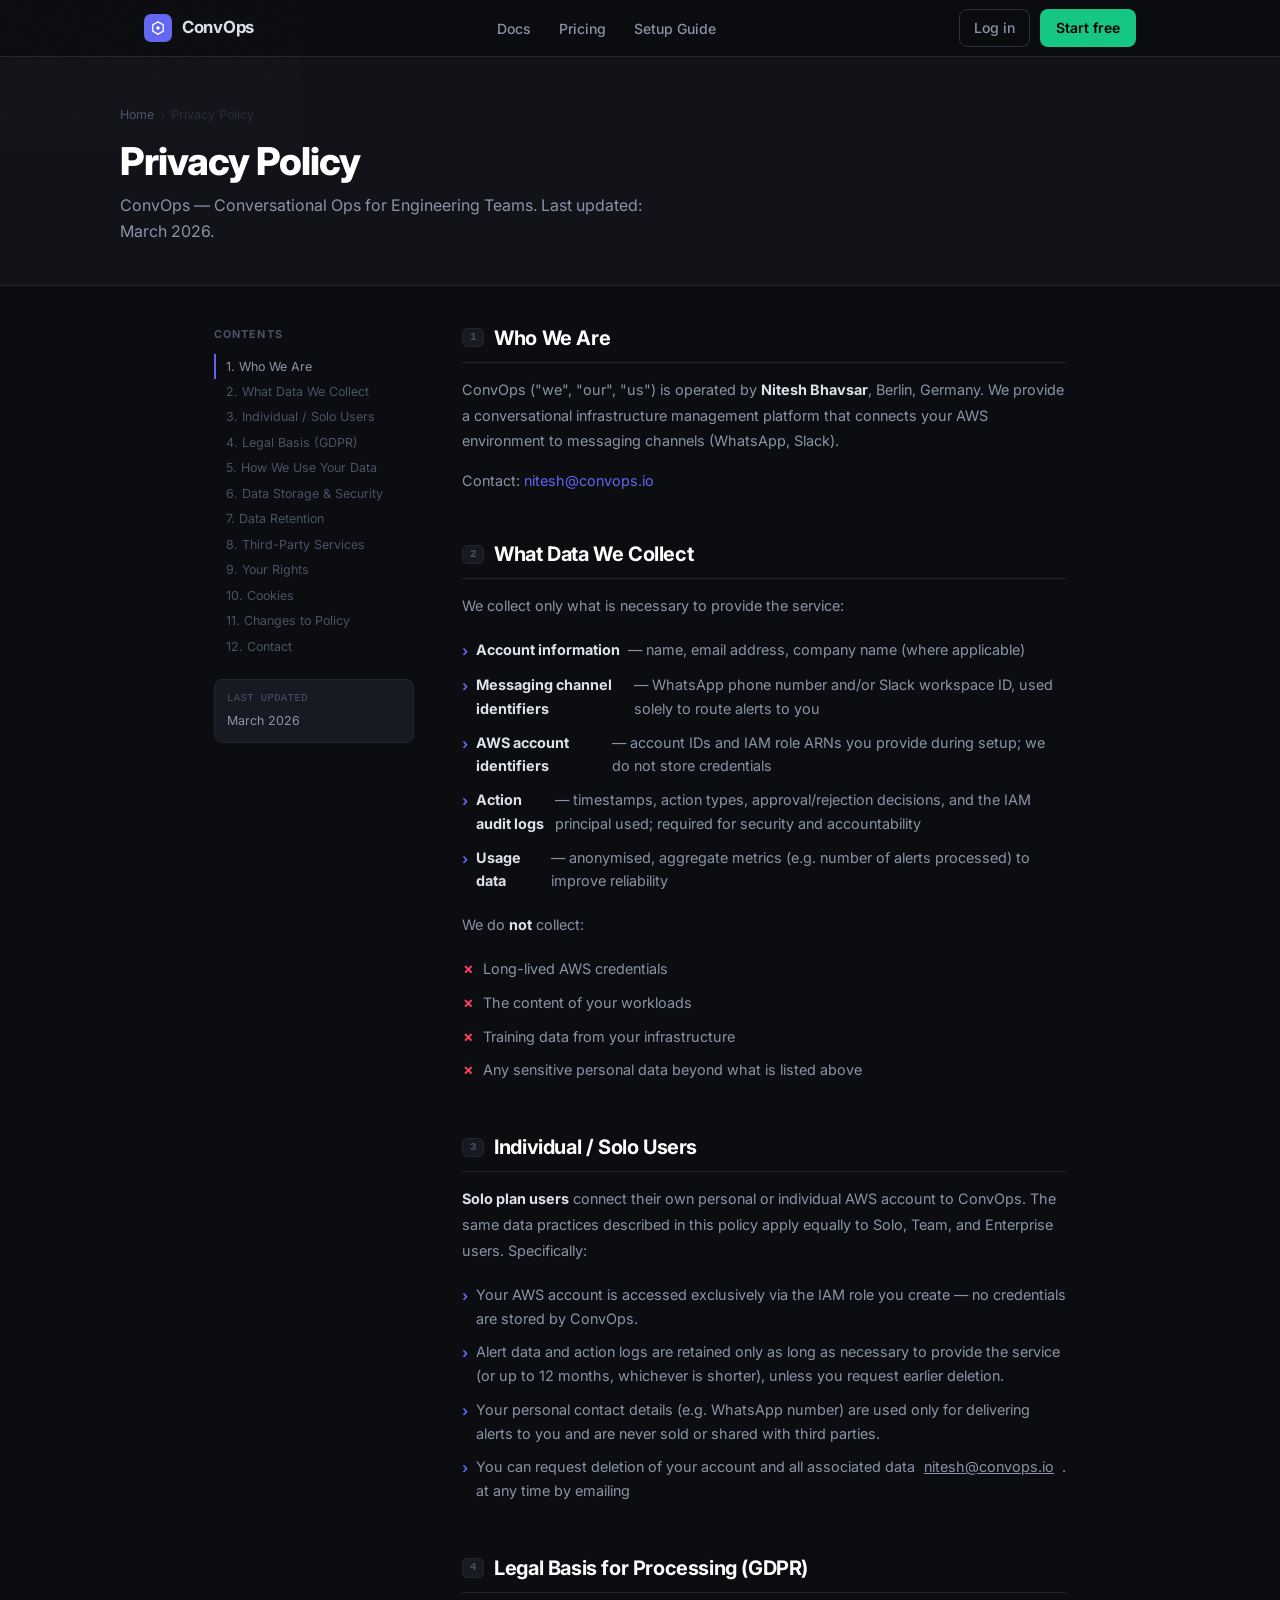
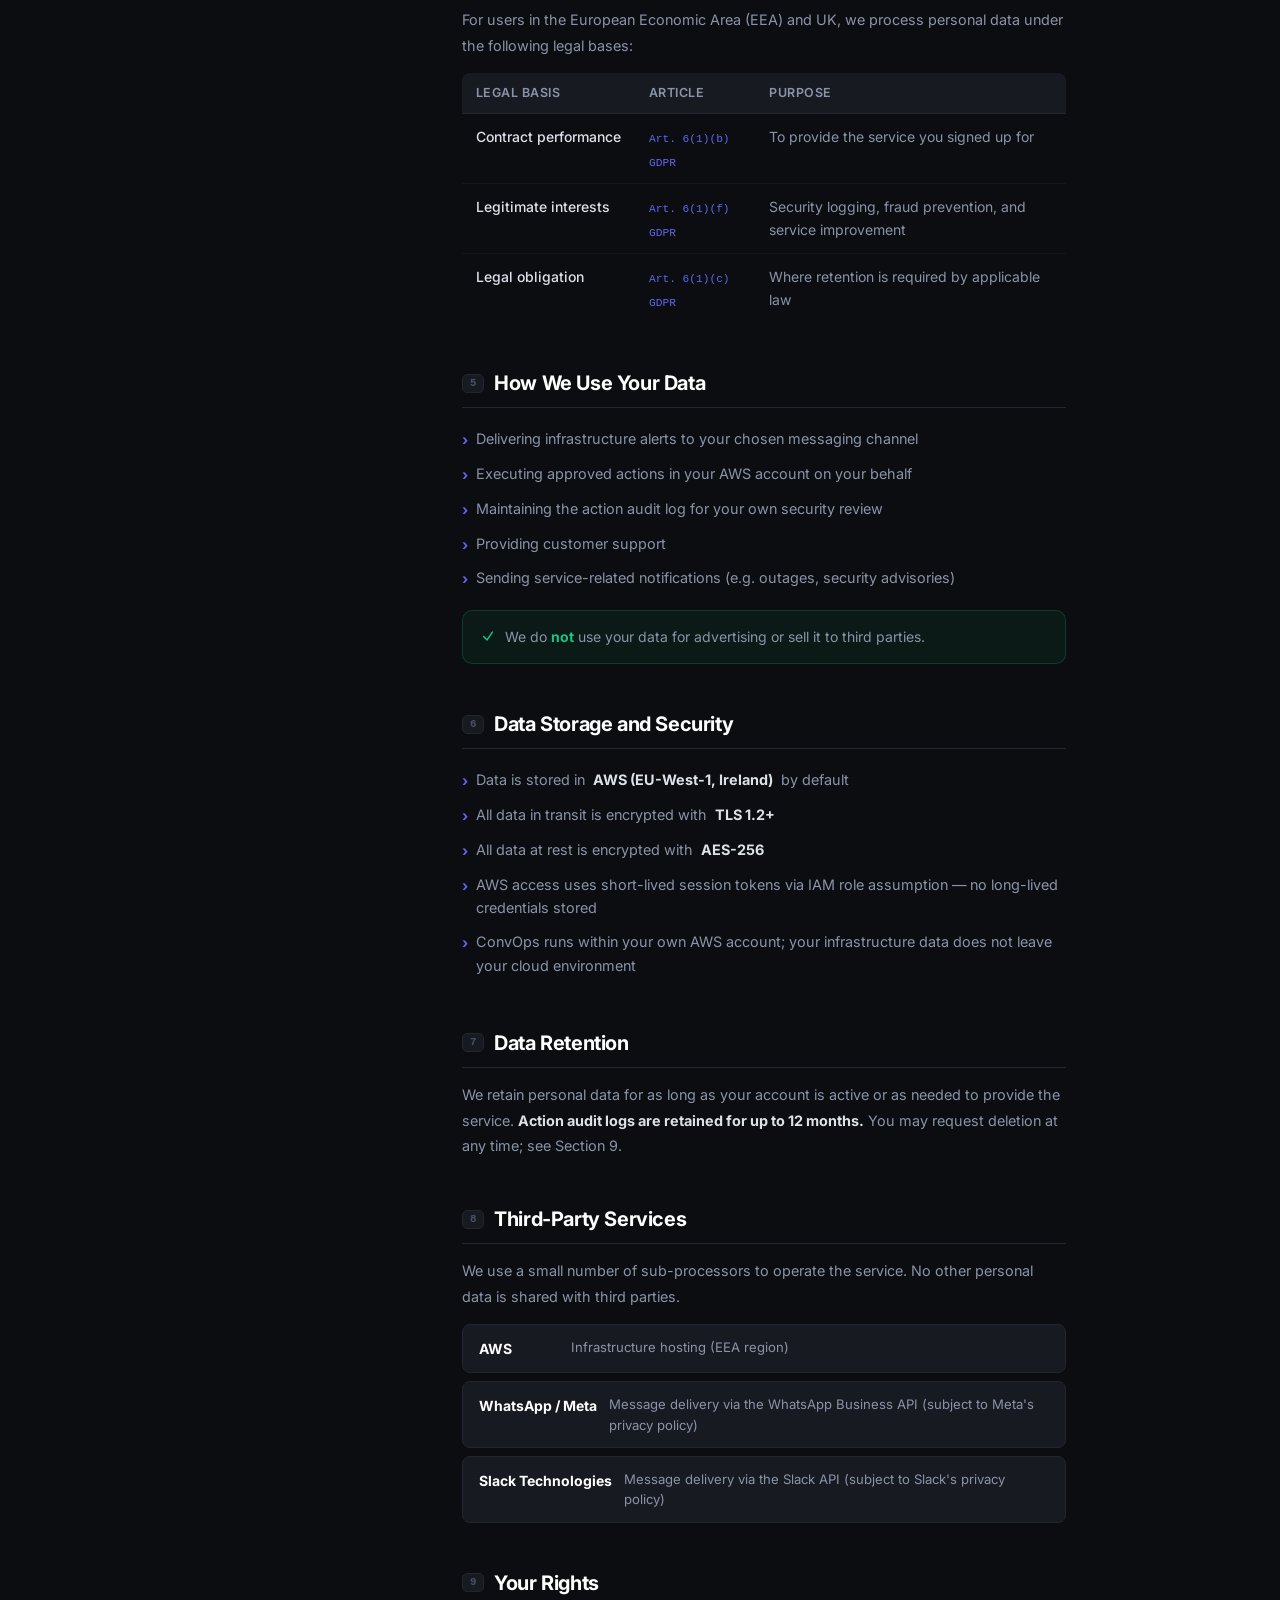
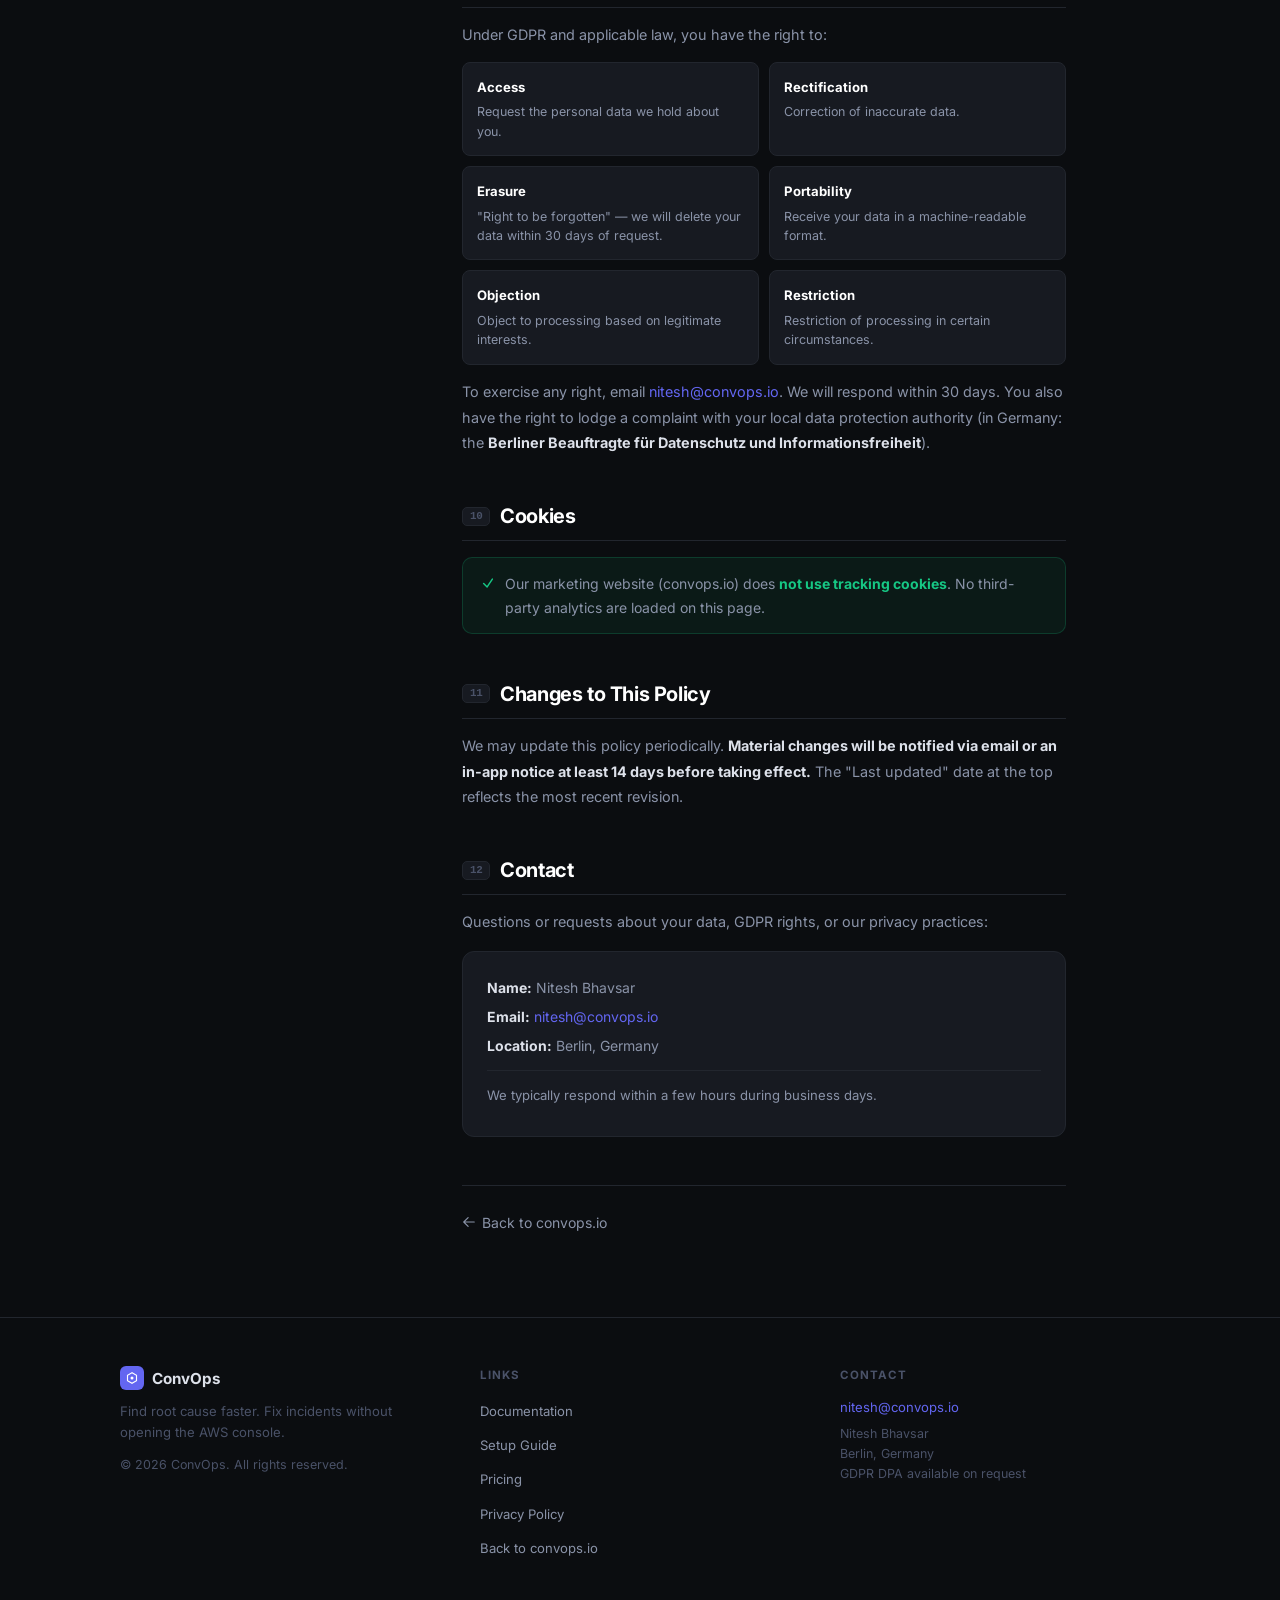
<file: privacy.html>
<!DOCTYPE html>
<html lang="en">
<head>
    <meta charset="UTF-8">
    <meta name="viewport" content="width=device-width, initial-scale=1.0">
    <title>Privacy Policy — ConvOps</title>
    <meta name="description" content="ConvOps Privacy Policy — how we collect, store, and protect your data." />
    <link rel="preconnect" href="https://fonts.googleapis.com">
    <link rel="preconnect" href="https://fonts.gstatic.com" crossorigin>
    <link href="https://fonts.googleapis.com/css2?family=Inter:ital,opsz,wght@0,14..32,300;0,14..32,400;0,14..32,500;0,14..32,600;0,14..32,700;0,14..32,800;1,14..32,400&display=swap" rel="stylesheet">
    <link rel="stylesheet" href="shared.css">
    <style>
        /* ── PRIVACY LAYOUT ─────────────────────────────────── */
        .privacy-layout {
            display: grid;
            grid-template-columns: 200px 1fr;
            gap: 48px;
            max-width: 900px;
            margin: 0 auto;
            padding: 40px 24px 80px;
        }
        @media (max-width: 720px) {
            .privacy-layout { grid-template-columns: 1fr; }
            .privacy-sidebar { display: none; }
        }

        /* TOC Sidebar */
        .privacy-sidebar {
            position: sticky;
            top: 72px;
            height: fit-content;
            max-height: calc(100vh - 88px);
            overflow-y: auto;
        }
        .toc-title {
            font-size: 0.68rem; font-weight: 700;
            letter-spacing: 0.1em; text-transform: uppercase;
            color: var(--text-3); margin-bottom: 10px;
        }
        .toc-link {
            display: block; font-size: 0.78rem;
            color: var(--text-3); text-decoration: none;
            padding: 4px 0 4px 10px;
            border-left: 2px solid transparent;
            transition: all 0.15s; line-height: 1.4;
        }
        .toc-link:hover { color: var(--text-2); border-color: var(--border-2); }
        .toc-link.active { color: var(--text-2); border-color: var(--indigo); }
        .toc-updated {
            margin-top: 20px; padding: 10px 12px;
            background: var(--s2); border: 1px solid var(--border);
            border-radius: 8px;
        }
        .toc-updated-label { font-size: 0.65rem; color: var(--text-3); margin-bottom: 4px; font-family: var(--mono); text-transform: uppercase; letter-spacing: 0.05em; }
        .toc-updated-date  { font-size: 0.78rem; color: var(--text-2); }

        /* Privacy content */
        .privacy-content { min-width: 0; }
        .privacy-section { margin-bottom: 48px; }
        .privacy-section:last-child { margin-bottom: 0; }
        .section-anchor { display: block; height: 80px; margin-top: -80px; }

        .privacy-h2 {
            font-size: 1.25rem; font-weight: 700; color: #fff;
            letter-spacing: -0.4px; margin-bottom: 14px; line-height: 1.2;
            padding-bottom: 12px; border-bottom: 1px solid var(--border);
            display: flex; align-items: center; gap: 10px;
        }
        .privacy-h2-num {
            font-size: 0.68rem; font-weight: 700; font-family: var(--mono);
            color: var(--text-3); background: var(--s2);
            border: 1px solid var(--border); border-radius: 5px;
            padding: 2px 7px; flex-shrink: 0;
        }
        .privacy-p {
            font-size: 0.9rem; color: var(--text-2);
            line-height: 1.8; margin-bottom: 14px;
        }
        .privacy-p:last-child { margin-bottom: 0; }
        .privacy-p strong { color: var(--text); }
        .privacy-p a { color: var(--indigo); text-decoration: none; }
        .privacy-p a:hover { text-decoration: underline; }

        .privacy-list { list-style: none; margin: 8px 0 14px; }
        .privacy-list li {
            font-size: 0.9rem; color: var(--text-2);
            padding: 5px 0; display: flex; gap: 8px;
            align-items: flex-start; line-height: 1.65;
        }
        .privacy-list li::before { content: '›'; color: var(--indigo); font-weight: 700; flex-shrink: 0; margin-top: 1px; }
        .privacy-list li strong { color: var(--text); }

        /* Special "not collected" list */
        .not-list { list-style: none; margin: 8px 0 14px; }
        .not-list li {
            font-size: 0.9rem; color: var(--text-2);
            padding: 5px 0; display: flex; gap: 8px;
            align-items: flex-start; line-height: 1.65;
        }
        .not-list li::before { content: '✗'; color: var(--red); font-weight: 700; flex-shrink: 0; }

        /* GDPR legal basis table */
        .gdpr-table { width: 100%; border-collapse: collapse; margin: 12px 0; }
        .gdpr-table th {
            padding: 10px 14px; text-align: left; font-weight: 600;
            color: var(--text-2); border-bottom: 1px solid var(--border);
            font-size: 0.78rem; text-transform: uppercase; letter-spacing: 0.04em;
            background: var(--s2);
        }
        .gdpr-table th:first-child { border-radius: 8px 0 0 0; }
        .gdpr-table th:last-child  { border-radius: 0 8px 0 0; }
        .gdpr-table td {
            padding: 11px 14px; border-bottom: 1px solid rgba(255,255,255,0.04);
            font-size: 0.875rem; color: var(--text-2); vertical-align: top;
        }
        .gdpr-table tr:last-child td { border-bottom: none; }
        .gdpr-table td:first-child { color: var(--text); font-weight: 500; white-space: nowrap; }
        .gdpr-table td code { font-family: var(--mono); font-size: 0.8em; color: var(--indigo); }

        /* Third parties */
        .third-party-list { display: flex; flex-direction: column; gap: 8px; margin: 12px 0; }
        .third-party-item {
            background: var(--s2); border: 1px solid var(--border);
            border-radius: 8px; padding: 12px 16px;
            display: flex; gap: 12px; align-items: flex-start;
        }
        .tp-name { font-size: 0.875rem; font-weight: 700; color: #fff; min-width: 80px; flex-shrink: 0; }
        .tp-desc { font-size: 0.82rem; color: var(--text-2); line-height: 1.55; margin-bottom: 0; }

        /* Rights grid */
        .rights-grid {
            display: grid;
            grid-template-columns: repeat(auto-fill, minmax(200px, 1fr));
            gap: 10px; margin: 12px 0;
        }
        .right-card {
            background: var(--s2); border: 1px solid var(--border);
            border-radius: 8px; padding: 14px;
        }
        .right-title { font-size: 0.82rem; font-weight: 700; color: #fff; margin-bottom: 4px; }
        .right-desc  { font-size: 0.78rem; color: var(--text-2); line-height: 1.55; margin-bottom: 0; }

        /* Contact card */
        .contact-card {
            background: var(--s2); border: 1px solid var(--border);
            border-radius: 12px; padding: 24px;
            margin-top: 16px;
        }
        .contact-detail { font-size: 0.875rem; color: var(--text-2); margin-bottom: 6px; }
        .contact-detail a { color: var(--indigo); text-decoration: none; }
        .contact-detail a:hover { text-decoration: underline; }
    </style>
</head>
<body>

<!-- Grain -->
<svg class="grain-overlay" xmlns="http://www.w3.org/2000/svg">
    <filter id="grain-filter">
        <feTurbulence type="fractalNoise" baseFrequency="0.65" numOctaves="3" stitchTiles="stitch"/>
        <feColorMatrix type="saturate" values="0"/>
    </filter>
    <rect width="100%" height="100%" filter="url(#grain-filter)"/>
</svg>

<!-- NAV -->
<nav>
    <div class="nav-inner">
        <a href="index.html" class="nav-logo">
            <div class="nav-logo-icon">
                <svg width="14" height="14" viewBox="0 0 16 16" fill="none"><path d="M8 1L2 4.5V11.5L8 15L14 11.5V4.5L8 1Z" stroke="white" stroke-width="1.5"/><circle cx="8" cy="8" r="2" fill="white"/></svg>
            </div>
            ConvOps
        </a>
        <ul class="nav-links">
            <li><a href="docs.html">Docs</a></li>
            <li><a href="index.html#pricing">Pricing</a></li>
            <li><a href="onboarding-guide.html">Setup Guide</a></li>
        </ul>
        <div class="nav-actions">
            <a href="https://app.convops.io/sign-in" class="btn-ghost">Log in</a>
            <a href="https://app.convops.io/sign-up" class="btn-primary-sm">Start free</a>
        </div>
    </div>
</nav>

<!-- PAGE HERO -->
<div class="page-hero">
    <div class="page-hero-inner">
        <div class="page-breadcrumb">
            <a href="index.html">Home</a>
            <span>›</span>
            <span>Privacy Policy</span>
        </div>
        <h1>Privacy Policy</h1>
        <p>ConvOps — Conversational Ops for Engineering Teams. Last updated: March 2026.</p>
    </div>
</div>

<!-- CONTENT -->
<div class="privacy-layout">

    <!-- TOC SIDEBAR -->
    <aside class="privacy-sidebar">
        <div class="toc-title">Contents</div>
        <a href="#s1"  class="toc-link active">1. Who We Are</a>
        <a href="#s2"  class="toc-link">2. What Data We Collect</a>
        <a href="#s3"  class="toc-link">3. Individual / Solo Users</a>
        <a href="#s4"  class="toc-link">4. Legal Basis (GDPR)</a>
        <a href="#s5"  class="toc-link">5. How We Use Your Data</a>
        <a href="#s6"  class="toc-link">6. Data Storage &amp; Security</a>
        <a href="#s7"  class="toc-link">7. Data Retention</a>
        <a href="#s8"  class="toc-link">8. Third-Party Services</a>
        <a href="#s9"  class="toc-link">9. Your Rights</a>
        <a href="#s10" class="toc-link">10. Cookies</a>
        <a href="#s11" class="toc-link">11. Changes to Policy</a>
        <a href="#s12" class="toc-link">12. Contact</a>
        <div class="toc-updated">
            <div class="toc-updated-label">Last updated</div>
            <div class="toc-updated-date">March 2026</div>
        </div>
    </aside>

    <!-- POLICY CONTENT -->
    <main class="privacy-content">

        <!-- 1 -->
        <div class="privacy-section">
            <span id="s1" class="section-anchor"></span>
            <div class="privacy-h2"><span class="privacy-h2-num">1</span> Who We Are</div>
            <p class="privacy-p">ConvOps ("we", "our", "us") is operated by <strong>Nitesh Bhavsar</strong>, Berlin, Germany. We provide a conversational infrastructure management platform that connects your AWS environment to messaging channels (WhatsApp, Slack).</p>
            <p class="privacy-p">Contact: <a href="mailto:nitesh@convops.io">nitesh@convops.io</a></p>
        </div>

        <!-- 2 -->
        <div class="privacy-section">
            <span id="s2" class="section-anchor"></span>
            <div class="privacy-h2"><span class="privacy-h2-num">2</span> What Data We Collect</div>
            <p class="privacy-p">We collect only what is necessary to provide the service:</p>
            <ul class="privacy-list">
                <li><strong>Account information</strong> — name, email address, company name (where applicable)</li>
                <li><strong>Messaging channel identifiers</strong> — WhatsApp phone number and/or Slack workspace ID, used solely to route alerts to you</li>
                <li><strong>AWS account identifiers</strong> — account IDs and IAM role ARNs you provide during setup; we do not store credentials</li>
                <li><strong>Action audit logs</strong> — timestamps, action types, approval/rejection decisions, and the IAM principal used; required for security and accountability</li>
                <li><strong>Usage data</strong> — anonymised, aggregate metrics (e.g. number of alerts processed) to improve reliability</li>
            </ul>
            <p class="privacy-p">We do <strong>not</strong> collect:</p>
            <ul class="not-list">
                <li>Long-lived AWS credentials</li>
                <li>The content of your workloads</li>
                <li>Training data from your infrastructure</li>
                <li>Any sensitive personal data beyond what is listed above</li>
            </ul>
        </div>

        <!-- 3 -->
        <div class="privacy-section">
            <span id="s3" class="section-anchor"></span>
            <div class="privacy-h2"><span class="privacy-h2-num">3</span> Individual / Solo Users</div>
            <p class="privacy-p"><strong>Solo plan users</strong> connect their own personal or individual AWS account to ConvOps. The same data practices described in this policy apply equally to Solo, Team, and Enterprise users. Specifically:</p>
            <ul class="privacy-list">
                <li>Your AWS account is accessed exclusively via the IAM role you create — no credentials are stored by ConvOps.</li>
                <li>Alert data and action logs are retained only as long as necessary to provide the service (or up to 12 months, whichever is shorter), unless you request earlier deletion.</li>
                <li>Your personal contact details (e.g. WhatsApp number) are used only for delivering alerts to you and are never sold or shared with third parties.</li>
                <li>You can request deletion of your account and all associated data at any time by emailing <a href="mailto:nitesh@convops.io">nitesh@convops.io</a>.</li>
            </ul>
        </div>

        <!-- 4 -->
        <div class="privacy-section">
            <span id="s4" class="section-anchor"></span>
            <div class="privacy-h2"><span class="privacy-h2-num">4</span> Legal Basis for Processing (GDPR)</div>
            <p class="privacy-p">For users in the European Economic Area (EEA) and UK, we process personal data under the following legal bases:</p>
            <table class="gdpr-table">
                <thead>
                    <tr><th>Legal Basis</th><th>Article</th><th>Purpose</th></tr>
                </thead>
                <tbody>
                    <tr>
                        <td>Contract performance</td>
                        <td><code>Art. 6(1)(b) GDPR</code></td>
                        <td>To provide the service you signed up for</td>
                    </tr>
                    <tr>
                        <td>Legitimate interests</td>
                        <td><code>Art. 6(1)(f) GDPR</code></td>
                        <td>Security logging, fraud prevention, and service improvement</td>
                    </tr>
                    <tr>
                        <td>Legal obligation</td>
                        <td><code>Art. 6(1)(c) GDPR</code></td>
                        <td>Where retention is required by applicable law</td>
                    </tr>
                </tbody>
            </table>
        </div>

        <!-- 5 -->
        <div class="privacy-section">
            <span id="s5" class="section-anchor"></span>
            <div class="privacy-h2"><span class="privacy-h2-num">5</span> How We Use Your Data</div>
            <ul class="privacy-list">
                <li>Delivering infrastructure alerts to your chosen messaging channel</li>
                <li>Executing approved actions in your AWS account on your behalf</li>
                <li>Maintaining the action audit log for your own security review</li>
                <li>Providing customer support</li>
                <li>Sending service-related notifications (e.g. outages, security advisories)</li>
            </ul>
            <div class="callout callout-green" style="margin-top:4px;">
                <div class="callout-icon">
                    <svg width="14" height="14" fill="none" viewBox="0 0 24 24" stroke="currentColor" stroke-width="2.5" style="color:var(--green)"><path stroke-linecap="round" stroke-linejoin="round" d="m4.5 12.75 6 6 9-13.5"/></svg>
                </div>
                <div>We do <strong>not</strong> use your data for advertising or sell it to third parties.</div>
            </div>
        </div>

        <!-- 6 -->
        <div class="privacy-section">
            <span id="s6" class="section-anchor"></span>
            <div class="privacy-h2"><span class="privacy-h2-num">6</span> Data Storage and Security</div>
            <ul class="privacy-list">
                <li>Data is stored in <strong>AWS (EU-West-1, Ireland)</strong> by default</li>
                <li>All data in transit is encrypted with <strong>TLS 1.2+</strong></li>
                <li>All data at rest is encrypted with <strong>AES-256</strong></li>
                <li>AWS access uses short-lived session tokens via IAM role assumption — no long-lived credentials stored</li>
                <li>ConvOps runs within your own AWS account; your infrastructure data does not leave your cloud environment</li>
            </ul>
        </div>

        <!-- 7 -->
        <div class="privacy-section">
            <span id="s7" class="section-anchor"></span>
            <div class="privacy-h2"><span class="privacy-h2-num">7</span> Data Retention</div>
            <p class="privacy-p">We retain personal data for as long as your account is active or as needed to provide the service. <strong>Action audit logs are retained for up to 12 months.</strong> You may request deletion at any time; see Section 9.</p>
        </div>

        <!-- 8 -->
        <div class="privacy-section">
            <span id="s8" class="section-anchor"></span>
            <div class="privacy-h2"><span class="privacy-h2-num">8</span> Third-Party Services</div>
            <p class="privacy-p">We use a small number of sub-processors to operate the service. No other personal data is shared with third parties.</p>
            <div class="third-party-list">
                <div class="third-party-item">
                    <div class="tp-name">AWS</div>
                    <p class="tp-desc">Infrastructure hosting (EEA region)</p>
                </div>
                <div class="third-party-item">
                    <div class="tp-name">WhatsApp / Meta</div>
                    <p class="tp-desc">Message delivery via the WhatsApp Business API (subject to Meta's privacy policy)</p>
                </div>
                <div class="third-party-item">
                    <div class="tp-name">Slack Technologies</div>
                    <p class="tp-desc">Message delivery via the Slack API (subject to Slack's privacy policy)</p>
                </div>
            </div>
        </div>

        <!-- 9 -->
        <div class="privacy-section">
            <span id="s9" class="section-anchor"></span>
            <div class="privacy-h2"><span class="privacy-h2-num">9</span> Your Rights</div>
            <p class="privacy-p">Under GDPR and applicable law, you have the right to:</p>
            <div class="rights-grid">
                <div class="right-card">
                    <div class="right-title">Access</div>
                    <p class="right-desc">Request the personal data we hold about you.</p>
                </div>
                <div class="right-card">
                    <div class="right-title">Rectification</div>
                    <p class="right-desc">Correction of inaccurate data.</p>
                </div>
                <div class="right-card">
                    <div class="right-title">Erasure</div>
                    <p class="right-desc">"Right to be forgotten" — we will delete your data within 30 days of request.</p>
                </div>
                <div class="right-card">
                    <div class="right-title">Portability</div>
                    <p class="right-desc">Receive your data in a machine-readable format.</p>
                </div>
                <div class="right-card">
                    <div class="right-title">Objection</div>
                    <p class="right-desc">Object to processing based on legitimate interests.</p>
                </div>
                <div class="right-card">
                    <div class="right-title">Restriction</div>
                    <p class="right-desc">Restriction of processing in certain circumstances.</p>
                </div>
            </div>
            <p class="privacy-p" style="margin-top:14px;">To exercise any right, email <a href="mailto:nitesh@convops.io">nitesh@convops.io</a>. We will respond within 30 days. You also have the right to lodge a complaint with your local data protection authority (in Germany: the <strong>Berliner Beauftragte für Datenschutz und Informationsfreiheit</strong>).</p>
        </div>

        <!-- 10 -->
        <div class="privacy-section">
            <span id="s10" class="section-anchor"></span>
            <div class="privacy-h2"><span class="privacy-h2-num">10</span> Cookies</div>
            <div class="callout callout-green">
                <div class="callout-icon">
                    <svg width="14" height="14" fill="none" viewBox="0 0 24 24" stroke="currentColor" stroke-width="2.5" style="color:var(--green)"><path stroke-linecap="round" stroke-linejoin="round" d="m4.5 12.75 6 6 9-13.5"/></svg>
                </div>
                <div>Our marketing website (convops.io) does <strong>not use tracking cookies</strong>. No third-party analytics are loaded on this page.</div>
            </div>
        </div>

        <!-- 11 -->
        <div class="privacy-section">
            <span id="s11" class="section-anchor"></span>
            <div class="privacy-h2"><span class="privacy-h2-num">11</span> Changes to This Policy</div>
            <p class="privacy-p">We may update this policy periodically. <strong>Material changes will be notified via email or an in-app notice at least 14 days before taking effect.</strong> The "Last updated" date at the top reflects the most recent revision.</p>
        </div>

        <!-- 12 -->
        <div class="privacy-section">
            <span id="s12" class="section-anchor"></span>
            <div class="privacy-h2"><span class="privacy-h2-num">12</span> Contact</div>
            <p class="privacy-p">Questions or requests about your data, GDPR rights, or our privacy practices:</p>
            <div class="contact-card">
                <div class="contact-detail"><strong style="color:var(--text);">Name:</strong> Nitesh Bhavsar</div>
                <div class="contact-detail"><strong style="color:var(--text);">Email:</strong> <a href="mailto:nitesh@convops.io">nitesh@convops.io</a></div>
                <div class="contact-detail"><strong style="color:var(--text);">Location:</strong> Berlin, Germany</div>
                <div class="contact-detail" style="margin-top:12px; padding-top:12px; border-top:1px solid var(--border);">
                    <span style="font-size:0.82rem; color:var(--text-2);">We typically respond within a few hours during business days.</span>
                </div>
            </div>
        </div>

        <!-- BACK LINK -->
        <div style="margin-top:48px; padding-top:24px; border-top:1px solid var(--border);">
            <a href="index.html" style="display:inline-flex; align-items:center; gap:6px; font-size:0.875rem; color:var(--text-2); text-decoration:none; transition:color 0.15s;" onmouseover="this.style.color='var(--text)'" onmouseout="this.style.color='var(--text-2)'">
                <svg width="14" height="14" fill="none" viewBox="0 0 24 24" stroke="currentColor" stroke-width="2"><path stroke-linecap="round" stroke-linejoin="round" d="M10.5 19.5 3 12m0 0 7.5-7.5M3 12h18"/></svg>
                Back to convops.io
            </a>
        </div>

    </main>
</div>

<!-- FOOTER -->
<footer>
    <div class="footer-inner">
        <div>
            <div class="footer-logo">
                <div class="footer-logo-icon">
                    <svg width="12" height="12" viewBox="0 0 16 16" fill="none"><path d="M8 1L2 4.5V11.5L8 15L14 11.5V4.5L8 1Z" stroke="white" stroke-width="1.5"/><circle cx="8" cy="8" r="2" fill="white"/></svg>
                </div>
                <span>ConvOps</span>
            </div>
            <p class="footer-tagline">Find root cause faster. Fix incidents without opening the AWS console.</p>
            <p class="footer-copy">© 2026 ConvOps. All rights reserved.</p>
        </div>
        <div>
            <div class="footer-col-title">Links</div>
            <ul class="footer-links">
                <li><a href="docs.html">Documentation</a></li>
                <li><a href="onboarding-guide.html">Setup Guide</a></li>
                <li><a href="index.html#pricing">Pricing</a></li>
                <li><a href="privacy.html">Privacy Policy</a></li>
                <li><a href="index.html">Back to convops.io</a></li>
            </ul>
        </div>
        <div>
            <div class="footer-col-title">Contact</div>
            <p style="font-size:0.82rem; color:var(--text-2); margin-bottom:6px;"><a href="mailto:nitesh@convops.io" style="color:var(--indigo); text-decoration:none;">nitesh@convops.io</a></p>
            <p style="font-size:0.78rem; color:var(--text-3); line-height:1.6;">
                Nitesh Bhavsar<br>
                Berlin, Germany<br>
                GDPR DPA available on request
            </p>
        </div>
    </div>
</footer>

<script>
// Active TOC on scroll
var sections = document.querySelectorAll('.section-anchor');
var links    = document.querySelectorAll('.toc-link');
var obs = new IntersectionObserver(function(entries) {
    entries.forEach(function(e) {
        if (e.isIntersecting) {
            var id = e.target.id;
            links.forEach(function(l) {
                l.classList.toggle('active', l.getAttribute('href') === '#' + id);
            });
        }
    });
}, { rootMargin: '-60px 0px -70% 0px' });
sections.forEach(function(s) { obs.observe(s); });
</script>
</body>
</html>
</file>
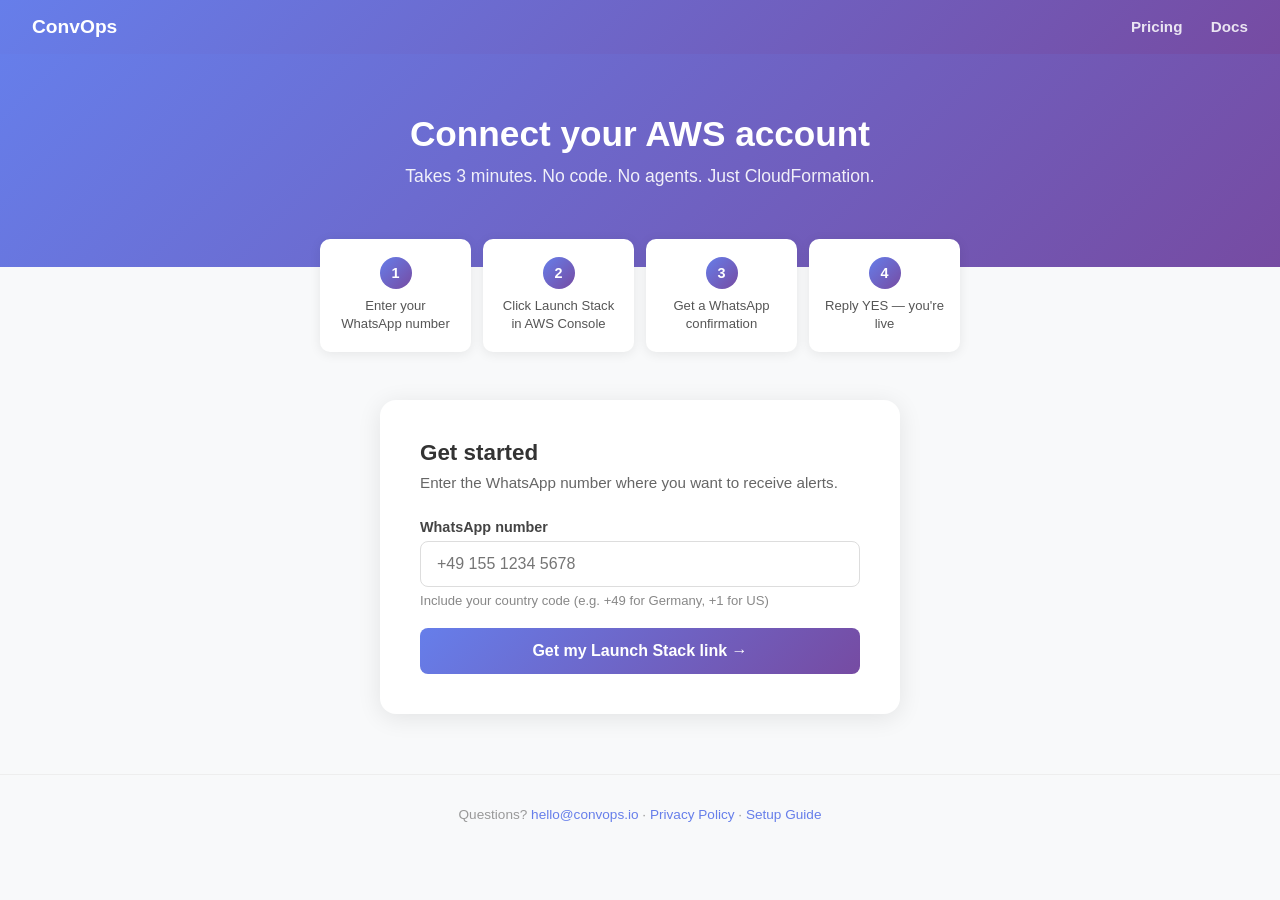
<file: register.html>
<!DOCTYPE html>
<html lang="en">
<head>
  <meta charset="UTF-8">
  <meta name="viewport" content="width=device-width, initial-scale=1.0">
  <title>Connect Your AWS Account — ConvOps</title>
  <style>
    * { box-sizing: border-box; margin: 0; padding: 0; }
    body {
      font-family: -apple-system, BlinkMacSystemFont, 'Segoe UI', Roboto, Oxygen, Ubuntu, Cantarell, sans-serif;
      background: #f8f9fa;
      color: #333;
      min-height: 100vh;
    }
    header {
      background: linear-gradient(135deg, #667eea 0%, #764ba2 100%);
      color: white;
      padding: 16px 32px;
      display: flex;
      align-items: center;
      justify-content: space-between;
    }
    header a { color: white; text-decoration: none; font-weight: 700; font-size: 1.2em; }
    header nav a { color: rgba(255,255,255,0.85); text-decoration: none; margin-left: 24px; font-size: 0.95em; }
    .hero {
      background: linear-gradient(135deg, #667eea 0%, #764ba2 100%);
      color: white;
      text-align: center;
      padding: 60px 24px 80px;
    }
    .hero h1 { font-size: 2.2em; font-weight: 700; margin-bottom: 12px; }
    .hero p { font-size: 1.1em; opacity: 0.9; max-width: 480px; margin: 0 auto; }
    .steps {
      display: flex;
      justify-content: center;
      gap: 0;
      max-width: 700px;
      margin: -28px auto 0;
      padding: 0 24px;
      position: relative;
      z-index: 2;
    }
    .step {
      flex: 1;
      background: white;
      border-radius: 10px;
      padding: 18px 14px;
      text-align: center;
      margin: 0 6px;
      box-shadow: 0 2px 12px rgba(0,0,0,0.08);
    }
    .step-num {
      width: 32px; height: 32px;
      background: linear-gradient(135deg, #667eea, #764ba2);
      color: white;
      border-radius: 50%;
      display: flex; align-items: center; justify-content: center;
      font-weight: 700; font-size: 0.9em;
      margin: 0 auto 8px;
    }
    .step p { font-size: 0.82em; color: #555; line-height: 1.4; }
    .card {
      max-width: 520px;
      margin: 48px auto 60px;
      background: white;
      border-radius: 16px;
      box-shadow: 0 4px 24px rgba(0,0,0,0.09);
      padding: 40px;
    }
    .card h2 { font-size: 1.4em; font-weight: 700; margin-bottom: 8px; }
    .card .subtitle { color: #666; font-size: 0.95em; margin-bottom: 28px; }
    label { display: block; font-size: 0.9em; font-weight: 600; color: #444; margin-bottom: 6px; }
    input[type="tel"] {
      width: 100%;
      padding: 13px 16px;
      border: 1.5px solid #ddd;
      border-radius: 8px;
      font-size: 1em;
      outline: none;
      transition: border-color 0.2s;
    }
    input[type="tel"]:focus { border-color: #667eea; }
    .hint { font-size: 0.82em; color: #888; margin-top: 6px; }
    .btn-primary {
      width: 100%;
      padding: 14px;
      background: linear-gradient(135deg, #667eea 0%, #764ba2 100%);
      color: white;
      border: none;
      border-radius: 8px;
      font-size: 1em;
      font-weight: 600;
      cursor: pointer;
      margin-top: 20px;
      transition: opacity 0.2s;
    }
    .btn-primary:hover { opacity: 0.92; }
    .btn-primary:disabled { opacity: 0.6; cursor: not-allowed; }
    .btn-launch {
      width: 100%;
      padding: 14px;
      background: #ff9900;
      color: white;
      border: none;
      border-radius: 8px;
      font-size: 1em;
      font-weight: 700;
      cursor: pointer;
      margin-top: 16px;
      text-decoration: none;
      display: block;
      text-align: center;
      transition: background 0.2s;
    }
    .btn-launch:hover { background: #e68900; }
    #launch-section { display: none; margin-top: 24px; }
    .launch-info {
      background: #f0f7ff;
      border: 1px solid #c8e0ff;
      border-radius: 8px;
      padding: 14px 16px;
      font-size: 0.88em;
      color: #2c5aa0;
      margin-bottom: 4px;
      line-height: 1.5;
    }
    .launch-info strong { display: block; margin-bottom: 4px; font-size: 0.95em; }
    .token-display {
      font-family: monospace;
      font-size: 0.78em;
      color: #888;
      word-break: break-all;
      margin-top: 8px;
      padding: 8px 10px;
      background: #f5f5f5;
      border-radius: 6px;
    }
    .error { color: #c0392b; font-size: 0.88em; margin-top: 10px; display: none; }
    .loading { display: none; text-align: center; color: #667eea; margin-top: 16px; font-size: 0.9em; }
    .whatsapp-note {
      text-align: center;
      margin-top: 20px;
      font-size: 0.85em;
      color: #666;
    }
    .whatsapp-note span { color: #25D366; font-weight: 600; }
    footer {
      text-align: center;
      padding: 32px;
      color: #999;
      font-size: 0.85em;
      border-top: 1px solid #eee;
    }
    footer a { color: #667eea; text-decoration: none; }
  </style>
</head>
<body>

<header>
  <a href="/">ConvOps</a>
  <nav>
    <a href="/#pricing">Pricing</a>
    <a href="/onboarding-guide">Docs</a>
  </nav>
</header>

<div class="hero">
  <h1>Connect your AWS account</h1>
  <p>Takes 3 minutes. No code. No agents. Just CloudFormation.</p>
</div>

<div class="steps">
  <div class="step">
    <div class="step-num">1</div>
    <p>Enter your WhatsApp number</p>
  </div>
  <div class="step">
    <div class="step-num">2</div>
    <p>Click Launch Stack in AWS Console</p>
  </div>
  <div class="step">
    <div class="step-num">3</div>
    <p>Get a WhatsApp confirmation</p>
  </div>
  <div class="step">
    <div class="step-num">4</div>
    <p>Reply YES — you're live</p>
  </div>
</div>

<div class="card">
  <h2>Get started</h2>
  <p class="subtitle">Enter the WhatsApp number where you want to receive alerts.</p>

  <div id="form-section">
    <label for="phone">WhatsApp number</label>
    <input type="tel" id="phone" placeholder="+49 155 1234 5678" autocomplete="tel" />
    <p class="hint">Include your country code (e.g. +49 for Germany, +1 for US)</p>
    <button class="btn-primary" id="btn-get-started" onclick="getStarted()">Get my Launch Stack link →</button>
    <p class="error" id="error-msg">Something went wrong. Please try again.</p>
    <p class="loading" id="loading">Generating your secure link...</p>
  </div>

  <div id="launch-section">
    <div class="launch-info">
      <strong>✅ Your secure link is ready</strong>
      This will open your AWS Console with a pre-filled CloudFormation template.
      The stack creates an IAM role and SNS topic — nothing else.
      Deploy time: ~2 minutes.
    </div>
    <a id="btn-launch" class="btn-launch" href="#" target="_blank" rel="noopener">
      🚀 Launch Stack in AWS Console
    </a>
    <div class="token-display" id="token-display"></div>
    <div class="whatsapp-note">
      After the stack deploys, you'll get a WhatsApp message on <span id="phone-confirm"></span>.
      Reply <span>YES</span> to activate monitoring.
    </div>
  </div>
</div>

<footer>
  <p>Questions? <a href="mailto:hello@convops.io">hello@convops.io</a> · <a href="/privacy">Privacy Policy</a> · <a href="/onboarding-guide">Setup Guide</a></p>
</footer>

<script>
  const API_BASE = 'https://ewvdzp6c79.execute-api.eu-central-1.amazonaws.com/prod';
  const API_KEY = 'd00d40e7461f0ac998fdfaffa5c9884e76b031ed3fa23c2665e6e10bf6bab16c';

  async function getStarted() {
    const phone = document.getElementById('phone').value.trim();
    const btn = document.getElementById('btn-get-started');
    const error = document.getElementById('error-msg');
    const loading = document.getElementById('loading');

    // Basic validation
    if (!phone || !phone.startsWith('+') || phone.length < 8) {
      error.textContent = 'Please enter a valid WhatsApp number with country code (e.g. +4915511520510)';
      error.style.display = 'block';
      return;
    }

    error.style.display = 'none';
    btn.disabled = true;
    loading.style.display = 'block';

    try {
      const resp = await fetch(`${API_BASE}/register`, {
        method: 'POST',
        headers: {
          'Content-Type': 'application/json',
          'x-api-key': API_KEY
        },
        body: JSON.stringify({ wa_phone: phone })
      });

      if (!resp.ok) throw new Error('API error: ' + resp.status);
      const data = await resp.json();

      // Show launch section
      document.getElementById('form-section').style.display = 'none';
      document.getElementById('launch-section').style.display = 'block';
      document.getElementById('btn-launch').href = data.launch_url;
      document.getElementById('phone-confirm').textContent = phone;
      document.getElementById('token-display').textContent = 'Token: ' + data.token + ' (valid 24h)';

    } catch (e) {
      error.textContent = 'Something went wrong. Please try again or email hello@convops.io';
      error.style.display = 'block';
      btn.disabled = false;
    } finally {
      loading.style.display = 'none';
    }
  }

  // Allow Enter key
  document.addEventListener('DOMContentLoaded', () => {
    document.getElementById('phone').addEventListener('keydown', e => {
      if (e.key === 'Enter') getStarted();
    });
  });
</script>

</body>
</html>
</file>
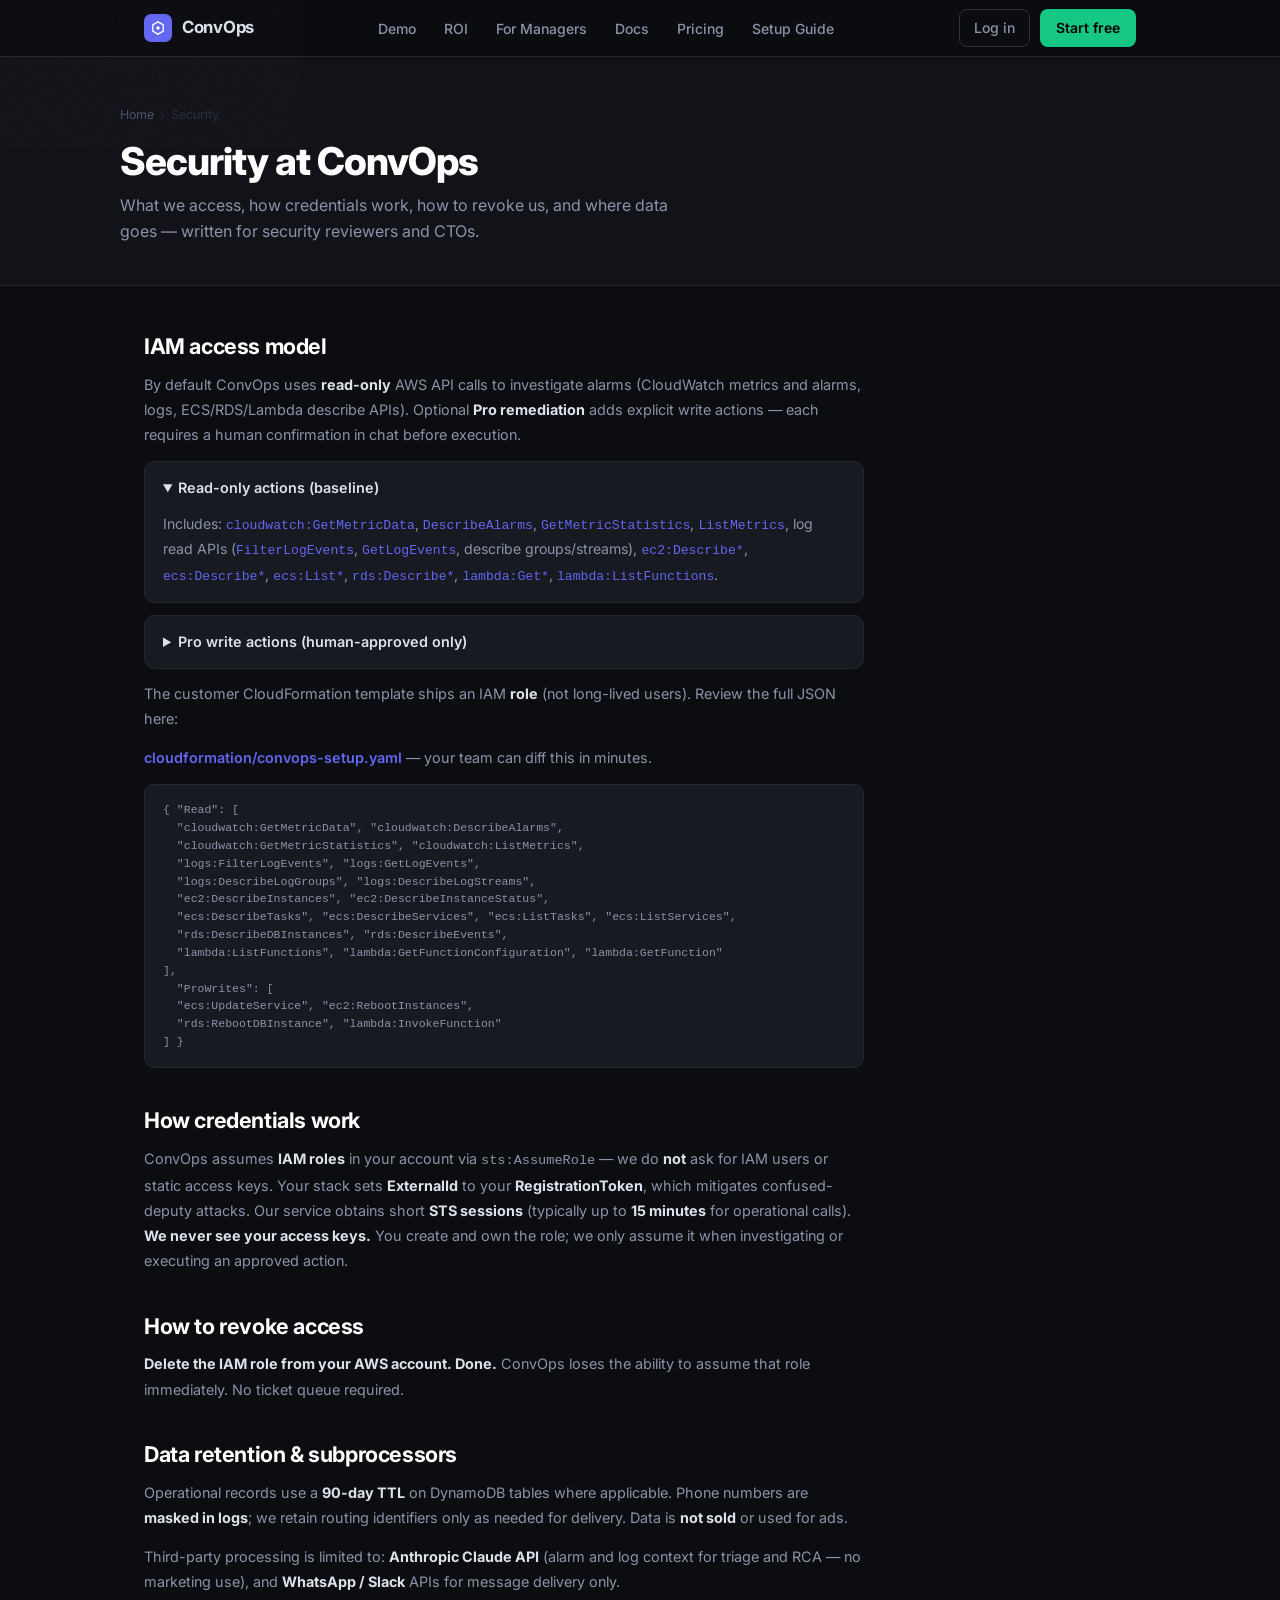
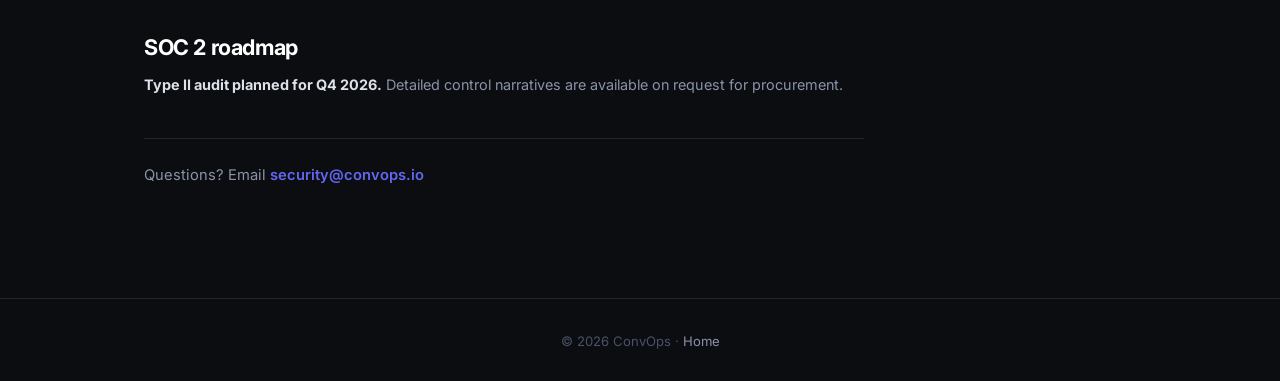
<file: security.html>
<!DOCTYPE html>
<html lang="en">
<head>
    <meta charset="UTF-8">
    <meta name="viewport" content="width=device-width, initial-scale=1.0">
    <title>Security — ConvOps</title>
    <meta name="description" content="How ConvOps accesses AWS, handles credentials, retention, and third parties — for security reviews." />
    <link rel="preconnect" href="https://fonts.googleapis.com">
    <link rel="preconnect" href="https://fonts.gstatic.com" crossorigin>
    <link href="https://fonts.googleapis.com/css2?family=Inter:ital,opsz,wght@0,14..32,300;0,14..32,400;0,14..32,500;0,14..32,600;0,14..32,700;0,14..32,800;1,14..32,400&display=swap" rel="stylesheet">
    <link rel="stylesheet" href="shared.css">
    <style>
        pre.policy-json {
            background: var(--s2);
            border: 1px solid var(--border);
            border-radius: 10px;
            padding: 16px 18px;
            font-family: var(--mono);
            font-size: 0.72rem;
            color: var(--text-2);
            overflow-x: auto;
            line-height: 1.55;
            margin: 14px 0 24px;
        }
        details.sec-expand {
            background: var(--s2);
            border: 1px solid var(--border);
            border-radius: 10px;
            padding: 14px 18px;
            margin-bottom: 12px;
        }
        details.sec-expand summary {
            cursor: pointer;
            font-weight: 600;
            color: var(--text);
            font-size: 0.9rem;
        }
        details.sec-expand p {
            margin-top: 12px;
            font-size: 0.88rem;
            color: var(--text-2);
            margin-bottom: 0;
            line-height: 1.7;
        }
        ul.action-list { list-style: none; margin: 10px 0 0; }
        ul.action-list li {
            font-family: var(--mono);
            font-size: 0.78rem;
            color: var(--amber);
            padding: 4px 0;
        }
    </style>
</head>
<body>

<svg class="grain-overlay" xmlns="http://www.w3.org/2000/svg">
    <filter id="grain-filter">
        <feTurbulence type="fractalNoise" baseFrequency="0.65" numOctaves="3" stitchTiles="stitch"/>
        <feColorMatrix type="saturate" values="0"/>
    </filter>
    <rect width="100%" height="100%" filter="url(#grain-filter)"/>
</svg>

<nav>
    <div class="nav-inner">
        <a href="index.html" class="nav-logo">
            <div class="nav-logo-icon">
                <svg width="14" height="14" viewBox="0 0 16 16" fill="none"><path d="M8 1L2 4.5V11.5L8 15L14 11.5V4.5L8 1Z" stroke="white" stroke-width="1.5"/><circle cx="8" cy="8" r="2" fill="white"/></svg>
            </div>
            ConvOps
        </a>
        <ul class="nav-links">
            <li><a href="https://app.convops.io/demo">Demo</a></li>
            <li><a href="https://app.convops.io/roi">ROI</a></li>
            <li><a href="for-managers.html">For Managers</a></li>
            <li><a href="docs.html">Docs</a></li>
            <li><a href="index.html#pricing">Pricing</a></li>
            <li><a href="onboarding-guide.html">Setup Guide</a></li>
        </ul>
        <div class="nav-actions">
            <a href="https://app.convops.io/sign-in" class="btn-ghost">Log in</a>
            <a href="https://app.convops.io/sign-up" class="btn-primary-sm">Start free</a>
        </div>
    </div>
</nav>

<div class="page-hero">
    <div class="page-hero-inner">
        <div class="page-breadcrumb">
            <a href="index.html">Home</a>
            <span>›</span>
            <span>Security</span>
        </div>
        <h1>Security at ConvOps</h1>
        <p>What we access, how credentials work, how to revoke us, and where data goes — written for security reviewers and CTOs.</p>
    </div>
</div>

<div class="content-wrap">
    <div class="content-prose">

        <h2>IAM access model</h2>
        <p>By default ConvOps uses <strong>read-only</strong> AWS API calls to investigate alarms (CloudWatch metrics and alarms, logs, ECS/RDS/Lambda describe APIs). Optional <strong>Pro remediation</strong> adds explicit write actions — each requires a human confirmation in chat before execution.</p>

        <details class="sec-expand" open>
            <summary>Read-only actions (baseline)</summary>
            <p>Includes: <code style="font-family:var(--mono);font-size:0.82rem;color:var(--indigo);">cloudwatch:GetMetricData</code>, <code style="font-family:var(--mono);font-size:0.82rem;color:var(--indigo);">DescribeAlarms</code>, <code style="font-family:var(--mono);font-size:0.82rem;color:var(--indigo);">GetMetricStatistics</code>, <code style="font-family:var(--mono);font-size:0.82rem;color:var(--indigo);">ListMetrics</code>, log read APIs (<code style="font-family:var(--mono);font-size:0.82rem;color:var(--indigo);">FilterLogEvents</code>, <code style="font-family:var(--mono);font-size:0.82rem;color:var(--indigo);">GetLogEvents</code>, describe groups/streams), <code style="font-family:var(--mono);font-size:0.82rem;color:var(--indigo);">ec2:Describe*</code>, <code style="font-family:var(--mono);font-size:0.82rem;color:var(--indigo);">ecs:Describe*</code>, <code style="font-family:var(--mono);font-size:0.82rem;color:var(--indigo);">ecs:List*</code>, <code style="font-family:var(--mono);font-size:0.82rem;color:var(--indigo);">rds:Describe*</code>, <code style="font-family:var(--mono);font-size:0.82rem;color:var(--indigo);">lambda:Get*</code>, <code style="font-family:var(--mono);font-size:0.82rem;color:var(--indigo);">lambda:ListFunctions</code>.</p>
        </details>

        <details class="sec-expand">
            <summary>Pro write actions (human-approved only)</summary>
            <p>These are issued only after an engineer confirms in WhatsApp or Slack. They are scoped in our published CloudFormation template:</p>
            <ul class="action-list">
                <li>ecs:UpdateService</li>
                <li>ec2:RebootInstances</li>
                <li>rds:RebootDBInstance</li>
                <li>lambda:InvokeFunction</li>
            </ul>
        </details>

        <p>The customer CloudFormation template ships an IAM <strong>role</strong> (not long-lived users). Review the full JSON here:</p>
        <p><a href="cloudformation/convops-setup.yaml" style="color:var(--indigo);font-weight:600;text-decoration:none;">cloudformation/convops-setup.yaml</a> — your team can diff this in minutes.</p>

        <pre class="policy-json" aria-label="IAM snippet">{ "Read": [
  "cloudwatch:GetMetricData", "cloudwatch:DescribeAlarms",
  "cloudwatch:GetMetricStatistics", "cloudwatch:ListMetrics",
  "logs:FilterLogEvents", "logs:GetLogEvents",
  "logs:DescribeLogGroups", "logs:DescribeLogStreams",
  "ec2:DescribeInstances", "ec2:DescribeInstanceStatus",
  "ecs:DescribeTasks", "ecs:DescribeServices", "ecs:ListTasks", "ecs:ListServices",
  "rds:DescribeDBInstances", "rds:DescribeEvents",
  "lambda:ListFunctions", "lambda:GetFunctionConfiguration", "lambda:GetFunction"
],
  "ProWrites": [
  "ecs:UpdateService", "ec2:RebootInstances",
  "rds:RebootDBInstance", "lambda:InvokeFunction"
] }</pre>

        <h2>How credentials work</h2>
        <p>ConvOps assumes <strong>IAM roles</strong> in your account via <code style="font-family:var(--mono);font-size:0.85rem;">sts:AssumeRole</code> — we do <strong>not</strong> ask for IAM users or static access keys. Your stack sets <strong>ExternalId</strong> to your <strong>RegistrationToken</strong>, which mitigates confused-deputy attacks. Our service obtains short <strong>STS sessions</strong> (typically up to <strong>15 minutes</strong> for operational calls). <strong>We never see your access keys.</strong> You create and own the role; we only assume it when investigating or executing an approved action.</p>

        <h2>How to revoke access</h2>
        <p><strong>Delete the IAM role from your AWS account. Done.</strong> ConvOps loses the ability to assume that role immediately. No ticket queue required.</p>

        <h2>Data retention &amp; subprocessors</h2>
        <p>Operational records use a <strong>90-day TTL</strong> on DynamoDB tables where applicable. Phone numbers are <strong>masked in logs</strong>; we retain routing identifiers only as needed for delivery. Data is <strong>not sold</strong> or used for ads.</p>
        <p>Third-party processing is limited to: <strong>Anthropic Claude API</strong> (alarm and log context for triage and RCA — no marketing use), and <strong>WhatsApp / Slack</strong> APIs for message delivery only.</p>

        <h2>SOC 2 roadmap</h2>
        <p><strong>Type II audit planned for Q4 2026.</strong> Detailed control narratives are available on request for procurement.</p>

        <p style="margin-top:40px;padding-top:24px;border-top:1px solid var(--border);font-size:0.92rem;color:var(--text-2);">
            Questions? Email <a href="mailto:security@convops.io" style="color:var(--indigo);text-decoration:none;font-weight:600;">security@convops.io</a>
        </p>
    </div>
</div>

<footer style="border-top:1px solid var(--border); padding:32px 24px; margin-top:48px;">
    <div style="max-width:1040px;margin:0 auto;text-align:center;">
        <p style="font-size:0.82rem;color:var(--text-3);margin:0;">© 2026 ConvOps · <a href="index.html" style="color:var(--text-2);text-decoration:none;">Home</a></p>
    </div>
</footer>

</body>
</html>
</file>
<file: shared.css>
/* ── CONVOPS SHARED DESIGN SYSTEM ──────────────────────────────────────
   Used by: docs.html, onboarding-guide.html, privacy.html
   ──────────────────────────────────────────────────────────────────── */

/* ── TOKENS ─────────────────────────────────────────────────────────── */
:root {
    --bg:         #0b0d10;
    --s1:         #111318;
    --s2:         #171a21;
    --s3:         #1e2229;
    --border:     #22262e;
    --border-2:   #2c3040;
    --text:       #dde1ea;
    --text-2:     #8a93a8;
    --text-3:     #4a5268;
    --green:      #16c784;
    --green-bg:   rgba(22,199,132,0.07);
    --green-glow: rgba(22,199,132,0.12);
    --red:        #f43f5e;
    --red-bg:     rgba(244,63,94,0.07);
    --amber:      #f59e0b;
    --amber-bg:   rgba(245,158,11,0.07);
    --indigo:     #6366f1;
    --indigo-dim: #4f52cc;
    --font:       'Inter', -apple-system, BlinkMacSystemFont, sans-serif;
    --mono:       'SF Mono', 'Fira Code', 'Consolas', monospace;
}

/* ── RESET ───────────────────────────────────────────────────────────── */
*, *::before, *::after { box-sizing: border-box; margin: 0; padding: 0; }
html { scroll-behavior: smooth; }
body {
    font-family: var(--font);
    background: var(--bg);
    color: var(--text);
    line-height: 1.65;
    font-size: 16px;
    -webkit-font-smoothing: antialiased;
}
a { color: inherit; }
ul, ol { padding-left: 0; list-style: none; }
p { margin-bottom: 12px; }
p:last-child { margin-bottom: 0; }

/* ── GRAIN OVERLAY ──────────────────────────────────────────────────── */
.grain-overlay {
    position: fixed; inset: 0;
    pointer-events: none; z-index: 9999;
    opacity: 0.032;
}

/* ── NAV ────────────────────────────────────────────────────────────── */
nav {
    position: sticky; top: 0; z-index: 100;
    background: rgba(11,13,16,0.85);
    backdrop-filter: blur(16px);
    -webkit-backdrop-filter: blur(16px);
    border-bottom: 1px solid var(--border);
}
.nav-inner {
    max-width: 1040px; margin: 0 auto;
    padding: 0 24px; height: 56px;
    display: flex; align-items: center;
    justify-content: space-between; gap: 20px;
}
.nav-logo {
    display: flex; align-items: center; gap: 10px;
    text-decoration: none; color: var(--text);
    font-weight: 700; font-size: 1.05rem;
    letter-spacing: -0.3px; flex-shrink: 0;
}
.nav-logo-icon {
    width: 28px; height: 28px;
    background: var(--indigo); border-radius: 7px;
    display: flex; align-items: center; justify-content: center; flex-shrink: 0;
}
.nav-links { display: flex; align-items: center; gap: 28px; list-style: none; }
.nav-links a {
    text-decoration: none; color: var(--text-2);
    font-size: 0.875rem; font-weight: 500; transition: color 0.15s;
}
.nav-links a:hover { color: var(--text); }
.nav-links a.active { color: var(--text); }
.nav-actions { display: flex; align-items: center; gap: 10px; }
.btn-ghost {
    font-size: 0.875rem; font-weight: 500; color: var(--text-2);
    text-decoration: none; padding: 6px 14px;
    border-radius: 8px; border: 1px solid var(--border-2); transition: all 0.15s;
}
.btn-ghost:hover { color: var(--text); border-color: var(--text-3); }
.btn-primary-sm {
    font-size: 0.875rem; font-weight: 600; color: #000;
    background: var(--green); text-decoration: none;
    padding: 7px 16px; border-radius: 8px; transition: all 0.15s;
}
.btn-primary-sm:hover { background: #12b070; }
@media (max-width: 640px) { .nav-links { display: none; } }

/* ── PAGE HERO (sub-page header) ────────────────────────────────────── */
.page-hero {
    padding: 48px 24px 40px;
    border-bottom: 1px solid var(--border);
    background: var(--s1);
}
.page-hero-inner { max-width: 1040px; margin: 0 auto; }
.page-breadcrumb {
    display: flex; align-items: center; gap: 6px;
    font-size: 0.78rem; color: var(--text-3);
    margin-bottom: 14px;
}
.page-breadcrumb a { text-decoration: none; color: var(--text-3); transition: color 0.15s; }
.page-breadcrumb a:hover { color: var(--text-2); }
.page-breadcrumb span { opacity: 0.4; }
.page-hero h1 {
    font-size: clamp(1.6rem, 3.5vw, 2.4rem);
    font-weight: 800; letter-spacing: -1px;
    color: #fff; margin-bottom: 10px; line-height: 1.1;
}
.page-hero p { font-size: 1rem; color: var(--text-2); max-width: 560px; }

/* ── CONTENT LAYOUT ─────────────────────────────────────────────────── */
.content-wrap { max-width: 1040px; margin: 0 auto; padding: 48px 24px; }
.content-prose { max-width: 720px; }
.content-prose h2 {
    font-size: 1.35rem; font-weight: 700; color: #fff;
    letter-spacing: -0.4px; margin: 40px 0 12px; line-height: 1.2;
}
.content-prose h2:first-child { margin-top: 0; }
.content-prose h3 {
    font-size: 1.05rem; font-weight: 700; color: var(--text);
    margin: 24px 0 8px;
}
.content-prose p { font-size: 0.9rem; color: var(--text-2); line-height: 1.75; margin-bottom: 14px; }
.content-prose strong { color: var(--text); }
.content-prose ul { list-style: none; margin: 8px 0 16px; }
.content-prose ul li {
    font-size: 0.9rem; color: var(--text-2); padding: 4px 0;
    display: flex; align-items: flex-start; gap: 8px; line-height: 1.6;
}
.content-prose ul li::before { content: '›'; color: var(--indigo); font-weight: 700; flex-shrink: 0; }
.content-prose ol { list-style: none; counter-reset: li; margin: 8px 0 16px; }
.content-prose ol li {
    font-size: 0.9rem; color: var(--text-2); padding: 6px 0;
    display: flex; align-items: flex-start; gap: 10px; line-height: 1.6;
    counter-increment: li;
}
.content-prose ol li::before {
    content: counter(li); min-width: 22px; height: 22px;
    background: var(--s2); border: 1px solid var(--border-2);
    border-radius: 50%; display: flex; align-items: center; justify-content: center;
    font-size: 0.72rem; font-weight: 700; color: var(--text-3); flex-shrink: 0;
    margin-top: 1px;
}
.content-divider { border: none; border-top: 1px solid var(--border); margin: 40px 0; }

/* ── CODE BLOCKS ────────────────────────────────────────────────────── */
pre {
    background: #060810;
    border: 1px solid var(--border);
    border-radius: 10px;
    padding: 20px;
    overflow-x: auto;
    font-family: var(--mono);
    font-size: 0.8rem;
    line-height: 1.7;
    color: #a8b1c0;
    margin: 16px 0;
    position: relative;
}
pre .code-lang {
    position: absolute; top: 10px; right: 14px;
    font-size: 0.65rem; color: var(--text-3);
    text-transform: uppercase; letter-spacing: 0.06em;
}
code.inline {
    font-family: var(--mono); font-size: 0.82em;
    background: rgba(255,255,255,0.07);
    padding: 2px 6px; border-radius: 4px; color: var(--text);
}
/* YAML/JSON key coloring (simple, no library) */
.key  { color: #7dd3fc; } /* light blue */
.str  { color: #86efac; } /* green */
.cmt  { color: var(--text-3); font-style: italic; }
.kw   { color: #c4b5fd; } /* purple */

/* ── CALLOUT BOXES ──────────────────────────────────────────────────── */
.callout {
    border-radius: 10px; padding: 14px 18px;
    margin: 16px 0; font-size: 0.875rem;
    display: flex; gap: 10px; align-items: flex-start;
    line-height: 1.65;
}
.callout-icon { flex-shrink: 0; margin-top: 1px; }
.callout-green { background: var(--green-bg); border: 1px solid rgba(22,199,132,0.2); color: var(--text-2); }
.callout-green strong { color: var(--green); }
.callout-amber { background: var(--amber-bg); border: 1px solid rgba(245,158,11,0.2); color: var(--text-2); }
.callout-amber strong { color: var(--amber); }
.callout-red { background: var(--red-bg); border: 1px solid rgba(244,63,94,0.2); color: var(--text-2); }
.callout-red strong { color: var(--red); }
.callout-blue { background: rgba(99,102,241,0.07); border: 1px solid rgba(99,102,241,0.2); color: var(--text-2); }
.callout-blue strong { color: var(--indigo); }

/* ── TABLES ─────────────────────────────────────────────────────────── */
.prose-table { width: 100%; border-collapse: collapse; margin: 16px 0; font-size: 0.875rem; }
.prose-table th {
    padding: 10px 14px; text-align: left; font-weight: 600;
    color: var(--text-2); border-bottom: 1px solid var(--border);
    font-size: 0.78rem; text-transform: uppercase; letter-spacing: 0.04em;
    background: var(--s2);
}
.prose-table th:first-child { border-radius: 8px 0 0 0; }
.prose-table th:last-child  { border-radius: 0 8px 0 0; }
.prose-table td {
    padding: 10px 14px; border-bottom: 1px solid rgba(255,255,255,0.04);
    color: var(--text-2); vertical-align: top;
}
.prose-table tr:hover td { background: rgba(255,255,255,0.015); }
.prose-table tr:last-child td { border-bottom: none; }
.prose-table td:first-child { color: var(--text); font-weight: 500; font-family: var(--mono); font-size: 0.82em; }

/* ── FOOTER ─────────────────────────────────────────────────────────── */
footer {
    background: var(--bg); border-top: 1px solid var(--border); padding: 48px 24px;
}
.footer-inner {
    max-width: 1040px; margin: 0 auto;
    display: grid; grid-template-columns: 1fr 1fr 1fr; gap: 40px;
}
@media (max-width: 640px) { .footer-inner { grid-template-columns: 1fr; gap: 28px; } }
.footer-logo { display: flex; align-items: center; gap: 8px; margin-bottom: 10px; }
.footer-logo-icon {
    width: 24px; height: 24px; background: var(--indigo);
    border-radius: 6px; display: flex; align-items: center; justify-content: center;
}
.footer-logo span { font-weight: 700; font-size: 0.95rem; color: var(--text); }
.footer-tagline { font-size: 0.82rem; color: var(--text-3); line-height: 1.6; }
.footer-copy    { font-size: 0.78rem; color: var(--text-3); margin-top: 12px; }
.footer-col-title {
    font-size: 0.72rem; font-weight: 700;
    letter-spacing: 0.08em; text-transform: uppercase;
    color: var(--text-3); margin-bottom: 12px;
}
.footer-links { list-style: none; display: flex; flex-direction: column; gap: 8px; }
.footer-links a {
    font-size: 0.82rem; color: var(--text-2);
    text-decoration: none; transition: color 0.15s;
}
.footer-links a:hover { color: var(--text); }
.footer-arn {
    font-family: var(--mono); font-size: 0.66rem; color: var(--text-3);
    background: var(--s2); border: 1px solid var(--border);
    border-radius: 6px; padding: 10px 12px; margin-bottom: 10px;
    word-break: break-all; line-height: 1.6;
}
.footer-sec-note { font-size: 0.75rem; color: var(--text-3); line-height: 1.7; }

/* ── UTILITY ─────────────────────────────────────────────────────────── */
.tag {
    display: inline-flex; align-items: center; gap: 4px;
    font-size: 0.7rem; padding: 2px 8px; border-radius: 10px;
    font-weight: 600; letter-spacing: 0.02em;
}
.tag-green  { background: var(--green-bg); color: var(--green); border: 1px solid rgba(22,199,132,0.2); }
.tag-red    { background: var(--red-bg);   color: var(--red);   border: 1px solid rgba(244,63,94,0.2); }
.tag-amber  { background: var(--amber-bg); color: var(--amber); border: 1px solid rgba(245,158,11,0.2); }
.tag-indigo { background: rgba(99,102,241,0.1); color: var(--indigo); border: 1px solid rgba(99,102,241,0.2); }
.tag-mono   { font-family: var(--mono); font-size: 0.7em; }
</file>
